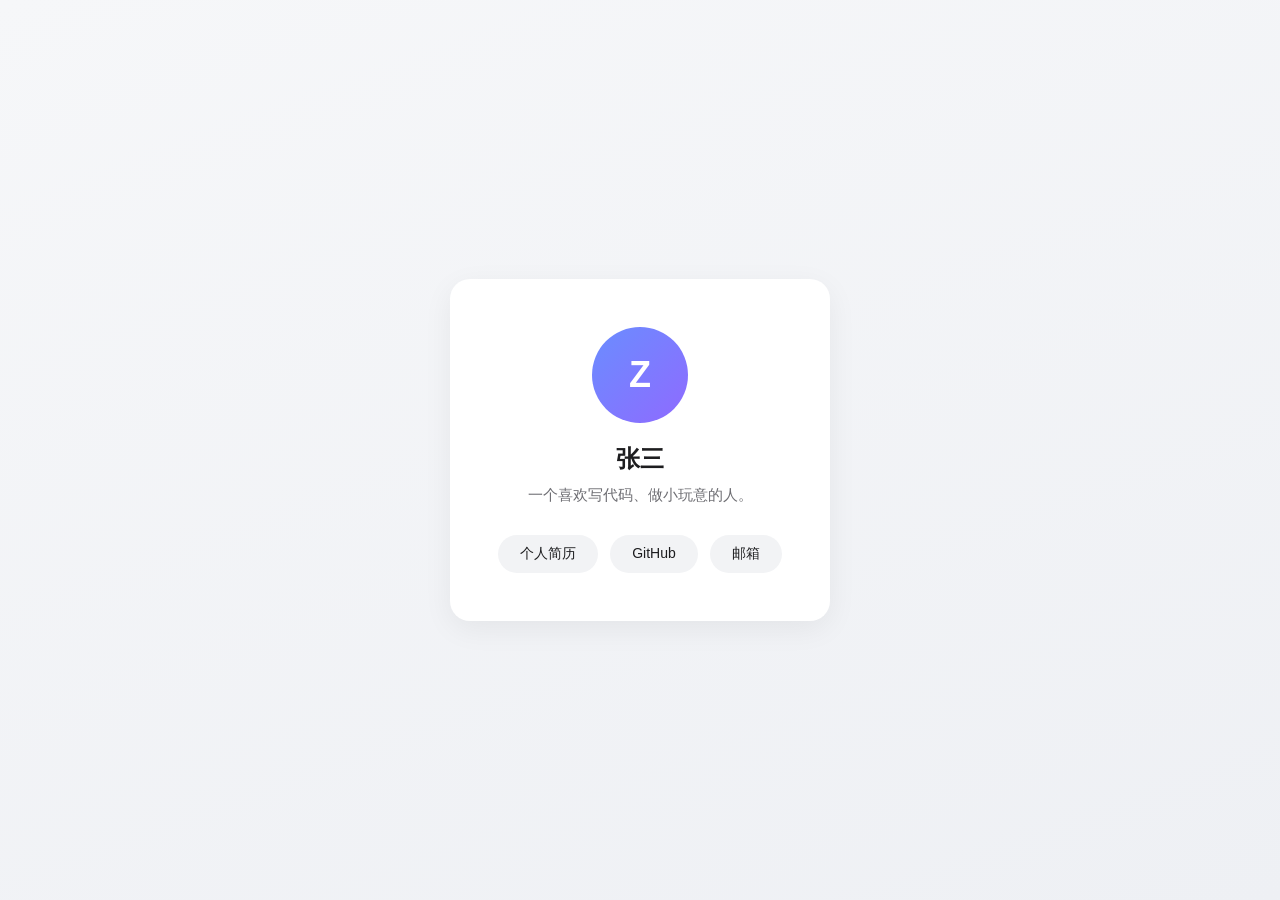
<file: index.html>
<!DOCTYPE html>
<html lang="zh-CN">
<head>
  <meta charset="UTF-8">
  <meta name="viewport" content="width=device-width, initial-scale=1.0">
  <meta name="description" content="张三的个人主页：简介与联系方式。">
  <meta name="color-scheme" content="light dark">
  <meta name="theme-color" media="(prefers-color-scheme: light)" content="#f6f7f9">
  <meta name="theme-color" media="(prefers-color-scheme: dark)" content="#1c1c1e">
  <link rel="icon" href="data:image/svg+xml,%3Csvg xmlns='http://www.w3.org/2000/svg' viewBox='0 0 64 64'%3E%3Cdefs%3E%3ClinearGradient id='g' x1='0' y1='0' x2='1' y2='1'%3E%3Cstop offset='0' stop-color='%236a8dff'/%3E%3Cstop offset='1' stop-color='%238f6aff'/%3E%3C/linearGradient%3E%3C/defs%3E%3Ccircle cx='32' cy='32' r='32' fill='url(%23g)'/%3E%3Ctext x='32' y='42' font-family='sans-serif' font-size='28' font-weight='600' fill='white' text-anchor='middle'%3EZ%3C/text%3E%3C/svg%3E">
  <title>张三 · 个人主页</title>
  <style>
    :root {
      --bg-start: #f6f7f9;
      --bg-end: #eef0f4;
      --card-bg: #ffffff;
      --text: #1d1d1f;
      --text-secondary: #6e6e73;
      --btn-bg: #f2f3f5;
      --btn-hover: #e6e8ec;
      --focus: #6a8dff;
      --shadow: 0 8px 30px rgba(0, 0, 0, 0.06);
    }

    @media (prefers-color-scheme: dark) {
      :root {
        --bg-start: #1c1c1e;
        --bg-end: #141416;
        --card-bg: #2c2c2e;
        --text: #f5f5f7;
        --text-secondary: #a1a1a6;
        --btn-bg: #3a3a3c;
        --btn-hover: #48484a;
        --focus: #8fb0ff;
        --shadow: 0 8px 30px rgba(0, 0, 0, 0.4);
      }
    }

    * {
      margin: 0;
      padding: 0;
      box-sizing: border-box;
    }

    body {
      min-height: 100vh;
      display: flex;
      align-items: center;
      justify-content: center;
      padding: 24px;
      font-family: -apple-system, BlinkMacSystemFont, "Segoe UI", "PingFang SC",
        "Hiragino Sans GB", "Microsoft YaHei", sans-serif;
      background: linear-gradient(160deg, var(--bg-start) 0%, var(--bg-end) 100%);
      color: var(--text);
    }

    .card {
      width: 100%;
      max-width: 380px;
      padding: 48px 32px;
      text-align: center;
      background: var(--card-bg);
      border-radius: 20px;
      box-shadow: var(--shadow);
      animation: rise 0.6s ease both;
    }

    .avatar {
      width: 96px;
      height: 96px;
      margin: 0 auto 20px;
      display: flex;
      align-items: center;
      justify-content: center;
      border-radius: 50%;
      background: linear-gradient(135deg, #6a8dff 0%, #8f6aff 100%);
      color: #fff;
      font-size: 36px;
      font-weight: 600;
      user-select: none;
      transition: transform 0.3s ease;
    }

    .avatar:hover {
      transform: scale(1.04);
    }

    h1 {
      font-size: 24px;
      font-weight: 600;
      letter-spacing: -0.02em;
      margin-bottom: 8px;
    }

    .bio {
      font-size: 15px;
      line-height: 1.6;
      color: var(--text-secondary);
      margin-bottom: 28px;
    }

    .links {
      display: flex;
      justify-content: center;
      gap: 12px;
    }

    .links a {
      padding: 10px 22px;
      font-size: 14px;
      text-decoration: none;
      color: var(--text);
      background: var(--btn-bg);
      border-radius: 999px;
      transition: background 0.2s ease, transform 0.2s ease;
    }

    .links a:hover {
      background: var(--btn-hover);
      transform: translateY(-1px);
    }

    .links a:focus-visible {
      outline: 2px solid var(--focus);
      outline-offset: 2px;
    }

    @keyframes rise {
      from {
        opacity: 0;
        transform: translateY(16px);
      }
      to {
        opacity: 1;
        transform: none;
      }
    }

    @media (prefers-reduced-motion: reduce) {
      .card {
        animation: none;
      }
      .avatar,
      .links a {
        transition: none;
      }
    }

    @media (max-width: 480px) {
      .card {
        padding: 40px 24px;
      }
    }
  </style>
</head>
<body>
  <main class="card">
    <div class="avatar" aria-hidden="true">Z</div>
    <h1>张三</h1>
    <p class="bio">一个喜欢写代码、做小玩意的人。</p>
    <nav class="links">
      <a href="resume.html">个人简历</a>
      <a href="https://github.com/yourname" target="_blank" rel="noopener">GitHub</a>
      <a href="mailto:you@example.com">邮箱</a>
    </nav>
  </main>
</body>
</html>
</file>
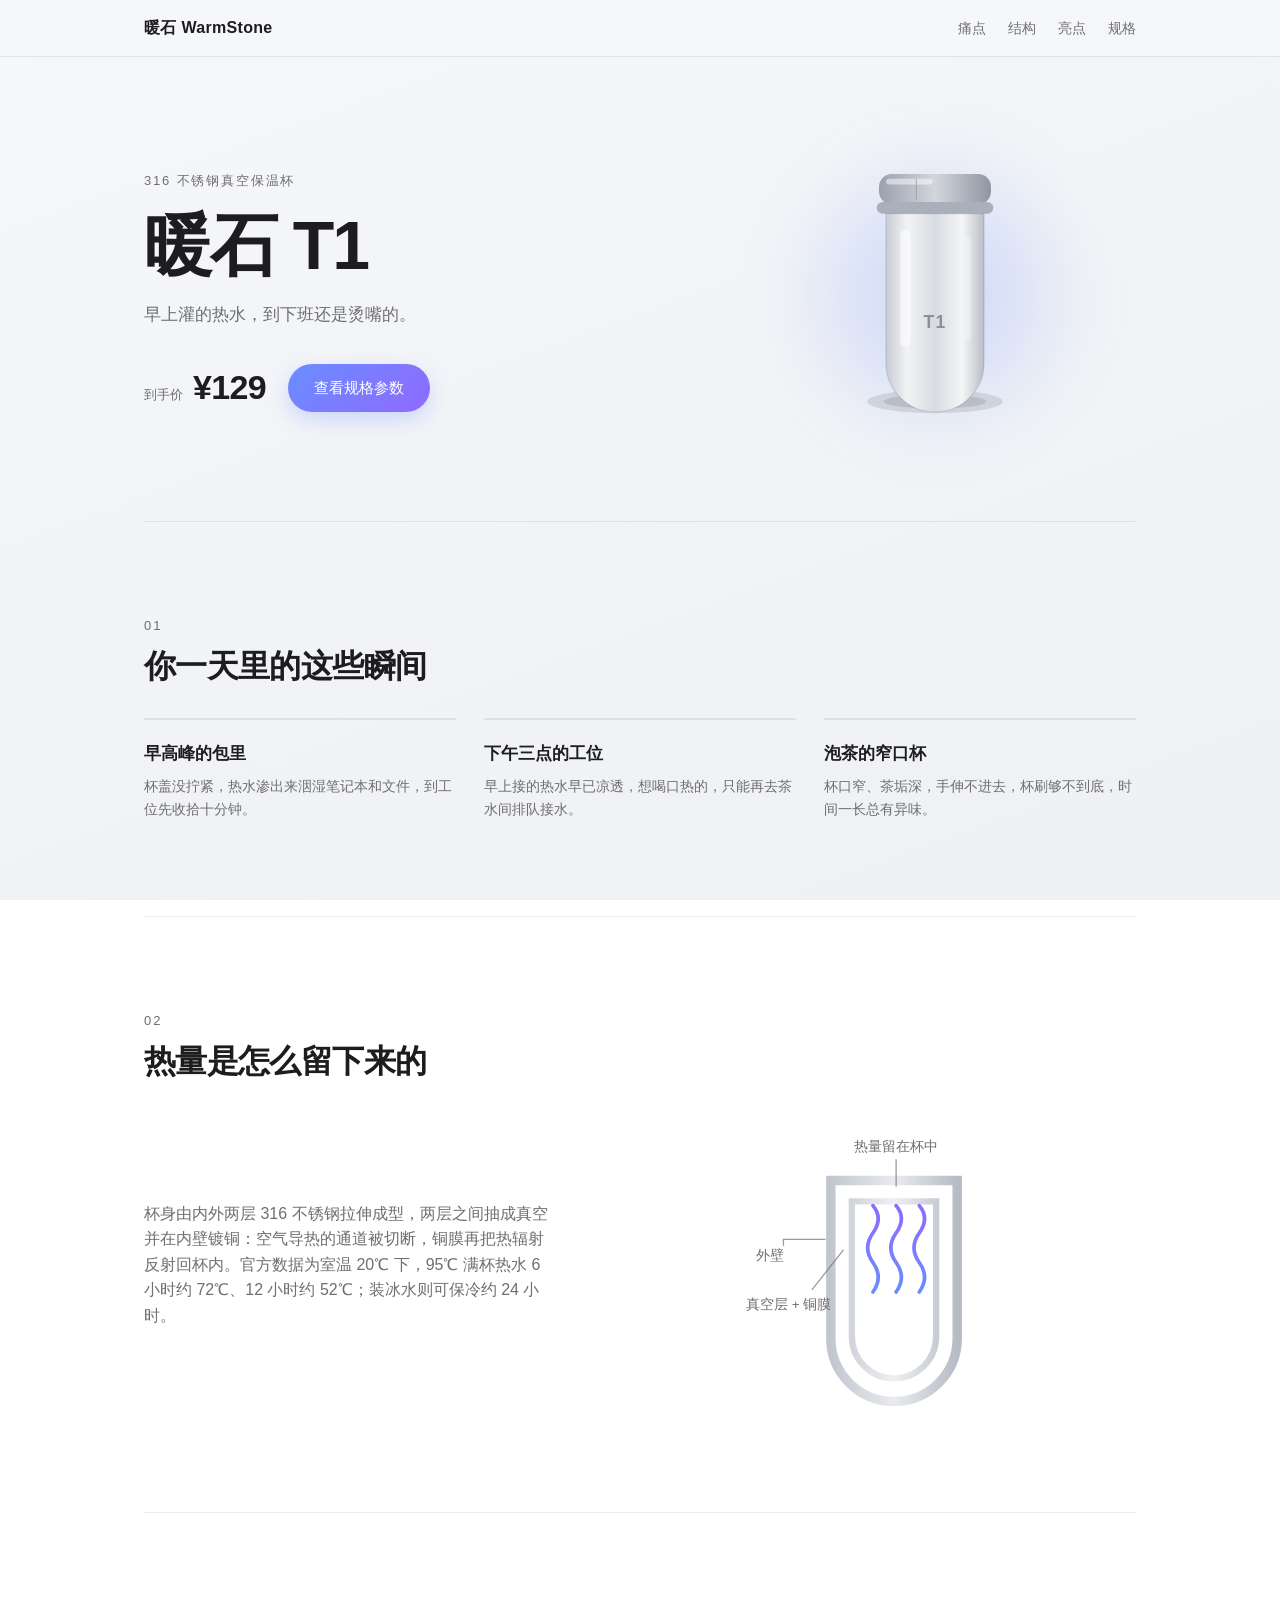
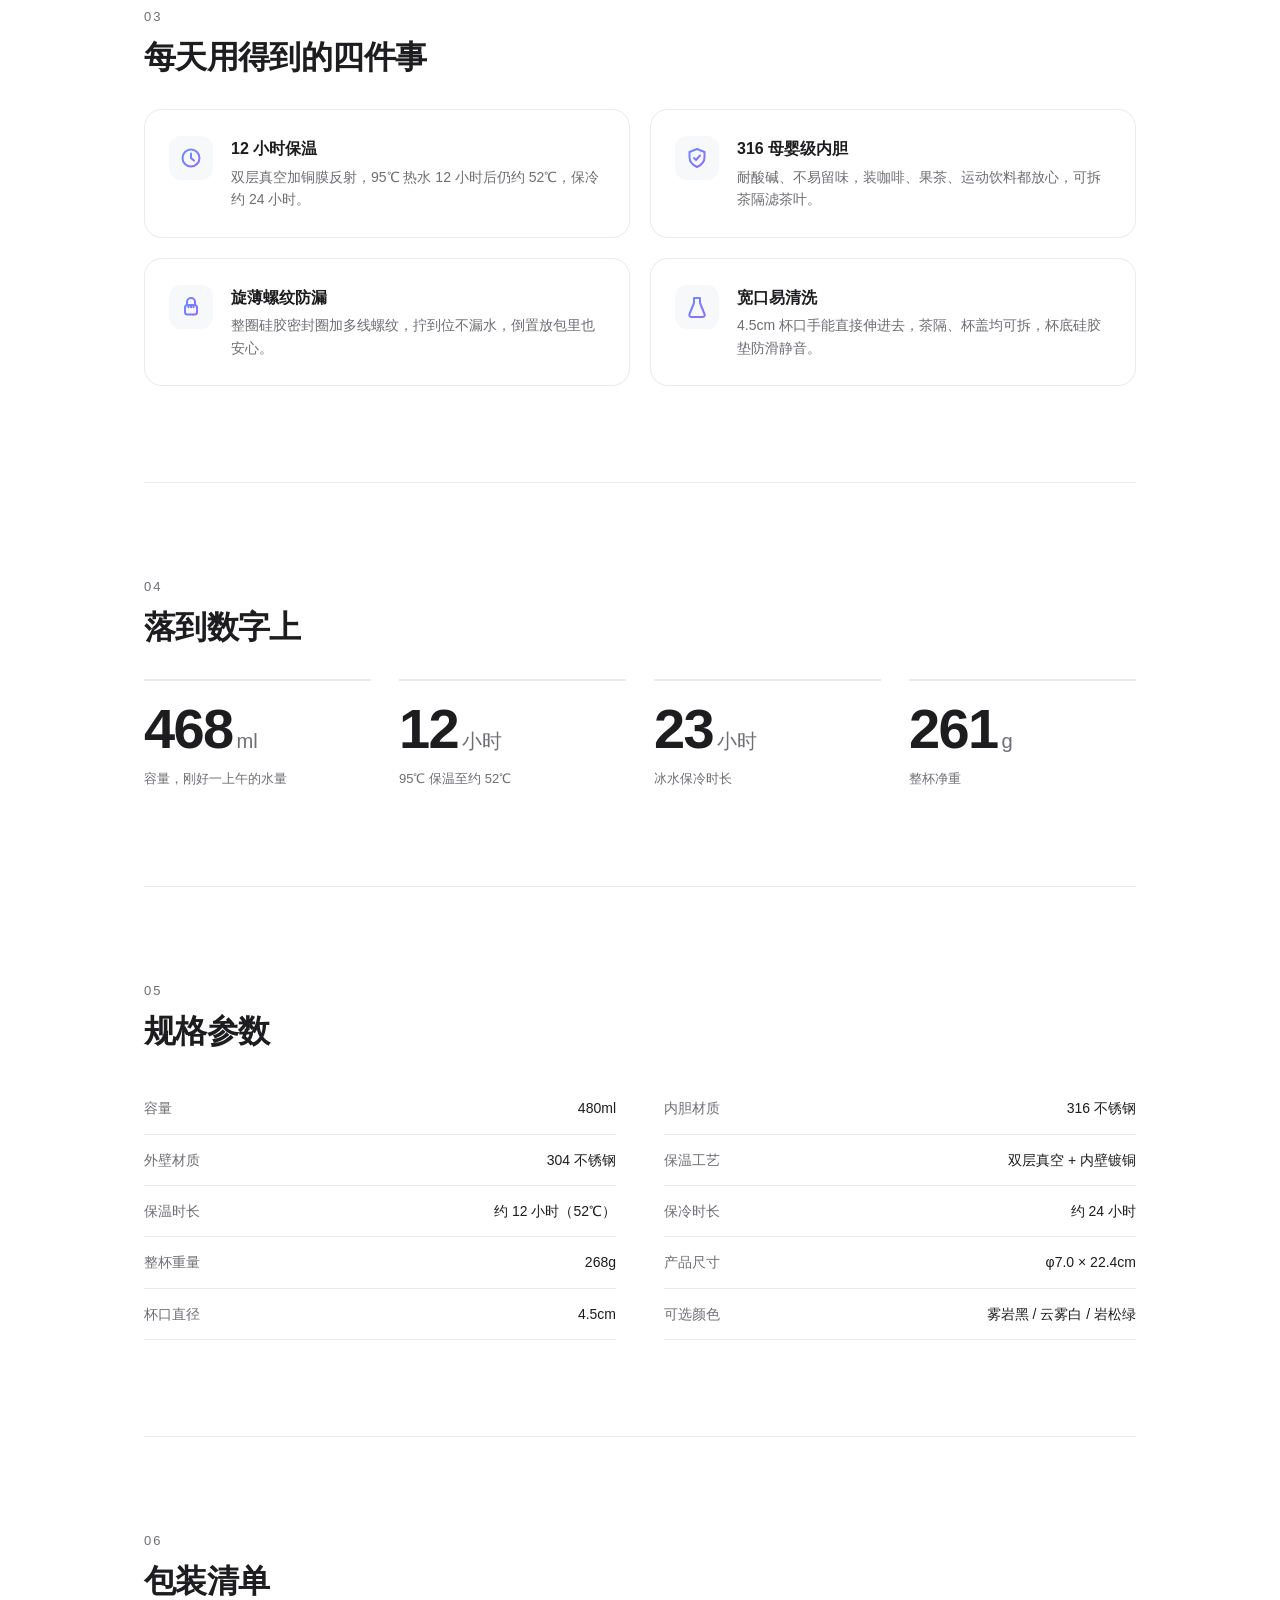
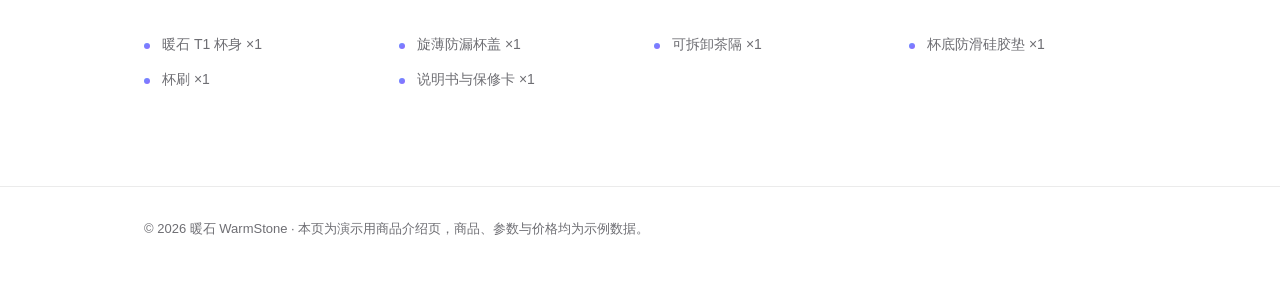
<file: cup.html>
<!DOCTYPE html>
<html lang="zh-CN">
<head>
  <meta charset="UTF-8">
  <meta name="viewport" content="width=device-width, initial-scale=1.0">
  <meta name="description" content="暖石 T1 真空保温杯：316 不锈钢双层真空，12 小时保温、24 小时保冷，480ml 仅重 268g，旋薄防漏杯盖，含结构、数据、规格与包装清单。">
  <meta name="color-scheme" content="light dark">
  <meta name="theme-color" media="(prefers-color-scheme: light)" content="#f6f7f9">
  <meta name="theme-color" media="(prefers-color-scheme: dark)" content="#1c1c1e">
  <link rel="icon" href="data:image/svg+xml,%3Csvg xmlns='http://www.w3.org/2000/svg' viewBox='0 0 64 64'%3E%3Cdefs%3E%3ClinearGradient id='g' x1='0' y1='0' x2='1' y2='1'%3E%3Cstop offset='0' stop-color='%236a8dff'/%3E%3Cstop offset='1' stop-color='%238f6aff'/%3E%3C/linearGradient%3E%3C/defs%3E%3Ccircle cx='32' cy='32' r='32' fill='url(%23g)'/%3E%3Crect x='22' y='14' width='20' height='7' rx='3' fill='white'/%3E%3Cpath d='M23 23 h18 v22 a9 9 0 0 1 -18 0 z' fill='none' stroke='white' stroke-width='3'/%3E%3C/svg%3E">
  <title>暖石 T1 真空保温杯 · 商品介绍</title>
  <link rel="stylesheet" href="common.css">
  <style>
    :root {
      --border: rgba(0, 0, 0, 0.08);
      --bar-bg: rgba(246, 247, 249, 0.82);
      --halo: rgba(106, 141, 255, 0.3);
      --card-bg-soft: rgba(255, 255, 255, 0.6);
      --card-hover-border: rgba(106, 141, 255, 0.35);
      --shadow-card: 0 14px 34px rgba(0, 0, 0, 0.08);
      --shadow-fab: 0 10px 28px rgba(0, 0, 0, 0.14);
      --cup-shadow: rgba(0, 0, 0, 0.12);
      --float-y: -8px;
    }

    @media (prefers-color-scheme: dark) {
      :root {
        --border: rgba(255, 255, 255, 0.1);
        --bar-bg: rgba(28, 28, 30, 0.82);
        --halo: rgba(143, 176, 255, 0.18);
        --card-bg-soft: rgba(255, 255, 255, 0.04);
        --card-hover-border: rgba(143, 176, 255, 0.4);
        --shadow-card: 0 16px 40px rgba(0, 0, 0, 0.5);
        --shadow-fab: 0 10px 28px rgba(0, 0, 0, 0.55);
        --cup-shadow: rgba(0, 0, 0, 0.55);
      }
    }

    html {
      scroll-behavior: smooth;
      scroll-padding-top: 72px;
    }

    body {
      line-height: 1.6;
      background-attachment: fixed;
    }

    .wrap {
      width: 100%;
      max-width: 1040px;
      margin: 0 auto;
      padding: 0 24px;
    }

    .topbar {
      position: sticky;
      top: 0;
      z-index: 10;
      background: var(--bar-bg);
      backdrop-filter: blur(12px);
      border-bottom: 1px solid var(--border);
    }

    .topbar-inner {
      height: 56px;
      display: flex;
      align-items: center;
      justify-content: space-between;
      gap: 16px;
    }

    .brand {
      font-size: 16px;
      font-weight: 600;
      letter-spacing: 0.02em;
      text-decoration: none;
      color: var(--text);
      white-space: nowrap;
    }

    .anchors {
      display: flex;
      gap: 22px;
    }

    .anchors a {
      font-size: 14px;
      text-decoration: none;
      color: var(--text-secondary);
      transition: color 0.2s ease;
    }

    .anchors a:hover,
    .anchors a[aria-current="true"] {
      color: var(--text);
    }

    .anchors a[aria-current="true"] {
      font-weight: 600;
    }

    a:focus-visible {
      outline: 2px solid var(--focus);
      outline-offset: 3px;
      border-radius: 4px;
    }

    .hero {
      position: relative;
      overflow: hidden;
      display: grid;
      grid-template-columns: 1.15fr 0.85fr;
      gap: 48px;
      align-items: center;
      padding: 96px 0 88px;
    }

    .eyebrow {
      font-size: 13px;
      letter-spacing: 0.14em;
      color: var(--text-secondary);
      margin-bottom: 18px;
    }

    .hero h1 {
      font-size: clamp(40px, 6.5vw, 68px);
      font-weight: 600;
      letter-spacing: -0.03em;
      line-height: 1.05;
      margin-bottom: 20px;
    }

    .lede {
      max-width: 32ch;
      font-size: 17px;
      color: var(--text-secondary);
      margin-bottom: 32px;
    }

    .hero-meta {
      display: flex;
      align-items: center;
      flex-wrap: wrap;
      gap: 22px;
    }

    .price {
      display: flex;
      align-items: baseline;
      gap: 10px;
    }

    .price-label {
      font-size: 13px;
      color: var(--text-secondary);
    }

    .price strong {
      font-size: clamp(28px, 3vw, 34px);
      font-weight: 600;
      letter-spacing: -0.02em;
      font-variant-numeric: tabular-nums;
    }

    .cta {
      display: inline-block;
      padding: 12px 26px;
      font-size: 15px;
      font-weight: 500;
      text-decoration: none;
      color: #ffffff;
      background: linear-gradient(135deg, #6a8dff 0%, #8f6aff 100%);
      border-radius: 999px;
      box-shadow: 0 8px 20px rgba(106, 141, 255, 0.28);
      transition: transform 0.18s ease, box-shadow 0.18s ease;
    }

    .cta:hover {
      transform: translateY(-2px);
      box-shadow: 0 12px 26px rgba(106, 141, 255, 0.36);
    }

    .cta:active {
      transform: translateY(0) scale(0.98);
      box-shadow: 0 4px 12px rgba(106, 141, 255, 0.3);
    }

    .hero-visual {
      position: relative;
      display: flex;
      align-items: center;
      justify-content: center;
    }

    .hero-visual::before {
      content: "";
      position: absolute;
      width: 118%;
      aspect-ratio: 1;
      background: radial-gradient(closest-side, var(--halo), transparent 70%);
      filter: blur(24px);
      pointer-events: none;
      animation: haloBreath 5s ease-in-out infinite;
    }

    @keyframes haloBreath {
      0%, 100% { opacity: 0.75; transform: scale(0.96); }
      50% { opacity: 1; transform: scale(1.04); }
    }

    .hero-visual svg {
      position: relative;
      width: 100%;
      max-width: 280px;
      height: auto;
      animation: cupFloat 4.5s ease-in-out infinite;
    }

    @keyframes cupFloat {
      0%, 100% { transform: translateY(0); }
      50% { transform: translateY(var(--float-y)); }
    }

    /* 杯口蒸汽 */
    .steam {
      fill: none;
      stroke: #9aa0ad;
      stroke-width: 2.5;
      stroke-linecap: round;
      opacity: 0;
      transform-box: fill-box;
      transform-origin: center;
      animation: steamRise 2.8s ease-in-out infinite;
    }

    .steam.s2 { animation-delay: 0.6s; }
    .steam.s3 { animation-delay: 1.2s; }

    @keyframes steamRise {
      0% { opacity: 0; transform: translateY(6px); }
      25% { opacity: 0.7; }
      100% { opacity: 0; transform: translateY(-6px); }
    }

    main {
      counter-reset: section;
    }

    .section {
      counter-increment: section;
      padding: 96px 0;
      border-top: 1px solid var(--border);
    }

    .section h2 {
      font-size: clamp(24px, 3.2vw, 32px);
      font-weight: 600;
      letter-spacing: -0.02em;
      line-height: 1.25;
      margin-bottom: 32px;
    }

    .section h2::before {
      content: counter(section, decimal-leading-zero);
      display: block;
      font-size: 13px;
      font-weight: 500;
      letter-spacing: 0.16em;
      color: var(--text-secondary);
      margin-bottom: 12px;
    }

    .pains {
      list-style: none;
      display: grid;
      grid-template-columns: repeat(3, minmax(0, 1fr));
      gap: 28px;
    }

    .pain {
      padding-top: 20px;
      border-top: 2px solid var(--border);
    }

    .pain-where {
      font-size: 17px;
      font-weight: 600;
      margin-bottom: 8px;
    }

    .pain-text {
      font-size: 14px;
      color: var(--text-secondary);
    }

    .structure {
      display: grid;
      grid-template-columns: 1.1fr 0.9fr;
      gap: 56px;
      align-items: center;
    }

    .structure-text p {
      font-size: 16px;
      color: var(--text-secondary);
      max-width: 46ch;
    }

    .structure-visual svg {
      width: 100%;
      height: auto;
    }

    .structure-visual text {
      font-size: 13px;
      fill: var(--text-secondary);
    }

    .structure-visual .leader {
      stroke: var(--text-secondary);
    }

    .features {
      list-style: none;
      display: grid;
      grid-template-columns: repeat(2, minmax(0, 1fr));
      gap: 20px;
    }

    .feature {
      display: flex;
      gap: 18px;
      padding: 26px 24px;
      background: var(--card-bg-soft);
      border: 1px solid var(--border);
      border-radius: 18px;
      transition: transform 0.22s ease, box-shadow 0.22s ease, border-color 0.22s ease;
    }

    .feature:hover {
      transform: translateY(-3px);
      box-shadow: var(--shadow-card);
      border-color: var(--card-hover-border);
    }

    .feature-icon {
      flex: none;
      width: 44px;
      height: 44px;
      display: flex;
      align-items: center;
      justify-content: center;
      border-radius: 12px;
      background: var(--bar-bg);
      transition: background 0.22s ease;
    }

    .feature:hover .feature-icon {
      background: rgba(106, 141, 255, 0.14);
    }

    .feature-icon svg {
      width: 24px;
      height: 24px;
    }

    .feature h3 {
      font-size: 16px;
      font-weight: 600;
      margin-bottom: 4px;
    }

    .feature p {
      font-size: 14px;
      color: var(--text-secondary);
    }

    .stats {
      list-style: none;
      display: grid;
      grid-template-columns: repeat(4, minmax(0, 1fr));
      gap: 28px;
    }

    .stats li {
      padding-top: 20px;
      border-top: 2px solid var(--border);
    }

    .stat-value {
      font-size: clamp(36px, 5vw, 56px);
      font-weight: 600;
      letter-spacing: -0.03em;
      line-height: 1;
      font-variant-numeric: tabular-nums;
    }

    .stat-value small {
      font-size: 0.36em;
      font-weight: 500;
      letter-spacing: 0;
      margin-left: 4px;
      color: var(--text-secondary);
    }

    .stat-label {
      margin-top: 12px;
      font-size: 13px;
      color: var(--text-secondary);
    }

    .specs {
      display: grid;
      grid-template-columns: repeat(2, minmax(0, 1fr));
      gap: 0 48px;
    }

    .specs > div {
      display: flex;
      align-items: baseline;
      justify-content: space-between;
      gap: 16px;
      padding: 14px 0;
      border-bottom: 1px solid var(--border);
    }

    .specs dt {
      flex: none;
      font-size: 14px;
      color: var(--text-secondary);
    }

    .specs dd {
      font-size: 14px;
      text-align: right;
    }

    .box-list {
      list-style: none;
      display: grid;
      grid-template-columns: repeat(auto-fill, minmax(220px, 1fr));
      gap: 12px 28px;
    }

    .box-list li {
      position: relative;
      padding-left: 18px;
      font-size: 14px;
      color: var(--text-secondary);
    }

    .box-list li::before {
      content: "";
      position: absolute;
      left: 0;
      top: 10px;
      width: 6px;
      height: 6px;
      border-radius: 50%;
      background: linear-gradient(135deg, #6a8dff 0%, #8f6aff 100%);
    }

    .footer {
      padding: 32px 0 48px;
      border-top: 1px solid var(--border);
      font-size: 13px;
      color: var(--text-secondary);
    }

    /* 回到顶部 */
    .to-top {
      position: fixed;
      right: 28px;
      bottom: 28px;
      z-index: 20;
      width: 46px;
      height: 46px;
      display: flex;
      align-items: center;
      justify-content: center;
      border-radius: 50%;
      border: 1px solid var(--border);
      background: var(--card-bg);
      color: var(--text);
      box-shadow: var(--shadow-fab);
      cursor: pointer;
      opacity: 0;
      transform: translateY(8px) scale(0.92);
      transition: opacity 0.25s ease, transform 0.25s ease;
    }

    .to-top.is-show {
      opacity: 1;
      transform: none;
    }

    .to-top svg {
      width: 20px;
      height: 20px;
    }

    /* 入场动画：.reveal 由脚本添加，脚本未执行时内容照常可见 */
    .reveal {
      opacity: 0;
      transform: translateY(18px);
      transition: opacity 0.6s ease, transform 0.6s ease;
    }

    .reveal.is-visible {
      opacity: 1;
      transform: none;
    }

    @media (prefers-reduced-motion: reduce) {
      html {
        scroll-behavior: auto;
      }
      .reveal {
        opacity: 1;
        transform: none;
        transition: none;
      }
      .anchors a,
      .cta,
      .feature,
      .feature-icon,
      .to-top {
        transition: none;
      }

      .hero-visual::before,
      .hero-visual svg,
      .steam {
        animation: none;
      }

      .steam {
        opacity: 0;
      }
    }

    @media (max-width: 900px) {
      .hero {
        grid-template-columns: 1fr;
        gap: 40px;
        padding: 64px 0 56px;
      }

      .hero-visual {
        max-width: 400px;
      }

      .structure {
        grid-template-columns: 1fr;
        gap: 40px;
      }

      .pains {
        grid-template-columns: 1fr;
        gap: 20px;
      }

      .stats {
        grid-template-columns: repeat(2, minmax(0, 1fr));
        gap: 24px;
      }

      .specs {
        grid-template-columns: 1fr;
      }

      .section {
        padding: 64px 0;
      }
    }

    @media (max-width: 480px) {
      .hero-visual {
        --float-y: -4px;
      }

      .hero-visual svg {
        max-width: 200px;
      }

      .to-top {
        right: 18px;
        bottom: 18px;
      }

      .features {
        grid-template-columns: 1fr;
      }

      .anchors {
        gap: 14px;
      }

      .anchors a {
        font-size: 13px;
      }

      .specs dd {
        text-align: left;
      }
    }
  </style>
</head>
<body>
  <header class="topbar">
    <div class="wrap topbar-inner">
      <a class="brand" href="#top">暖石 WarmStone</a>
      <nav class="anchors" aria-label="页面导航">
        <a href="#pain">痛点</a>
        <a href="#structure">结构</a>
        <a href="#features">亮点</a>
        <a href="#specs">规格</a>
      </nav>
    </div>
  </header>

  <main>
    <div class="wrap">
      <section class="hero" id="top">
        <div class="hero-text">
          <p class="eyebrow">316 不锈钢真空保温杯</p>
          <h1>暖石 T1</h1>
          <p class="lede">早上灌的热水，到下班还是烫嘴的。</p>
          <div class="hero-meta">
            <p class="price">
              <span class="price-label">到手价</span>
              <strong>¥129</strong>
            </p>
            <a class="cta" href="#specs">查看规格参数</a>
          </div>
        </div>
        <div class="hero-visual" aria-hidden="true">
          <svg viewBox="0 0 240 240" role="presentation" focusable="false">
            <defs>
              <linearGradient id="cupMetal" x1="0" y1="0" x2="1" y2="0">
                <stop offset="0" stop-color="#c9ccd4"></stop>
                <stop offset="0.22" stop-color="#f2f3f5"></stop>
                <stop offset="0.5" stop-color="#d8dbe1"></stop>
                <stop offset="0.78" stop-color="#f4f5f7"></stop>
                <stop offset="1" stop-color="#b9bdc6"></stop>
              </linearGradient>
              <linearGradient id="cupLid" x1="0" y1="0" x2="1" y2="0">
                <stop offset="0" stop-color="#9aa0ad"></stop>
                <stop offset="0.5" stop-color="#d3d6dd"></stop>
                <stop offset="1" stop-color="#8f95a2"></stop>
              </linearGradient>
            </defs>
            <!-- 杯底柔和投影 -->
            <ellipse cx="120" cy="213" rx="58" ry="10" fill="#000000" opacity="0.1"></ellipse>
            <ellipse cx="120" cy="213" rx="44" ry="6" fill="#000000" opacity="0.1"></ellipse>
            <!-- 上升蒸汽 -->
            <path class="steam s1" d="M108 16 q 5 -5 0 -9 q -5 -4 0 -6"></path>
            <path class="steam s2" d="M120 15 q 5 -5 0 -9 q -5 -4 0 -5"></path>
            <path class="steam s3" d="M132 16 q 5 -5 0 -9 q -5 -4 0 -6"></path>
            <g class="cup-body">
              <!-- 杯盖：顶盖 + 按扣分隔线 -->
              <rect x="72" y="18" width="96" height="26" rx="11" fill="url(#cupLid)"></rect>
              <rect x="78" y="22" width="40" height="5" rx="2.5" fill="#ffffff" opacity="0.5"></rect>
              <line x1="104" y1="22" x2="104" y2="40" stroke="#8f95a2" stroke-width="1" opacity="0.6"></line>
              <!-- 密封圈 -->
              <rect x="70" y="42" width="100" height="10" rx="5" fill="#aab0bb"></rect>
              <!-- 杯身：纵向金属高光带 -->
              <path d="M78 52 h84 v128 a42 42 0 0 1 -84 0 z" fill="url(#cupMetal)" stroke="rgba(0,0,0,0.12)" stroke-width="1"></path>
              <rect x="90" y="66" width="9" height="100" rx="4.5" fill="#ffffff" opacity="0.55"></rect>
              <rect x="146" y="72" width="5" height="88" rx="2.5" fill="#ffffff" opacity="0.3"></rect>
              <text x="120" y="150" text-anchor="middle" font-family="sans-serif" font-size="15" font-weight="600" fill="#8a8f99" letter-spacing="1">T1</text>
            </g>
          </svg>
        </div>
      </section>

      <section class="section" id="pain">
        <h2>你一天里的这些瞬间</h2>
        <ul class="pains">
          <li class="pain">
            <p class="pain-where">早高峰的包里</p>
            <p class="pain-text">杯盖没拧紧，热水渗出来洇湿笔记本和文件，到工位先收拾十分钟。</p>
          </li>
          <li class="pain">
            <p class="pain-where">下午三点的工位</p>
            <p class="pain-text">早上接的热水早已凉透，想喝口热的，只能再去茶水间排队接水。</p>
          </li>
          <li class="pain">
            <p class="pain-where">泡茶的窄口杯</p>
            <p class="pain-text">杯口窄、茶垢深，手伸不进去，杯刷够不到底，时间一长总有异味。</p>
          </li>
        </ul>
      </section>

      <section class="section" id="structure">
        <h2>热量是怎么留下来的</h2>
        <div class="structure">
          <div class="structure-text">
            <p>杯身由内外两层 316 不锈钢拉伸成型，两层之间抽成真空并在内壁镀铜：空气导热的通道被切断，铜膜再把热辐射反射回杯内。官方数据为室温 20℃ 下，95℃ 满杯热水 6 小时约 72℃、12 小时约 52℃；装冰水则可保冷约 24 小时。</p>
          </div>
          <div class="structure-visual" aria-hidden="true">
            <svg viewBox="0 0 400 280" role="presentation" focusable="false">
              <defs>
                <linearGradient id="wall" x1="0" y1="0" x2="1" y2="0">
                  <stop offset="0" stop-color="#c2c6cf"></stop>
                  <stop offset="0.5" stop-color="#e9ebef"></stop>
                  <stop offset="1" stop-color="#b6bbc5"></stop>
                </linearGradient>
                <linearGradient id="heat" x1="0" y1="1" x2="0" y2="0">
                  <stop offset="0" stop-color="#6a8dff"></stop>
                  <stop offset="1" stop-color="#8f6aff"></stop>
                </linearGradient>
              </defs>
              <!-- 双层 U 形杯壁剖面 -->
              <path d="M110 64 h120 v150 a60 60 0 0 1 -120 0 z" fill="none" stroke="url(#wall)" stroke-width="9"></path>
              <path d="M130 84 h80 v128 a40 40 0 0 1 -80 0 z" fill="none" stroke="url(#wall)" stroke-width="6" opacity="0.75"></path>
              <!-- 杯内热气 -->
              <g fill="none" stroke="url(#heat)" stroke-width="3.5" stroke-linecap="round">
                <path d="M150 170 q 10 -14 0 -28 t 0 -28 t 0 -26"></path>
                <path d="M172 170 q 10 -14 0 -28 t 0 -28 t 0 -26"></path>
                <path d="M194 170 q 10 -14 0 -28 t 0 -28 t 0 -26"></path>
              </g>
              <!-- 引线与标注 -->
              <g class="leader" stroke-width="1.2" fill="none" opacity="0.7">
                <path d="M105 120 h-40 v6"></path>
                <path d="M122 130 l-30 38"></path>
                <path d="M172 70 v-26"></path>
              </g>
              <g text-anchor="middle">
                <text x="52" y="140">外壁</text>
                <text x="70" y="186">真空层 + 铜膜</text>
                <text x="172" y="36">热量留在杯中</text>
              </g>
            </svg>
          </div>
        </div>
      </section>

      <section class="section" id="features">
        <h2>每天用得到的四件事</h2>
        <ul class="features">
          <li class="feature">
            <div class="feature-icon" aria-hidden="true">
              <svg viewBox="0 0 24 24" role="presentation" focusable="false">
                <defs>
                  <linearGradient id="featGrad" x1="0" y1="0" x2="1" y2="1">
                    <stop offset="0" stop-color="#6a8dff"></stop>
                    <stop offset="1" stop-color="#8f6aff"></stop>
                  </linearGradient>
                </defs>
                <circle cx="12" cy="12" r="8.5" fill="none" stroke="url(#featGrad)" stroke-width="2"></circle>
                <path d="M12 7.5 V12 l3 2.5" fill="none" stroke="url(#featGrad)" stroke-width="2" stroke-linecap="round"></path>
              </svg>
            </div>
            <div>
              <h3>12 小时保温</h3>
              <p>双层真空加铜膜反射，95℃ 热水 12 小时后仍约 52℃，保冷约 24 小时。</p>
            </div>
          </li>
          <li class="feature">
            <div class="feature-icon" aria-hidden="true">
              <svg viewBox="0 0 24 24" role="presentation" focusable="false">
                <path d="M12 3 l7.5 3 v5 c0 4.6 -3.2 8.2 -7.5 10 -4.3 -1.8 -7.5 -5.4 -7.5 -10 v-5 z" fill="none" stroke="url(#featGrad)" stroke-width="2" stroke-linejoin="round"></path>
                <path d="M9 12 l2 2 4 -4.5" fill="none" stroke="url(#featGrad)" stroke-width="2" stroke-linecap="round" stroke-linejoin="round"></path>
              </svg>
            </div>
            <div>
              <h3>316 母婴级内胆</h3>
              <p>耐酸碱、不易留味，装咖啡、果茶、运动饮料都放心，可拆茶隔滤茶叶。</p>
            </div>
          </li>
          <li class="feature">
            <div class="feature-icon" aria-hidden="true">
              <svg viewBox="0 0 24 24" role="presentation" focusable="false">
                <path d="M8 10 V7 a4 4 0 0 1 8 0 v3" fill="none" stroke="url(#featGrad)" stroke-width="2" stroke-linecap="round"></path>
                <rect x="6" y="10" width="12" height="9.5" rx="2.5" fill="none" stroke="url(#featGrad)" stroke-width="2"></rect>
                <path d="M9.5 10 v2.2 M12 10 v2.2 M14.5 10 v2.2" stroke="url(#featGrad)" stroke-width="2" stroke-linecap="round"></path>
              </svg>
            </div>
            <div>
              <h3>旋薄螺纹防漏</h3>
              <p>整圈硅胶密封圈加多线螺纹，拧到位不漏水，倒置放包里也安心。</p>
            </div>
          </li>
          <li class="feature">
            <div class="feature-icon" aria-hidden="true">
              <svg viewBox="0 0 24 24" role="presentation" focusable="false">
                <path d="M9 3 h6 v5 l4.5 11 a2 2 0 0 1 -1.8 3 h-11.4 a2 2 0 0 1 -1.8 -3 l4.5 -11 z" fill="none" stroke="url(#featGrad)" stroke-width="2" stroke-linejoin="round"></path>
                <path d="M9 8 h6" stroke="url(#featGrad)" stroke-width="2" stroke-linecap="round"></path>
              </svg>
            </div>
            <div>
              <h3>宽口易清洗</h3>
              <p>4.5cm 杯口手能直接伸进去，茶隔、杯盖均可拆，杯底硅胶垫防滑静音。</p>
            </div>
          </li>
        </ul>
      </section>

      <section class="section" id="data">
        <h2>落到数字上</h2>
        <ul class="stats">
          <li>
            <p class="stat-value"><span class="count" data-count="480">480</span><small>ml</small></p>
            <p class="stat-label">容量，刚好一上午的水量</p>
          </li>
          <li>
            <p class="stat-value"><span class="count" data-count="12">12</span><small>小时</small></p>
            <p class="stat-label">95℃ 保温至约 52℃</p>
          </li>
          <li>
            <p class="stat-value"><span class="count" data-count="24">24</span><small>小时</small></p>
            <p class="stat-label">冰水保冷时长</p>
          </li>
          <li>
            <p class="stat-value"><span class="count" data-count="268">268</span><small>g</small></p>
            <p class="stat-label">整杯净重</p>
          </li>
        </ul>
      </section>

      <section class="section" id="specs">
        <h2>规格参数</h2>
        <dl class="specs">
          <div>
            <dt>容量</dt>
            <dd>480ml</dd>
          </div>
          <div>
            <dt>内胆材质</dt>
            <dd>316 不锈钢</dd>
          </div>
          <div>
            <dt>外壁材质</dt>
            <dd>304 不锈钢</dd>
          </div>
          <div>
            <dt>保温工艺</dt>
            <dd>双层真空 + 内壁镀铜</dd>
          </div>
          <div>
            <dt>保温时长</dt>
            <dd>约 12 小时（52℃）</dd>
          </div>
          <div>
            <dt>保冷时长</dt>
            <dd>约 24 小时</dd>
          </div>
          <div>
            <dt>整杯重量</dt>
            <dd>268g</dd>
          </div>
          <div>
            <dt>产品尺寸</dt>
            <dd>φ7.0 × 22.4cm</dd>
          </div>
          <div>
            <dt>杯口直径</dt>
            <dd>4.5cm</dd>
          </div>
          <div>
            <dt>可选颜色</dt>
            <dd>雾岩黑 / 云雾白 / 岩松绿</dd>
          </div>
        </dl>
      </section>

      <section class="section" id="box">
        <h2>包装清单</h2>
        <ul class="box-list">
          <li>暖石 T1 杯身 ×1</li>
          <li>旋薄防漏杯盖 ×1</li>
          <li>可拆卸茶隔 ×1</li>
          <li>杯底防滑硅胶垫 ×1</li>
          <li>杯刷 ×1</li>
          <li>说明书与保修卡 ×1</li>
        </ul>
      </section>
    </div>
  </main>

  <footer class="footer">
    <div class="wrap">© 2026 暖石 WarmStone · 本页为演示用商品介绍页，商品、参数与价格均为示例数据。</div>
  </footer>

  <button class="to-top" type="button" aria-label="回到顶部" hidden>
    <svg viewBox="0 0 24 24" role="presentation" focusable="false">
      <path d="M6 14l6-6 6 6" fill="none" stroke="currentColor" stroke-width="2" stroke-linecap="round" stroke-linejoin="round"></path>
    </svg>
  </button>

  <script>
    (function () {
      var canObserve = 'IntersectionObserver' in window;
      var reduceMotion = window.matchMedia('(prefers-reduced-motion: reduce)').matches;

      // 回到顶部：滚动超过约一屏时淡入
      var toTop = document.querySelector('.to-top');
      if (toTop) {
        toTop.removeAttribute('hidden');
        var toggleTop = function () {
          toTop.classList.toggle('is-show', window.scrollY > window.innerHeight * 0.8);
        };
        window.addEventListener('scroll', toggleTop, { passive: true });
        toggleTop();
        toTop.addEventListener('click', function () {
          window.scrollTo({ top: 0, behavior: reduceMotion ? 'auto' : 'smooth' });
        });
      }

      if (!canObserve || reduceMotion) return;

      var targets = [].slice.call(document.querySelectorAll('.hero, main .section'));
      var links = [].slice.call(document.querySelectorAll('.anchors a'));

      // 滚动进场：.reveal 由脚本添加，脚本不执行时页面照常完整可见
      var revealObserver = new IntersectionObserver(function (entries) {
        entries.forEach(function (entry) {
          if (!entry.isIntersecting) return;
          entry.target.classList.add('is-visible');
          revealObserver.unobserve(entry.target);
        });
      }, { rootMargin: '0px 0px -10% 0px', threshold: 0.08 });

      targets.forEach(function (el) {
        el.classList.add('reveal');
        revealObserver.observe(el);
      });

      var navTargets = [].slice.call(document.querySelectorAll('main .section[id]'));
      var onScreen = [];

      var navObserver = new IntersectionObserver(function (entries) {
        entries.forEach(function (entry) {
          var i = onScreen.indexOf(entry.target);
          if (entry.isIntersecting && i === -1) onScreen.push(entry.target);
          if (!entry.isIntersecting && i > -1) onScreen.splice(i, 1);
        });

        var bandY = window.innerHeight / 2;
        var current = null;
        onScreen.forEach(function (el) {
          var r = el.getBoundingClientRect();
          if (r.top <= bandY && r.bottom >= bandY) current = el;
        });

        links.forEach(function (link) {
          if (current && link.getAttribute('href') === '#' + current.id) {
            link.setAttribute('aria-current', 'true');
          } else {
            link.removeAttribute('aria-current');
          }
        });
      }, { rootMargin: '-45% 0px -45% 0px' });

      navTargets.forEach(function (el) { navObserver.observe(el); });

      // 数据计数：进入视口后从 0 增长到终值
      var counters = [].slice.call(document.querySelectorAll('.count'));
      var easeOutCubic = function (t) { return 1 - Math.pow(1 - t, 3); };

      var runCount = function (el) {
        var target = parseInt(el.getAttribute('data-count'), 10) || 0;
        var duration = 900;
        var start = null;
        var step = function (now) {
          if (start === null) start = now;
          var t = Math.min((now - start) / duration, 1);
          el.textContent = String(Math.round(target * easeOutCubic(t)));
          if (t < 1) {
            requestAnimationFrame(step);
          } else {
            el.textContent = String(target);
          }
        };
        requestAnimationFrame(step);
      };

      var countObserver = new IntersectionObserver(function (entries) {
        entries.forEach(function (entry) {
          if (!entry.isIntersecting) return;
          runCount(entry.target);
          countObserver.unobserve(entry.target);
        });
      }, { threshold: 0.4 });

      counters.forEach(function (el) { countObserver.observe(el); });
    })();
  </script>
</body>
</html>
</file>
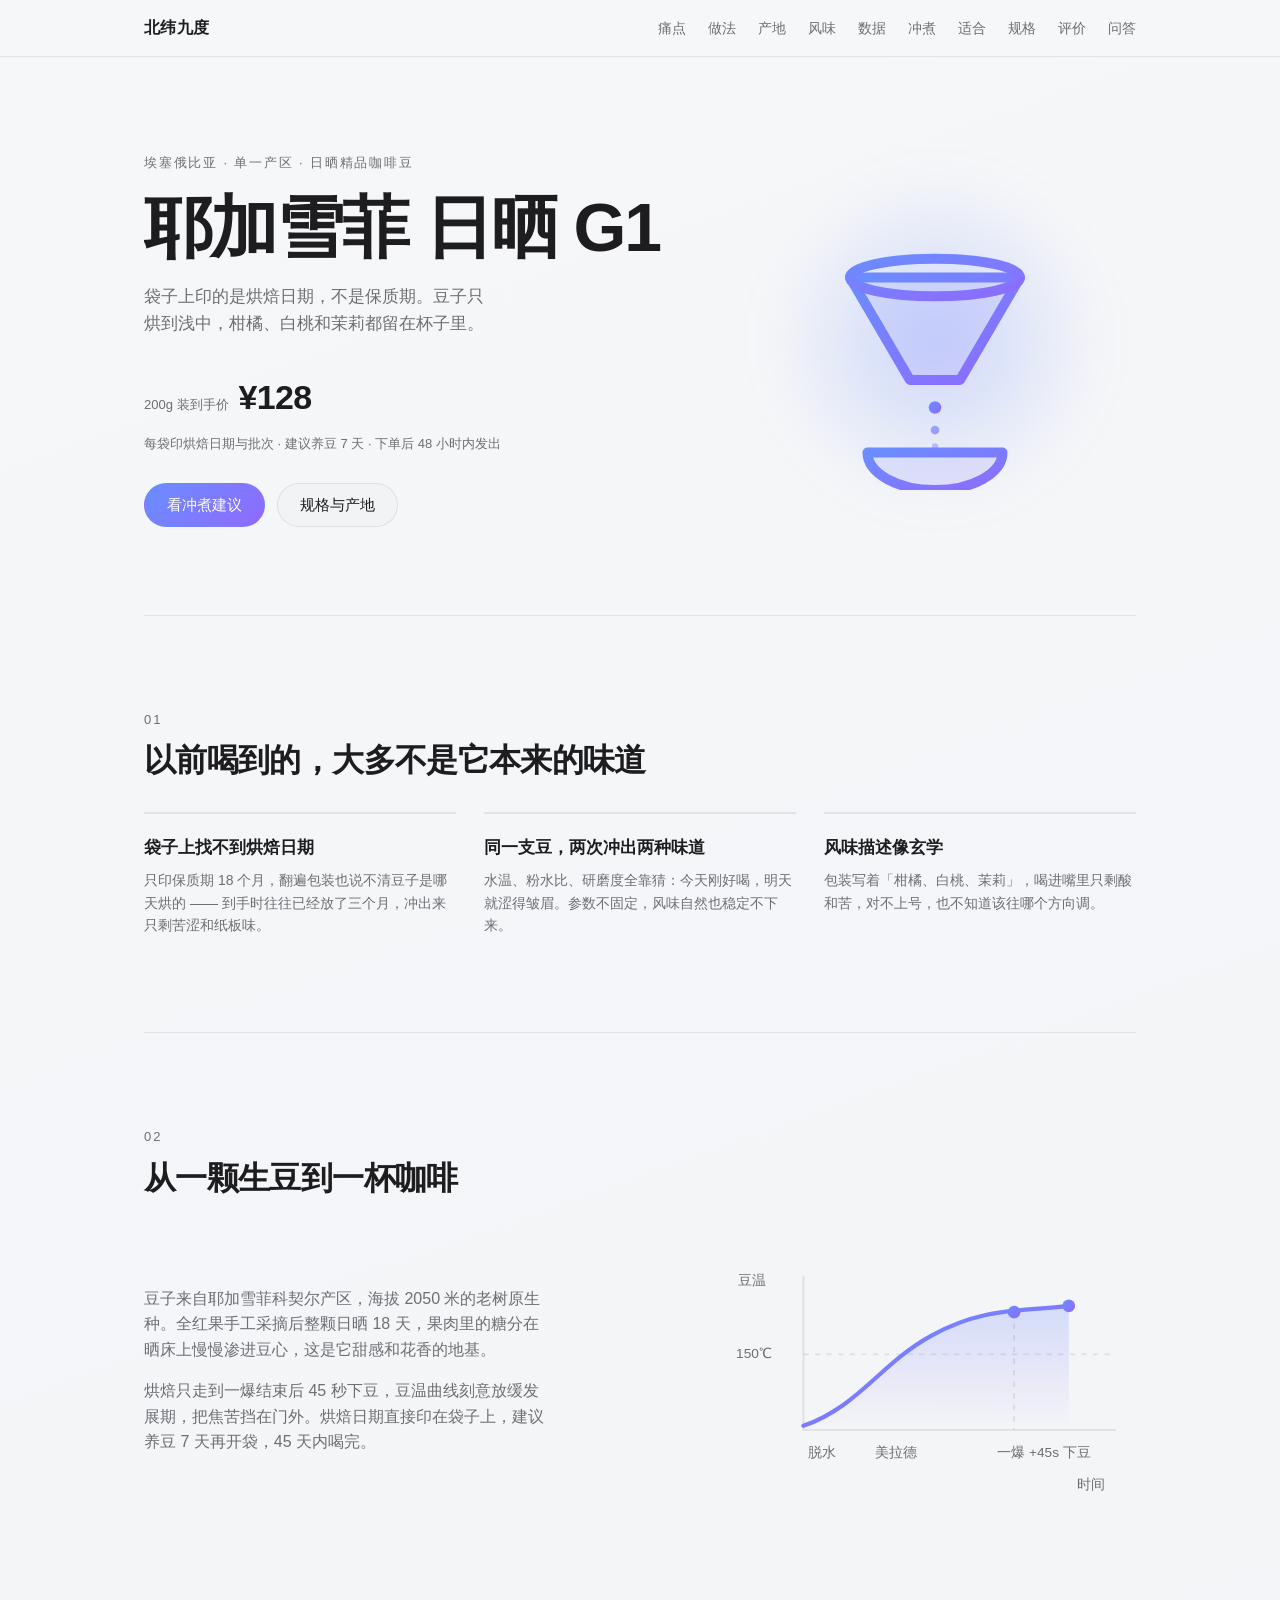
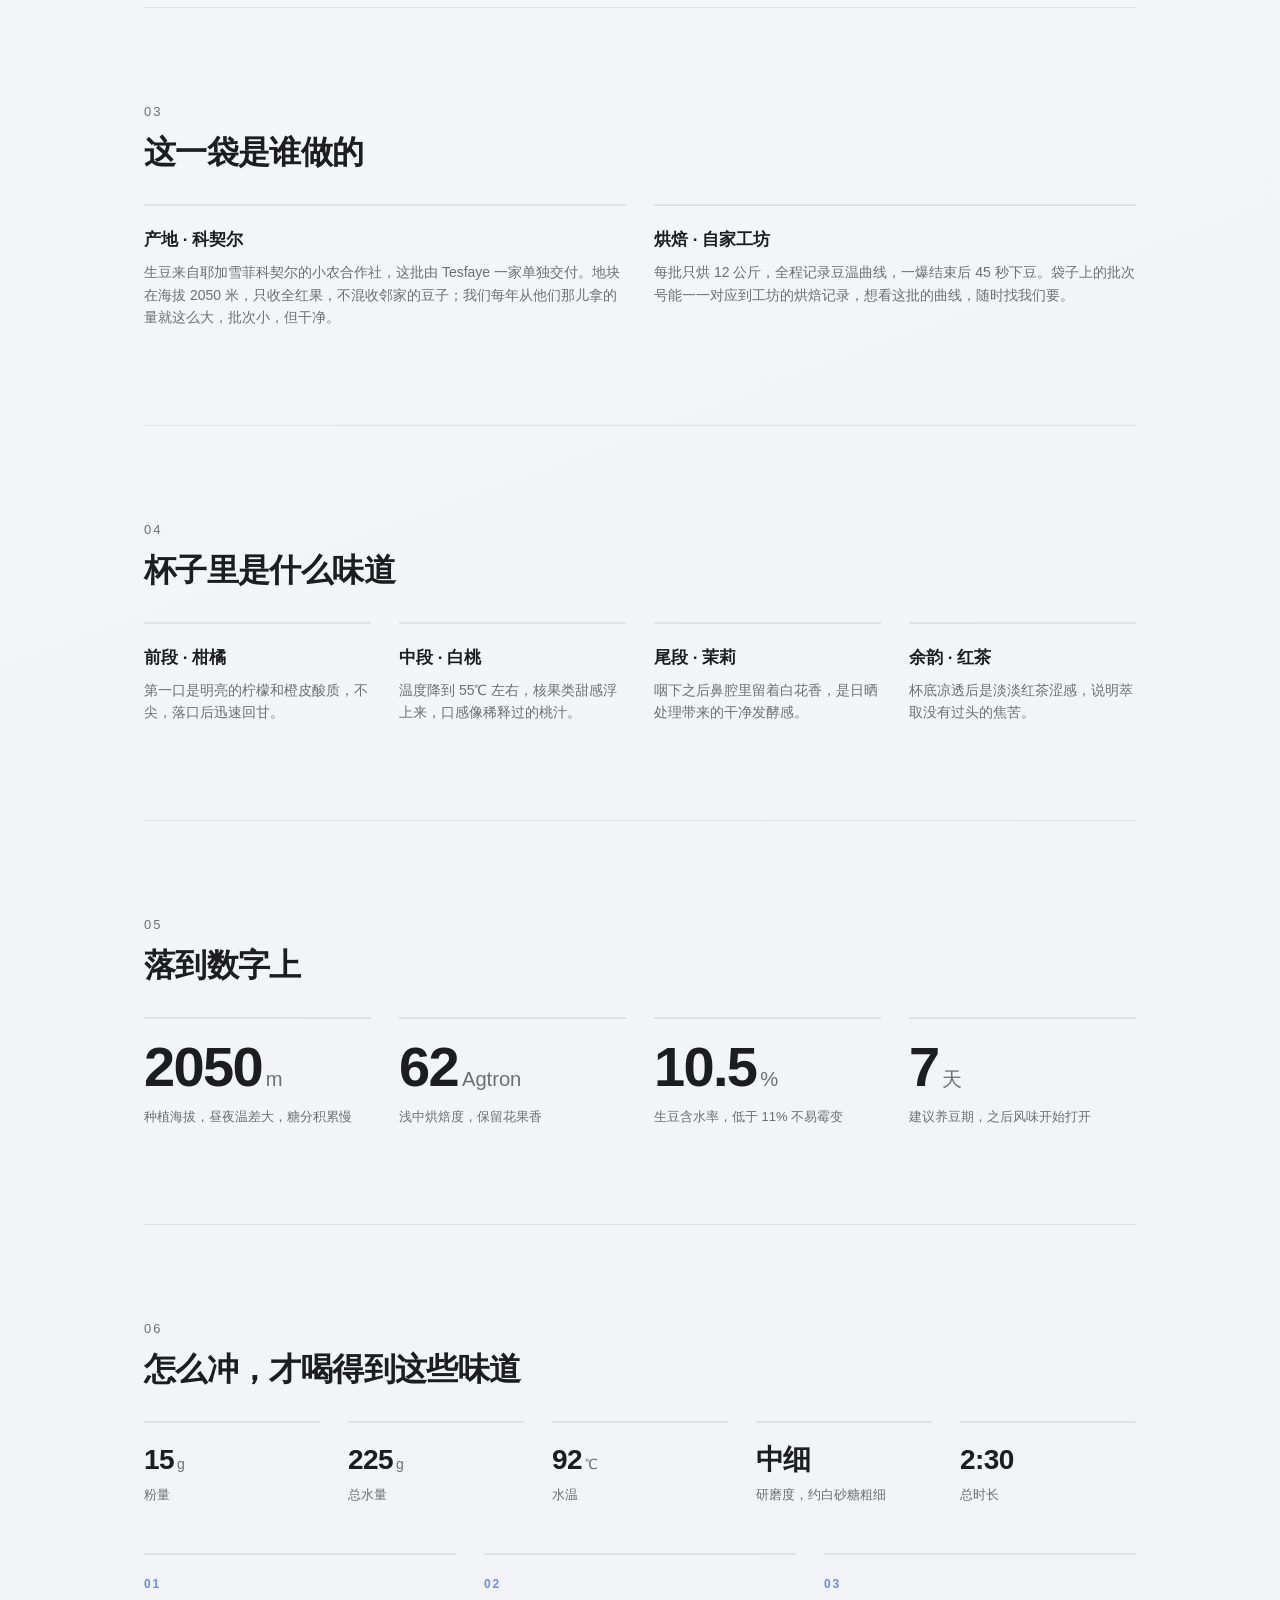
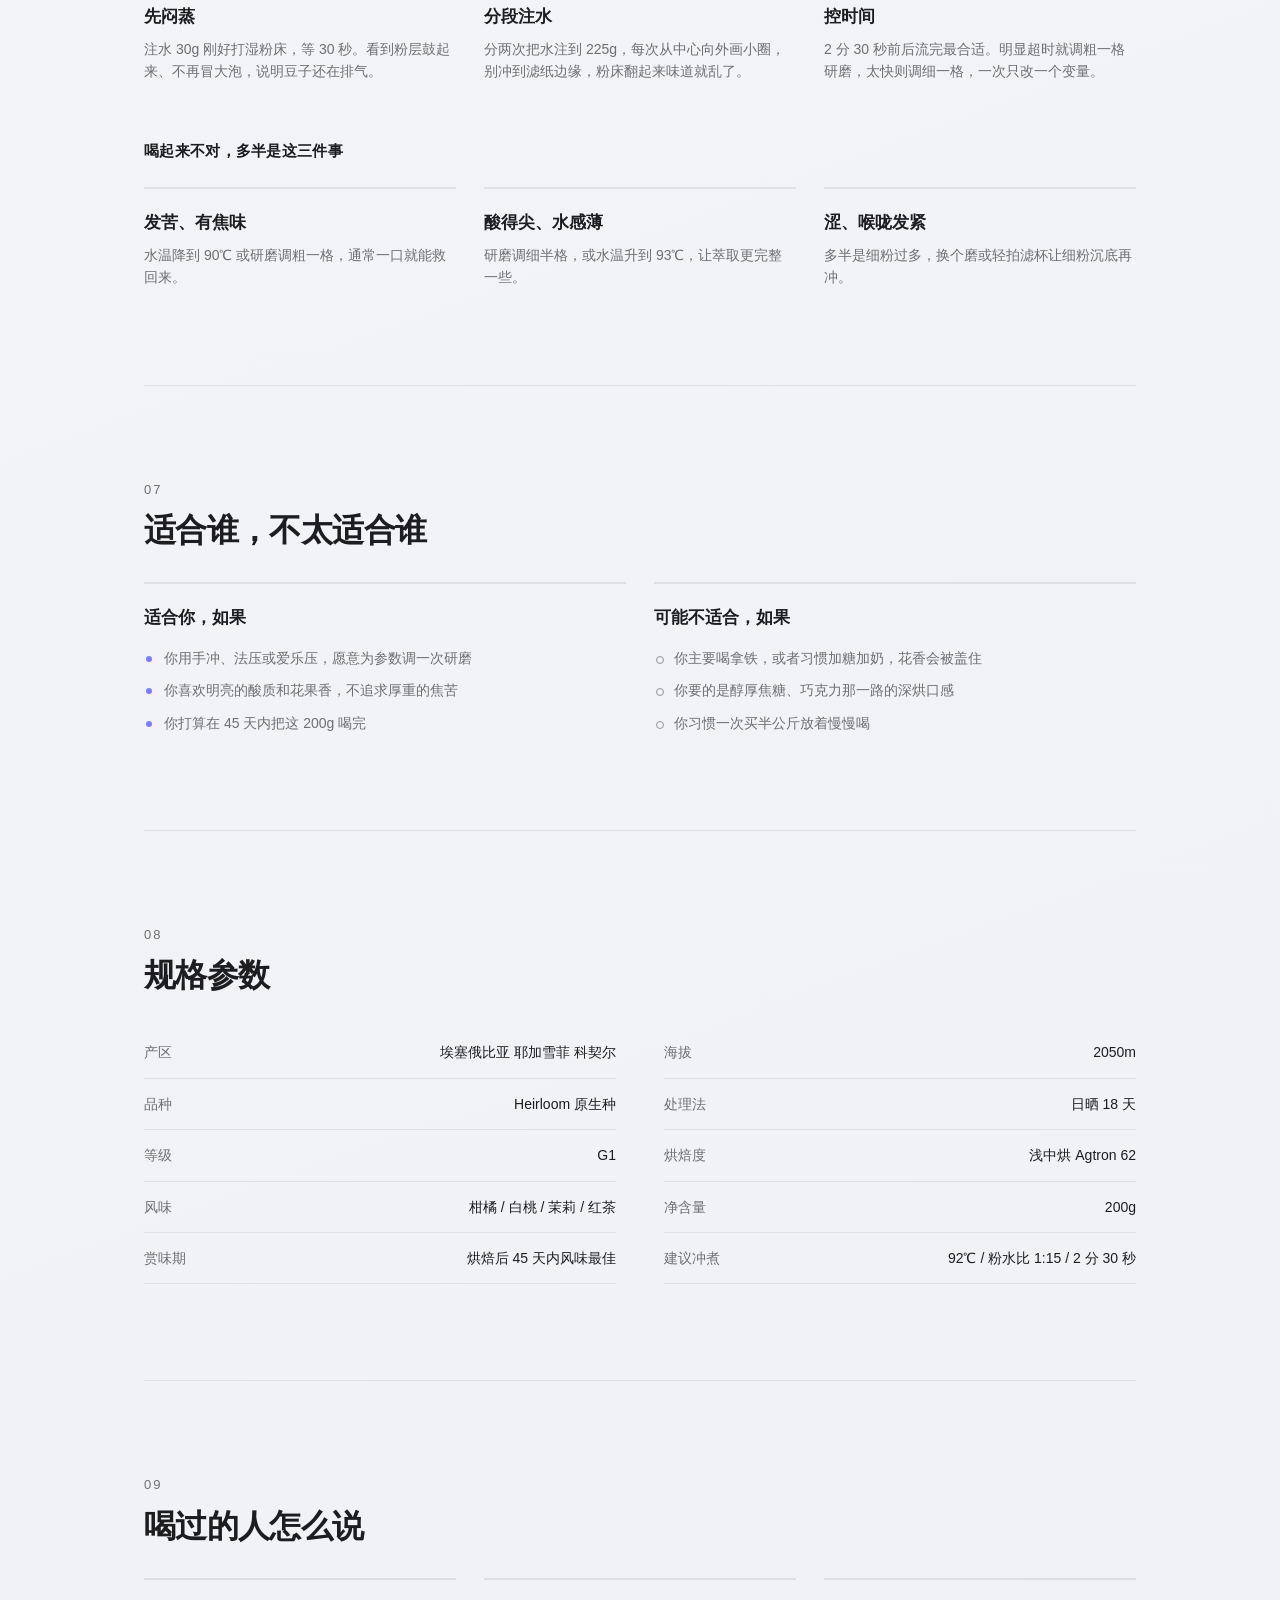
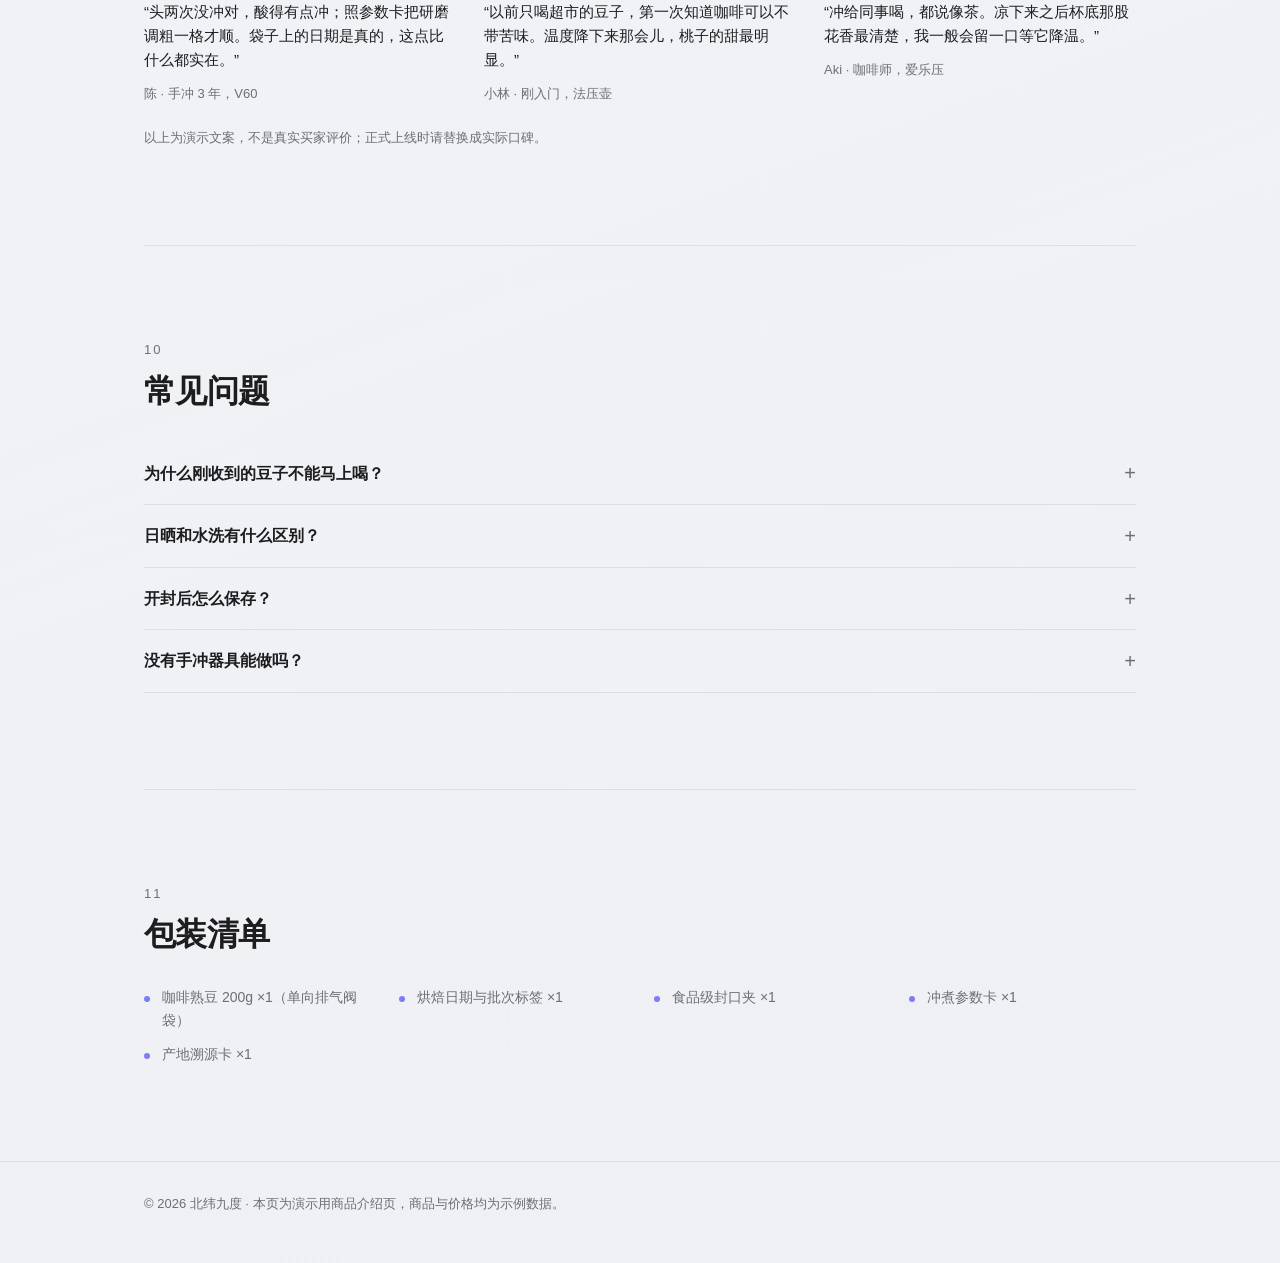
<file: food.html>
<!DOCTYPE html>
<html lang="zh-CN">
<head>
  <meta charset="UTF-8">
  <meta name="viewport" content="width=device-width, initial-scale=1.0">
  <meta name="description" content="北纬九度 耶加雪菲 日晒 G1 精品咖啡豆：2050m 高海拔、Heirloom 原生种、Agtron 62 浅中烘、200g 单向排气阀袋装，含产地与烘焙背景、风味、数据、冲煮指引、适合人群与常见问题。">
  <meta name="color-scheme" content="light dark">
  <meta name="theme-color" media="(prefers-color-scheme: light)" content="#f6f7f9">
  <meta name="theme-color" media="(prefers-color-scheme: dark)" content="#1c1c1e">
  <link rel="icon" href="data:image/svg+xml,%3Csvg xmlns='http://www.w3.org/2000/svg' viewBox='0 0 64 64'%3E%3Cdefs%3E%3ClinearGradient id='g' x1='0' y1='0' x2='1' y2='1'%3E%3Cstop offset='0' stop-color='%236a8dff'/%3E%3Cstop offset='1' stop-color='%238f6aff'/%3E%3C/linearGradient%3E%3C/defs%3E%3Ccircle cx='32' cy='32' r='32' fill='url(%23g)'/%3E%3Ctext x='32' y='42' font-family='sans-serif' font-size='28' font-weight='600' fill='white' text-anchor='middle'%3EN%3C/text%3E%3C/svg%3E">
  <title>耶加雪菲 日晒 G1 · 商品介绍</title>
  <style>
    :root {
      --bg-start: #f6f7f9;
      --bg-end: #eef0f4;
      --card-bg: #ffffff;
      --text: #1d1d1f;
      --text-secondary: #6e6e73;
      --border: rgba(0, 0, 0, 0.08);
      --bar-bg: rgba(246, 247, 249, 0.82);
      --btn-bg: #f2f3f5;
      --btn-hover: #e6e8ec;
      --focus: #6a8dff;
      --halo: rgba(106, 141, 255, 0.3);
      --shadow: 0 8px 30px rgba(0, 0, 0, 0.06);
    }

    @media (prefers-color-scheme: dark) {
      :root {
        --bg-start: #1c1c1e;
        --bg-end: #141416;
        --card-bg: #2c2c2e;
        --text: #f5f5f7;
        --text-secondary: #a1a1a6;
        --border: rgba(255, 255, 255, 0.1);
        --bar-bg: rgba(28, 28, 30, 0.82);
        --btn-bg: #3a3a3c;
        --btn-hover: #48484a;
        --focus: #8fb0ff;
        --halo: rgba(143, 176, 255, 0.18);
        --shadow: 0 8px 30px rgba(0, 0, 0, 0.4);
      }
    }

    * {
      margin: 0;
      padding: 0;
      box-sizing: border-box;
    }

    html {
      scroll-behavior: smooth;
      scroll-padding-top: 72px;
      background: var(--bg-end);
    }

    body {
      font-family: -apple-system, BlinkMacSystemFont, "Segoe UI", "PingFang SC",
        "Hiragino Sans GB", "Microsoft YaHei", sans-serif;
      background: linear-gradient(160deg, var(--bg-start) 0%, var(--bg-end) 100%);
      color: var(--text);
      line-height: 1.6;
      -webkit-font-smoothing: antialiased;
    }

    .wrap {
      width: 100%;
      max-width: 1040px;
      margin: 0 auto;
      padding: 0 24px;
    }

    .topbar {
      position: sticky;
      top: 0;
      z-index: 10;
      background: var(--bar-bg);
      backdrop-filter: blur(12px);
      border-bottom: 1px solid var(--border);
    }

    .topbar-inner {
      height: 56px;
      display: flex;
      align-items: center;
      justify-content: space-between;
      gap: 16px;
    }

    .brand {
      flex: none;
      font-size: 16px;
      font-weight: 600;
      letter-spacing: 0.02em;
      text-decoration: none;
      color: var(--text);
    }

    .anchors {
      display: flex;
      gap: 22px;
      min-width: 0;
    }

    .anchors a {
      position: relative;
      flex: none;
      font-size: 14px;
      text-decoration: none;
      color: var(--text-secondary);
      transition: color 0.2s ease;
    }

    /* 当前项下划线用伪元素，避免切换时文字宽度变化引起导航抖动 */
    .anchors a::after {
      content: "";
      position: absolute;
      left: 0;
      right: 0;
      bottom: -6px;
      height: 2px;
      border-radius: 2px;
      background: linear-gradient(90deg, #6a8dff 0%, #8f6aff 100%);
      opacity: 0;
      transition: opacity 0.2s ease;
    }

    .anchors a:hover {
      color: var(--text);
    }

    .anchors a[aria-current="true"] {
      color: var(--text);
      font-weight: 600;
    }

    .anchors a[aria-current="true"]::after {
      opacity: 1;
    }

    a:focus-visible,
    summary:focus-visible {
      outline: 2px solid var(--focus);
      outline-offset: 3px;
      border-radius: 4px;
    }

    .hero {
      position: relative;
      overflow: hidden;
      display: grid;
      grid-template-columns: 1.15fr 0.85fr;
      gap: 48px;
      align-items: center;
      padding: 96px 0 88px;
    }

    .eyebrow {
      font-size: 13px;
      letter-spacing: 0.14em;
      color: var(--text-secondary);
      margin-bottom: 18px;
    }

    .hero h1 {
      font-size: clamp(40px, 6.5vw, 68px);
      font-weight: 600;
      letter-spacing: -0.03em;
      line-height: 1.05;
      margin-bottom: 20px;
    }

    .lede {
      max-width: 36ch;
      font-size: 17px;
      color: var(--text-secondary);
      margin-bottom: 32px;
    }

    .price {
      display: flex;
      align-items: baseline;
      gap: 10px;
    }

    .price-label {
      font-size: 13px;
      color: var(--text-secondary);
    }

    .price strong {
      font-size: clamp(28px, 3vw, 34px);
      font-weight: 600;
      letter-spacing: -0.02em;
      font-variant-numeric: tabular-nums;
    }

    .hero-meta {
      margin-top: 10px;
      font-size: 13px;
      color: var(--text-secondary);
    }

    .btns {
      display: flex;
      flex-wrap: wrap;
      gap: 12px;
      margin-top: 28px;
    }

    .btn {
      display: inline-flex;
      align-items: center;
      justify-content: center;
      height: 44px;
      padding: 0 22px;
      border: 1px solid var(--border);
      border-radius: 999px;
      font-size: 15px;
      font-weight: 500;
      text-decoration: none;
      color: var(--text);
      background: var(--btn-bg);
      transition: background 0.2s ease, filter 0.2s ease, transform 0.12s ease;
    }

    .btn:hover {
      background: var(--btn-hover);
    }

    .btn:active {
      transform: translateY(1px);
    }

    .btn-primary {
      color: #fff;
      border-color: transparent;
      background: linear-gradient(135deg, #6a8dff 0%, #8f6aff 100%);
    }

    .btn-primary:hover {
      background: linear-gradient(135deg, #6a8dff 0%, #8f6aff 100%);
      filter: brightness(1.07);
    }

    .hero-visual {
      position: relative;
      display: flex;
      align-items: center;
      justify-content: center;
    }

    .hero-visual::before {
      content: "";
      position: absolute;
      width: 118%;
      aspect-ratio: 1;
      background: radial-gradient(closest-side, var(--halo), transparent 70%);
      filter: blur(24px);
      pointer-events: none;
    }

    .hero-visual svg {
      position: relative;
      width: 100%;
      max-width: 300px;
      height: auto;
    }

    main {
      counter-reset: section;
    }

    .section {
      counter-increment: section;
      padding: 96px 0;
      border-top: 1px solid var(--border);
    }

    .section h2 {
      font-size: clamp(24px, 3.2vw, 32px);
      font-weight: 600;
      letter-spacing: -0.02em;
      line-height: 1.25;
      margin-bottom: 32px;
    }

    .section h2::before {
      content: counter(section, decimal-leading-zero);
      display: block;
      font-size: 13px;
      font-weight: 500;
      letter-spacing: 0.16em;
      color: var(--text-secondary);
      margin-bottom: 12px;
    }

    .pains,
    .flavors,
    .pitfalls {
      list-style: none;
      display: grid;
      grid-template-columns: repeat(3, minmax(0, 1fr));
      gap: 28px;
    }

    .flavors {
      grid-template-columns: repeat(4, minmax(0, 1fr));
    }

    .pain,
    .flavor,
    .pitfall,
    .origin-card,
    .fit,
    .review {
      padding-top: 20px;
      border-top: 2px solid var(--border);
      transition: border-color 0.25s ease;
    }

    .pain:hover,
    .flavor:hover,
    .pitfall:hover,
    .origin-card:hover,
    .fit:hover,
    .review:hover {
      border-top-color: rgba(106, 141, 255, 0.5);
    }

    .pain-where,
    .flavor-name,
    .pitfall-symptom,
    .origin-name,
    .fit-title {
      font-size: 17px;
      font-weight: 600;
      margin-bottom: 8px;
    }

    .pain-text,
    .flavor-text,
    .pitfall-fix,
    .origin-text {
      font-size: 14px;
      color: var(--text-secondary);
    }

    /* 产地与烘焙者：两列卡片 */
    .origin,
    .fits {
      list-style: none;
      display: grid;
      grid-template-columns: repeat(2, minmax(0, 1fr));
      gap: 28px;
    }

    .origin-text + .origin-text {
      margin-top: 12px;
    }

    /* 适合谁：正反两列，圆点用实心与空心区分 */
    .fit-title {
      margin-bottom: 16px;
    }

    .fit-list {
      list-style: none;
    }

    .fit-list li {
      position: relative;
      padding-left: 20px;
      font-size: 14px;
      color: var(--text-secondary);
    }

    .fit-list li + li {
      margin-top: 10px;
    }

    .fit-list li::before {
      content: "";
      position: absolute;
      left: 2px;
      top: 9px;
      width: 6px;
      height: 6px;
      border-radius: 50%;
      background: linear-gradient(135deg, #6a8dff 0%, #8f6aff 100%);
    }

    .fit.unfit .fit-list li::before {
      background: none;
      border: 1.5px solid var(--text-secondary);
      opacity: 0.7;
    }

    /* 买家评价：三列 */
    .reviews {
      list-style: none;
      display: grid;
      grid-template-columns: repeat(3, minmax(0, 1fr));
      gap: 28px;
    }

    .review-text {
      font-size: 15px;
      color: var(--text);
    }

    .review-meta {
      margin-top: 12px;
      font-size: 13px;
      color: var(--text-secondary);
    }

    .note {
      margin-top: 24px;
      font-size: 13px;
      color: var(--text-secondary);
    }

    .solution {
      display: grid;
      grid-template-columns: 1.1fr 0.9fr;
      gap: 56px;
      align-items: center;
    }

    .solution-text p {
      font-size: 16px;
      color: var(--text-secondary);
      max-width: 46ch;
    }

    .solution-text p + p {
      margin-top: 16px;
    }

    .solution-visual svg {
      width: 100%;
      height: auto;
    }

    .solution-visual text {
      font-size: 13px;
      fill: var(--text-secondary);
    }

    .stats {
      list-style: none;
      display: grid;
      grid-template-columns: repeat(4, minmax(0, 1fr));
      gap: 28px;
    }

    .stats li {
      padding-top: 20px;
      border-top: 2px solid var(--border);
    }

    .stat-value {
      font-size: clamp(36px, 5vw, 56px);
      font-weight: 600;
      letter-spacing: -0.03em;
      line-height: 1;
      font-variant-numeric: tabular-nums;
    }

    .stat-value small {
      font-size: 0.36em;
      font-weight: 500;
      letter-spacing: 0;
      margin-left: 4px;
      color: var(--text-secondary);
    }

    .stat-label {
      margin-top: 12px;
      font-size: 13px;
      color: var(--text-secondary);
    }

    .params {
      list-style: none;
      display: grid;
      grid-template-columns: repeat(5, minmax(0, 1fr));
      gap: 0 28px;
      margin-bottom: 48px;
    }

    .params li {
      padding-top: 20px;
      border-top: 2px solid var(--border);
    }

    .param-value {
      display: block;
      font-size: clamp(22px, 2.6vw, 28px);
      font-weight: 600;
      letter-spacing: -0.02em;
      line-height: 1.2;
      font-variant-numeric: tabular-nums;
    }

    .param-value small {
      font-size: 0.5em;
      font-weight: 500;
      margin-left: 3px;
      color: var(--text-secondary);
    }

    .param-label {
      display: block;
      margin-top: 8px;
      font-size: 13px;
      color: var(--text-secondary);
    }

    .steps {
      counter-reset: step;
      list-style: none;
      display: grid;
      grid-template-columns: repeat(3, minmax(0, 1fr));
      gap: 28px;
    }

    .step {
      counter-increment: step;
      padding-top: 20px;
      border-top: 2px solid var(--border);
    }

    .step::before {
      content: counter(step, decimal-leading-zero);
      display: block;
      font-size: 12px;
      font-weight: 600;
      letter-spacing: 0.16em;
      color: #6a8dff;
      margin-bottom: 8px;
    }

    .step-name {
      font-size: 17px;
      font-weight: 600;
      margin-bottom: 8px;
    }

    .step-text {
      font-size: 14px;
      color: var(--text-secondary);
    }

    .subhead {
      margin: 56px 0 24px;
      font-size: 15px;
      font-weight: 600;
      letter-spacing: 0.02em;
    }

    .specs {
      display: grid;
      grid-template-columns: repeat(2, minmax(0, 1fr));
      gap: 0 48px;
    }

    .specs > div {
      display: flex;
      align-items: baseline;
      justify-content: space-between;
      gap: 16px;
      padding: 14px 0;
      border-bottom: 1px solid var(--border);
    }

    .specs dt {
      flex: none;
      font-size: 14px;
      color: var(--text-secondary);
    }

    .specs dd {
      font-size: 14px;
      text-align: right;
    }

    .faq {
      border-bottom: 1px solid var(--border);
    }

    .faq summary {
      display: flex;
      align-items: center;
      justify-content: space-between;
      gap: 16px;
      padding: 18px 0;
      font-size: 16px;
      font-weight: 600;
      cursor: pointer;
      list-style: none;
    }

    .faq summary::-webkit-details-marker {
      display: none;
    }

    .faq summary::after {
      content: "+";
      flex: none;
      font-size: 20px;
      font-weight: 400;
      line-height: 1;
      color: var(--text-secondary);
      transition: color 0.2s ease;
    }

    .faq[open] summary::after {
      content: "\2212";
      color: var(--text);
    }

    .faq summary:hover {
      color: var(--text-secondary);
    }

    .faq p {
      max-width: 68ch;
      padding-bottom: 20px;
      font-size: 15px;
      color: var(--text-secondary);
    }

    .box-list {
      list-style: none;
      display: grid;
      grid-template-columns: repeat(auto-fill, minmax(220px, 1fr));
      gap: 12px 28px;
    }

    .box-list li {
      position: relative;
      padding-left: 18px;
      font-size: 14px;
      color: var(--text-secondary);
    }

    .box-list li::before {
      content: "";
      position: absolute;
      left: 0;
      top: 10px;
      width: 6px;
      height: 6px;
      border-radius: 50%;
      background: linear-gradient(135deg, #6a8dff 0%, #8f6aff 100%);
    }

    .footer {
      padding: 32px 0 48px;
      border-top: 1px solid var(--border);
      font-size: 13px;
      color: var(--text-secondary);
    }

    /* 入场动画：.reveal 由脚本添加，脚本未执行时内容照常可见 */
    .reveal {
      opacity: 0;
      transform: translateY(18px);
      transition: opacity 0.6s ease, transform 0.6s ease;
    }

    .reveal.is-visible {
      opacity: 1;
      transform: none;
    }

    @media (prefers-reduced-motion: reduce) {
      html {
        scroll-behavior: auto;
      }
      .reveal {
        opacity: 1;
        transform: none;
        transition: none;
      }
      .anchors a,
      .anchors a::after,
      .btn,
      .pain,
      .flavor,
      .pitfall,
      .origin-card,
      .fit,
      .review {
        transition: none;
      }
    }

    @media (max-width: 900px) {
      .hero {
        grid-template-columns: 1fr;
        gap: 40px;
        padding: 64px 0 56px;
      }

      .hero-visual {
        max-width: 400px;
      }

      .solution {
        grid-template-columns: 1fr;
        gap: 40px;
      }

      .pains,
      .pitfalls {
        grid-template-columns: 1fr;
        gap: 20px;
      }

      .flavors,
      .stats,
      .steps {
        grid-template-columns: repeat(2, minmax(0, 1fr));
        gap: 24px;
      }

      .params {
        grid-template-columns: repeat(3, minmax(0, 1fr));
        gap: 0 24px;
        row-gap: 24px;
      }

      .specs {
        grid-template-columns: 1fr;
      }

      .origin,
      .fits {
        grid-template-columns: 1fr;
        gap: 20px;
      }

      .reviews {
        grid-template-columns: repeat(2, minmax(0, 1fr));
        gap: 24px;
      }

      .section {
        padding: 64px 0;
      }
    }

    /* 导航在窄屏改为横向滚动，隐藏滚动条，避免挤压换行 */
    @media (max-width: 640px) {
      .topbar-inner {
        gap: 12px;
      }

      .anchors {
        overflow-x: auto;
        scrollbar-width: none;
        -ms-overflow-style: none;
        -webkit-overflow-scrolling: touch;
      }

      .anchors::-webkit-scrollbar {
        display: none;
      }

      .anchors a {
        font-size: 13px;
      }
    }

    @media (max-width: 480px) {
      .hero-visual svg {
        max-width: 220px;
      }

      .anchors {
        gap: 16px;
      }

      .flavors,
      .steps,
      .reviews {
        grid-template-columns: 1fr;
      }

      .params {
        grid-template-columns: repeat(2, minmax(0, 1fr));
      }

      .specs dd {
        text-align: left;
      }

      .faq summary {
        font-size: 15px;
      }
    }
  </style>
</head>
<body>
  <header class="topbar">
    <div class="wrap topbar-inner">
      <a class="brand" href="#top">北纬九度</a>
      <nav class="anchors" aria-label="页面导航">
        <a href="#pain">痛点</a>
        <a href="#solution">做法</a>
        <a href="#origin">产地</a>
        <a href="#flavor">风味</a>
        <a href="#data">数据</a>
        <a href="#brew">冲煮</a>
        <a href="#fit">适合</a>
        <a href="#specs">规格</a>
        <a href="#reviews">评价</a>
        <a href="#faq">问答</a>
      </nav>
    </div>
  </header>

  <main>
    <div class="wrap">
      <section class="hero" id="top">
        <div class="hero-text">
          <p class="eyebrow">埃塞俄比亚 · 单一产区 · 日晒精品咖啡豆</p>
          <h1>耶加雪菲 日晒 G1</h1>
          <p class="lede">袋子上印的是烘焙日期，不是保质期。豆子只烘到浅中，柑橘、白桃和茉莉都留在杯子里。</p>
          <p class="price">
            <span class="price-label">200g 装到手价</span>
            <strong>¥128</strong>
          </p>
          <p class="hero-meta">每袋印烘焙日期与批次 · 建议养豆 7 天 · 下单后 48 小时内发出</p>
          <div class="btns">
            <a class="btn btn-primary" href="#brew">看冲煮建议</a>
            <a class="btn" href="#specs">规格与产地</a>
          </div>
        </div>
        <div class="hero-visual" aria-hidden="true">
          <svg viewBox="0 0 240 240" role="presentation" focusable="false">
            <defs>
              <linearGradient id="gradBrew" x1="0" y1="0" x2="1" y2="1">
                <stop offset="0" stop-color="#6a8dff"></stop>
                <stop offset="1" stop-color="#8f6aff"></stop>
              </linearGradient>
            </defs>
            <!-- 滤杯 -->
            <path d="M52 70 L100 152 L140 152 L188 70 Z" fill="url(#gradBrew)" opacity="0.16"></path>
            <path d="M52 70 L100 152 L140 152 L188 70 Z"
              fill="none" stroke="url(#gradBrew)" stroke-width="8" stroke-linejoin="round"></path>
            <ellipse cx="120" cy="70" rx="68" ry="15"
              fill="none" stroke="url(#gradBrew)" stroke-width="8"></ellipse>
            <!-- 滴落 -->
            <circle cx="120" cy="174" r="5" fill="url(#gradBrew)"></circle>
            <circle cx="120" cy="192" r="3.5" fill="url(#gradBrew)" opacity="0.7"></circle>
            <circle cx="120" cy="205" r="2.5" fill="url(#gradBrew)" opacity="0.45"></circle>
            <!-- 分享壶 -->
            <path d="M66 210 a54 30 0 0 0 108 0 Z" fill="url(#gradBrew)" opacity="0.16"></path>
            <path d="M66 210 a54 30 0 0 0 108 0 Z"
              fill="none" stroke="url(#gradBrew)" stroke-width="8" stroke-linejoin="round"></path>
            <path d="M66 210 H174" fill="none" stroke="url(#gradBrew)" stroke-width="8" stroke-linecap="round"></path>
          </svg>
        </div>
      </section>

      <section class="section" id="pain">
        <h2>以前喝到的，大多不是它本来的味道</h2>
        <ul class="pains">
          <li class="pain">
            <p class="pain-where">袋子上找不到烘焙日期</p>
            <p class="pain-text">只印保质期 18 个月，翻遍包装也说不清豆子是哪天烘的 —— 到手时往往已经放了三个月，冲出来只剩苦涩和纸板味。</p>
          </li>
          <li class="pain">
            <p class="pain-where">同一支豆，两次冲出两种味道</p>
            <p class="pain-text">水温、粉水比、研磨度全靠猜：今天刚好喝，明天就涩得皱眉。参数不固定，风味自然也稳定不下来。</p>
          </li>
          <li class="pain">
            <p class="pain-where">风味描述像玄学</p>
            <p class="pain-text">包装写着「柑橘、白桃、茉莉」，喝进嘴里只剩酸和苦，对不上号，也不知道该往哪个方向调。</p>
          </li>
        </ul>
      </section>

      <section class="section" id="solution">
        <h2>从一颗生豆到一杯咖啡</h2>
        <div class="solution">
          <div class="solution-text">
            <p>豆子来自耶加雪菲科契尔产区，海拔 2050 米的老树原生种。全红果手工采摘后整颗日晒 18 天，果肉里的糖分在晒床上慢慢渗进豆心，这是它甜感和花香的地基。</p>
            <p>烘焙只走到一爆结束后 45 秒下豆，豆温曲线刻意放缓发展期，把焦苦挡在门外。烘焙日期直接印在袋子上，建议养豆 7 天再开袋，45 天内喝完。</p>
          </div>
          <div class="solution-visual" aria-hidden="true">
            <svg viewBox="0 0 400 260" role="presentation" focusable="false">
              <defs>
                <linearGradient id="gradHeat" x1="0" y1="0" x2="1" y2="1">
                  <stop offset="0" stop-color="#6a8dff"></stop>
                  <stop offset="1" stop-color="#8f6aff"></stop>
                </linearGradient>
                <linearGradient id="gradFill" x1="0" y1="0" x2="0" y2="1">
                  <stop offset="0" stop-color="#6a8dff" stop-opacity="0.24"></stop>
                  <stop offset="1" stop-color="#8f6aff" stop-opacity="0"></stop>
                </linearGradient>
              </defs>
              <!-- 坐标轴 -->
              <path d="M84 190 H380 M84 190 V44"
                fill="none" stroke="var(--border)" stroke-width="2" stroke-linecap="round"></path>
              <!-- 温度参考线 -->
              <path d="M84 118 H380" fill="none" stroke="var(--border)"
                stroke-width="2" stroke-dasharray="5 6"></path>
              <!-- 曲线下方区域 -->
              <path d="M84 186 C 136 168, 158 126, 206 100 S 284 78, 336 72 L336 190 L84 190 Z"
                fill="url(#gradFill)" stroke="none"></path>
              <!-- 烘焙温度曲线 -->
              <path d="M84 186 C 136 168, 158 126, 206 100 S 284 78, 336 72"
                fill="none" stroke="url(#gradHeat)" stroke-width="4" stroke-linecap="round"></path>
              <!-- 一爆标记 -->
              <path d="M284 78 V190" fill="none" stroke="var(--border)"
                stroke-width="2" stroke-dasharray="5 6"></path>
              <circle cx="284" cy="78" r="6" fill="url(#gradHeat)"></circle>
              <!-- 下豆点 -->
              <circle cx="336" cy="72" r="6" fill="url(#gradHeat)"></circle>
              <g>
                <text x="22" y="52">豆温</text>
                <text x="20" y="122">150℃</text>
                <text x="88" y="216">脱水</text>
                <text x="152" y="216">美拉德</text>
                <text x="268" y="216">一爆 +45s 下豆</text>
                <text x="344" y="246">时间</text>
              </g>
            </svg>
          </div>
        </div>
      </section>

      <section class="section" id="origin">
        <h2>这一袋是谁做的</h2>
        <ul class="origin">
          <li class="origin-card">
            <p class="origin-name">产地 · 科契尔</p>
            <p class="origin-text">生豆来自耶加雪菲科契尔的小农合作社，这批由 Tesfaye 一家单独交付。地块在海拔 2050 米，只收全红果，不混收邻家的豆子；我们每年从他们那儿拿的量就这么大，批次小，但干净。</p>
          </li>
          <li class="origin-card">
            <p class="origin-name">烘焙 · 自家工坊</p>
            <p class="origin-text">每批只烘 12 公斤，全程记录豆温曲线，一爆结束后 45 秒下豆。袋子上的批次号能一一对应到工坊的烘焙记录，想看这批的曲线，随时找我们要。</p>
          </li>
        </ul>
      </section>

      <section class="section" id="flavor">
        <h2>杯子里是什么味道</h2>
        <ul class="flavors">
          <li class="flavor">
            <p class="flavor-name">前段 · 柑橘</p>
            <p class="flavor-text">第一口是明亮的柠檬和橙皮酸质，不尖，落口后迅速回甘。</p>
          </li>
          <li class="flavor">
            <p class="flavor-name">中段 · 白桃</p>
            <p class="flavor-text">温度降到 55℃ 左右，核果类甜感浮上来，口感像稀释过的桃汁。</p>
          </li>
          <li class="flavor">
            <p class="flavor-name">尾段 · 茉莉</p>
            <p class="flavor-text">咽下之后鼻腔里留着白花香，是日晒处理带来的干净发酵感。</p>
          </li>
          <li class="flavor">
            <p class="flavor-name">余韵 · 红茶</p>
            <p class="flavor-text">杯底凉透后是淡淡红茶涩感，说明萃取没有过头的焦苦。</p>
          </li>
        </ul>
      </section>

      <section class="section" id="data">
        <h2>落到数字上</h2>
        <ul class="stats">
          <li>
            <p class="stat-value">2050<small>m</small></p>
            <p class="stat-label">种植海拔，昼夜温差大，糖分积累慢</p>
          </li>
          <li>
            <p class="stat-value">62<small>Agtron</small></p>
            <p class="stat-label">浅中烘焙度，保留花果香</p>
          </li>
          <li>
            <p class="stat-value">10.5<small>%</small></p>
            <p class="stat-label">生豆含水率，低于 11% 不易霉变</p>
          </li>
          <li>
            <p class="stat-value">7<small>天</small></p>
            <p class="stat-label">建议养豆期，之后风味开始打开</p>
          </li>
        </ul>
      </section>

      <section class="section" id="brew">
        <h2>怎么冲，才喝得到这些味道</h2>
        <ul class="params">
          <li>
            <p class="param-value">15<small>g</small></p>
            <p class="param-label">粉量</p>
          </li>
          <li>
            <p class="param-value">225<small>g</small></p>
            <p class="param-label">总水量</p>
          </li>
          <li>
            <p class="param-value">92<small>℃</small></p>
            <p class="param-label">水温</p>
          </li>
          <li>
            <p class="param-value">中细</p>
            <p class="param-label">研磨度，约白砂糖粗细</p>
          </li>
          <li>
            <p class="param-value">2:30</p>
            <p class="param-label">总时长</p>
          </li>
        </ul>

        <ol class="steps">
          <li class="step">
            <p class="step-name">先闷蒸</p>
            <p class="step-text">注水 30g 刚好打湿粉床，等 30 秒。看到粉层鼓起来、不再冒大泡，说明豆子还在排气。</p>
          </li>
          <li class="step">
            <p class="step-name">分段注水</p>
            <p class="step-text">分两次把水注到 225g，每次从中心向外画小圈，别冲到滤纸边缘，粉床翻起来味道就乱了。</p>
          </li>
          <li class="step">
            <p class="step-name">控时间</p>
            <p class="step-text">2 分 30 秒前后流完最合适。明显超时就调粗一格研磨，太快则调细一格，一次只改一个变量。</p>
          </li>
        </ol>

        <p class="subhead">喝起来不对，多半是这三件事</p>
        <ul class="pitfalls">
          <li class="pitfall">
            <p class="pitfall-symptom">发苦、有焦味</p>
            <p class="pitfall-fix">水温降到 90℃ 或研磨调粗一格，通常一口就能救回来。</p>
          </li>
          <li class="pitfall">
            <p class="pitfall-symptom">酸得尖、水感薄</p>
            <p class="pitfall-fix">研磨调细半格，或水温升到 93℃，让萃取更完整一些。</p>
          </li>
          <li class="pitfall">
            <p class="pitfall-symptom">涩、喉咙发紧</p>
            <p class="pitfall-fix">多半是细粉过多，换个磨或轻拍滤杯让细粉沉底再冲。</p>
          </li>
        </ul>
      </section>

      <section class="section" id="fit">
        <h2>适合谁，不太适合谁</h2>
        <ul class="fits">
          <li class="fit">
            <p class="fit-title">适合你，如果</p>
            <ul class="fit-list">
              <li>你用手冲、法压或爱乐压，愿意为参数调一次研磨</li>
              <li>你喜欢明亮的酸质和花果香，不追求厚重的焦苦</li>
              <li>你打算在 45 天内把这 200g 喝完</li>
            </ul>
          </li>
          <li class="fit unfit">
            <p class="fit-title">可能不适合，如果</p>
            <ul class="fit-list">
              <li>你主要喝拿铁，或者习惯加糖加奶，花香会被盖住</li>
              <li>你要的是醇厚焦糖、巧克力那一路的深烘口感</li>
              <li>你习惯一次买半公斤放着慢慢喝</li>
            </ul>
          </li>
        </ul>
      </section>

      <section class="section" id="specs">
        <h2>规格参数</h2>
        <dl class="specs">
          <div>
            <dt>产区</dt>
            <dd>埃塞俄比亚 耶加雪菲 科契尔</dd>
          </div>
          <div>
            <dt>海拔</dt>
            <dd>2050m</dd>
          </div>
          <div>
            <dt>品种</dt>
            <dd>Heirloom 原生种</dd>
          </div>
          <div>
            <dt>处理法</dt>
            <dd>日晒 18 天</dd>
          </div>
          <div>
            <dt>等级</dt>
            <dd>G1</dd>
          </div>
          <div>
            <dt>烘焙度</dt>
            <dd>浅中烘 Agtron 62</dd>
          </div>
          <div>
            <dt>风味</dt>
            <dd>柑橘 / 白桃 / 茉莉 / 红茶</dd>
          </div>
          <div>
            <dt>净含量</dt>
            <dd>200g</dd>
          </div>
          <div>
            <dt>赏味期</dt>
            <dd>烘焙后 45 天内风味最佳</dd>
          </div>
          <div>
            <dt>建议冲煮</dt>
            <dd>92℃ / 粉水比 1:15 / 2 分 30 秒</dd>
          </div>
        </dl>
      </section>

      <section class="section" id="reviews">
        <h2>喝过的人怎么说</h2>
        <ul class="reviews">
          <li class="review">
            <p class="review-text">“头两次没冲对，酸得有点冲；照参数卡把研磨调粗一格才顺。袋子上的日期是真的，这点比什么都实在。”</p>
            <p class="review-meta">陈 · 手冲 3 年，V60</p>
          </li>
          <li class="review">
            <p class="review-text">“以前只喝超市的豆子，第一次知道咖啡可以不带苦味。温度降下来那会儿，桃子的甜最明显。”</p>
            <p class="review-meta">小林 · 刚入门，法压壶</p>
          </li>
          <li class="review">
            <p class="review-text">“冲给同事喝，都说像茶。凉下来之后杯底那股花香最清楚，我一般会留一口等它降温。”</p>
            <p class="review-meta">Aki · 咖啡师，爱乐压</p>
          </li>
        </ul>
        <p class="note">以上为演示文案，不是真实买家评价；正式上线时请替换成实际口碑。</p>
      </section>

      <section class="section" id="faq">
        <h2>常见问题</h2>
        <details class="faq">
          <summary>为什么刚收到的豆子不能马上喝？</summary>
          <p>刚下豆机三天内二氧化碳还在大量释放，冲出来容易发苦发涩、粉层也容易翻。建议养豆 7 天，风味最稳定的窗口是烘焙后 7 到 45 天。</p>
        </details>
        <details class="faq">
          <summary>日晒和水洗有什么区别？</summary>
          <p>日晒是整颗带果肉上晒床，甜感和发酵香更足；水洗去果肉后水槽发酵，酸质更干净明亮。这支是日晒，所以偏甜、偏花香，酸度也柔和一些。</p>
        </details>
        <details class="faq">
          <summary>开封后怎么保存？</summary>
          <p>不要放冰箱。原袋挤出空气、用封口夹夹紧，放在阴凉避光处，两周内喝完最好。冰箱的湿气和串味比氧化更伤豆子。</p>
        </details>
        <details class="faq">
          <summary>没有手冲器具能做吗？</summary>
          <p>可以。法压壶研磨调粗、浸泡 4 分钟后压下滤网；爱乐压用 88℃、1 分 30 秒；美式滴滤机直接按机器默认粉水比即可，风味会比手冲平一点。</p>
        </details>
      </section>

      <section class="section" id="box">
        <h2>包装清单</h2>
        <ul class="box-list">
          <li>咖啡熟豆 200g ×1（单向排气阀袋）</li>
          <li>烘焙日期与批次标签 ×1</li>
          <li>食品级封口夹 ×1</li>
          <li>冲煮参数卡 ×1</li>
          <li>产地溯源卡 ×1</li>
        </ul>
      </section>
    </div>
  </main>

  <footer class="footer">
    <div class="wrap">© 2026 北纬九度 · 本页为演示用商品介绍页，商品与价格均为示例数据。</div>
  </footer>

  <script>
    (function () {
      var targets = [].slice.call(document.querySelectorAll('.hero, main .section'));
      var links = [].slice.call(document.querySelectorAll('.anchors a'));
      var canObserve = 'IntersectionObserver' in window;
      var reduceMotion = window.matchMedia('(prefers-reduced-motion: reduce)').matches;

      if (!canObserve || reduceMotion) return;

      // 滚动进场：.reveal 由脚本添加，脚本不执行时页面照常完整可见
      var revealObserver = new IntersectionObserver(function (entries) {
        entries.forEach(function (entry) {
          if (!entry.isIntersecting) return;
          entry.target.classList.add('is-visible');
          revealObserver.unobserve(entry.target);
        });
      }, { rootMargin: '0px 0px -10% 0px', threshold: 0.08 });

      targets.forEach(function (el) {
        el.classList.add('reveal');
        revealObserver.observe(el);
      });

      var navTargets = [].slice.call(document.querySelectorAll('main .section[id]'));
      var onScreen = [];

      var navObserver = new IntersectionObserver(function (entries) {
        entries.forEach(function (entry) {
          var i = onScreen.indexOf(entry.target);
          if (entry.isIntersecting && i === -1) onScreen.push(entry.target);
          if (!entry.isIntersecting && i > -1) onScreen.splice(i, 1);
        });

        var bandY = window.innerHeight / 2;
        var current = null;
        onScreen.forEach(function (el) {
          var r = el.getBoundingClientRect();
          if (r.top <= bandY && r.bottom >= bandY) current = el;
        });

        links.forEach(function (link) {
          if (current && link.getAttribute('href') === '#' + current.id) {
            link.setAttribute('aria-current', 'true');
          } else {
            link.removeAttribute('aria-current');
          }
        });
      }, { rootMargin: '-45% 0px -45% 0px' });

      navTargets.forEach(function (el) { navObserver.observe(el); });
    })();
  </script>
</body>
</html>
</file>
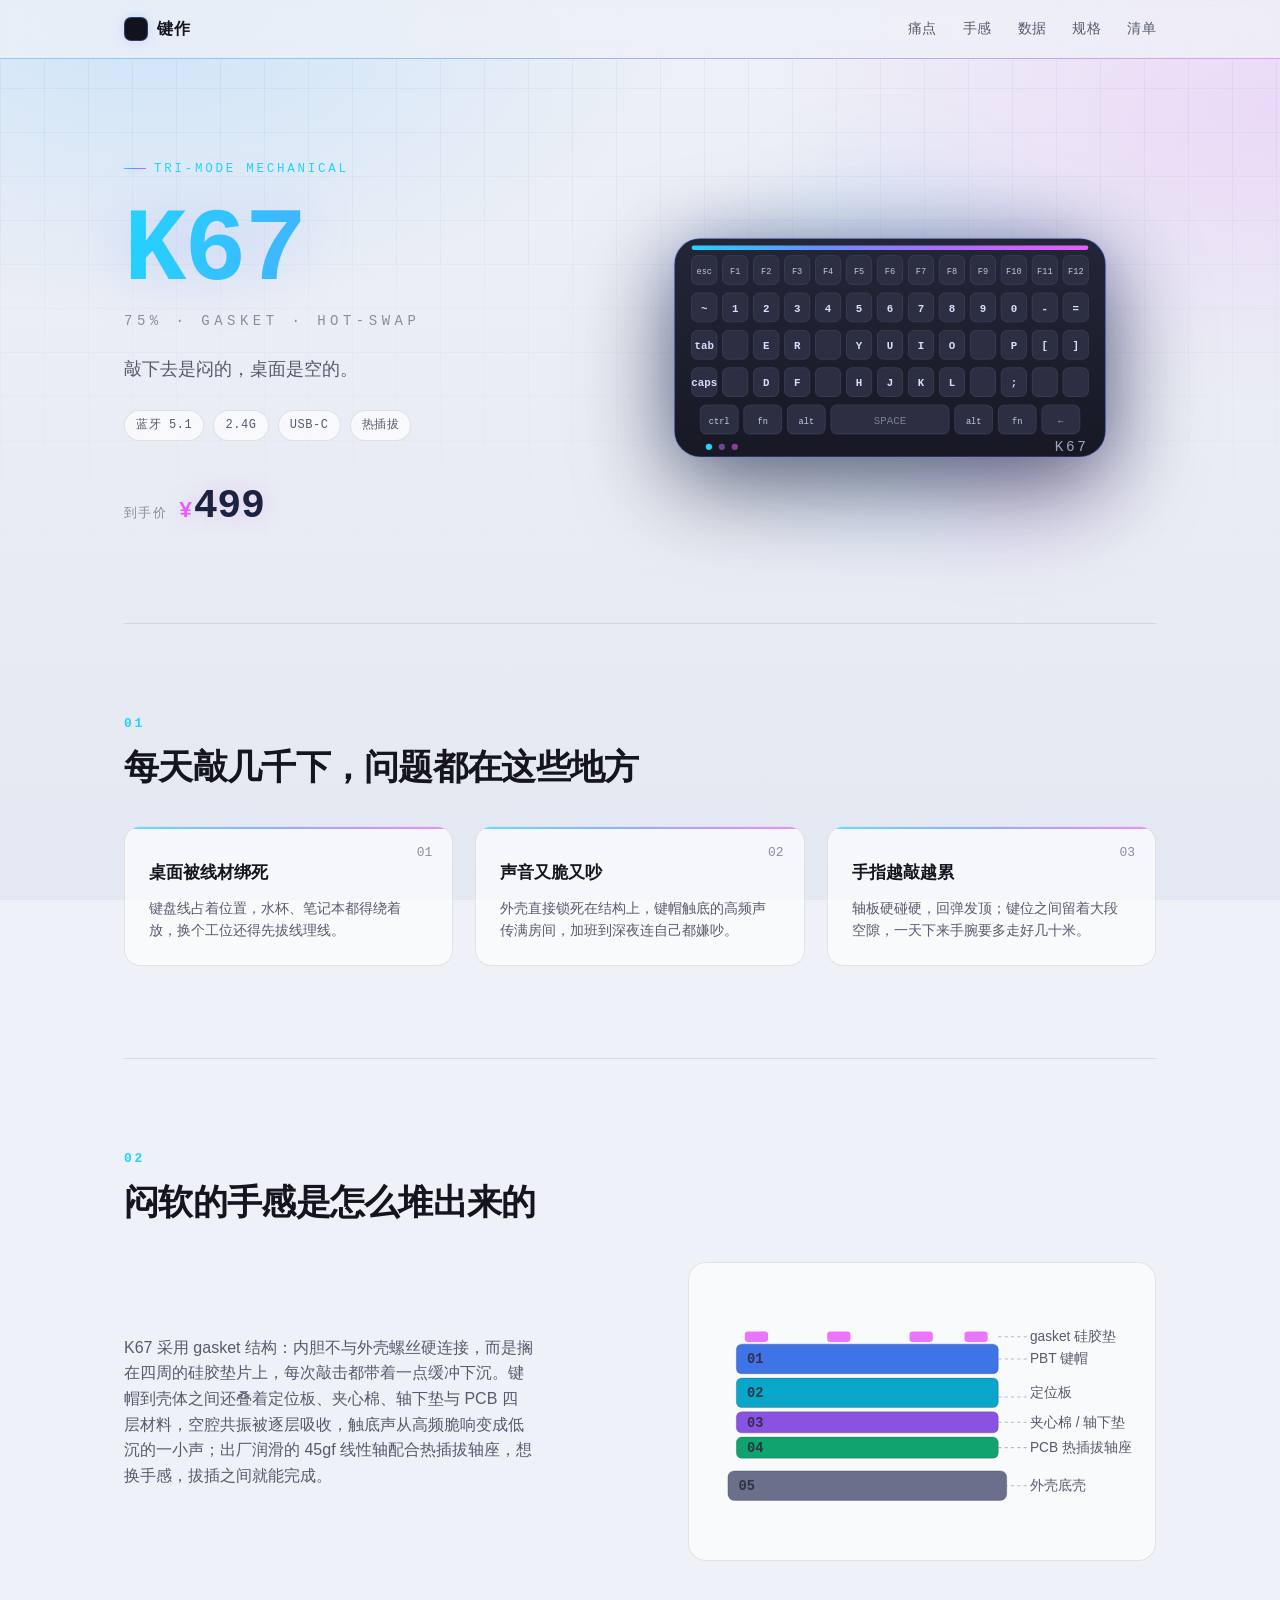
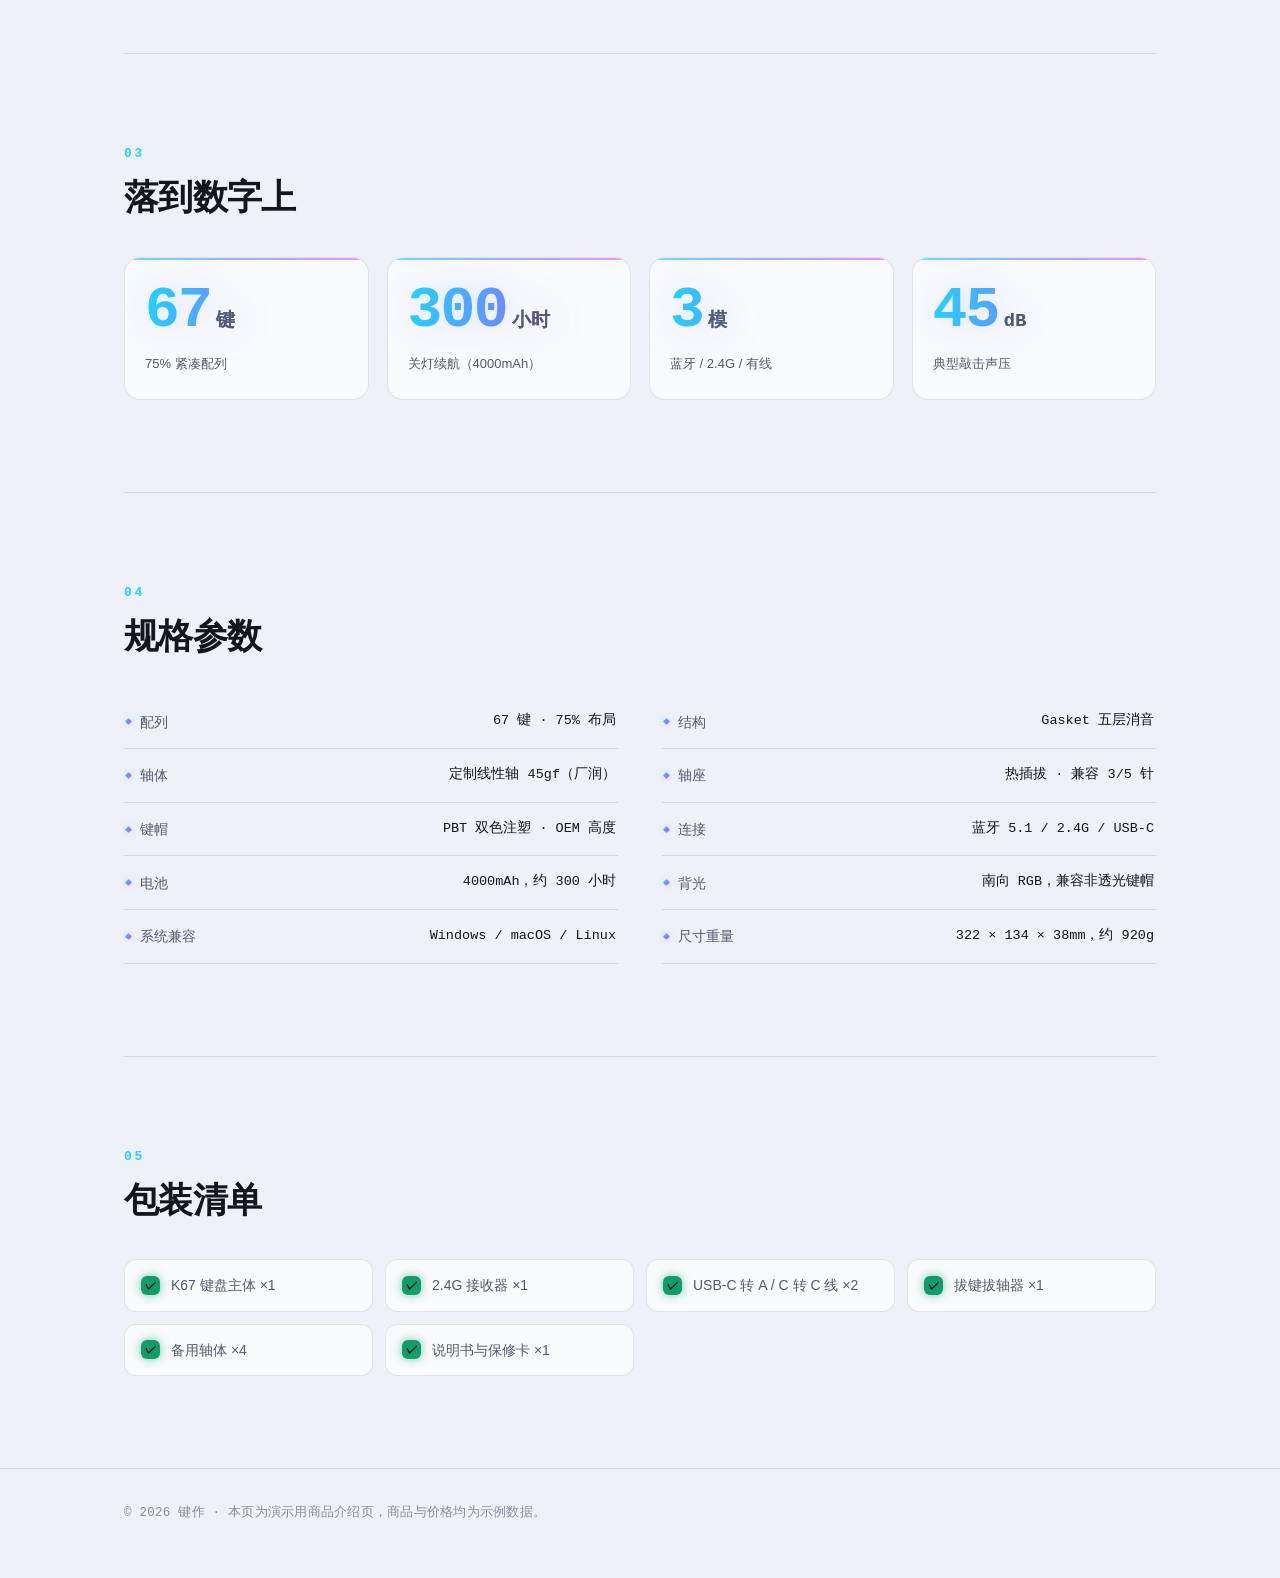
<file: keyboard.html>
<!DOCTYPE html>
<html lang="zh-CN">
<head>
  <meta charset="UTF-8">
  <meta name="viewport" content="width=device-width, initial-scale=1.0">
  <meta name="description" content="键作 K67 三模机械键盘：75% 紧凑配列、gasket 结构五层消音、热插拔、4000mAh 约 300 小时续航，含痛点、结构、数据、规格与包装清单。">
  <meta name="color-scheme" content="light dark">
  <meta name="theme-color" media="(prefers-color-scheme: light)" content="#eef1f7">
  <meta name="theme-color" media="(prefers-color-scheme: dark)" content="#0a0a10">
  <link rel="icon" href="data:image/svg+xml,%3Csvg xmlns='http://www.w3.org/2000/svg' viewBox='0 0 64 64'%3E%3Cdefs%3E%3ClinearGradient id='g' x1='0' y1='0' x2='1' y2='1'%3E%3Cstop offset='0' stop-color='%2322d3ff'/%3E%3Cstop offset='.5' stop-color='%236a8dff'/%3E%3Cstop offset='1' stop-color='%23e85dff'/%3E%3C/linearGradient%3E%3C/defs%3E%3Crect width='64' height='64' rx='16' fill='%230a0a10'/%3E%3Crect x='4' y='4' width='56' height='56' rx='14' fill='none' stroke='url(%23g)' stroke-width='3'/%3E%3Ctext x='32' y='43' font-family='sans-serif' font-size='30' font-weight='700' fill='url(%23g)' text-anchor='middle'%3EK%3C/text%3E%3C/svg%3E">
  <title>键作 K67 三模机械键盘 · 商品介绍</title>
  <style>
    :root {
      --bg: #0a0a10;
      --bg-2: #101018;
      --card: rgba(255, 255, 255, 0.035);
      --card-solid: #14141d;
      --text: #f2f3f8;
      --text-secondary: #9a9bb0;
      --text-dim: #6c6d82;
      --border: rgba(255, 255, 255, 0.09);
      --border-glow: rgba(106, 141, 255, 0.28);
      --bar-bg: rgba(10, 10, 16, 0.72);
      --focus: #22d3ff;
      --mono: "SFMono-Regular", ui-monospace, Menlo, Consolas, monospace;
      /* 霓虹强调：青 → 蓝 → 品红 */
      --c-cyan: #22d3ff;
      --c-blue: #6a8dff;
      --c-magenta: #e85dff;
      --grad: linear-gradient(100deg, var(--c-cyan), var(--c-blue) 48%, var(--c-magenta));
      --glow-blue: rgba(106, 141, 255, 0.45);
      --glow-magenta: rgba(232, 93, 255, 0.4);
      --grid: rgba(140, 160, 255, 0.06);
      --halo-a: rgba(34, 211, 255, 0.22);
      --halo-b: rgba(232, 93, 255, 0.2);
      --stat-fill: #eaf6ff;
      /* 键盘外壳 */
      --kb-case-1: #1b1c28;
      --kb-case-2: #101019;
      --kb-key: #262838;
      --kb-key-edge: #30334a;
      --kb-key-esc: #2b2342;
      --kb-keycap: #c9d2ff;
      --kb-keycap-esc: var(--c-magenta);
      /* 剖面五层 */
      --layer-key: #5b8cff;
      --layer-plate: #22d3ff;
      --layer-foam: #b07bff;
      --layer-pcb: #34d99a;
      --layer-case: #5a5f7a;
      --layer-stroke: rgba(0, 0, 0, 0.28);
      --layer-text: #eef0ff;
      --check: #34d99a;
    }

    @media (prefers-color-scheme: light) {
      :root {
        --bg: #eef1f7;
        --bg-2: #e4e8f2;
        --card: rgba(255, 255, 255, 0.66);
        --card-solid: #ffffff;
        --text: #14151f;
        --text-secondary: #565a6e;
        --text-dim: #8a8ea0;
        --border: rgba(20, 21, 31, 0.1);
        --border-glow: rgba(106, 141, 255, 0.35);
        --bar-bg: rgba(238, 241, 247, 0.8);
        --focus: #3b6fe0;
        --glow-blue: rgba(106, 141, 255, 0.28);
        --glow-magenta: rgba(200, 80, 230, 0.22);
        --grid: rgba(60, 90, 200, 0.07);
        --halo-a: rgba(34, 160, 255, 0.16);
        --halo-b: rgba(220, 80, 250, 0.14);
        --stat-fill: #1c2340;
        --kb-case-1: #232637;
        --kb-case-2: #171824;
        --kb-key: #2c2f42;
        --kb-key-edge: #3a3e58;
        --kb-key-esc: #372a55;
        --kb-keycap: #d7deff;
        --layer-key: #3f74e6;
        --layer-plate: #0aa6c9;
        --layer-foam: #8a52e0;
        --layer-pcb: #11a36f;
        --layer-case: #6a708c;
        --layer-stroke: rgba(0, 0, 0, 0.18);
        --layer-text: #2a2d3d;
        --check: #0f9d6b;
      }
    }

    * {
      margin: 0;
      padding: 0;
      box-sizing: border-box;
    }

    html {
      scroll-behavior: smooth;
      scroll-padding-top: 76px;
    }

    body {
      font-family: -apple-system, BlinkMacSystemFont, "Segoe UI", "PingFang SC",
        "Hiragino Sans GB", "Microsoft YaHei", sans-serif;
      background-color: var(--bg);
      color: var(--text);
      line-height: 1.6;
      -webkit-font-smoothing: antialiased;
      overflow-x: hidden;
    }

    /* 科技背景：细网格 + 双色光晕，仅在暗色下明显 */
    .fx {
      position: fixed;
      inset: 0;
      z-index: -1;
      pointer-events: none;
      background:
        radial-gradient(60% 50% at 12% 0%, var(--halo-a), transparent 70%),
        radial-gradient(55% 45% at 100% 12%, var(--halo-b), transparent 72%),
        linear-gradient(180deg, var(--bg) 0%, var(--bg-2) 100%);
    }

    .fx::before {
      content: "";
      position: absolute;
      inset: 0;
      background-image:
        linear-gradient(var(--grid) 1px, transparent 1px),
        linear-gradient(90deg, var(--grid) 1px, transparent 1px);
      background-size: 44px 44px;
      -webkit-mask-image: linear-gradient(180deg, #000 0%, transparent 62%);
      mask-image: linear-gradient(180deg, #000 0%, transparent 62%);
    }

    .wrap {
      width: 100%;
      max-width: 1080px;
      margin: 0 auto;
      padding: 0 24px;
    }

    .mono {
      font-family: var(--mono);
      letter-spacing: 0.02em;
    }

    /* 顶栏 */
    .topbar {
      position: sticky;
      top: 0;
      z-index: 20;
      background: var(--bar-bg);
      backdrop-filter: blur(16px) saturate(1.4);
      -webkit-backdrop-filter: blur(16px) saturate(1.4);
      border-bottom: 1px solid var(--border);
    }

    .topbar::after {
      content: "";
      position: absolute;
      left: 0;
      right: 0;
      bottom: -1px;
      height: 1px;
      background: var(--grad);
      opacity: 0.5;
    }

    .topbar-inner {
      height: 58px;
      display: flex;
      align-items: center;
      justify-content: space-between;
      gap: 16px;
    }

    .brand {
      display: inline-flex;
      align-items: center;
      gap: 9px;
      font-size: 16px;
      font-weight: 700;
      letter-spacing: 0.04em;
      text-decoration: none;
      color: var(--text);
    }

    .brand-mark {
      width: 24px;
      height: 24px;
      border-radius: 7px;
      background: #0a0a10;
      border: 1px solid var(--border-glow);
      display: grid;
      place-items: center;
      font-family: var(--mono);
      font-size: 13px;
      font-weight: 700;
      line-height: 1;
      background-image: var(--grad);
      -webkit-background-clip: text;
      background-clip: text;
      color: transparent;
      box-shadow: 0 0 12px var(--glow-blue);
    }

    @media (prefers-color-scheme: light) {
      .brand-mark { background: #11131c; }
    }

    .anchors {
      display: flex;
      gap: 26px;
    }

    .anchors a {
      position: relative;
      font-size: 13.5px;
      letter-spacing: 0.03em;
      text-decoration: none;
      color: var(--text-secondary);
      padding: 4px 0;
      transition: color 0.2s ease;
    }

    .anchors a:hover {
      color: var(--text);
    }

    .anchors a[aria-current="true"] {
      color: var(--text);
    }

    .anchors a[aria-current="true"]::after {
      content: "";
      position: absolute;
      left: 0;
      right: 0;
      bottom: -1px;
      height: 2px;
      border-radius: 2px;
      background: var(--grad);
      box-shadow: 0 0 8px var(--glow-blue);
    }

    a:focus-visible {
      outline: 2px solid var(--focus);
      outline-offset: 3px;
      border-radius: 5px;
    }

    /* Hero */
    .hero {
      display: grid;
      grid-template-columns: 0.92fr 1.08fr;
      gap: 48px;
      align-items: center;
      padding: 92px 0 84px;
    }

    .eyebrow {
      display: inline-flex;
      align-items: center;
      gap: 8px;
      font-family: var(--mono);
      font-size: 12.5px;
      letter-spacing: 0.22em;
      text-transform: uppercase;
      color: var(--c-cyan);
      margin-bottom: 22px;
    }

    .eyebrow::before {
      content: "";
      width: 22px;
      height: 1px;
      background: var(--grad);
      box-shadow: 0 0 8px var(--glow-blue);
    }

    .hero h1 {
      font-family: var(--mono);
      font-size: clamp(56px, 9vw, 104px);
      font-weight: 800;
      letter-spacing: -0.02em;
      line-height: 0.98;
      background-image: var(--grad);
      background-size: 200% 100%;
      -webkit-background-clip: text;
      background-clip: text;
      color: transparent;
      filter: drop-shadow(0 0 26px var(--glow-blue));
      animation: hue-flow 9s linear infinite;
      margin-bottom: 8px;
    }

    .hero .model-sub {
      font-family: var(--mono);
      font-size: 14px;
      letter-spacing: 0.32em;
      color: var(--text-dim);
      margin-bottom: 22px;
    }

    .lede {
      max-width: 26ch;
      font-size: 18px;
      color: var(--text-secondary);
      margin-bottom: 26px;
    }

    .tags {
      display: flex;
      flex-wrap: wrap;
      gap: 9px;
      margin-bottom: 34px;
    }

    .tag {
      font-family: var(--mono);
      font-size: 12px;
      letter-spacing: 0.05em;
      color: var(--text-secondary);
      padding: 5px 11px;
      border-radius: 999px;
      border: 1px solid var(--border);
      background: var(--card);
    }

    .price {
      display: flex;
      align-items: baseline;
      gap: 12px;
    }

    .price-label {
      font-size: 13px;
      letter-spacing: 0.1em;
      color: var(--text-dim);
    }

    .price strong {
      font-family: var(--mono);
      font-size: clamp(30px, 3.4vw, 40px);
      font-weight: 700;
      letter-spacing: -0.01em;
      color: var(--stat-fill);
      text-shadow: 0 0 24px var(--glow-magenta);
    }

    .price strong .yen {
      font-size: 0.55em;
      margin-right: 2px;
      color: var(--c-magenta);
    }

    .hero-visual {
      position: relative;
      display: flex;
      align-items: center;
      justify-content: center;
    }

    .hero-visual::before {
      content: "";
      position: absolute;
      width: 122%;
      aspect-ratio: 1;
      background:
        radial-gradient(closest-side, var(--halo-a), transparent 70%),
        radial-gradient(closest-side at 70% 60%, var(--halo-b), transparent 70%);
      filter: blur(30px);
      animation: halo-drift 12s ease-in-out infinite alternate;
      pointer-events: none;
    }

    .hero-visual svg {
      position: relative;
      width: 100%;
      max-width: 460px;
      height: auto;
      filter: drop-shadow(0 24px 46px rgba(0, 0, 0, 0.55)) drop-shadow(0 0 30px var(--glow-blue));
    }

    .kb-rgb {
      animation: rgb-pulse 3.2s ease-in-out infinite;
    }

    @keyframes rgb-pulse {
      0%, 100% { opacity: 1; }
      50% { opacity: 0.5; }
    }

    @keyframes hue-flow {
      to { background-position: 200% 0; }
    }

    @keyframes halo-drift {
      from { transform: translate3d(-2%, -1%, 0) scale(1); }
      to { transform: translate3d(2%, 2%, 0) scale(1.06); }
    }

    main { counter-reset: section; }

    .section {
      counter-increment: section;
      padding: 92px 0;
      border-top: 1px solid var(--border);
    }

    .section h2 {
      font-size: clamp(25px, 3.4vw, 35px);
      font-weight: 700;
      letter-spacing: -0.02em;
      line-height: 1.22;
      margin-bottom: 38px;
    }

    .section h2::before {
      content: counter(section, decimal-leading-zero);
      display: block;
      font-family: var(--mono);
      font-size: 13px;
      font-weight: 600;
      letter-spacing: 0.2em;
      margin-bottom: 14px;
      background-image: var(--grad);
      -webkit-background-clip: text;
      background-clip: text;
      color: transparent;
    }

    /* 痛点卡片 */
    .pains {
      list-style: none;
      display: grid;
      grid-template-columns: repeat(3, minmax(0, 1fr));
      gap: 22px;
      counter-reset: pain;
    }

    .pain {
      counter-increment: pain;
      position: relative;
      padding: 26px 24px 24px;
      border-radius: 16px;
      background: var(--card);
      border: 1px solid var(--border);
      overflow: hidden;
      transition: transform 0.25s ease, border-color 0.25s ease, box-shadow 0.25s ease;
    }

    .pain::before {
      content: "";
      position: absolute;
      inset: 0 0 auto 0;
      height: 2px;
      background: var(--grad);
      opacity: 0.7;
    }

    .pain::after {
      content: counter(pain, decimal-leading-zero);
      position: absolute;
      top: 16px;
      right: 20px;
      font-family: var(--mono);
      font-size: 13px;
      color: var(--text-dim);
    }

    .pain:hover {
      transform: translateY(-4px);
      border-color: var(--border-glow);
      box-shadow: 0 16px 40px rgba(0, 0, 0, 0.35), 0 0 24px var(--glow-blue);
    }

    .pain-where {
      font-size: 17px;
      font-weight: 600;
      margin: 6px 0 10px;
    }

    .pain-text {
      font-size: 14px;
      color: var(--text-secondary);
    }

    /* 结构方案 */
    .solution {
      display: grid;
      grid-template-columns: 1.04fr 0.96fr;
      gap: 56px;
      align-items: center;
    }

    .solution-text p {
      font-size: 16px;
      color: var(--text-secondary);
      max-width: 46ch;
    }

    .solution-visual {
      padding: 22px;
      border-radius: 18px;
      background: var(--card);
      border: 1px solid var(--border);
    }

    .solution-visual svg {
      width: 100%;
      height: auto;
      display: block;
    }

    .solution-visual .layer {
      stroke: var(--layer-stroke);
      stroke-width: 1;
    }

    .solution-visual .layer-key { fill: var(--layer-key); }
    .solution-visual .layer-plate { fill: var(--layer-plate); }
    .solution-visual .layer-foam { fill: var(--layer-foam); }
    .solution-visual .layer-pcb { fill: var(--layer-pcb); }
    .solution-visual .layer-case { fill: var(--layer-case); }

    .solution-visual text {
      font-size: 13px;
      fill: var(--text-secondary);
    }

    .solution-visual text .tag-num {
      font-family: var(--mono);
      font-weight: 700;
    }

    .solution-visual text.layer-num,
    .solution-visual .layer-num text {
      fill: var(--layer-text);
    }

    .solution-visual .guide {
      stroke: var(--text-dim);
      stroke-width: 1;
      stroke-dasharray: 3 3;
      opacity: 0.6;
    }

    .gasket { fill: var(--c-magenta); opacity: 0.85; }

    /* 数据 */
    .stats {
      list-style: none;
      display: grid;
      grid-template-columns: repeat(4, minmax(0, 1fr));
      gap: 18px;
    }

    .stats li {
      padding: 24px 20px;
      border-radius: 16px;
      background: var(--card);
      border: 1px solid var(--border);
      position: relative;
      overflow: hidden;
    }

    .stats li::before {
      content: "";
      position: absolute;
      top: 0;
      left: 0;
      right: 0;
      height: 2px;
      background: var(--grad);
      opacity: 0.65;
    }

    .stat-value {
      font-family: var(--mono);
      font-size: clamp(38px, 5vw, 58px);
      font-weight: 800;
      letter-spacing: -0.03em;
      line-height: 1;
      background-image: var(--grad);
      -webkit-background-clip: text;
      background-clip: text;
      color: transparent;
      filter: drop-shadow(0 0 18px var(--glow-blue));
    }

    .stat-value small {
      font-size: 0.32em;
      font-weight: 600;
      letter-spacing: 0.02em;
      margin-left: 5px;
      background: none;
      -webkit-background-clip: initial;
      background-clip: initial;
      color: var(--text-secondary);
      filter: none;
    }

    .stat-label {
      margin-top: 14px;
      font-size: 13px;
      color: var(--text-secondary);
    }

    /* 规格参数表 */
    .specs {
      display: grid;
      grid-template-columns: repeat(2, minmax(0, 1fr));
      gap: 0 44px;
    }

    .specs > div {
      display: flex;
      align-items: baseline;
      justify-content: space-between;
      gap: 16px;
      padding: 15px 2px;
      border-bottom: 1px solid var(--border);
    }

    .specs dt {
      flex: none;
      font-size: 14px;
      color: var(--text-secondary);
      display: inline-flex;
      align-items: center;
      gap: 9px;
    }

    .specs dt::before {
      content: "";
      width: 5px;
      height: 5px;
      border-radius: 1px;
      background: var(--grad);
      transform: rotate(45deg);
      box-shadow: 0 0 7px var(--glow-blue);
    }

    .specs dd {
      font-family: var(--mono);
      font-size: 13.5px;
      text-align: right;
      color: var(--text);
    }

    /* 包装清单 */
    .box-list {
      list-style: none;
      display: grid;
      grid-template-columns: repeat(auto-fill, minmax(232px, 1fr));
      gap: 12px;
    }

    .box-list li {
      display: flex;
      align-items: center;
      gap: 11px;
      padding: 14px 16px;
      border-radius: 12px;
      background: var(--card);
      border: 1px solid var(--border);
      font-size: 14px;
      color: var(--text-secondary);
    }

    .box-list li::before {
      content: "✓";
      flex: none;
      width: 19px;
      height: 19px;
      border-radius: 6px;
      display: grid;
      place-items: center;
      font-size: 12px;
      font-weight: 700;
      color: #06130e;
      background: var(--check);
      box-shadow: 0 0 10px color-mix(in srgb, var(--check) 55%, transparent);
    }

    .footer {
      padding: 34px 0 50px;
      border-top: 1px solid var(--border);
      font-family: var(--mono);
      font-size: 12.5px;
      letter-spacing: 0.02em;
      color: var(--text-dim);
    }

    /* 入场动画：.reveal 由脚本添加，脚本未执行时内容照常可见 */
    .reveal {
      opacity: 0;
      transform: translateY(20px);
      transition: opacity 0.6s ease, transform 0.6s ease;
    }

    .reveal.is-visible {
      opacity: 1;
      transform: none;
    }

    @media (prefers-reduced-motion: reduce) {
      html { scroll-behavior: auto; }
      .reveal {
        opacity: 1;
        transform: none;
        transition: none;
      }
      .anchors a,
      .pain { transition: none; }
      .hero h1,
      .hero-visual::before,
      .kb-rgb { animation: none; }
    }

    @media (max-width: 900px) {
      .hero {
        grid-template-columns: 1fr;
        gap: 44px;
        padding: 60px 0 52px;
      }

      .hero-text { order: 1; }
      .hero-visual { order: 0; max-width: 420px; margin: 0 auto; }

      .solution {
        grid-template-columns: 1fr;
        gap: 36px;
      }

      .pains {
        grid-template-columns: 1fr;
        gap: 16px;
      }

      .stats {
        grid-template-columns: repeat(2, minmax(0, 1fr));
        gap: 14px;
      }

      .specs {
        grid-template-columns: 1fr;
      }

      .section { padding: 62px 0; }
    }

    @media (max-width: 480px) {
      .anchors { gap: 15px; }
      .anchors a { font-size: 12.5px; }
      .specs dd { text-align: left; }
    }
  </style>
</head>
<body>
  <div class="fx" aria-hidden="true"></div>

  <header class="topbar">
    <div class="wrap topbar-inner">
      <a class="brand" href="#top"><span class="brand-mark">K</span>键作</a>
      <nav class="anchors" aria-label="页面导航">
        <a href="#pain">痛点</a>
        <a href="#structure">手感</a>
        <a href="#data">数据</a>
        <a href="#specs">规格</a>
        <a href="#box">清单</a>
      </nav>
    </div>
  </header>

  <main>
    <div class="wrap">
      <section class="hero" id="top">
        <div class="hero-text">
          <p class="eyebrow">Tri-Mode Mechanical</p>
          <h1>K67</h1>
          <p class="model-sub">75% · GASKET · HOT-SWAP</p>
          <p class="lede">敲下去是闷的，桌面是空的。</p>
          <div class="tags">
            <span class="tag">蓝牙 5.1</span>
            <span class="tag">2.4G</span>
            <span class="tag">USB-C</span>
            <span class="tag">热插拔</span>
          </div>
          <p class="price">
            <span class="price-label">到手价</span>
            <strong><span class="yen">¥</span>499</strong>
          </p>
        </div>
        <div class="hero-visual" aria-hidden="true">
          <svg viewBox="0 0 320 200" role="presentation" focusable="false">
            <defs>
              <linearGradient id="kbCase" x1="0" y1="0" x2="0" y2="1">
                <stop offset="0" style="stop-color:var(--kb-case-1)"></stop>
                <stop offset="1" style="stop-color:var(--kb-case-2)"></stop>
              </linearGradient>
              <linearGradient id="kbRgb" x1="0" y1="0" x2="1" y2="0">
                <stop offset="0" stop-color="#22d3ff"></stop>
                <stop offset="0.33" stop-color="#6a8dff"></stop>
                <stop offset="0.66" stop-color="#b06bff"></stop>
                <stop offset="1" stop-color="#e85dff"></stop>
              </linearGradient>
            </defs>
            <!-- 外壳：内宽 276（x22~298），单键 17.54、间隙 4，每行 13 键严格对齐 -->
            <rect x="10" y="26" width="300" height="152" rx="18" fill="url(#kbCase)"
              style="stroke:var(--border-glow);stroke-width:1"></rect>
            <!-- RGB 灯条 -->
            <rect class="kb-rgb" x="22" y="31" width="276" height="3" rx="1.5" fill="url(#kbRgb)"></rect>
            <!-- 键帽 -->
            <g style="fill:var(--kb-key);stroke:var(--kb-key-edge);stroke-width:0.6">
              <rect x="22" y="38" width="17.54" height="20" rx="4"></rect>
              <rect x="43.54" y="38" width="17.54" height="20" rx="4"></rect>
              <rect x="65.08" y="38" width="17.54" height="20" rx="4"></rect>
              <rect x="86.62" y="38" width="17.54" height="20" rx="4"></rect>
              <rect x="108.16" y="38" width="17.54" height="20" rx="4"></rect>
              <rect x="129.7" y="38" width="17.54" height="20" rx="4"></rect>
              <rect x="151.24" y="38" width="17.54" height="20" rx="4"></rect>
              <rect x="172.78" y="38" width="17.54" height="20" rx="4"></rect>
              <rect x="194.32" y="38" width="17.54" height="20" rx="4"></rect>
              <rect x="215.86" y="38" width="17.54" height="20" rx="4"></rect>
              <rect x="237.4" y="38" width="17.54" height="20" rx="4"></rect>
              <rect x="258.94" y="38" width="17.54" height="20" rx="4"></rect>
              <rect x="280.48" y="38" width="17.54" height="20" rx="4"></rect>

              <rect x="22" y="64" width="17.54" height="20" rx="4"></rect>
              <rect x="43.54" y="64" width="17.54" height="20" rx="4"></rect>
              <rect x="65.08" y="64" width="17.54" height="20" rx="4"></rect>
              <rect x="86.62" y="64" width="17.54" height="20" rx="4"></rect>
              <rect x="108.16" y="64" width="17.54" height="20" rx="4"></rect>
              <rect x="129.7" y="64" width="17.54" height="20" rx="4"></rect>
              <rect x="151.24" y="64" width="17.54" height="20" rx="4"></rect>
              <rect x="172.78" y="64" width="17.54" height="20" rx="4"></rect>
              <rect x="194.32" y="64" width="17.54" height="20" rx="4"></rect>
              <rect x="215.86" y="64" width="17.54" height="20" rx="4"></rect>
              <rect x="237.4" y="64" width="17.54" height="20" rx="4"></rect>
              <rect x="258.94" y="64" width="17.54" height="20" rx="4"></rect>
              <rect x="280.48" y="64" width="17.54" height="20" rx="4"></rect>

              <rect x="22" y="90" width="17.54" height="20" rx="4"></rect>
              <rect x="43.54" y="90" width="17.54" height="20" rx="4"></rect>
              <rect x="65.08" y="90" width="17.54" height="20" rx="4"></rect>
              <rect x="86.62" y="90" width="17.54" height="20" rx="4"></rect>
              <rect x="108.16" y="90" width="17.54" height="20" rx="4"></rect>
              <rect x="129.7" y="90" width="17.54" height="20" rx="4"></rect>
              <rect x="151.24" y="90" width="17.54" height="20" rx="4"></rect>
              <rect x="172.78" y="90" width="17.54" height="20" rx="4"></rect>
              <rect x="194.32" y="90" width="17.54" height="20" rx="4"></rect>
              <rect x="215.86" y="90" width="17.54" height="20" rx="4"></rect>
              <rect x="237.4" y="90" width="17.54" height="20" rx="4"></rect>
              <rect x="258.94" y="90" width="17.54" height="20" rx="4"></rect>
              <rect x="280.48" y="90" width="17.54" height="20" rx="4"></rect>

              <rect x="22" y="116" width="17.54" height="20" rx="4"></rect>
              <rect x="43.54" y="116" width="17.54" height="20" rx="4"></rect>
              <rect x="65.08" y="116" width="17.54" height="20" rx="4"></rect>
              <rect x="86.62" y="116" width="17.54" height="20" rx="4"></rect>
              <rect x="108.16" y="116" width="17.54" height="20" rx="4"></rect>
              <rect x="129.7" y="116" width="17.54" height="20" rx="4"></rect>
              <rect x="151.24" y="116" width="17.54" height="20" rx="4"></rect>
              <rect x="172.78" y="116" width="17.54" height="20" rx="4"></rect>
              <rect x="194.32" y="116" width="17.54" height="20" rx="4"></rect>
              <rect x="215.86" y="116" width="17.54" height="20" rx="4"></rect>
              <rect x="237.4" y="116" width="17.54" height="20" rx="4"></rect>
              <rect x="258.94" y="116" width="17.54" height="20" rx="4"></rect>
              <rect x="280.48" y="116" width="17.54" height="20" rx="4"></rect>
            </g>
            <!-- 底行：1.5u × 3 + 4u 空格 + 1.5u × 3，总宽 264，在 276 键区内居中（各留 6） -->
            <g style="fill:var(--kb-key);stroke:var(--kb-key-edge);stroke-width:0.6">
              <rect x="28" y="142" width="26.31" height="20" rx="4"></rect>
              <rect x="58.31" y="142" width="26.31" height="20" rx="4"></rect>
              <rect x="88.62" y="142" width="26.31" height="20" rx="4"></rect>
              <rect x="118.93" y="142" width="82.14" height="20" rx="4"></rect>
              <rect x="205.07" y="142" width="26.31" height="20" rx="4"></rect>
              <rect x="235.38" y="142" width="26.31" height="20" rx="4"></rect>
              <rect x="265.69" y="142" width="26.31" height="20" rx="4"></rect>
            </g>
            <!-- 键帽字符 -->
            <g style="font-family:var(--mono)" text-anchor="middle">
              <g style="font-size:6px;fill:var(--kb-keycap);opacity:0.85">
                <text x="30.77" y="51">esc</text>
                <text x="52.31" y="51">F1</text>
                <text x="73.85" y="51">F2</text>
                <text x="95.39" y="51">F3</text>
                <text x="116.93" y="51">F4</text>
                <text x="138.47" y="51">F5</text>
                <text x="160.01" y="51">F6</text>
                <text x="181.55" y="51">F7</text>
                <text x="203.09" y="51">F8</text>
                <text x="224.63" y="51">F9</text>
                <text x="246.17" y="51">F10</text>
                <text x="267.71" y="51">F11</text>
                <text x="289.25" y="51">F12</text>
              </g>
              <g style="font-size:7.5px;fill:var(--kb-keycap);font-weight:600">
                <text x="30.77" y="77">~</text>
                <text x="52.31" y="77">1</text>
                <text x="73.85" y="77">2</text>
                <text x="95.39" y="77">3</text>
                <text x="116.93" y="77">4</text>
                <text x="138.47" y="77">5</text>
                <text x="160.01" y="77">6</text>
                <text x="181.55" y="77">7</text>
                <text x="203.09" y="77">8</text>
                <text x="224.63" y="77">9</text>
                <text x="246.17" y="77">0</text>
                <text x="267.71" y="77">-</text>
                <text x="289.25" y="77">=</text>

                <text x="30.77" y="103">tab</text>
                <text x="73.85" y="103">E</text>
                <text x="95.39" y="103">R</text>
                <text x="138.47" y="103">Y</text>
                <text x="160.01" y="103">U</text>
                <text x="181.55" y="103">I</text>
                <text x="203.09" y="103">O</text>
                <text x="246.17" y="103">P</text>
                <text x="267.71" y="103">[</text>
                <text x="289.25" y="103">]</text>

                <text x="30.77" y="129">caps</text>
                <text x="73.85" y="129">D</text>
                <text x="95.39" y="129">F</text>
                <text x="138.47" y="129">H</text>
                <text x="160.01" y="129">J</text>
                <text x="181.55" y="129">K</text>
                <text x="203.09" y="129">L</text>
                <text x="246.17" y="129">;</text>
              </g>
              <g style="font-size:6px;fill:var(--kb-keycap);opacity:0.9">
                <text x="41.16" y="155">ctrl</text>
                <text x="71.47" y="155">fn</text>
                <text x="101.78" y="155">alt</text>
                <text x="160" y="155" font-size="7.5" opacity="0.5">SPACE</text>
                <text x="218.23" y="155">alt</text>
                <text x="248.54" y="155">fn</text>
                <text x="278.85" y="155">←</text>
              </g>
            </g>
            <!-- 指示灯与品牌刻字 -->
            <circle cx="34" cy="171" r="2.2" fill="#22d3ff"></circle>
            <circle cx="43" cy="171" r="2.2" fill="#b06bff" opacity="0.55"></circle>
            <circle cx="52" cy="171" r="2.2" fill="#e85dff" opacity="0.55"></circle>
            <text x="298" y="174" text-anchor="end" font-size="10"
              letter-spacing="0.18em" style="font-family:var(--mono);fill:var(--kb-keycap);opacity:0.7">K67</text>
          </svg>
        </div>
      </section>

      <section class="section" id="pain">
        <h2>每天敲几千下，问题都在这些地方</h2>
        <ul class="pains">
          <li class="pain">
            <p class="pain-where">桌面被线材绑死</p>
            <p class="pain-text">键盘线占着位置，水杯、笔记本都得绕着放，换个工位还得先拔线理线。</p>
          </li>
          <li class="pain">
            <p class="pain-where">声音又脆又吵</p>
            <p class="pain-text">外壳直接锁死在结构上，键帽触底的高频声传满房间，加班到深夜连自己都嫌吵。</p>
          </li>
          <li class="pain">
            <p class="pain-where">手指越敲越累</p>
            <p class="pain-text">轴板硬碰硬，回弹发顶；键位之间留着大段空隙，一天下来手腕要多走好几十米。</p>
          </li>
        </ul>
      </section>

      <section class="section" id="structure">
        <h2>闷软的手感是怎么堆出来的</h2>
        <div class="solution">
          <div class="solution-text">
            <p>K67 采用 gasket 结构：内胆不与外壳螺丝硬连接，而是搁在四周的硅胶垫片上，每次敲击都带着一点缓冲下沉。键帽到壳体之间还叠着定位板、夹心棉、轴下垫与 PCB 四层材料，空腔共振被逐层吸收，触底声从高频脆响变成低沉的一小声；出厂润滑的 45gf 线性轴配合热插拔轴座，想换手感，拔插之间就能完成。</p>
          </div>
          <div class="solution-visual" aria-hidden="true">
            <svg viewBox="0 0 400 240" role="presentation" focusable="false">
              <!-- 右侧标注引导线 -->
              <line class="guide" x1="272" y1="49" x2="300" y2="49"></line>
              <line class="guide" x1="272" y1="70" x2="300" y2="70"></line>
              <line class="guide" x1="272" y1="106" x2="300" y2="106"></line>
              <line class="guide" x1="272" y1="130" x2="300" y2="130"></line>
              <line class="guide" x1="272" y1="154" x2="300" y2="154"></line>
              <line class="guide" x1="272" y1="190" x2="300" y2="190"></line>

              <!-- gasket 硅胶垫：内胆与外壳之间的缓冲点 -->
              <g class="gasket">
                <rect x="32" y="44" width="22" height="10" rx="3"></rect>
                <rect x="110" y="44" width="22" height="10" rx="3"></rect>
                <rect x="188" y="44" width="22" height="10" rx="3"></rect>
                <rect x="240" y="44" width="22" height="10" rx="3"></rect>
              </g>

              <!-- 剖面五层 -->
              <rect class="layer layer-key" x="24" y="56" width="248" height="28" rx="5"></rect>
              <rect class="layer layer-plate" x="24" y="88" width="248" height="28" rx="5"></rect>
              <rect class="layer layer-foam" x="24" y="120" width="248" height="20" rx="5"></rect>
              <rect class="layer layer-pcb" x="24" y="144" width="248" height="20" rx="5"></rect>
              <rect class="layer layer-case" x="16" y="176" width="264" height="28" rx="6"></rect>

              <!-- 层上标号 -->
              <g class="layer-num" style="font-family:var(--mono);font-size:11px;font-weight:700;opacity:0.9">
                <text x="34" y="74">01</text>
                <text x="34" y="106">02</text>
                <text x="34" y="134">03</text>
                <text x="34" y="158">04</text>
                <text x="26" y="194">05</text>
              </g>

              <!-- 右侧文字 -->
              <text x="302" y="53">gasket 硅胶垫</text>
              <text x="302" y="74">PBT 键帽</text>
              <text x="302" y="106">定位板</text>
              <text x="302" y="134">夹心棉 / 轴下垫</text>
              <text x="302" y="158">PCB 热插拔轴座</text>
              <text x="302" y="194">外壳底壳</text>
            </svg>
          </div>
        </div>
      </section>

      <section class="section" id="data">
        <h2>落到数字上</h2>
        <ul class="stats">
          <li>
            <p class="stat-value">67<small>键</small></p>
            <p class="stat-label">75% 紧凑配列</p>
          </li>
          <li>
            <p class="stat-value">300<small>小时</small></p>
            <p class="stat-label">关灯续航（4000mAh）</p>
          </li>
          <li>
            <p class="stat-value">3<small>模</small></p>
            <p class="stat-label">蓝牙 / 2.4G / 有线</p>
          </li>
          <li>
            <p class="stat-value">45<small>dB</small></p>
            <p class="stat-label">典型敲击声压</p>
          </li>
        </ul>
      </section>

      <section class="section" id="specs">
        <h2>规格参数</h2>
        <dl class="specs">
          <div>
            <dt>配列</dt>
            <dd>67 键 · 75% 布局</dd>
          </div>
          <div>
            <dt>结构</dt>
            <dd>Gasket 五层消音</dd>
          </div>
          <div>
            <dt>轴体</dt>
            <dd>定制线性轴 45gf（厂润）</dd>
          </div>
          <div>
            <dt>轴座</dt>
            <dd>热插拔 · 兼容 3/5 针</dd>
          </div>
          <div>
            <dt>键帽</dt>
            <dd>PBT 双色注塑 · OEM 高度</dd>
          </div>
          <div>
            <dt>连接</dt>
            <dd>蓝牙 5.1 / 2.4G / USB-C</dd>
          </div>
          <div>
            <dt>电池</dt>
            <dd>4000mAh，约 300 小时</dd>
          </div>
          <div>
            <dt>背光</dt>
            <dd>南向 RGB，兼容非透光键帽</dd>
          </div>
          <div>
            <dt>系统兼容</dt>
            <dd>Windows / macOS / Linux</dd>
          </div>
          <div>
            <dt>尺寸重量</dt>
            <dd>322 × 134 × 38mm，约 920g</dd>
          </div>
        </dl>
      </section>

      <section class="section" id="box">
        <h2>包装清单</h2>
        <ul class="box-list">
          <li>K67 键盘主体 ×1</li>
          <li>2.4G 接收器 ×1</li>
          <li>USB-C 转 A / C 转 C 线 ×2</li>
          <li>拔键拔轴器 ×1</li>
          <li>备用轴体 ×4</li>
          <li>说明书与保修卡 ×1</li>
        </ul>
      </section>
    </div>
  </main>

  <footer class="footer">
    <div class="wrap">© 2026 键作 · 本页为演示用商品介绍页，商品与价格均为示例数据。</div>
  </footer>

  <script>
    (function () {
      var revealTargets = [].slice.call(document.querySelectorAll('.hero, main .section'));
      var links = [].slice.call(document.querySelectorAll('.anchors a'));
      if (!('IntersectionObserver' in window)) return;

      var reduceMotion = window.matchMedia('(prefers-reduced-motion: reduce)').matches;

      // 滚动进场：.reveal 由脚本添加，脚本不执行时页面照常完整可见；
      // 减少动态偏好下不加 .reveal，内容直接呈现
      if (!reduceMotion) {
        var revealObserver = new IntersectionObserver(function (entries) {
          entries.forEach(function (entry) {
            if (!entry.isIntersecting) return;
            entry.target.classList.add('is-visible');
            revealObserver.unobserve(entry.target);
          });
        }, { rootMargin: '0px 0px -10% 0px', threshold: 0.08 });

        revealTargets.forEach(function (el) {
          el.classList.add('reveal');
          revealObserver.observe(el);
        });
      }

      // 导航高亮：命中中央 10% 横带的 section 中取 DOM 顺序最靠下的一个
      var navTargets = [].slice.call(document.querySelectorAll('main .section[id]'));
      var inBand = [];

      var navObserver = new IntersectionObserver(function (entries) {
        entries.forEach(function (entry) {
          var i = inBand.indexOf(entry.target);
          if (entry.isIntersecting && i === -1) inBand.push(entry.target);
          if (!entry.isIntersecting && i > -1) inBand.splice(i, 1);
        });

        var current = null;
        navTargets.forEach(function (el) {
          if (inBand.indexOf(el) > -1) current = el;
        });
        links.forEach(function (link) {
          if (current && link.getAttribute('href') === '#' + current.id) {
            link.setAttribute('aria-current', 'true');
          } else {
            link.removeAttribute('aria-current');
          }
        });
      }, { rootMargin: '-45% 0px -45% 0px' });

      navTargets.forEach(function (el) { navObserver.observe(el); });
    })();
  </script>
</body>
</html>
</file>
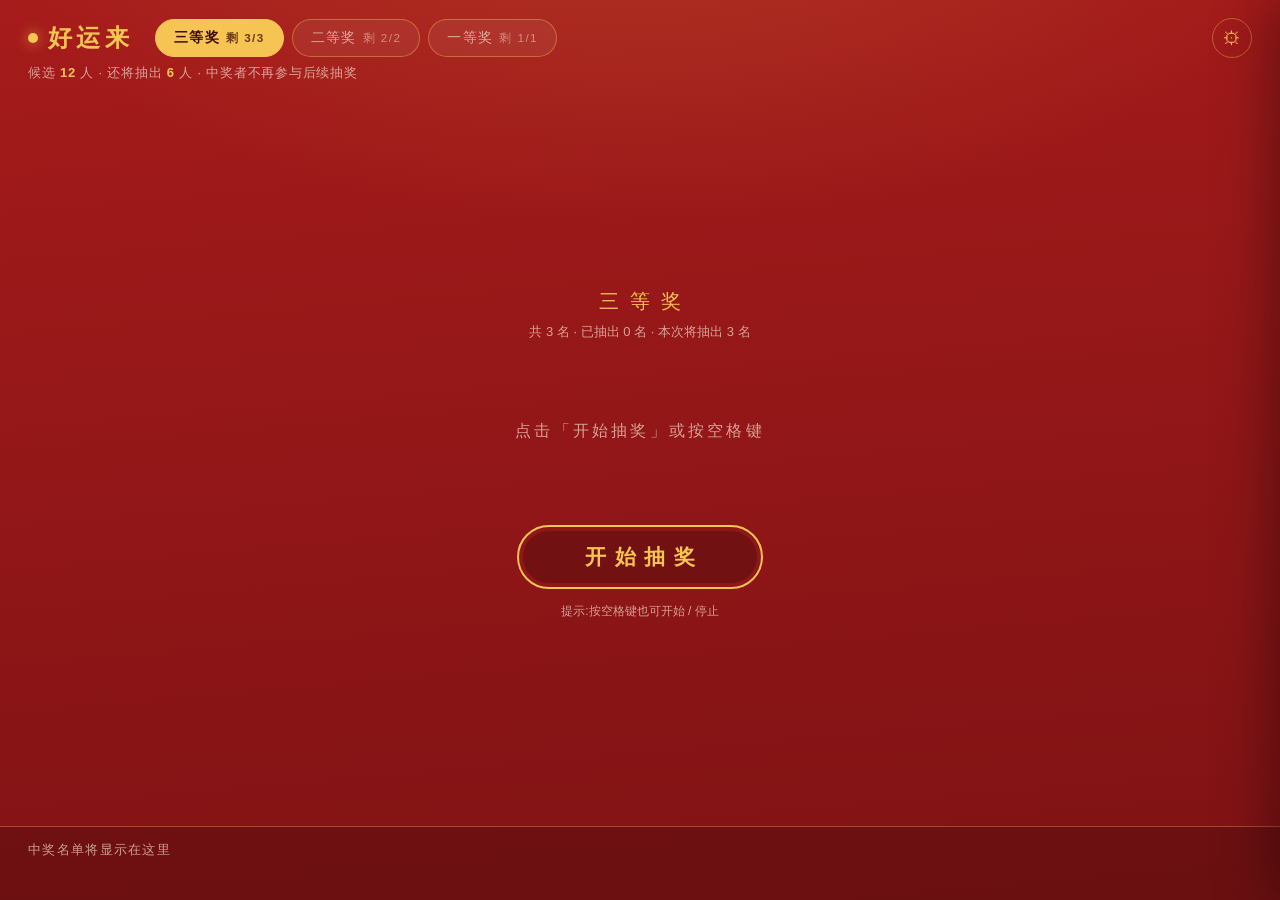
<file: lottery.html>
<!DOCTYPE html>
<html lang="zh-CN">
<head>
<meta charset="UTF-8">
<meta name="viewport" content="width=device-width, initial-scale=1.0">
<title>好运来 · 抽奖</title>
<style>
  :root {
    --red: #a61b1b;
    --red-deep: #7e1214;
    --red-panel: #8f1919;
    --gold: #f6c453;
    --gold-deep: #d9a441;
    --ivory: #fff6e3;
    --ivory-dim: rgba(255, 246, 227, .62);
    --ink: #3d0a0a;
    --serif: "Noto Serif SC", "Songti SC", "STSong", "SimSun", serif;
    --sans: "PingFang SC", "Hiragino Sans GB", "Microsoft YaHei", sans-serif;
  }
  * { box-sizing: border-box; margin: 0; padding: 0; }
  html, body { height: 100%; }
  body {
    font-family: var(--sans);
    background:
      radial-gradient(1000px 520px at 50% -140px, rgba(246, 196, 83, .16), transparent 70%),
      linear-gradient(175deg, var(--red) 0%, var(--red-deep) 100%);
    color: var(--ivory);
    display: flex;
    flex-direction: column;
    overflow: hidden;
  }

  /* ---------- 顶部:品牌 + 奖项标签页 + 设置 ---------- */
  header {
    display: flex;
    align-items: center;
    gap: 22px;
    padding: 18px 28px 0;
    flex-wrap: wrap;
  }
  .brand {
    font-family: var(--serif);
    font-weight: 700;
    font-size: 24px;
    letter-spacing: .18em;
    color: var(--gold);
    display: flex;
    align-items: center;
    gap: 10px;
  }
  .brand::before {
    content: "";
    width: 10px; height: 10px;
    border-radius: 50%;
    background: var(--gold);
    box-shadow: 0 0 14px rgba(246, 196, 83, .8);
  }
  .tabs { display: flex; gap: 8px; flex-wrap: wrap; }
  .tab {
    font-family: var(--sans);
    font-size: 14px;
    letter-spacing: .1em;
    padding: 9px 18px;
    border-radius: 999px;
    border: 1px solid rgba(246, 196, 83, .4);
    background: rgba(255, 246, 227, .06);
    color: var(--ivory-dim);
    cursor: pointer;
  }
  .tab small { opacity: .75; margin-left: 6px; }
  .tab:hover { background: rgba(255, 246, 227, .12); }
  .tab.active {
    background: var(--gold);
    color: var(--ink);
    border-color: var(--gold);
    font-weight: 600;
  }
  .tab.done { opacity: .45; }
  .tab:focus-visible, button:focus-visible, input:focus-visible, textarea:focus-visible {
    outline: 2px solid var(--gold);
    outline-offset: 2px;
  }
  .btn-gear {
    margin-left: auto;
    width: 40px; height: 40px;
    border-radius: 50%;
    border: 1px solid rgba(246, 196, 83, .4);
    background: transparent;
    color: var(--gold);
    font-size: 18px;
    cursor: pointer;
  }
  .btn-gear:hover { background: rgba(255, 246, 227, .1); }

  .statusbar {
    padding: 6px 28px 0;
    font-size: 13px;
    color: var(--ivory-dim);
    letter-spacing: .06em;
  }
  .statusbar b { color: var(--gold); font-weight: 600; }

  /* ---------- 舞台 ---------- */
  .stage {
    flex: 1;
    display: flex;
    flex-direction: column;
    align-items: center;
    justify-content: center;
    text-align: center;
    min-height: 0;
    padding: 12px 28px;
  }
  .stage .label {
    font-family: var(--serif);
    font-size: 20px;
    letter-spacing: .55em;
    text-indent: .55em;
    color: var(--gold);
  }
  .stage .label-sub {
    margin-top: 8px;
    font-size: 13px;
    color: var(--ivory-dim);
  }

  .reel {
    margin: 30px 0 34px;
    display: flex;
    flex-wrap: wrap;
    justify-content: center;
    align-items: center;
    gap: 18px 44px;
    max-width: 100%;
    min-height: 120px;
  }
  .reel .name {
    font-family: var(--sans);
    font-weight: 700;
    font-size: clamp(44px, 8vw, 88px);
    letter-spacing: .06em;
    color: var(--ivory);
    line-height: 1.15;
    animation: drop .28s ease-out;
  }
  .reel.rolling .name { color: var(--ivory-dim); }
  .reel.settled .name {
    color: var(--gold);
    text-shadow: 0 4px 26px rgba(61, 10, 10, .55);
  }
  .reel.settled .name:nth-child(2) { animation-delay: .08s; }
  .reel.settled .name:nth-child(3) { animation-delay: .16s; }
  .reel.settled .name:nth-child(4) { animation-delay: .24s; }
  .reel.settled .name:nth-child(5) { animation-delay: .32s; }
  @keyframes drop {
    from { opacity: 0; transform: translateY(-26px); }
    to   { opacity: 1; transform: translateY(0); }
  }
  .reel .placeholder {
    font-size: 16px;
    color: var(--ivory-dim);
    letter-spacing: .2em;
  }

  .draw-btn {
    font-family: var(--serif);
    font-size: 21px;
    font-weight: 600;
    letter-spacing: .4em;
    text-indent: .4em;
    padding: 16px 58px;
    border-radius: 999px;
    cursor: pointer;
    border: 2px solid var(--gold);
    color: var(--gold);
    background: rgba(61, 10, 10, .35);
    box-shadow: inset 0 0 0 4px rgba(166, 27, 27, .6);
    transition: transform .15s, box-shadow .2s, background .2s;
  }
  .draw-btn:hover:not(:disabled) {
    transform: translateY(-2px);
    box-shadow: inset 0 0 0 4px rgba(166, 27, 27, .6), 0 10px 34px rgba(0, 0, 0, .3);
  }
  .draw-btn.stop {
    background: var(--gold);
    color: var(--ink);
    box-shadow: 0 0 0 4px rgba(255, 246, 227, .25);
  }
  .draw-btn:disabled { opacity: .4; cursor: not-allowed; }
  .kbd-hint { margin-top: 14px; font-size: 12px; color: var(--ivory-dim); }

  /* ---------- 底部:中奖横条 ---------- */
  .winbar {
    border-top: 1px solid rgba(246, 196, 83, .35);
    background: rgba(61, 10, 10, .3);
    padding: 14px 28px;
    display: flex;
    gap: 34px;
    align-items: flex-start;
    overflow-x: auto;
    min-height: 74px;
  }
  .winbar .group { flex-shrink: 0; }
  .winbar .g-title {
    font-family: var(--serif);
    font-size: 13px;
    letter-spacing: .3em;
    color: var(--gold);
    margin-bottom: 5px;
  }
  .winbar .g-people { font-size: 15px; letter-spacing: .04em; }
  .winbar .g-people span { margin-right: 14px; color: var(--ivory); }
  .winbar .empty { font-size: 13px; color: var(--ivory-dim); letter-spacing: .1em; }

  /* ---------- 设置抽屉 ---------- */
  .scrim {
    position: fixed; inset: 0;
    background: rgba(30, 4, 4, .5);
    opacity: 0;
    pointer-events: none;
    transition: opacity .25s;
    z-index: 9;
  }
  .drawer {
    position: fixed;
    top: 0; right: 0; bottom: 0;
    width: min(380px, 100vw);
    background: var(--red-panel);
    border-left: 1px solid rgba(246, 196, 83, .4);
    box-shadow: -18px 0 50px rgba(0, 0, 0, .35);
    transform: translateX(102%);
    transition: transform .3s ease;
    z-index: 10;
    padding: 24px 22px;
    overflow-y: auto;
    display: flex;
    flex-direction: column;
    gap: 20px;
  }
  body.drawer-open .scrim { opacity: 1; pointer-events: auto; }
  body.drawer-open .drawer { transform: translateX(0); }
  .drawer h2 {
    font-family: var(--serif);
    font-size: 15px;
    letter-spacing: .3em;
    color: var(--gold);
  }
  .drawer .card-head {
    display: flex;
    align-items: center;
    justify-content: space-between;
  }
  .drawer .close {
    border: none;
    background: transparent;
    color: var(--ivory-dim);
    font-size: 20px;
    cursor: pointer;
    padding: 2px 8px;
  }
  .drawer .close:hover { color: var(--ivory); }

  textarea, .drawer input[type=text], .drawer input[type=number] {
    background: rgba(61, 10, 10, .45);
    border: 1px solid rgba(246, 196, 83, .35);
    border-radius: 8px;
    color: var(--ivory);
    font-family: var(--sans);
    font-size: 13px;
    padding: 8px 10px;
  }
  textarea { width: 100%; height: 130px; resize: vertical; line-height: 1.7; }

  .row-btns { display: flex; gap: 10px; margin-top: 10px; flex-wrap: wrap; }
  .btn {
    padding: 7px 16px;
    border-radius: 8px;
    border: 1px solid rgba(246, 196, 83, .45);
    background: transparent;
    color: var(--ivory);
    font-size: 13px;
    cursor: pointer;
  }
  .btn:hover { background: rgba(255, 246, 227, .12); }
  .btn.primary { background: var(--gold); color: var(--ink); border-color: var(--gold); font-weight: 600; }
  .btn.primary:hover { background: var(--gold-deep); }

  .prize-row { display: flex; gap: 8px; align-items: center; margin-bottom: 8px; }
  .prize-row input[type=text] { flex: 1; min-width: 0; }
  .prize-row input[type=number] { width: 60px; }
  .prize-row .btn-del {
    width: 28px; height: 28px;
    border: none; background: transparent;
    color: var(--ivory-dim); font-size: 15px; cursor: pointer;
    border-radius: 6px; flex-shrink: 0;
  }
  .prize-row .btn-del:hover { color: var(--gold); background: rgba(255, 246, 227, .1); }
  .hint { font-size: 12px; color: var(--ivory-dim); margin-top: 6px; line-height: 1.6; }
  .btn-reset {
    padding: 8px 18px;
    border-radius: 8px;
    border: 1px solid rgba(255, 246, 227, .4);
    background: transparent;
    color: var(--ivory);
    font-size: 13px;
    cursor: pointer;
  }
  .btn-reset:hover { background: rgba(255, 246, 227, .12); }

  @media (max-width: 700px) {
    header { padding: 14px 16px 0; gap: 12px; }
    .statusbar { padding: 6px 16px 0; }
    .stage { padding: 10px 14px; }
    .winbar { padding: 12px 16px; gap: 20px; }
  }
  @media (prefers-reduced-motion: reduce) {
    .reel .name { animation: none; }
    .drawer, .scrim { transition: none; }
    .draw-btn { transition: none; }
  }
</style>
</head>
<body>

<header>
  <div class="brand">好运来</div>
  <nav class="tabs" id="tabs" aria-label="奖项切换"></nav>
  <button class="btn-gear" id="gearBtn" title="名单与奖项设置" aria-label="打开设置">⚙</button>
</header>
<div class="statusbar">候选 <b id="statPool">0</b> 人 · 还将抽出 <b id="statRemain">0</b> 人 · 中奖者不再参与后续抽奖</div>

<main class="stage">
  <div class="label" id="prizeTitle">—</div>
  <div class="label-sub" id="prizeMeta"></div>
  <div class="reel" id="reel" aria-live="polite"><span class="placeholder">打开右上角 ⚙ 填写名单</span></div>
  <button class="draw-btn" id="drawBtn">开始抽奖</button>
  <div class="kbd-hint">提示:按空格键也可开始 / 停止</div>
</main>

<footer class="winbar" id="winbar">
  <span class="empty">中奖名单将显示在这里</span>
</footer>

<div class="scrim" id="scrim"></div>
<aside class="drawer" aria-label="设置">
  <div class="card-head">
    <h2>参与名单</h2>
    <button class="close" id="closeDrawer" aria-label="关闭设置">✕</button>
  </div>
  <div>
    <textarea id="roster" placeholder="每行一位,直接粘贴即可&#10;张三&#10;李四"></textarea>
    <div class="row-btns">
      <button class="btn primary" id="applyRoster">使用这份名单</button>
      <button class="btn" id="fillSample">填入示例</button>
    </div>
  </div>

  <div>
    <h2>奖项设置</h2>
    <div id="prizeRows" style="margin-top:10px;"></div>
    <div class="row-btns">
      <button class="btn" id="addPrize">+ 添加奖项</button>
    </div>
    <p class="hint">按此顺序抽取,中奖者自动移出候选池。</p>
  </div>

  <div>
    <h2>重置</h2>
    <div class="row-btns">
      <button class="btn-reset" id="resetBtn">清空记录重新开始</button>
    </div>
  </div>
</aside>

<script>
(function () {
  "use strict";

  var $ = function (id) { return document.getElementById(id); };
  var rosterEl = $("roster"), reelEl = $("reel"), drawBtn = $("drawBtn"),
      tabsEl = $("tabs"), prizeTitleEl = $("prizeTitle"), prizeMetaEl = $("prizeMeta"),
      winbarEl = $("winbar"), prizeRowsEl = $("prizeRows"),
      statPoolEl = $("statPool"), statRemainEl = $("statRemain");

  var state = {
    pool: [],
    prizes: [
      { name: "三等奖", count: 3 },
      { name: "二等奖", count: 2 },
      { name: "一等奖", count: 1 }
    ],
    winners: [ [], [], [] ],
    current: 0,
    rolling: false,
    timer: null
  };

  var SAMPLE = ["赵一鸣", "钱思远", "孙晓棠", "李慕白", "周雨桐", "吴天佑",
                "郑安琪", "王泽宇", "冯可欣", "陈嘉树", "褚月华", "卫东黎"];

  /* ---------- 抽屉 ---------- */

  function openDrawer() { document.body.classList.add("drawer-open"); }
  function closeDrawerFn() { document.body.classList.remove("drawer-open"); }
  $("gearBtn").addEventListener("click", openDrawer);
  $("closeDrawer").addEventListener("click", closeDrawerFn);
  $("scrim").addEventListener("click", closeDrawerFn);

  /* ---------- 名单 ---------- */

  function parseRoster(text) {
    var seen = {}, list = [];
    text.split(/\r?\n/).forEach(function (line) {
      var name = line.trim();
      if (name && !seen[name]) { seen[name] = true; list.push(name); }
    });
    return list;
  }

  function applyRoster() {
    if (state.rolling) return;
    var list = parseRoster(rosterEl.value);
    if (!list.length) {
      alert("名单是空的:请至少填写一位参与者。");
      return;
    }
    state.pool = list.slice();
    resetResults(false);
    renderAll();
    closeDrawerFn();
  }

  /* ---------- 奖项 ---------- */

  function remainingOf(i) {
    var p = state.prizes[i];
    if (!p) return 0;
    return Math.max(0, p.count - state.winners[i].length);
  }

  function renderPrizeRows() {
    prizeRowsEl.innerHTML = "";
    state.prizes.forEach(function (p, i) {
      var row = document.createElement("div");
      row.className = "prize-row";
      row.innerHTML =
        '<input type="text" value="" aria-label="奖项名称">' +
        '<input type="number" min="1" value="" aria-label="中奖人数">' +
        '<button class="btn-del" title="删除该奖项">✕</button>';
      row.querySelector("input[type=text]").value = p.name;
      row.querySelector("input[type=number]").value = p.count;
      row.querySelector("input[type=text]").addEventListener("input", function () {
        state.prizes[i].name = this.value.trim() || "未命名奖项";
        renderTabs(); renderStage();
      });
      row.querySelector("input[type=number]").addEventListener("input", function () {
        state.prizes[i].count = Math.max(1, parseInt(this.value, 10) || 1);
        renderTabs(); renderStage(); updateStats();
      });
      row.querySelector(".btn-del").addEventListener("click", function () {
        if (state.rolling) return;
        state.prizes.splice(i, 1);
        state.winners.splice(i, 1);
        if (state.current >= state.prizes.length) state.current = state.prizes.length - 1;
        renderPrizeRows(); renderAll();
      });
      prizeRowsEl.appendChild(row);
    });
  }

  /* ---------- 渲染 ---------- */

  function renderTabs() {
    tabsEl.innerHTML = "";
    state.prizes.forEach(function (p, i) {
      var t = document.createElement("button");
      t.className = "tab" + (i === state.current ? " active" : "") +
        (remainingOf(i) === 0 ? " done" : "");
      t.appendChild(document.createTextNode(p.name));
      var small = document.createElement("small");
      small.textContent = remainingOf(i) === 0 ? "已抽完" : "剩 " + remainingOf(i) + "/" + p.count;
      t.appendChild(small);
      t.addEventListener("click", function () {
        if (state.rolling) return;
        state.current = i;
        renderTabs(); renderStage(); renderReel(null, "");
      });
      tabsEl.appendChild(t);
    });
  }

  function renderStage() {
    var p = state.prizes[state.current];
    if (!p) {
      prizeTitleEl.textContent = "—";
      prizeMetaEl.textContent = "请打开 ⚙ 添加奖项";
      return;
    }
    prizeTitleEl.textContent = p.name;
    var left = remainingOf(state.current);
    var drawn = state.winners[state.current].length;
    prizeMetaEl.textContent = "共 " + p.count + " 名 · 已抽出 " + drawn + " 名" +
      (left ? " · 本次将抽出 " + left + " 名" : " · 本奖项已抽完");
  }

  function renderReel(names, mode) {
    reelEl.className = "reel " + (mode || "");
    reelEl.innerHTML = "";
    if (!names || !names.length) {
      var tip = document.createElement("span");
      tip.className = "placeholder";
      tip.textContent = mode === "settled"
        ? "本奖项已抽完,点上方标签切换奖项"
        : (state.pool.length ? "点击「开始抽奖」或按空格键" : "打开右上角 ⚙ 填写名单");
      reelEl.appendChild(tip);
      return;
    }
    names.forEach(function (n) {
      var el = document.createElement("span");
      el.className = "name";
      el.textContent = n;
      reelEl.appendChild(el);
    });
  }

  function renderWinbar() {
    winbarEl.innerHTML = "";
    var any = false;
    state.prizes.forEach(function (p, i) {
      if (!state.winners[i] || !state.winners[i].length) return;
      any = true;
      var g = document.createElement("div");
      g.className = "group";
      var t = document.createElement("div");
      t.className = "g-title";
      t.textContent = p.name;
      var ppl = document.createElement("div");
      ppl.className = "g-people";
      state.winners[i].forEach(function (w) {
        var s = document.createElement("span");
        s.textContent = w;
        ppl.appendChild(s);
      });
      g.appendChild(t);
      g.appendChild(ppl);
      winbarEl.appendChild(g);
    });
    if (!any) {
      var e = document.createElement("span");
      e.className = "empty";
      e.textContent = "中奖名单将显示在这里";
      winbarEl.appendChild(e);
    }
  }

  function updateStats() {
    statPoolEl.textContent = state.pool.length;
    var remain = 0;
    state.prizes.forEach(function (p, i) { remain += remainingOf(i); });
    statRemainEl.textContent = Math.min(remain, state.pool.length);
  }

  function renderAll() {
    renderTabs();
    renderStage();
    renderReel(null, "");
    renderWinbar();
    updateStats();
    drawBtn.textContent = "开始抽奖";
    drawBtn.classList.remove("stop");
  }

  /* ---------- 抽奖 ---------- */

  function sample(list, n) {
    var arr = list.slice();
    for (var i = arr.length - 1; i > 0; i--) {
      var j = Math.floor(Math.random() * (i + 1));
      var t = arr[i]; arr[i] = arr[j]; arr[j] = t;
    }
    return arr.slice(0, n);
  }

  var DELAYS = [55, 60, 68, 80, 95, 115, 145, 185, 240, 320, 420];

  function startRolling() {
    var p = state.prizes[state.current];
    if (!p) { alert("请先打开 ⚙ 添加奖项。"); return; }
    var n = remainingOf(state.current);
    if (n <= 0) { alert("「" + p.name + "」已抽完,请切换到下一个奖项。"); return; }
    if (state.pool.length < n) {
      alert("候选只剩 " + state.pool.length + " 人,不够抽出 " + n + " 名。\n可降低奖项人数或清空记录重新开始。");
      return;
    }
    state.rolling = true;
    drawBtn.textContent = "停 止";
    drawBtn.classList.add("stop");
    closeDrawerFn();

    var pick = function () { return sample(state.pool, Math.min(n, state.pool.length)); };
    renderReel(pick(), "rolling");

    var reduced = window.matchMedia("(prefers-reduced-motion: reduce)").matches;
    if (reduced) { finalize(); return; }

    var step = 0;
    (function tick() {
      renderReel(pick(), "rolling");
      step++;
      if (step < DELAYS.length) {
        state.timer = setTimeout(tick, DELAYS[step]);
      } else {
        finalize();
      }
    })();
  }

  function finalize() {
    clearTimeout(state.timer);
    var p = state.prizes[state.current];
    var n = Math.min(remainingOf(state.current), state.pool.length);
    var picked = sample(state.pool, n);
    picked.forEach(function (w) {
      state.pool.splice(state.pool.indexOf(w), 1);
      state.winners[state.current].push(w);
    });
    state.rolling = false;
    drawBtn.textContent = "开始抽奖";
    drawBtn.classList.remove("stop");
    renderReel(picked, "settled");
    renderWinbar();
    renderStage();
    updateStats();
    renderTabs();
    if (remainingOf(state.current) === 0) {
      for (var i = state.current + 1; i < state.prizes.length; i++) {
        if (remainingOf(i) > 0) { state.current = i; break; }
      }
      renderStage();
      renderTabs();
    }
  }

  function stopRolling() {
    if (!state.rolling) return;
    finalize();
  }

  /* ---------- 重置 ---------- */

  function resetResults(repaint) {
    state.winners = state.prizes.map(function () { return []; });
    state.current = 0;
    state.pool = parseRoster(rosterEl.value);
    state.rolling = false;
    clearTimeout(state.timer);
    if (repaint !== false) renderAll();
  }

  /* ---------- 事件 ---------- */

  drawBtn.addEventListener("click", function () {
    state.rolling ? stopRolling() : startRolling();
  });
  document.addEventListener("keydown", function (e) {
    if (e.code !== "Space") return;
    var tag = (e.target.tagName || "").toLowerCase();
    if (tag === "input" || tag === "textarea" || tag === "button") return;
    e.preventDefault();
    state.rolling ? stopRolling() : startRolling();
  });
  $("applyRoster").addEventListener("click", applyRoster);
  $("fillSample").addEventListener("click", function () {
    rosterEl.value = SAMPLE.join("\n");
  });
  $("addPrize").addEventListener("click", function () {
    if (state.rolling) return;
    state.prizes.push({ name: "新奖项", count: 1 });
    state.winners.push([]);
    renderPrizeRows(); renderTabs(); renderStage(); updateStats();
  });
  $("resetBtn").addEventListener("click", function () {
    if (state.rolling) return;
    if (!confirm("确定清空全部中奖记录并恢复完整名单吗?")) return;
    resetResults(true);
  });

  /* ---------- 初始 ---------- */

  rosterEl.value = SAMPLE.join("\n");
  applyRoster();
  renderPrizeRows();
})();
</script>
</body>
</html>
</file>
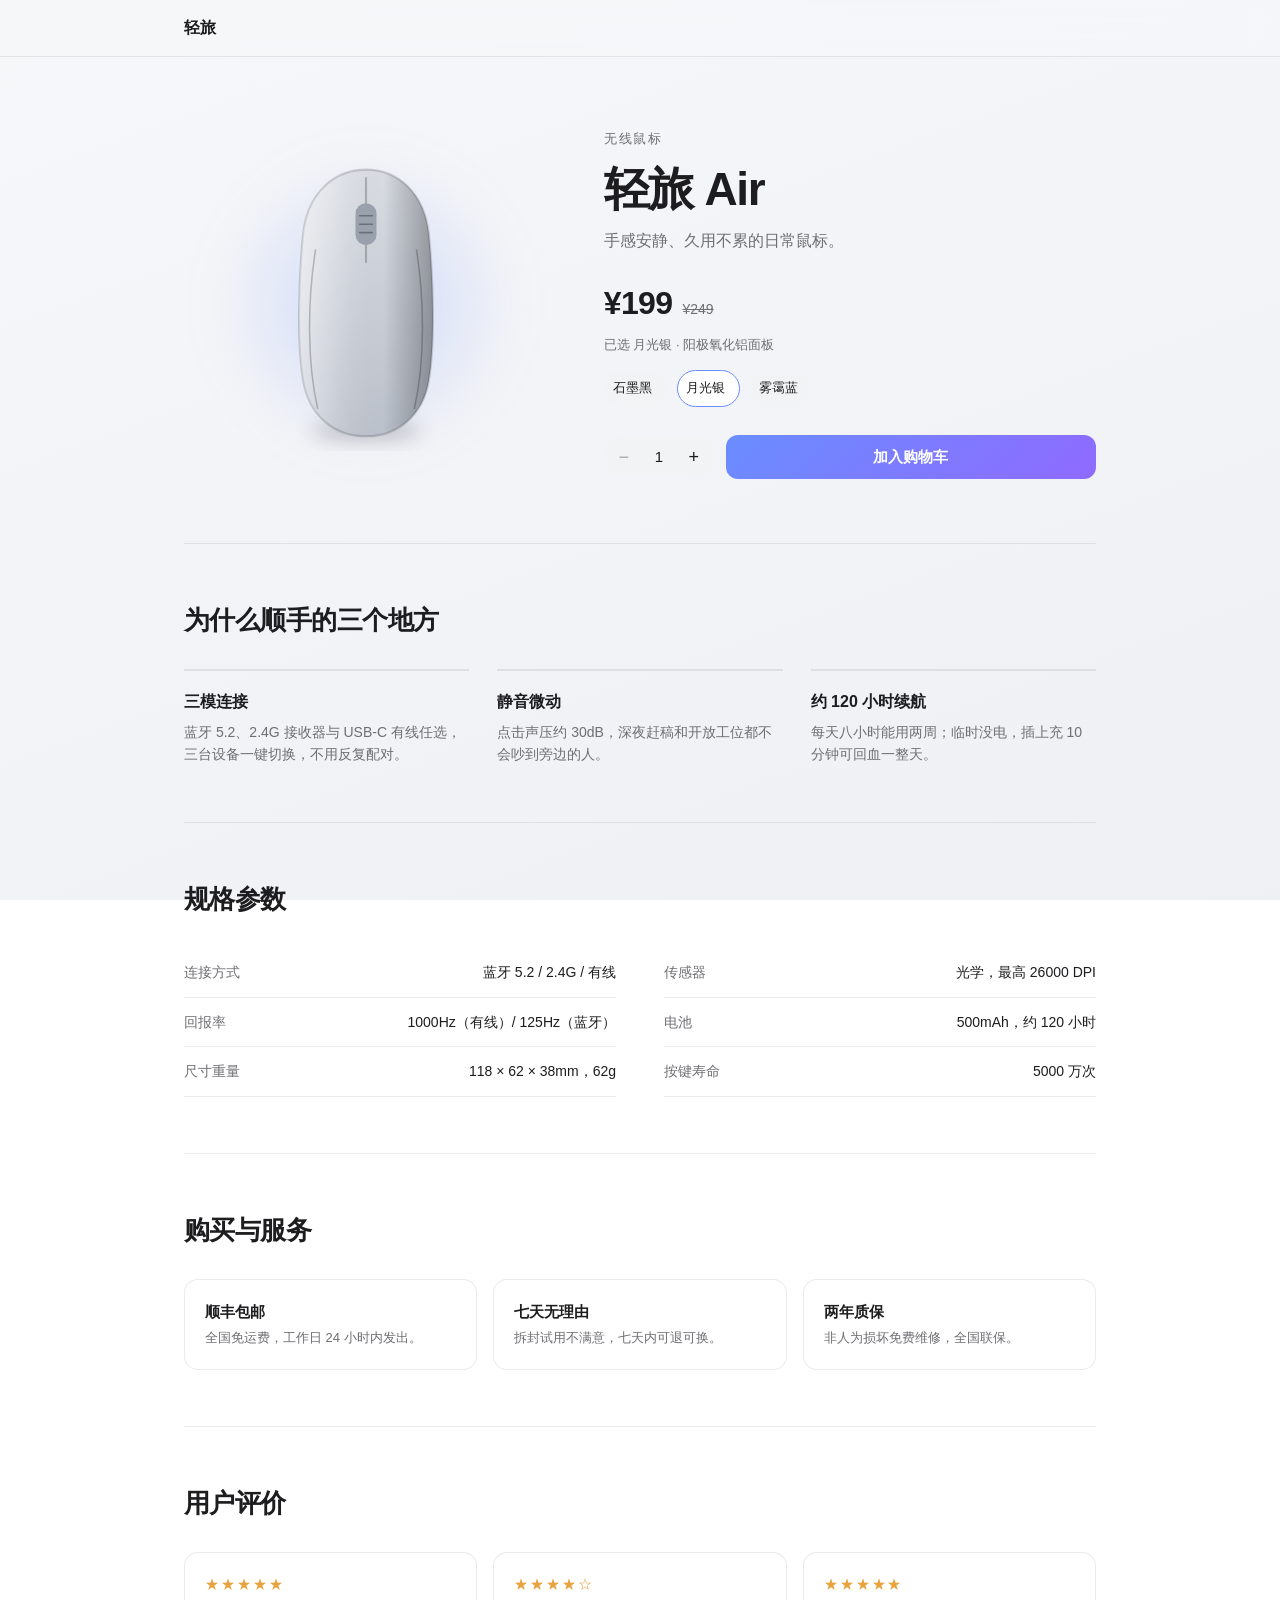
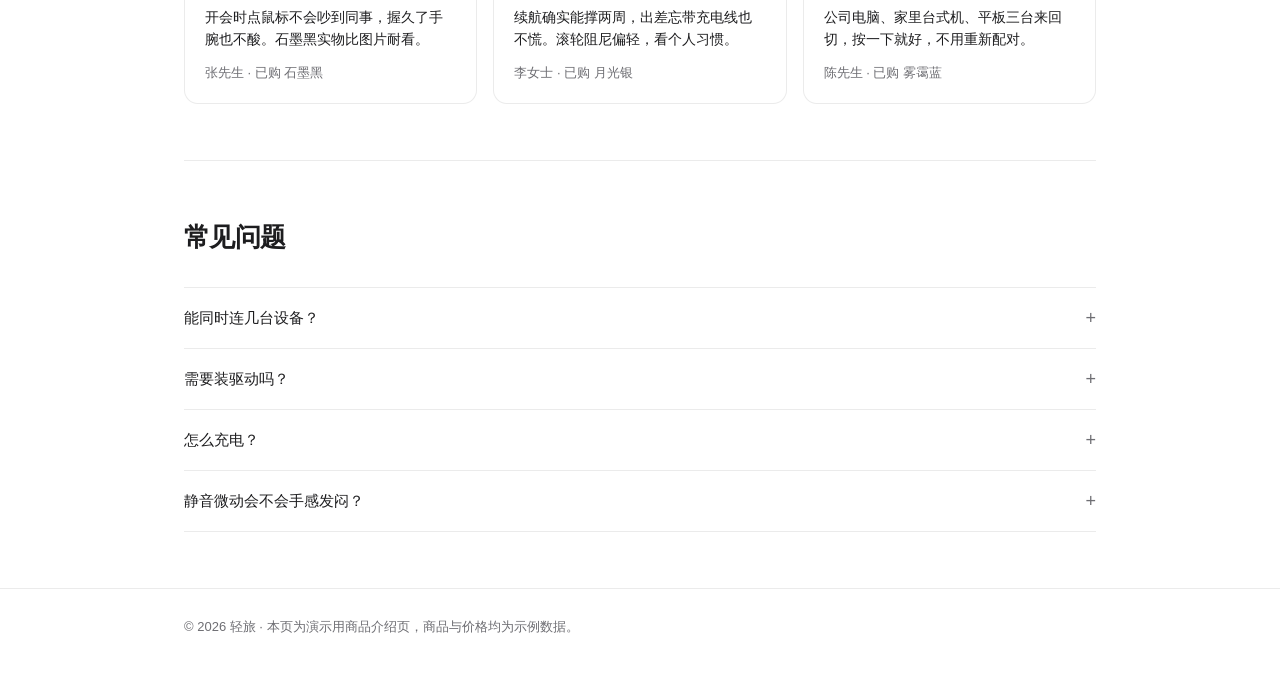
<file: mouse.html>
<!DOCTYPE html>
<html lang="zh-CN">
<head>
  <meta charset="UTF-8">
  <meta name="viewport" content="width=device-width, initial-scale=1.0">
  <meta name="description" content="轻旅 Air 无线鼠标：三模连接、静音微动、约 120 小时续航，示例商品介绍页。">
  <meta name="color-scheme" content="light dark">
  <meta name="theme-color" media="(prefers-color-scheme: light)" content="#f6f7f9">
  <meta name="theme-color" media="(prefers-color-scheme: dark)" content="#1c1c1e">
  <link rel="icon" href="data:image/svg+xml,%3Csvg xmlns='http://www.w3.org/2000/svg' viewBox='0 0 64 64'%3E%3Cdefs%3E%3ClinearGradient id='g' x1='0' y1='0' x2='1' y2='1'%3E%3Cstop offset='0' stop-color='%236a8dff'/%3E%3Cstop offset='1' stop-color='%238f6aff'/%3E%3C/linearGradient%3E%3C/defs%3E%3Ccircle cx='32' cy='32' r='32' fill='url(%23g)'/%3E%3Ctext x='32' y='42' font-family='sans-serif' font-size='28' font-weight='600' fill='white' text-anchor='middle'%3EL%3C/text%3E%3C/svg%3E">
  <title>轻旅 Air 无线鼠标 · 商品介绍</title>
  <style>
    :root {
      --bg-start: #f6f7f9;
      --bg-end: #eef0f4;
      --card-bg: #ffffff;
      --text: #1d1d1f;
      --text-secondary: #6e6e73;
      --border: rgba(0, 0, 0, 0.08);
      --bar-bg: rgba(246, 247, 249, 0.82);
      --btn-bg: #f2f3f5;
      --btn-hover: #e6e8ec;
      --accent: #6a8dff;
      --accent-deep: #8f6aff;
      --focus: #6a8dff;
      --halo: rgba(106, 141, 255, 0.28);
      --svg-stroke: rgba(0, 0, 0, 0.16);
      --detail: rgba(0, 0, 0, 0.22);
      --shadow: 0 8px 30px rgba(0, 0, 0, 0.06);
      --star: #e8a33d;
      --cast: rgba(0, 0, 0, 0.2);
      /* 商品图默认配色 = 首屏选中的月光银，脚本未执行时也与按钮状态一致 */
      --shell-a: #e4e7ec;
      --shell-b: #b4bac5;
      --shell-wheel: #9aa1ad;
    }

    @media (prefers-color-scheme: dark) {
      :root {
        --bg-start: #1c1c1e;
        --bg-end: #141416;
        --card-bg: #2c2c2e;
        --text: #f5f5f7;
        --text-secondary: #a1a1a6;
        --border: rgba(255, 255, 255, 0.1);
        --bar-bg: rgba(28, 28, 30, 0.82);
        --btn-bg: #3a3a3c;
        --btn-hover: #48484a;
        --focus: #8fb0ff;
        --halo: rgba(143, 176, 255, 0.18);
        --svg-stroke: rgba(255, 255, 255, 0.22);
        --detail: rgba(255, 255, 255, 0.26);
        --shadow: 0 8px 30px rgba(0, 0, 0, 0.4);
        --star: #f0b455;
        --cast: rgba(0, 0, 0, 0.5);
      }
    }

    * {
      margin: 0;
      padding: 0;
      box-sizing: border-box;
    }

    body {
      font-family: -apple-system, BlinkMacSystemFont, "Segoe UI", "PingFang SC",
        "Hiragino Sans GB", "Microsoft YaHei", sans-serif;
      background: linear-gradient(160deg, var(--bg-start) 0%, var(--bg-end) 100%);
      background-attachment: fixed;
      color: var(--text);
      line-height: 1.6;
      -webkit-font-smoothing: antialiased;
    }

    button {
      font: inherit;
    }

    .wrap {
      width: 100%;
      max-width: 960px;
      margin: 0 auto;
      padding: 0 24px;
    }

    .sr-only {
      position: absolute;
      width: 1px;
      height: 1px;
      margin: -1px;
      overflow: hidden;
      clip-path: inset(50%);
      white-space: nowrap;
    }

    .topbar {
      position: sticky;
      top: 0;
      z-index: 10;
      background: var(--bar-bg);
      backdrop-filter: blur(12px);
      border-bottom: 1px solid var(--border);
    }

    .topbar-inner {
      height: 56px;
      display: flex;
      align-items: center;
    }

    .brand {
      font-size: 16px;
      font-weight: 600;
      letter-spacing: 0.02em;
      text-decoration: none;
      color: var(--text);
    }

    .hero {
      display: grid;
      grid-template-columns: 0.85fr 1.15fr;
      gap: 56px;
      align-items: center;
      padding: 72px 0 64px;
    }

    .hero-visual {
      position: relative;
      display: flex;
      align-items: center;
      justify-content: center;
    }

    .hero-visual::before {
      content: "";
      position: absolute;
      width: 120%;
      aspect-ratio: 1;
      background: radial-gradient(closest-side, var(--halo), transparent 70%);
      filter: blur(24px);
      pointer-events: none;
    }

    .hero-visual svg {
      position: relative;
      width: 100%;
      max-width: 210px;
      height: auto;
    }

    /* 商品图配色由 --shell-* 驱动，选色按钮点击时由脚本改写 */
    .hero-visual .stop-a {
      stop-color: var(--shell-a);
    }

    .hero-visual .stop-b {
      stop-color: var(--shell-b);
    }

    .hero-visual .shell {
      stroke: var(--svg-stroke);
    }

    .hero-visual .seam {
      stroke: var(--detail);
    }

    .hero-visual .wheel {
      fill: var(--shell-wheel);
    }

    .hero-visual .wheel-line {
      stroke: rgba(0, 0, 0, 0.3);
    }

    /* 明暗层次只调光影，不参与换色，避免和 --shell-* 打架 */
    .hero-visual .cast {
      fill: var(--cast);
    }

    .hero-visual .rib {
      stroke: var(--detail);
    }

    .eyebrow {
      font-size: 13px;
      letter-spacing: 0.14em;
      color: var(--text-secondary);
      margin-bottom: 14px;
    }

    .hero h1 {
      font-size: clamp(32px, 5vw, 46px);
      font-weight: 600;
      letter-spacing: -0.03em;
      line-height: 1.1;
      margin-bottom: 14px;
    }

    .lede {
      font-size: 16px;
      color: var(--text-secondary);
      margin-bottom: 24px;
    }

    .price {
      display: flex;
      align-items: baseline;
      gap: 10px;
      margin-bottom: 6px;
    }

    .price strong {
      font-size: clamp(26px, 3vw, 32px);
      font-weight: 600;
      letter-spacing: -0.02em;
      font-variant-numeric: tabular-nums;
    }

    .price del {
      font-size: 14px;
      color: var(--text-secondary);
    }

    .color-note {
      font-size: 13px;
      color: var(--text-secondary);
      margin-bottom: 14px;
    }

    .colors {
      display: flex;
      flex-wrap: wrap;
      gap: 10px;
      margin-bottom: 28px;
    }

    .swatch {
      display: inline-flex;
      align-items: center;
      gap: 8px;
      padding: 7px 14px 7px 8px;
      font-size: 13px;
      color: var(--text);
      background: var(--btn-bg);
      border: 1px solid transparent;
      border-radius: 999px;
      cursor: pointer;
      transition: background 0.2s ease, border-color 0.2s ease;
    }

    .swatch:hover {
      background: var(--btn-hover);
    }

    .swatch[aria-pressed="true"] {
      background: var(--card-bg);
      border-color: var(--accent);
    }

    .swatch .dot {
      width: 18px;
      height: 18px;
      border-radius: 50%;
      background: var(--swatch);
      box-shadow: inset 0 0 0 1px var(--svg-stroke);
    }

    .buy {
      display: flex;
      flex-wrap: wrap;
      align-items: center;
      gap: 12px;
    }

    .stepper {
      display: inline-flex;
      align-items: center;
      gap: 2px;
      padding: 4px;
      background: var(--btn-bg);
      border-radius: 12px;
    }

    .stepper button {
      width: 32px;
      height: 32px;
      font-size: 18px;
      line-height: 1;
      color: var(--text);
      background: transparent;
      border: 0;
      border-radius: 8px;
      cursor: pointer;
      transition: background 0.2s ease;
    }

    .stepper button:hover:not(:disabled) {
      background: var(--btn-hover);
    }

    .stepper button:disabled {
      opacity: 0.35;
      cursor: not-allowed;
    }

    .stepper output {
      min-width: 34px;
      text-align: center;
      font-size: 15px;
      font-variant-numeric: tabular-nums;
    }

    .add {
      flex: 1 1 160px;
      min-width: 160px;
      min-height: 44px;
      padding: 0 24px;
      font-size: 15px;
      font-weight: 600;
      color: #fff;
      background: linear-gradient(135deg, var(--accent) 0%, var(--accent-deep) 100%);
      border: 0;
      border-radius: 12px;
      cursor: pointer;
      transition: filter 0.2s ease, background 0.2s ease;
    }

    .add:hover {
      filter: brightness(1.06);
    }

    .add.is-added {
      background: #2f9e58;
      filter: none;
    }

    .add:focus-visible,
    .swatch:focus-visible,
    .stepper button:focus-visible,
    .faq summary:focus-visible,
    .brand:focus-visible {
      outline: 2px solid var(--focus);
      outline-offset: 3px;
    }

    .section {
      padding: 56px 0;
      border-top: 1px solid var(--border);
    }

    .section h2 {
      font-size: clamp(20px, 2.6vw, 26px);
      font-weight: 600;
      letter-spacing: -0.02em;
      margin-bottom: 28px;
    }

    .points {
      list-style: none;
      display: grid;
      grid-template-columns: repeat(3, minmax(0, 1fr));
      gap: 28px;
    }

    .points li {
      padding-top: 18px;
      border-top: 2px solid var(--border);
    }

    .points h3 {
      font-size: 16px;
      font-weight: 600;
      margin-bottom: 6px;
    }

    .points p {
      font-size: 14px;
      color: var(--text-secondary);
    }

    .specs {
      display: grid;
      grid-template-columns: repeat(2, minmax(0, 1fr));
      gap: 0 48px;
    }

    .specs > div {
      display: flex;
      align-items: baseline;
      justify-content: space-between;
      gap: 16px;
      padding: 13px 0;
      border-bottom: 1px solid var(--border);
    }

    .specs dt {
      flex: none;
      font-size: 14px;
      color: var(--text-secondary);
    }

    .specs dd {
      font-size: 14px;
      text-align: right;
    }

    /* 服务承诺与评价共用一套轻卡片，比卖点区更弱，只做补充信息 */
    .service,
    .reviews {
      list-style: none;
      display: grid;
      grid-template-columns: repeat(3, minmax(0, 1fr));
      gap: 16px;
    }

    .service li,
    .reviews li {
      display: flex;
      flex-direction: column;
      padding: 20px;
      background: var(--card-bg);
      border: 1px solid var(--border);
      border-radius: 14px;
    }

    .service h3 {
      font-size: 15px;
      font-weight: 600;
      margin-bottom: 4px;
    }

    .service p {
      font-size: 13px;
      color: var(--text-secondary);
    }

    .stars {
      margin-bottom: 10px;
      font-size: 14px;
      letter-spacing: 0.14em;
      color: var(--star);
    }

    .reviews .text {
      font-size: 14px;
    }

    .reviews .who {
      margin-top: auto;
      padding-top: 12px;
      font-size: 13px;
      color: var(--text-secondary);
    }

    /* 常见问题用原生 details，展开折叠不依赖脚本 */
    .faq {
      border-top: 1px solid var(--border);
    }

    .faq details {
      border-bottom: 1px solid var(--border);
    }

    .faq summary {
      display: flex;
      align-items: center;
      justify-content: space-between;
      gap: 16px;
      padding: 18px 0;
      font-size: 15px;
      font-weight: 500;
      cursor: pointer;
      list-style: none;
    }

    .faq summary::-webkit-details-marker {
      display: none;
    }

    .faq summary::after {
      content: "+";
      flex: none;
      font-size: 18px;
      line-height: 1;
      color: var(--text-secondary);
      transition: transform 0.2s ease;
    }

    .faq details[open] summary::after {
      transform: rotate(45deg);
    }

    .faq p {
      max-width: 68ch;
      padding: 0 0 18px;
      font-size: 14px;
      color: var(--text-secondary);
    }

    .footer {
      padding: 28px 0 48px;
      border-top: 1px solid var(--border);
      font-size: 13px;
      color: var(--text-secondary);
    }

    @media (prefers-reduced-motion: reduce) {
      .swatch,
      .stepper button,
      .add,
      .faq summary::after {
        transition: none;
      }
    }

    @media (max-width: 820px) {
      .hero {
        grid-template-columns: 1fr;
        gap: 36px;
        padding: 48px 0 40px;
      }

      .hero-visual {
        max-width: 300px;
        margin: 0 auto;
      }

      .points {
        grid-template-columns: 1fr;
        gap: 18px;
      }

      .service,
      .reviews {
        grid-template-columns: 1fr;
      }

      .specs {
        grid-template-columns: 1fr;
      }

      /* 窄屏是触摸操作，把步进器按钮放大到可稳稳点中的尺寸 */
      .stepper button {
        width: 40px;
        height: 40px;
      }

      .section {
        padding: 40px 0;
      }
    }

    @media (max-width: 480px) {
      .hero-visual svg {
        max-width: 160px;
      }

      .add {
        flex: 1 1 100%;
      }

      .specs dd {
        text-align: left;
      }
    }
  </style>
</head>
<body>
  <header class="topbar">
    <div class="wrap topbar-inner">
      <a class="brand" href="#top">轻旅</a>
    </div>
  </header>

  <main id="top">
    <div class="wrap">
      <section class="hero">
        <div class="hero-visual" aria-hidden="true">
          <svg viewBox="0 0 200 280" role="presentation" focusable="false">
            <defs>
              <linearGradient id="shell" x1="0.1" y1="0" x2="0.9" y2="1">
                <stop class="stop-a" offset="0"></stop>
                <stop class="stop-b" offset="1"></stop>
              </linearGradient>
              <filter id="soften" x="-50%" y="-50%" width="200%" height="200%">
                <feGaussianBlur stdDeviation="9"></feGaussianBlur>
              </filter>
              <path id="body" d="M100 12 C70 12 44 34 40 74 C36 116 34 176 40 212
                C45 246 70 266 100 266 C130 266 155 246 160 212 C166 176 164 116 160 74
                C156 34 130 12 100 12 Z"></path>
              <clipPath id="bodyClip">
                <use href="#body"></use>
              </clipPath>
              <linearGradient id="round" x1="0" y1="0" x2="1" y2="0">
                <stop offset="0" stop-color="#fff" stop-opacity="0.42"></stop>
                <stop offset="0.3" stop-color="#fff" stop-opacity="0.06"></stop>
                <stop offset="0.62" stop-color="#000" stop-opacity="0"></stop>
                <stop offset="1" stop-color="#000" stop-opacity="0.3"></stop>
              </linearGradient>
            </defs>

            <!-- 落地投影，压在主体下面 -->
            <ellipse class="cast" cx="100" cy="260" rx="52" ry="10" filter="url(#soften)"></ellipse>

            <!-- 主体轮廓：上窄下宽，最宽处在掌托 -->
            <use class="shell" href="#body" fill="url(#shell)" stroke-width="2"></use>

            <!-- 曲面细节都裁在轮廓内，避免溢到鼠标外面 -->
            <g clip-path="url(#bodyClip)">
              <rect class="round" x="30" y="8" width="140" height="264" fill="url(#round)"></rect>
              <path class="seam" d="M100 20 V100" fill="none" stroke-width="2"
                stroke-linecap="round"></path>
              <path class="rib" d="M52 88 C44 138 44 196 54 240" fill="none" stroke-width="1.5"></path>
              <path class="rib" d="M148 88 C156 138 156 196 146 240" fill="none" stroke-width="1.5"></path>
            </g>

            <!-- 滚轮及其纹路 -->
            <rect class="wheel" x="90" y="44" width="20" height="40" rx="10"></rect>
            <g class="wheel-line" stroke-width="1.5" stroke-linecap="round">
              <path d="M94 56 H106" fill="none"></path>
              <path d="M94 64 H106" fill="none"></path>
              <path d="M94 72 H106" fill="none"></path>
            </g>
          </svg>
        </div>

        <div class="hero-text">
          <p class="eyebrow">无线鼠标</p>
          <h1>轻旅 Air</h1>
          <p class="lede">手感安静、久用不累的日常鼠标。</p>

          <p class="price">
            <strong>¥199</strong>
            <del>¥249</del>
          </p>
          <p class="color-note" id="color-note">已选 月光银 · 阳极氧化铝面板</p>

          <div class="colors" role="group" aria-label="颜色选择">
            <button type="button" class="swatch" data-color="graphite" aria-pressed="false"
              style="--swatch: #3a3a3f">石墨黑</button>
            <button type="button" class="swatch" data-color="silver" aria-pressed="true"
              style="--swatch: #dfe3e8">月光银</button>
            <button type="button" class="swatch" data-color="mist" aria-pressed="false"
              style="--swatch: #8fb0ff">雾霭蓝</button>
          </div>

          <div class="buy">
            <div class="stepper">
              <button type="button" class="step" data-step="-1" aria-label="减少数量">−</button>
              <output id="qty" aria-live="polite">1</output>
              <button type="button" class="step" data-step="1" aria-label="增加数量">+</button>
            </div>
            <button type="button" class="add" id="add">加入购物车</button>
          </div>
          <p class="sr-only" id="cart-status" role="status"></p>
        </div>
      </section>

      <section class="section">
        <h2>为什么顺手的三个地方</h2>
        <ul class="points">
          <li>
            <h3>三模连接</h3>
            <p>蓝牙 5.2、2.4G 接收器与 USB-C 有线任选，三台设备一键切换，不用反复配对。</p>
          </li>
          <li>
            <h3>静音微动</h3>
            <p>点击声压约 30dB，深夜赶稿和开放工位都不会吵到旁边的人。</p>
          </li>
          <li>
            <h3>约 120 小时续航</h3>
            <p>每天八小时能用两周；临时没电，插上充 10 分钟可回血一整天。</p>
          </li>
        </ul>
      </section>

      <section class="section">
        <h2>规格参数</h2>
        <dl class="specs">
          <div>
            <dt>连接方式</dt>
            <dd>蓝牙 5.2 / 2.4G / 有线</dd>
          </div>
          <div>
            <dt>传感器</dt>
            <dd>光学，最高 26000 DPI</dd>
          </div>
          <div>
            <dt>回报率</dt>
            <dd>1000Hz（有线）/ 125Hz（蓝牙）</dd>
          </div>
          <div>
            <dt>电池</dt>
            <dd>500mAh，约 120 小时</dd>
          </div>
          <div>
            <dt>尺寸重量</dt>
            <dd>118 × 62 × 38mm，62g</dd>
          </div>
          <div>
            <dt>按键寿命</dt>
            <dd>5000 万次</dd>
          </div>
        </dl>
      </section>

      <section class="section">
        <h2>购买与服务</h2>
        <ul class="service">
          <li>
            <h3>顺丰包邮</h3>
            <p>全国免运费，工作日 24 小时内发出。</p>
          </li>
          <li>
            <h3>七天无理由</h3>
            <p>拆封试用不满意，七天内可退可换。</p>
          </li>
          <li>
            <h3>两年质保</h3>
            <p>非人为损坏免费维修，全国联保。</p>
          </li>
        </ul>
      </section>

      <section class="section">
        <h2>用户评价</h2>
        <ul class="reviews">
          <li>
            <p class="stars"><span aria-hidden="true">★★★★★</span><span class="sr-only">评分 5 分，满分 5 分</span></p>
            <p class="text">开会时点鼠标不会吵到同事，握久了手腕也不酸。石墨黑实物比图片耐看。</p>
            <p class="who">张先生 · 已购 石墨黑</p>
          </li>
          <li>
            <p class="stars"><span aria-hidden="true">★★★★☆</span><span class="sr-only">评分 4 分，满分 5 分</span></p>
            <p class="text">续航确实能撑两周，出差忘带充电线也不慌。滚轮阻尼偏轻，看个人习惯。</p>
            <p class="who">李女士 · 已购 月光银</p>
          </li>
          <li>
            <p class="stars"><span aria-hidden="true">★★★★★</span><span class="sr-only">评分 5 分，满分 5 分</span></p>
            <p class="text">公司电脑、家里台式机、平板三台来回切，按一下就好，不用重新配对。</p>
            <p class="who">陈先生 · 已购 雾霭蓝</p>
          </li>
        </ul>
      </section>

      <section class="section">
        <h2>常见问题</h2>
        <div class="faq">
          <details>
            <summary>能同时连几台设备？</summary>
            <p>三台。蓝牙两台加 2.4G 接收器一台，按底部按键循环切换，指示灯会闪出对应次数。</p>
          </details>
          <details>
            <summary>需要装驱动吗？</summary>
            <p>不用。2.4G 接收器插上即用，蓝牙在系统设置里配对即可；想自定义 DPI 和按键，再装桌面端软件。</p>
          </details>
          <details>
            <summary>怎么充电？</summary>
            <p>机身前方是 USB-C 接口，随手一根手机线就能充。临时没电，充 10 分钟约可用一天。</p>
          </details>
          <details>
            <summary>静音微动会不会手感发闷？</summary>
            <p>触发行程 1.1mm，回弹正常，声音约 30dB。比普通微动轻，但段落确认感仍然清晰。</p>
          </details>
        </div>
      </section>
    </div>
  </main>

  <footer class="footer">
    <div class="wrap">© 2026 轻旅 · 本页为演示用商品介绍页，商品与价格均为示例数据。</div>
  </footer>

  <script>
    (function () {
      var COLORS = {
        graphite: { name: '石墨黑', note: '磨砂哑光涂层', shell: ['#4a4a4f', '#26262a'], wheel: '#6a6a70' },
        silver: { name: '月光银', note: '阳极氧化铝面板', shell: ['#e4e7ec', '#b4bac5'], wheel: '#9aa1ad' },
        mist: { name: '雾霭蓝', note: '亲肤类肤涂层', shell: ['#a8c0ff', '#6a8dff'], wheel: '#4d6edb' }
      };

      var visual = document.querySelector('.hero-visual');
      var note = document.getElementById('color-note');
      var swatches = [].slice.call(document.querySelectorAll('.swatch'));

      // 选色：更新选中态，并把配色写进 CSS 变量，商品图与说明随之联动
      swatches.forEach(function (btn) {
        btn.addEventListener('click', function () {
          var color = COLORS[btn.getAttribute('data-color')];
          if (!color) return;

          swatches.forEach(function (other) {
            other.setAttribute('aria-pressed', String(other === btn));
          });

          visual.style.setProperty('--shell-a', color.shell[0]);
          visual.style.setProperty('--shell-b', color.shell[1]);
          visual.style.setProperty('--shell-wheel', color.wheel);
          note.textContent = '已选 ' + color.name + ' · ' + color.note;
        });
      });

      // 数量：限制在 1–5，到边界时禁用对应按钮
      var MIN = 1;
      var MAX = 5;
      var count = 1;
      var qty = document.getElementById('qty');
      var stepBtns = [].slice.call(document.querySelectorAll('.step'));

      function renderQty() {
        qty.textContent = String(count);
        stepBtns.forEach(function (btn) {
          var delta = Number(btn.getAttribute('data-step'));
          btn.disabled = delta < 0 ? count <= MIN : count >= MAX;
        });
      }

      stepBtns.forEach(function (btn) {
        btn.addEventListener('click', function () {
          var next = count + Number(btn.getAttribute('data-step'));
          count = Math.min(MAX, Math.max(MIN, next));
          renderQty();
        });
      });

      renderQty();

      // 加购：按钮给出短暂反馈，状态文字交给 aria-live 区域播报
      var addBtn = document.getElementById('add');
      var status = document.getElementById('cart-status');
      var timer = null;

      addBtn.addEventListener('click', function () {
        addBtn.textContent = '已加入 ✓';
        addBtn.classList.add('is-added');
        status.textContent = '已加入购物车：轻旅 Air × ' + count;

        clearTimeout(timer);
        timer = setTimeout(function () {
          addBtn.textContent = '加入购物车';
          addBtn.classList.remove('is-added');
        }, 1500);
      });
    })();
  </script>
</body>
</html>
</file>
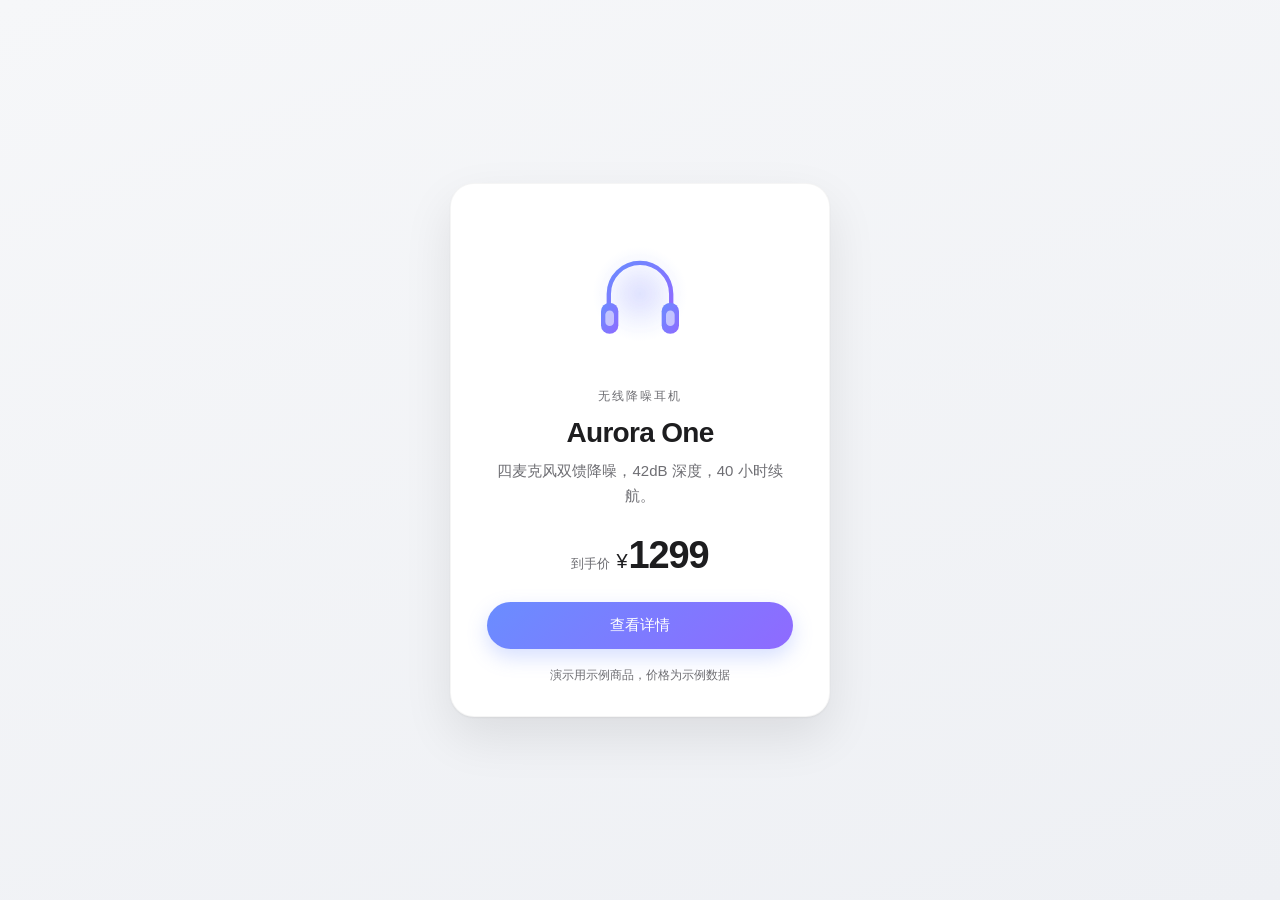
<file: product-simple.html>
<!DOCTYPE html>
<html lang="zh-CN">
<head>
  <meta charset="UTF-8">
  <meta name="viewport" content="width=device-width, initial-scale=1.0">
  <meta name="description" content="Aurora One 无线降噪耳机：四麦克风双馈降噪、42dB 深度、40 小时续航。">
  <meta name="color-scheme" content="light dark">
  <meta name="theme-color" media="(prefers-color-scheme: light)" content="#f6f7f9">
  <meta name="theme-color" media="(prefers-color-scheme: dark)" content="#1c1c1e">
  <link rel="icon" href="data:image/svg+xml,%3Csvg xmlns='http://www.w3.org/2000/svg' viewBox='0 0 64 64'%3E%3Cdefs%3E%3ClinearGradient id='g' x1='0' y1='0' x2='1' y2='1'%3E%3Cstop offset='0' stop-color='%236a8dff'/%3E%3Cstop offset='1' stop-color='%238f6aff'/%3E%3C/linearGradient%3E%3C/defs%3E%3Ccircle cx='32' cy='32' r='32' fill='url(%23g)'/%3E%3Ctext x='32' y='42' font-family='sans-serif' font-size='28' font-weight='600' fill='white' text-anchor='middle'%3EA%3C/text%3E%3C/svg%3E">
  <link rel="stylesheet" href="common.css">
  <title>Aurora One · 商品介绍</title>
  <style>
    :root {
      --card-border: rgba(0, 0, 0, 0.04);
      --shadow-contact: 0 1px 2px rgba(0, 0, 0, 0.05);
      --shadow-ambient: 0 20px 50px rgba(0, 0, 0, 0.09);
      --halo-near: rgba(106, 141, 255, 0.16);
      --halo-far: rgba(143, 106, 255, 0.10);
    }

    @media (prefers-color-scheme: dark) {
      :root {
        --card-border: rgba(255, 255, 255, 0.07);
        --shadow-contact: 0 1px 2px rgba(0, 0, 0, 0.3);
        --shadow-ambient: 0 20px 50px rgba(0, 0, 0, 0.5);
        --halo-near: rgba(143, 176, 255, 0.22);
        --halo-far: rgba(143, 106, 255, 0.12);
      }
    }

    body {
      min-height: 100vh;
      display: flex;
      align-items: center;
      justify-content: center;
      padding: 24px;
    }

    .card {
      width: 100%;
      max-width: 380px;
      padding: 44px 36px 32px;
      text-align: center;
      background: var(--card-bg);
      border: 1px solid var(--card-border);
      border-radius: 24px;
      box-shadow: var(--shadow-contact), var(--shadow-ambient);
    }

    .product-icon {
      position: relative;
      width: 132px;
      height: 132px;
      margin: 0 auto 28px;
      display: flex;
      align-items: center;
      justify-content: center;
      user-select: none;
    }

    /* 双层光晕：近处实、远处散 */
    .product-icon::before,
    .product-icon::after {
      content: "";
      position: absolute;
      inset: 0;
      border-radius: 50%;
      pointer-events: none;
    }

    .product-icon::before {
      background: radial-gradient(closest-side, var(--halo-near), transparent 72%);
    }

    .product-icon::after {
      inset: 14%;
      background: radial-gradient(closest-side, var(--halo-far), transparent 70%);
      filter: blur(8px);
    }

    .product-icon svg {
      position: relative;
      width: 104px;
      height: 104px;
    }

    .eyebrow {
      font-size: 12px;
      font-weight: 500;
      letter-spacing: 0.16em;
      color: var(--text-secondary);
      margin-bottom: 12px;
    }

    h1 {
      font-size: 28px;
      font-weight: 600;
      letter-spacing: -0.025em;
      margin-bottom: 10px;
    }

    .desc {
      font-size: 15px;
      line-height: 1.65;
      color: var(--text-secondary);
      margin-bottom: 28px;
    }

    .price {
      display: flex;
      align-items: baseline;
      justify-content: center;
      gap: 6px;
      margin-bottom: 28px;
    }

    .price-label {
      font-size: 13px;
      color: var(--text-secondary);
    }

    .price strong {
      font-size: 38px;
      font-weight: 600;
      letter-spacing: -0.03em;
      line-height: 1;
      font-variant-numeric: tabular-nums;
    }

    .price-currency {
      font-size: 20px;
      font-weight: 500;
      letter-spacing: 0;
      margin-right: 1px;
    }

    .cta {
      display: block;
      padding: 14px 22px;
      font-size: 15px;
      font-weight: 500;
      letter-spacing: 0.01em;
      text-decoration: none;
      color: #ffffff;
      background: linear-gradient(135deg, #6a8dff 0%, #8f6aff 100%);
      border-radius: 999px;
      box-shadow: 0 8px 20px rgba(106, 141, 255, 0.28);
      transition: transform 0.18s ease, box-shadow 0.18s ease;
    }

    .cta:hover {
      transform: translateY(-2px);
      box-shadow: 0 12px 26px rgba(106, 141, 255, 0.36);
    }

    .cta:active {
      transform: translateY(0) scale(0.98);
      box-shadow: 0 4px 12px rgba(106, 141, 255, 0.3);
    }

    .cta:focus-visible {
      outline: 2px solid var(--focus);
      outline-offset: 3px;
    }

    .note {
      margin-top: 18px;
      font-size: 12px;
      color: var(--text-secondary);
    }

    /* 错位入场：图标 → 标签/标题/简介 → 价格 → 按钮，各差 60ms */
    .rise {
      opacity: 0;
      transform: translateY(14px);
      animation: rise 0.55s cubic-bezier(0.22, 0.61, 0.36, 1) both;
    }

    .product-icon { animation-delay: 0ms; }
    .eyebrow { animation-delay: 60ms; }
    h1 { animation-delay: 120ms; }
    .desc { animation-delay: 180ms; }
    .price { animation-delay: 240ms; }
    .cta-row { animation-delay: 300ms; }
    .note { animation-delay: 360ms; }

    @keyframes rise {
      from {
        opacity: 0;
        transform: translateY(14px);
      }
      to {
        opacity: 1;
        transform: none;
      }
    }

    @media (prefers-reduced-motion: reduce) {
      .rise {
        opacity: 1;
        transform: none;
        animation: none;
      }
      .cta {
        transition: none;
      }
    }

    @media (max-width: 480px) {
      .card {
        padding: 36px 26px 28px;
        border-radius: 20px;
      }
      .product-icon {
        width: 116px;
        height: 116px;
        margin-bottom: 24px;
      }
      .product-icon svg {
        width: 92px;
        height: 92px;
      }
    }
  </style>
</head>
<body>
  <main class="card">
    <div class="product-icon rise" aria-hidden="true">
      <svg viewBox="0 0 240 240" role="presentation" focusable="false">
        <defs>
          <linearGradient id="aurora" x1="0" y1="0" x2="1" y2="1">
            <stop offset="0" stop-color="#6a8dff"></stop>
            <stop offset="1" stop-color="#8f6aff"></stop>
          </linearGradient>
        </defs>
        <path d="M48 150 V120 a72 72 0 0 1 144 0 v30"
          fill="none" stroke="url(#aurora)" stroke-width="10" stroke-linecap="round"></path>
        <rect x="30" y="140" width="40" height="72" rx="20" fill="url(#aurora)"></rect>
        <rect x="170" y="140" width="40" height="72" rx="20" fill="url(#aurora)"></rect>
        <rect x="40" y="158" width="20" height="36" rx="10" fill="#ffffff" opacity="0.55"></rect>
        <rect x="180" y="158" width="20" height="36" rx="10" fill="#ffffff" opacity="0.55"></rect>
      </svg>
    </div>
    <p class="eyebrow rise">无线降噪耳机</p>
    <h1 class="rise">Aurora One</h1>
    <p class="desc rise">四麦克风双馈降噪，42dB 深度，40 小时续航。</p>
    <p class="price rise">
      <span class="price-label">到手价</span>
      <strong><span class="price-currency">¥</span>1299</strong>
    </p>
    <div class="cta-row rise">
      <a class="cta" href="product.html">查看详情</a>
      <p class="note">演示用示例商品，价格为示例数据</p>
    </div>
  </main>
</body>
</html>
</file>
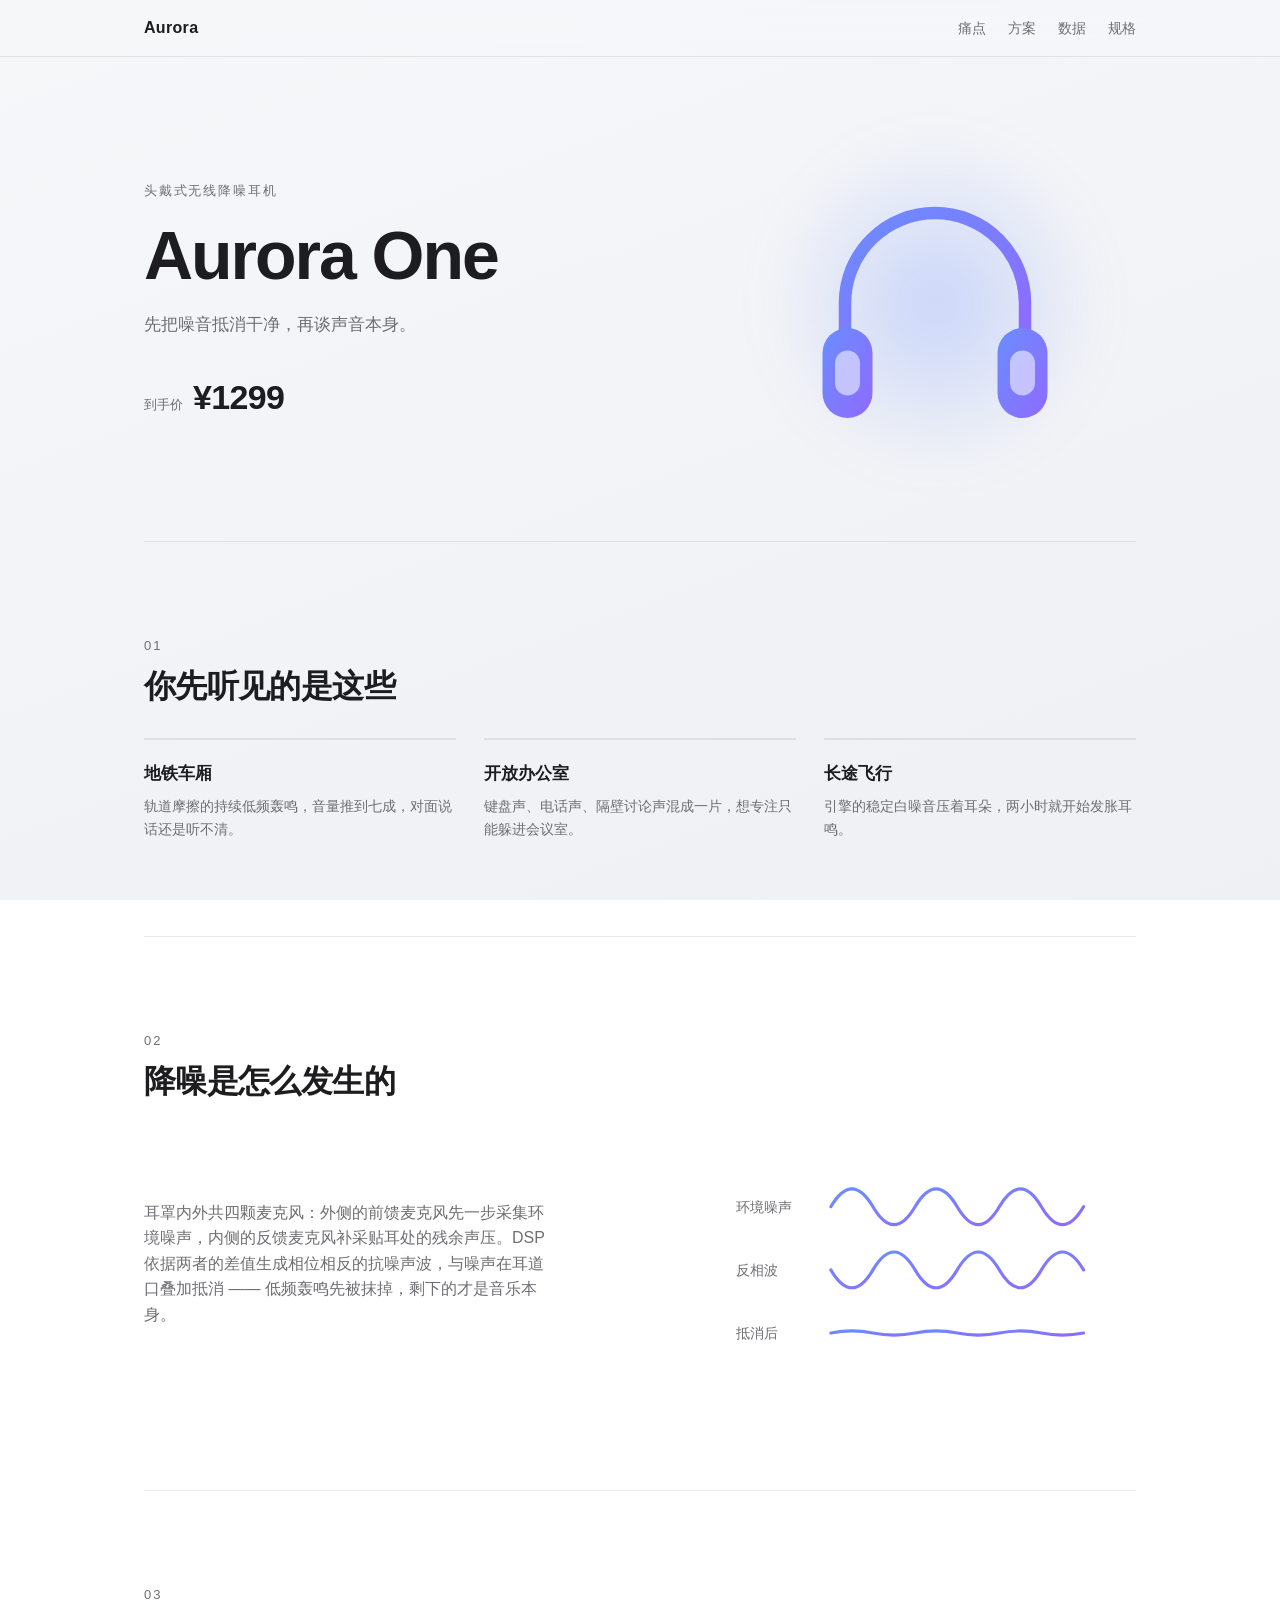
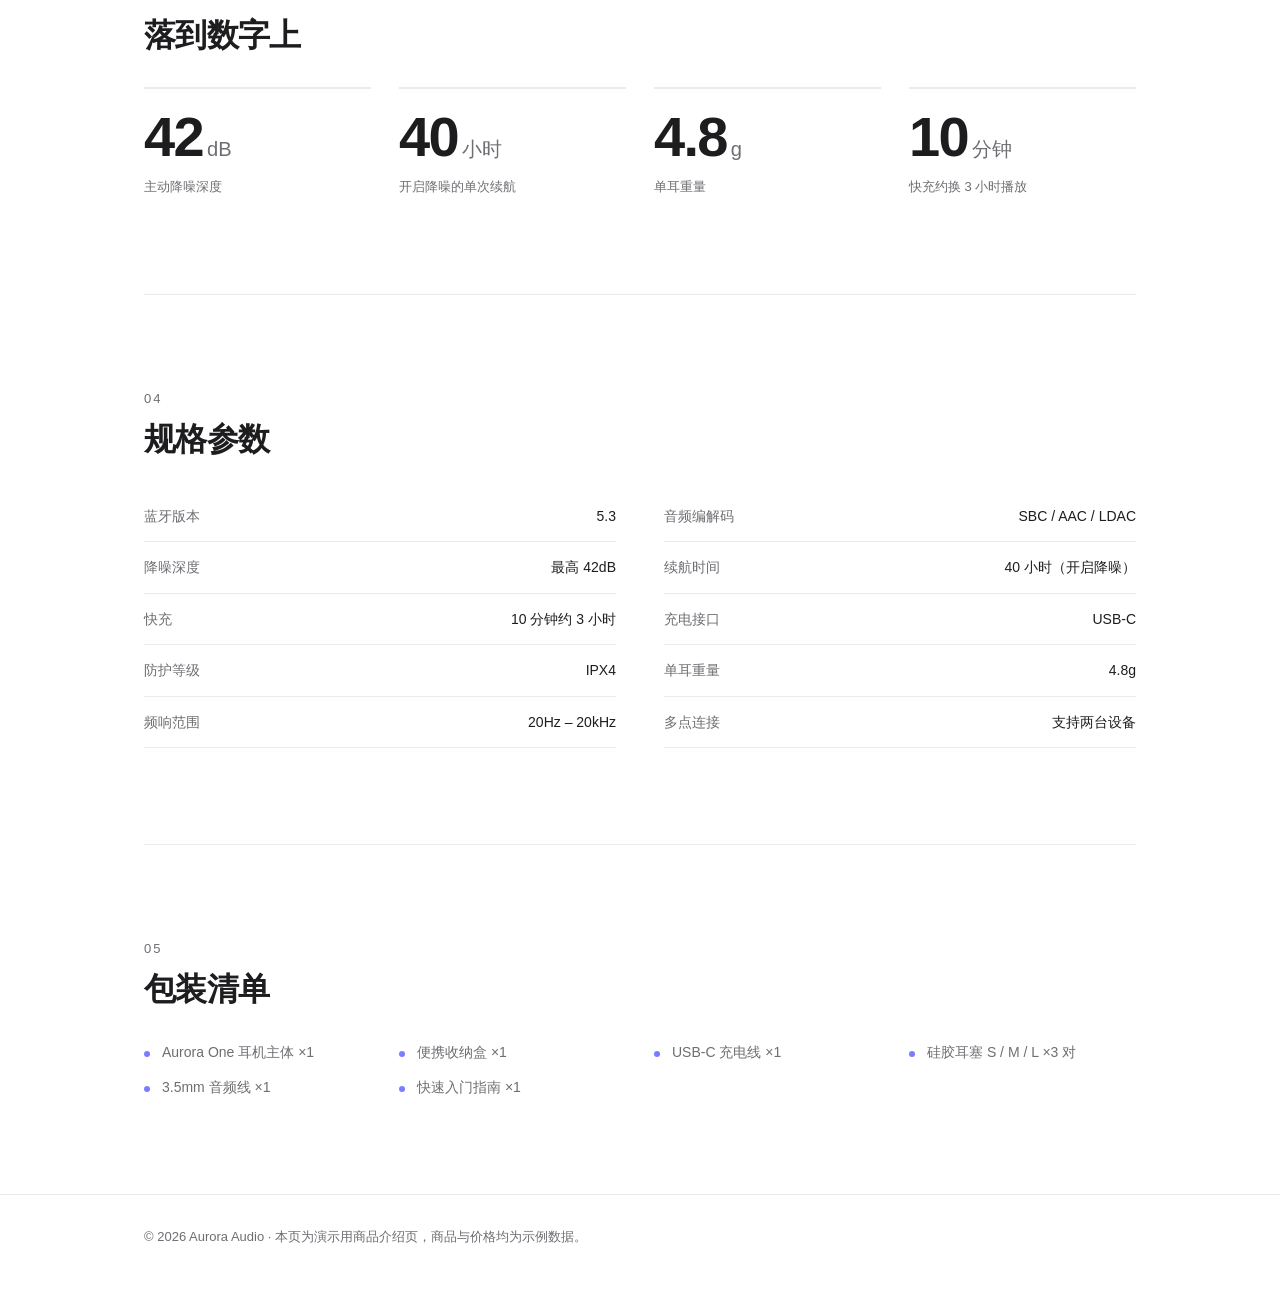
<file: product.html>
<!DOCTYPE html>
<html lang="zh-CN">
<head>
  <meta charset="UTF-8">
  <meta name="viewport" content="width=device-width, initial-scale=1.0">
  <meta name="description" content="Aurora One 头戴式无线降噪耳机：四麦克风双馈降噪、42dB 深度、40 小时续航、单耳 4.8g，含原理、数据、规格与包装清单。">
  <meta name="color-scheme" content="light dark">
  <meta name="theme-color" media="(prefers-color-scheme: light)" content="#f6f7f9">
  <meta name="theme-color" media="(prefers-color-scheme: dark)" content="#1c1c1e">
  <link rel="icon" href="data:image/svg+xml,%3Csvg xmlns='http://www.w3.org/2000/svg' viewBox='0 0 64 64'%3E%3Cdefs%3E%3ClinearGradient id='g' x1='0' y1='0' x2='1' y2='1'%3E%3Cstop offset='0' stop-color='%236a8dff'/%3E%3Cstop offset='1' stop-color='%238f6aff'/%3E%3C/linearGradient%3E%3C/defs%3E%3Ccircle cx='32' cy='32' r='32' fill='url(%23g)'/%3E%3Ctext x='32' y='42' font-family='sans-serif' font-size='28' font-weight='600' fill='white' text-anchor='middle'%3EA%3C/text%3E%3C/svg%3E">
  <title>Aurora One 无线降噪耳机 · 商品介绍</title>
  <link rel="stylesheet" href="common.css">
  <style>
    :root {
      --border: rgba(0, 0, 0, 0.08);
      --bar-bg: rgba(246, 247, 249, 0.82);
      --halo: rgba(106, 141, 255, 0.3);
    }

    @media (prefers-color-scheme: dark) {
      :root {
        --border: rgba(255, 255, 255, 0.1);
        --bar-bg: rgba(28, 28, 30, 0.82);
        --halo: rgba(143, 176, 255, 0.18);
      }
    }

    html {
      scroll-behavior: smooth;
      scroll-padding-top: 72px;
    }

    body {
      line-height: 1.6;
      background-attachment: fixed;
    }

    .wrap {
      width: 100%;
      max-width: 1040px;
      margin: 0 auto;
      padding: 0 24px;
    }

    .topbar {
      position: sticky;
      top: 0;
      z-index: 10;
      background: var(--bar-bg);
      backdrop-filter: blur(12px);
      border-bottom: 1px solid var(--border);
    }

    .topbar-inner {
      height: 56px;
      display: flex;
      align-items: center;
      justify-content: space-between;
      gap: 16px;
    }

    .brand {
      font-size: 16px;
      font-weight: 600;
      letter-spacing: 0.02em;
      text-decoration: none;
      color: var(--text);
    }

    .anchors {
      display: flex;
      gap: 22px;
    }

    .anchors a {
      font-size: 14px;
      text-decoration: none;
      color: var(--text-secondary);
      transition: color 0.2s ease;
    }

    .anchors a:hover,
    .anchors a[aria-current="true"] {
      color: var(--text);
    }

    .anchors a[aria-current="true"] {
      font-weight: 600;
    }

    a:focus-visible {
      outline: 2px solid var(--focus);
      outline-offset: 3px;
      border-radius: 4px;
    }

    .hero {
      position: relative;
      overflow: hidden;
      display: grid;
      grid-template-columns: 1.15fr 0.85fr;
      gap: 48px;
      align-items: center;
      padding: 96px 0 88px;
    }

    .eyebrow {
      font-size: 13px;
      letter-spacing: 0.14em;
      color: var(--text-secondary);
      margin-bottom: 18px;
    }

    .hero h1 {
      font-size: clamp(40px, 6.5vw, 68px);
      font-weight: 600;
      letter-spacing: -0.03em;
      line-height: 1.05;
      margin-bottom: 20px;
    }

    .lede {
      max-width: 32ch;
      font-size: 17px;
      color: var(--text-secondary);
      margin-bottom: 32px;
    }

    .price {
      display: flex;
      align-items: baseline;
      gap: 10px;
    }

    .price-label {
      font-size: 13px;
      color: var(--text-secondary);
    }

    .price strong {
      font-size: clamp(28px, 3vw, 34px);
      font-weight: 600;
      letter-spacing: -0.02em;
      font-variant-numeric: tabular-nums;
    }

    .hero-visual {
      position: relative;
      display: flex;
      align-items: center;
      justify-content: center;
    }

    .hero-visual::before {
      content: "";
      position: absolute;
      width: 118%;
      aspect-ratio: 1;
      background: radial-gradient(closest-side, var(--halo), transparent 70%);
      filter: blur(24px);
      pointer-events: none;
    }

    .hero-visual svg {
      position: relative;
      width: 100%;
      max-width: 300px;
      height: auto;
    }

    main {
      counter-reset: section;
    }

    .section {
      counter-increment: section;
      padding: 96px 0;
      border-top: 1px solid var(--border);
    }

    .section h2 {
      font-size: clamp(24px, 3.2vw, 32px);
      font-weight: 600;
      letter-spacing: -0.02em;
      line-height: 1.25;
      margin-bottom: 32px;
    }

    .section h2::before {
      content: counter(section, decimal-leading-zero);
      display: block;
      font-size: 13px;
      font-weight: 500;
      letter-spacing: 0.16em;
      color: var(--text-secondary);
      margin-bottom: 12px;
    }

    .pains {
      list-style: none;
      display: grid;
      grid-template-columns: repeat(3, minmax(0, 1fr));
      gap: 28px;
    }

    .pain {
      padding-top: 20px;
      border-top: 2px solid var(--border);
    }

    .pain-where {
      font-size: 17px;
      font-weight: 600;
      margin-bottom: 8px;
    }

    .pain-text {
      font-size: 14px;
      color: var(--text-secondary);
    }

    .solution {
      display: grid;
      grid-template-columns: 1.1fr 0.9fr;
      gap: 56px;
      align-items: center;
    }

    .solution-text p {
      font-size: 16px;
      color: var(--text-secondary);
      max-width: 46ch;
    }

    .solution-visual svg {
      width: 100%;
      height: auto;
    }

    .solution-visual text {
      font-size: 13px;
      fill: var(--text-secondary);
    }

    .stats {
      list-style: none;
      display: grid;
      grid-template-columns: repeat(4, minmax(0, 1fr));
      gap: 28px;
    }

    .stats li {
      padding-top: 20px;
      border-top: 2px solid var(--border);
    }

    .stat-value {
      font-size: clamp(36px, 5vw, 56px);
      font-weight: 600;
      letter-spacing: -0.03em;
      line-height: 1;
      font-variant-numeric: tabular-nums;
    }

    .stat-value small {
      font-size: 0.36em;
      font-weight: 500;
      letter-spacing: 0;
      margin-left: 4px;
      color: var(--text-secondary);
    }

    .stat-label {
      margin-top: 12px;
      font-size: 13px;
      color: var(--text-secondary);
    }

    .specs {
      display: grid;
      grid-template-columns: repeat(2, minmax(0, 1fr));
      gap: 0 48px;
    }

    .specs > div {
      display: flex;
      align-items: baseline;
      justify-content: space-between;
      gap: 16px;
      padding: 14px 0;
      border-bottom: 1px solid var(--border);
    }

    .specs dt {
      flex: none;
      font-size: 14px;
      color: var(--text-secondary);
    }

    .specs dd {
      font-size: 14px;
      text-align: right;
    }

    .box-list {
      list-style: none;
      display: grid;
      grid-template-columns: repeat(auto-fill, minmax(220px, 1fr));
      gap: 12px 28px;
    }

    .box-list li {
      position: relative;
      padding-left: 18px;
      font-size: 14px;
      color: var(--text-secondary);
    }

    .box-list li::before {
      content: "";
      position: absolute;
      left: 0;
      top: 10px;
      width: 6px;
      height: 6px;
      border-radius: 50%;
      background: linear-gradient(135deg, #6a8dff 0%, #8f6aff 100%);
    }

    .footer {
      padding: 32px 0 48px;
      border-top: 1px solid var(--border);
      font-size: 13px;
      color: var(--text-secondary);
    }

    /* 入场动画：.reveal 由脚本添加，脚本未执行时内容照常可见 */
    .reveal {
      opacity: 0;
      transform: translateY(18px);
      transition: opacity 0.6s ease, transform 0.6s ease;
    }

    .reveal.is-visible {
      opacity: 1;
      transform: none;
    }

    @media (prefers-reduced-motion: reduce) {
      html {
        scroll-behavior: auto;
      }
      .reveal {
        opacity: 1;
        transform: none;
        transition: none;
      }
      .anchors a {
        transition: none;
      }
    }

    @media (max-width: 900px) {
      .hero {
        grid-template-columns: 1fr;
        gap: 40px;
        padding: 64px 0 56px;
      }

      .hero-visual {
        max-width: 400px;
      }

      .solution {
        grid-template-columns: 1fr;
        gap: 40px;
      }

      .pains {
        grid-template-columns: 1fr;
        gap: 20px;
      }

      .stats {
        grid-template-columns: repeat(2, minmax(0, 1fr));
        gap: 24px;
      }

      .specs {
        grid-template-columns: 1fr;
      }

      .section {
        padding: 64px 0;
      }
    }

    @media (max-width: 480px) {
      .hero-visual svg {
        max-width: 220px;
      }

      .anchors {
        gap: 14px;
      }

      .anchors a {
        font-size: 13px;
      }

      .specs dd {
        text-align: left;
      }
    }
  </style>
</head>
<body>
  <header class="topbar">
    <div class="wrap topbar-inner">
      <a class="brand" href="#top">Aurora</a>
      <nav class="anchors" aria-label="页面导航">
        <a href="#pain">痛点</a>
        <a href="#solution">方案</a>
        <a href="#data">数据</a>
        <a href="#specs">规格</a>
      </nav>
    </div>
  </header>

  <main>
    <div class="wrap">
      <section class="hero" id="top">
        <div class="hero-text">
          <p class="eyebrow">头戴式无线降噪耳机</p>
          <h1>Aurora One</h1>
          <p class="lede">先把噪音抵消干净，再谈声音本身。</p>
          <p class="price">
            <span class="price-label">到手价</span>
            <strong>¥1299</strong>
          </p>
        </div>
        <div class="hero-visual" aria-hidden="true">
          <svg viewBox="0 0 240 240" role="presentation" focusable="false">
            <defs>
              <linearGradient id="aurora" x1="0" y1="0" x2="1" y2="1">
                <stop offset="0" stop-color="#6a8dff"></stop>
                <stop offset="1" stop-color="#8f6aff"></stop>
              </linearGradient>
            </defs>
            <path d="M48 150 V120 a72 72 0 0 1 144 0 v30"
              fill="none" stroke="url(#aurora)" stroke-width="10" stroke-linecap="round"></path>
            <rect x="30" y="140" width="40" height="72" rx="20" fill="url(#aurora)"></rect>
            <rect x="170" y="140" width="40" height="72" rx="20" fill="url(#aurora)"></rect>
            <rect x="40" y="158" width="20" height="36" rx="10" fill="#ffffff" opacity="0.55"></rect>
            <rect x="180" y="158" width="20" height="36" rx="10" fill="#ffffff" opacity="0.55"></rect>
          </svg>
        </div>
      </section>

      <section class="section" id="pain">
        <h2>你先听见的是这些</h2>
        <ul class="pains">
          <li class="pain">
            <p class="pain-where">地铁车厢</p>
            <p class="pain-text">轨道摩擦的持续低频轰鸣，音量推到七成，对面说话还是听不清。</p>
          </li>
          <li class="pain">
            <p class="pain-where">开放办公室</p>
            <p class="pain-text">键盘声、电话声、隔壁讨论声混成一片，想专注只能躲进会议室。</p>
          </li>
          <li class="pain">
            <p class="pain-where">长途飞行</p>
            <p class="pain-text">引擎的稳定白噪音压着耳朵，两小时就开始发胀耳鸣。</p>
          </li>
        </ul>
      </section>

      <section class="section" id="solution">
        <h2>降噪是怎么发生的</h2>
        <div class="solution">
          <div class="solution-text">
            <p>耳罩内外共四颗麦克风：外侧的前馈麦克风先一步采集环境噪声，内侧的反馈麦克风补采贴耳处的残余声压。DSP 依据两者的差值生成相位相反的抗噪声波，与噪声在耳道口叠加抵消 —— 低频轰鸣先被抹掉，剩下的才是音乐本身。</p>
          </div>
          <div class="solution-visual" aria-hidden="true">
            <svg viewBox="0 0 400 240" role="presentation" focusable="false">
              <defs>
                <linearGradient id="wave" x1="0" y1="0" x2="1" y2="1">
                  <stop offset="0" stop-color="#6a8dff"></stop>
                  <stop offset="1" stop-color="#8f6aff"></stop>
                </linearGradient>
              </defs>
              <g fill="none" stroke="url(#wave)" stroke-width="3" stroke-linecap="round">
                <path d="M110 70 q 20 -34 40 0 t 40 0 t 40 0 t 40 0 t 40 0 t 40 0"></path>
                <path d="M110 130 q 20 34 40 0 t 40 0 t 40 0 t 40 0 t 40 0 t 40 0"></path>
                <path d="M110 190 q 20 -4 40 0 t 40 0 t 40 0 t 40 0 t 40 0 t 40 0"></path>
              </g>
              <g text-anchor="start">
                <text x="20" y="75">环境噪声</text>
                <text x="20" y="135">反相波</text>
                <text x="20" y="195">抵消后</text>
              </g>
            </svg>
          </div>
        </div>
      </section>

      <section class="section" id="data">
        <h2>落到数字上</h2>
        <ul class="stats">
          <li>
            <p class="stat-value">42<small>dB</small></p>
            <p class="stat-label">主动降噪深度</p>
          </li>
          <li>
            <p class="stat-value">40<small>小时</small></p>
            <p class="stat-label">开启降噪的单次续航</p>
          </li>
          <li>
            <p class="stat-value">4.8<small>g</small></p>
            <p class="stat-label">单耳重量</p>
          </li>
          <li>
            <p class="stat-value">10<small>分钟</small></p>
            <p class="stat-label">快充约换 3 小时播放</p>
          </li>
        </ul>
      </section>

      <section class="section" id="specs">
        <h2>规格参数</h2>
        <dl class="specs">
          <div>
            <dt>蓝牙版本</dt>
            <dd>5.3</dd>
          </div>
          <div>
            <dt>音频编解码</dt>
            <dd>SBC / AAC / LDAC</dd>
          </div>
          <div>
            <dt>降噪深度</dt>
            <dd>最高 42dB</dd>
          </div>
          <div>
            <dt>续航时间</dt>
            <dd>40 小时（开启降噪）</dd>
          </div>
          <div>
            <dt>快充</dt>
            <dd>10 分钟约 3 小时</dd>
          </div>
          <div>
            <dt>充电接口</dt>
            <dd>USB-C</dd>
          </div>
          <div>
            <dt>防护等级</dt>
            <dd>IPX4</dd>
          </div>
          <div>
            <dt>单耳重量</dt>
            <dd>4.8g</dd>
          </div>
          <div>
            <dt>频响范围</dt>
            <dd>20Hz – 20kHz</dd>
          </div>
          <div>
            <dt>多点连接</dt>
            <dd>支持两台设备</dd>
          </div>
        </dl>
      </section>

      <section class="section" id="box">
        <h2>包装清单</h2>
        <ul class="box-list">
          <li>Aurora One 耳机主体 ×1</li>
          <li>便携收纳盒 ×1</li>
          <li>USB-C 充电线 ×1</li>
          <li>硅胶耳塞 S / M / L ×3 对</li>
          <li>3.5mm 音频线 ×1</li>
          <li>快速入门指南 ×1</li>
        </ul>
      </section>
    </div>
  </main>

  <footer class="footer">
    <div class="wrap">© 2026 Aurora Audio · 本页为演示用商品介绍页，商品与价格均为示例数据。</div>
  </footer>

  <script>
    (function () {
      var targets = [].slice.call(document.querySelectorAll('.hero, main .section'));
      var links = [].slice.call(document.querySelectorAll('.anchors a'));
      var canObserve = 'IntersectionObserver' in window;
      var reduceMotion = window.matchMedia('(prefers-reduced-motion: reduce)').matches;

      if (!canObserve || reduceMotion) return;

      // 滚动进场：.reveal 由脚本添加，脚本不执行时页面照常完整可见
      var revealObserver = new IntersectionObserver(function (entries) {
        entries.forEach(function (entry) {
          if (!entry.isIntersecting) return;
          entry.target.classList.add('is-visible');
          revealObserver.unobserve(entry.target);
        });
      }, { rootMargin: '0px 0px -10% 0px', threshold: 0.08 });

      targets.forEach(function (el) {
        el.classList.add('reveal');
        revealObserver.observe(el);
      });

      var navTargets = [].slice.call(document.querySelectorAll('main .section[id]'));
      var onScreen = [];

      var navObserver = new IntersectionObserver(function (entries) {
        entries.forEach(function (entry) {
          var i = onScreen.indexOf(entry.target);
          if (entry.isIntersecting && i === -1) onScreen.push(entry.target);
          if (!entry.isIntersecting && i > -1) onScreen.splice(i, 1);
        });

        var bandY = window.innerHeight / 2;
        var current = null;
        onScreen.forEach(function (el) {
          var r = el.getBoundingClientRect();
          if (r.top <= bandY && r.bottom >= bandY) current = el;
        });

        links.forEach(function (link) {
          if (current && link.getAttribute('href') === '#' + current.id) {
            link.setAttribute('aria-current', 'true');
          } else {
            link.removeAttribute('aria-current');
          }
        });
      }, { rootMargin: '-45% 0px -45% 0px' });

      navTargets.forEach(function (el) { navObserver.observe(el); });
    })();
  </script>
</body>
</html>
</file>
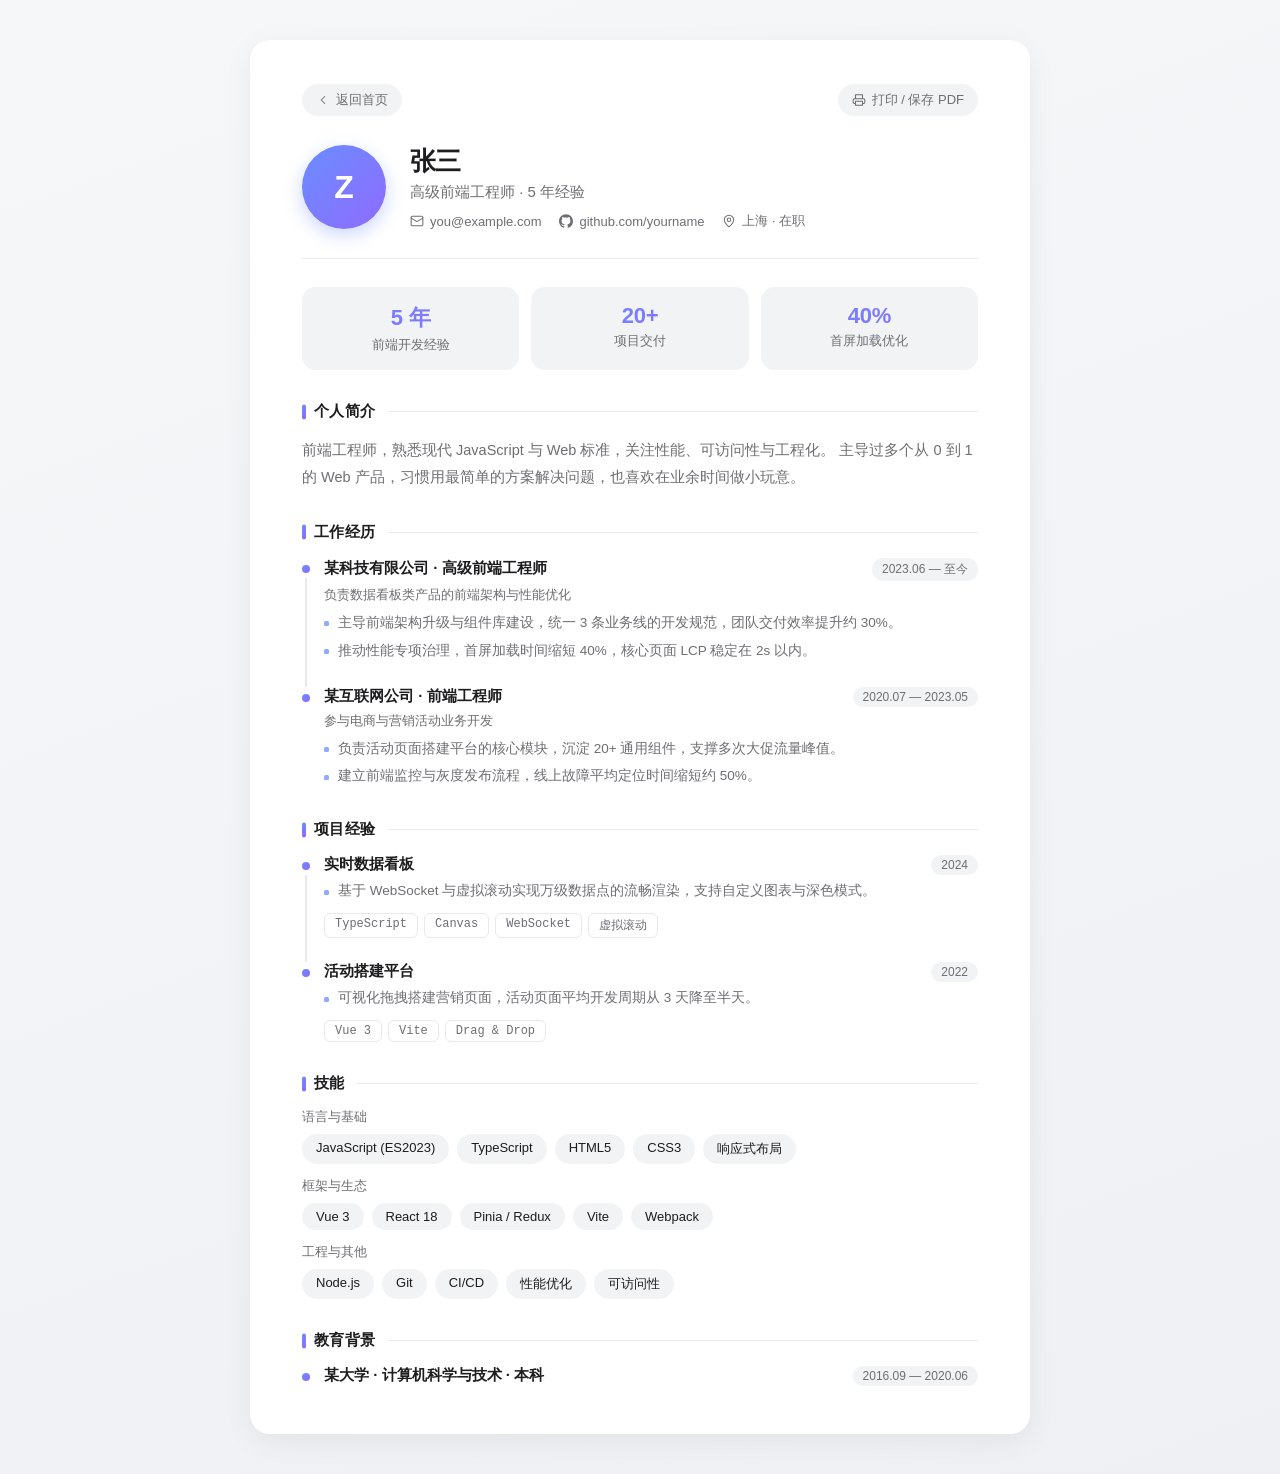
<file: resume.html>
<!DOCTYPE html>
<html lang="zh-CN">
<head>
  <meta charset="UTF-8">
  <meta name="viewport" content="width=device-width, initial-scale=1.0">
  <meta name="description" content="张三的个人简历：前端工程师，含工作经历、项目经验、技能与教育背景。">
  <meta name="color-scheme" content="light dark">
  <meta name="theme-color" media="(prefers-color-scheme: light)" content="#f6f7f9">
  <meta name="theme-color" media="(prefers-color-scheme: dark)" content="#1c1c1e">
  <link rel="icon" href="data:image/svg+xml,%3Csvg xmlns='http://www.w3.org/2000/svg' viewBox='0 0 64 64'%3E%3Cdefs%3E%3ClinearGradient id='g' x1='0' y1='0' x2='1' y2='1'%3E%3Cstop offset='0' stop-color='%236a8dff'/%3E%3Cstop offset='1' stop-color='%238f6aff'/%3E%3C/linearGradient%3E%3C/defs%3E%3Ccircle cx='32' cy='32' r='32' fill='url(%23g)'/%3E%3Ctext x='32' y='42' font-family='sans-serif' font-size='28' font-weight='600' fill='white' text-anchor='middle'%3EZ%3C/text%3E%3C/svg%3E">
  <title>张三 · 个人简历</title>
  <style>
    :root {
      --bg-start: #f6f7f9;
      --bg-end: #eef0f4;
      --card-bg: #ffffff;
      --text: #1d1d1f;
      --text-secondary: #6e6e73;
      --tag-bg: #f2f3f5;
      --tag-hover: #e8eaf0;
      --hairline: #e7e9ee;
      --accent: #6a8dff;
      --accent-2: #8f6aff;
      --focus: #6a8dff;
      --shadow: 0 8px 30px rgba(0, 0, 0, 0.06);
      --grad: linear-gradient(135deg, var(--accent) 0%, var(--accent-2) 100%);
    }

    @media (prefers-color-scheme: dark) {
      :root {
        --bg-start: #1c1c1e;
        --bg-end: #141416;
        --card-bg: #2c2c2e;
        --text: #f5f5f7;
        --text-secondary: #a1a1a6;
        --tag-bg: #3a3a3c;
        --tag-hover: #454648;
        --hairline: #3d3d41;
        --focus: #8fb0ff;
        --shadow: 0 8px 30px rgba(0, 0, 0, 0.4);
      }
    }

    * {
      margin: 0;
      padding: 0;
      box-sizing: border-box;
    }

    html {
      -webkit-text-size-adjust: 100%;
    }

    body {
      min-height: 100vh;
      padding: 40px 24px;
      font-family: -apple-system, BlinkMacSystemFont, "Segoe UI", "PingFang SC",
        "Hiragino Sans GB", "Microsoft YaHei", sans-serif;
      background: linear-gradient(160deg, var(--bg-start) 0%, var(--bg-end) 100%);
      color: var(--text);
      -webkit-font-smoothing: antialiased;
    }

    ::selection {
      background: rgba(106, 141, 255, 0.25);
    }

    a:focus-visible,
    button:focus-visible {
      outline: 2px solid var(--focus);
      outline-offset: 2px;
    }

    .resume {
      width: 100%;
      max-width: 780px;
      margin: 0 auto;
      padding: 44px 52px 48px;
      background: var(--card-bg);
      border-radius: 20px;
      box-shadow: var(--shadow);
      animation: rise 0.6s ease both;
    }

    /* 顶部操作行 */
    .topbar {
      display: flex;
      justify-content: space-between;
      align-items: center;
      margin-bottom: 28px;
    }

    .pill {
      display: inline-flex;
      align-items: center;
      gap: 6px;
      padding: 7px 14px;
      font-size: 13px;
      color: var(--text-secondary);
      text-decoration: none;
      background: var(--tag-bg);
      border: none;
      border-radius: 999px;
      cursor: pointer;
      font-family: inherit;
      transition: background 0.2s ease, color 0.2s ease;
    }

    .pill:hover {
      background: var(--tag-hover);
      color: var(--text);
    }

    .pill svg {
      width: 14px;
      height: 14px;
      fill: none;
      stroke: currentColor;
      stroke-width: 1.8;
      stroke-linecap: round;
      stroke-linejoin: round;
    }

    /* 头部信息 */
    header {
      display: flex;
      align-items: center;
      gap: 24px;
      padding-bottom: 28px;
      border-bottom: 1px solid var(--hairline);
    }

    .avatar {
      flex: none;
      width: 84px;
      height: 84px;
      display: flex;
      align-items: center;
      justify-content: center;
      border-radius: 50%;
      background: var(--grad);
      color: #fff;
      font-size: 32px;
      font-weight: 600;
      user-select: none;
      box-shadow: 0 6px 18px rgba(106, 141, 255, 0.35);
    }

    .who {
      min-width: 0;
    }

    h1 {
      font-size: 26px;
      font-weight: 600;
      letter-spacing: -0.02em;
      margin-bottom: 4px;
    }

    .role {
      font-size: 15px;
      color: var(--text-secondary);
      margin-bottom: 10px;
    }

    .meta {
      display: flex;
      flex-wrap: wrap;
      gap: 6px 18px;
      font-size: 13px;
      color: var(--text-secondary);
    }

    .meta a,
    .meta span {
      display: inline-flex;
      align-items: center;
      gap: 6px;
      color: var(--text-secondary);
      text-decoration: none;
    }

    .meta a:hover {
      color: var(--accent);
    }

    .meta svg {
      width: 14px;
      height: 14px;
      flex: none;
      fill: currentColor;
    }

    .meta .icon-stroke {
      fill: none;
      stroke: currentColor;
      stroke-width: 1.8;
      stroke-linecap: round;
      stroke-linejoin: round;
    }

    /* 核心数据 */
    .stats {
      display: grid;
      grid-template-columns: repeat(3, 1fr);
      gap: 12px;
      margin: 28px 0 4px;
      list-style: none;
    }

    .stat {
      padding: 16px 12px;
      text-align: center;
      background: var(--tag-bg);
      border-radius: 14px;
    }

    .stat b {
      display: block;
      font-size: 22px;
      font-weight: 700;
      letter-spacing: -0.01em;
      background: var(--grad);
      -webkit-background-clip: text;
      background-clip: text;
      -webkit-text-fill-color: transparent;
      color: transparent;
    }

    .stat span {
      display: block;
      margin-top: 4px;
      font-size: 12.5px;
      color: var(--text-secondary);
    }

    /* 区块 */
    section {
      margin-top: 32px;
    }

    h2 {
      position: relative;
      display: flex;
      align-items: center;
      gap: 12px;
      padding-left: 12px;
      margin-bottom: 16px;
      font-size: 15px;
      font-weight: 600;
      letter-spacing: 0.03em;
    }

    h2::before {
      content: "";
      position: absolute;
      left: 0;
      top: 50%;
      transform: translateY(-50%);
      width: 4px;
      height: 15px;
      border-radius: 2px;
      background: var(--grad);
    }

    h2::after {
      content: "";
      flex: 1;
      height: 1px;
      background: var(--hairline);
    }

    p.summary {
      font-size: 14.5px;
      line-height: 1.85;
      color: var(--text-secondary);
    }

    /* 时间线 */
    .timeline {
      list-style: none;
    }

    .timeline > li {
      position: relative;
      padding: 0 0 24px 22px;
    }

    .timeline > li:last-child {
      padding-bottom: 0;
    }

    .timeline > li::before {
      content: "";
      position: absolute;
      left: 0;
      top: 7px;
      width: 8px;
      height: 8px;
      border-radius: 50%;
      background: var(--grad);
      box-shadow: 0 0 0 3px var(--card-bg);
    }

    .timeline > li::after {
      content: "";
      position: absolute;
      left: 3px;
      top: 20px;
      bottom: 0;
      width: 2px;
      background: var(--hairline);
    }

    .timeline > li:last-child::after {
      display: none;
    }

    .item-head {
      display: flex;
      justify-content: space-between;
      align-items: baseline;
      gap: 8px 14px;
      flex-wrap: wrap;
    }

    .item-head h3 {
      font-size: 15px;
      font-weight: 600;
    }

    .time {
      flex: none;
      padding: 3px 10px;
      font-size: 12px;
      color: var(--text-secondary);
      background: var(--tag-bg);
      border-radius: 999px;
      white-space: nowrap;
    }

    .item-sub {
      margin: 5px 0 8px;
      font-size: 13px;
      color: var(--text-secondary);
    }

    .points {
      list-style: none;
    }

    .points li {
      position: relative;
      padding-left: 14px;
      margin-top: 5px;
      font-size: 13.5px;
      line-height: 1.7;
      color: var(--text-secondary);
    }

    .points li::before {
      content: "";
      position: absolute;
      left: 0;
      top: 0.72em;
      width: 5px;
      height: 5px;
      border-radius: 1.5px;
      background: var(--accent);
      opacity: 0.75;
    }

    .stack {
      display: flex;
      flex-wrap: wrap;
      gap: 6px;
      margin-top: 10px;
    }

    .stack span {
      padding: 3px 10px;
      font-size: 12px;
      font-family: ui-monospace, SFMono-Regular, Menlo, Consolas, monospace;
      color: var(--text-secondary);
      background: transparent;
      border: 1px solid var(--hairline);
      border-radius: 6px;
    }

    /* 技能分组 */
    .skill-group + .skill-group {
      margin-top: 14px;
    }

    .skill-group h3 {
      margin-bottom: 8px;
      font-size: 12.5px;
      font-weight: 500;
      color: var(--text-secondary);
    }

    .tags {
      display: flex;
      flex-wrap: wrap;
      gap: 8px;
    }

    .tags span {
      padding: 6px 14px;
      font-size: 13px;
      background: var(--tag-bg);
      border-radius: 999px;
      transition: background 0.2s ease;
    }

    .tags span:hover {
      background: var(--tag-hover);
    }

    @keyframes rise {
      from {
        opacity: 0;
        transform: translateY(16px);
      }
      to {
        opacity: 1;
        transform: none;
      }
    }

    @media (prefers-reduced-motion: reduce) {
      .resume {
        animation: none;
      }

      *,
      *::before,
      *::after {
        transition: none !important;
      }
    }

    @media (max-width: 600px) {
      body {
        padding: 20px 12px;
      }

      .resume {
        padding: 28px 20px 32px;
      }

      header {
        flex-direction: column;
        gap: 16px;
        text-align: center;
      }

      .meta {
        justify-content: center;
      }

      .stat b {
        font-size: 18px;
      }

      .stat span {
        font-size: 11.5px;
      }
    }

    /* 打印 / 另存为 PDF：强制浅色、去掉背景装饰 */
    @media print {
    body {
        padding: 0;
        background: #fff;
      }

      :root {
        --bg-start: #fff;
        --bg-end: #fff;
        --card-bg: #fff;
        --text: #111;
        --text-secondary: #444;
        --tag-bg: #f4f4f4;
        --tag-hover: #f4f4f4;
        --hairline: #ccc;
        --shadow: none;
      }

      .resume {
        max-width: none;
        padding: 0;
        border-radius: 0;
        box-shadow: none;
        animation: none;
      }

      .topbar {
        display: none;
      }

      section,
      .stats {
        break-inside: avoid;
      }

      .timeline > li {
        break-inside: avoid;
      }
    }
  </style>
</head>
<body>
  <main class="resume">
    <div class="topbar">
      <a class="pill" href="index.html">
        <svg viewBox="0 0 24 24"><path d="M15 18l-6-6 6-6"/></svg>
        返回首页
      </a>
      <button class="pill" type="button" onclick="window.print()">
        <svg viewBox="0 0 24 24"><path d="M6 9V3h12v6M6 18H4a2 2 0 0 1-2-2v-4a2 2 0 0 1 2-2h16a2 2 0 0 1 2 2v4a2 2 0 0 1-2 2h-2M6 14h12v7H6z"/></svg>
        打印 / 保存 PDF
      </button>
    </div>

    <header>
      <div class="avatar" aria-hidden="true">Z</div>
      <div class="who">
        <h1>张三</h1>
        <p class="role">高级前端工程师 · 5 年经验</p>
        <div class="meta">
          <a href="mailto:you@example.com">
            <svg class="icon-stroke" viewBox="0 0 24 24"><rect x="2" y="4" width="20" height="16" rx="2"/><path d="m2 7 10 6 10-6"/></svg>
            you@example.com
          </a>
          <a href="https://github.com/yourname" target="_blank" rel="noopener">
            <svg viewBox="0 0 24 24"><path d="M12 .297c-6.63 0-12 5.373-12 12 0 5.303 3.438 9.8 8.205 11.385.6.113.82-.258.82-.577 0-.285-.01-1.04-.015-2.04-3.338.724-4.042-1.61-4.042-1.61C4.422 18.07 3.633 17.7 3.633 17.7c-1.087-.744.084-.729.084-.729 1.205.084 1.838 1.236 1.838 1.236 1.07 1.835 2.809 1.305 3.495.998.108-.776.417-1.305.76-1.605-2.665-.3-5.466-1.332-5.466-5.93 0-1.31.465-2.38 1.235-3.22-.135-.303-.54-1.523.105-3.176 0 0 1.005-.322 3.3 1.23.96-.267 1.98-.4 3-.405 1.02.006 2.04.138 3 .405 2.28-1.552 3.285-1.23 3.285-1.23.645 1.653.24 2.873.12 3.176.765.84 1.23 1.91 1.23 3.22 0 4.61-2.805 5.625-5.475 5.92.42.36.81 1.096.81 2.22 0 1.606-.015 2.896-.015 3.286 0 .315.21.69.825.57C20.565 22.092 24 17.592 24 12.297c0-6.627-5.373-12-12-12"/></svg>
            github.com/yourname
          </a>
          <span>
            <svg class="icon-stroke" viewBox="0 0 24 24"><path d="M20 10c0 6-8 12-8 12s-8-6-8-12a8 8 0 0 1 16 0z"/><circle cx="12" cy="10" r="3"/></svg>
            上海 · 在职
          </span>
        </div>
      </div>
    </header>

    <ul class="stats" aria-label="核心数据">
      <li class="stat"><b>5 年</b><span>前端开发经验</span></li>
      <li class="stat"><b>20+</b><span>项目交付</span></li>
      <li class="stat"><b>40%</b><span>首屏加载优化</span></li>
    </ul>

    <section>
      <h2>个人简介</h2>
      <p class="summary">
        前端工程师，熟悉现代 JavaScript 与 Web 标准，关注性能、可访问性与工程化。
        主导过多个从 0 到 1 的 Web 产品，习惯用最简单的方案解决问题，也喜欢在业余时间做小玩意。
      </p>
    </section>

    <section>
      <h2>工作经历</h2>
      <ul class="timeline">
        <li>
          <div class="item-head">
            <h3>某科技有限公司 · 高级前端工程师</h3>
            <span class="time">2023.06 — 至今</span>
          </div>
          <p class="item-sub">负责数据看板类产品的前端架构与性能优化</p>
          <ul class="points">
            <li>主导前端架构升级与组件库建设，统一 3 条业务线的开发规范，团队交付效率提升约 30%。</li>
            <li>推动性能专项治理，首屏加载时间缩短 40%，核心页面 LCP 稳定在 2s 以内。</li>
          </ul>
        </li>
        <li>
          <div class="item-head">
            <h3>某互联网公司 · 前端工程师</h3>
            <span class="time">2020.07 — 2023.05</span>
          </div>
          <p class="item-sub">参与电商与营销活动业务开发</p>
          <ul class="points">
            <li>负责活动页面搭建平台的核心模块，沉淀 20+ 通用组件，支撑多次大促流量峰值。</li>
            <li>建立前端监控与灰度发布流程，线上故障平均定位时间缩短约 50%。</li>
          </ul>
        </li>
      </ul>
    </section>

    <section>
      <h2>项目经验</h2>
      <ul class="timeline">
        <li>
          <div class="item-head">
            <h3>实时数据看板</h3>
            <span class="time">2024</span>
          </div>
          <ul class="points">
            <li>基于 WebSocket 与虚拟滚动实现万级数据点的流畅渲染，支持自定义图表与深色模式。</li>
          </ul>
          <div class="stack">
            <span>TypeScript</span><span>Canvas</span><span>WebSocket</span><span>虚拟滚动</span>
          </div>
        </li>
        <li>
          <div class="item-head">
            <h3>活动搭建平台</h3>
            <span class="time">2022</span>
          </div>
          <ul class="points">
            <li>可视化拖拽搭建营销页面，活动页面平均开发周期从 3 天降至半天。</li>
          </ul>
          <div class="stack">
            <span>Vue 3</span><span>Vite</span><span>Drag &amp; Drop</span>
          </div>
        </li>
      </ul>
    </section>

    <section>
      <h2>技能</h2>
      <div class="skill-group">
        <h3>语言与基础</h3>
        <div class="tags">
          <span>JavaScript (ES2023)</span>
          <span>TypeScript</span>
          <span>HTML5</span>
          <span>CSS3</span>
          <span>响应式布局</span>
        </div>
      </div>
      <div class="skill-group">
        <h3>框架与生态</h3>
        <div class="tags">
          <span>Vue 3</span>
          <span>React 18</span>
          <span>Pinia / Redux</span>
          <span>Vite</span>
          <span>Webpack</span>
        </div>
      </div>
      <div class="skill-group">
        <h3>工程与其他</h3>
        <div class="tags">
          <span>Node.js</span>
          <span>Git</span>
          <span>CI/CD</span>
          <span>性能优化</span>
          <span>可访问性</span>
        </div>
      </div>
    </section>

    <section>
      <h2>教育背景</h2>
      <ul class="timeline">
        <li>
          <div class="item-head">
            <h3>某大学 · 计算机科学与技术 · 本科</h3>
            <span class="time">2016.09 — 2020.06</span>
          </div>
        </li>
      </ul>
    </section>
  </main>
</body>
</html>
</file>
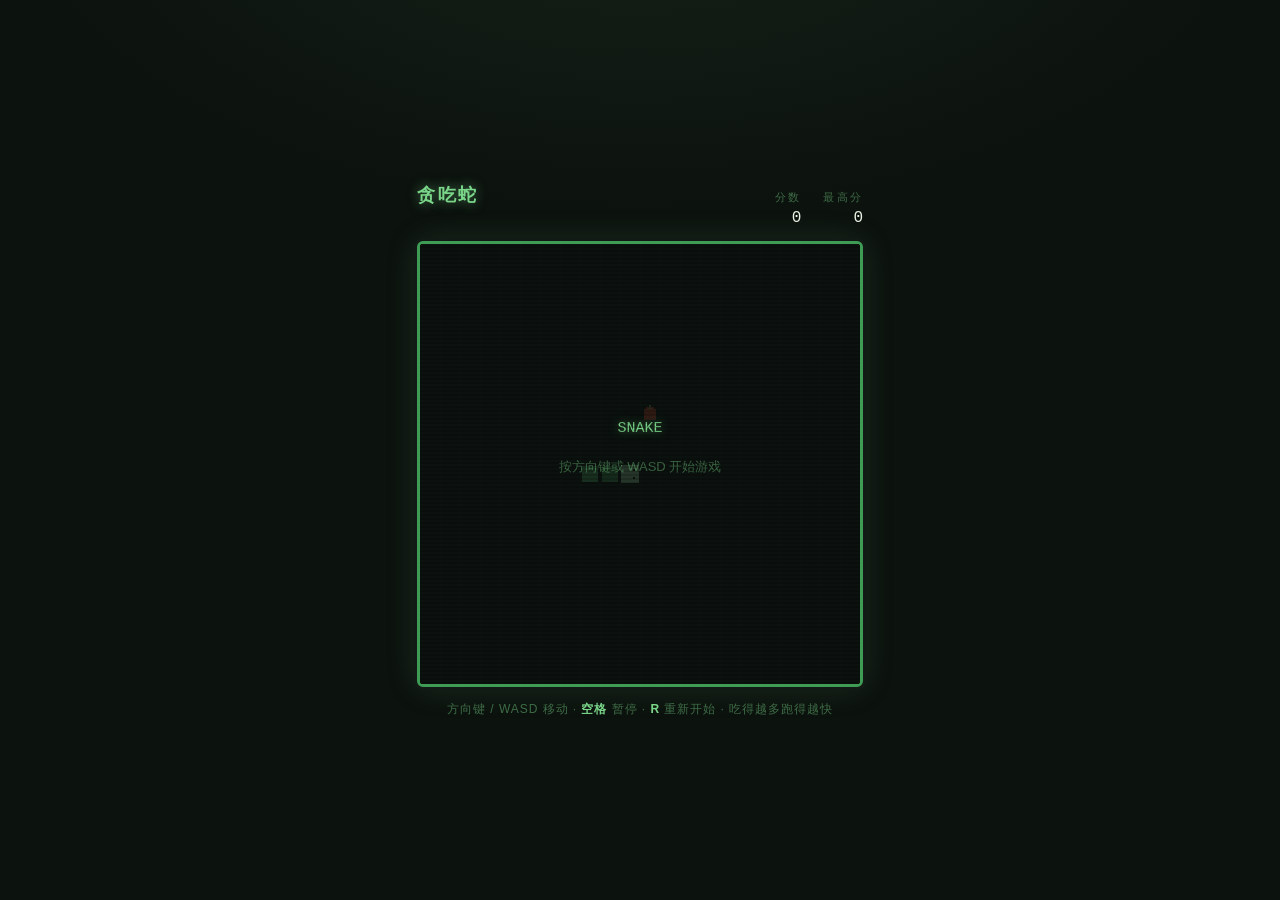
<file: snake.html>
<!DOCTYPE html>
<html lang="zh-CN">
<head>
<meta charset="UTF-8">
<meta name="viewport" content="width=device-width, initial-scale=1.0">
<title>贪吃蛇 · SNAKE</title>
<style>
  :root {
    --bg: #0c120e;
    --panel: #121a15;
    --board: #16211a;
    --board-line: rgba(122, 214, 137, .07);
    --green: #7ad689;
    --green-deep: #3f9c55;
    --green-dim: rgba(122, 214, 137, .45);
    --apple: #e5533c;
    --ivory: #e9f2e4;
    --pixel: "Press Start 2P", "Zpix", "Courier New", monospace;
    --sans: "PingFang SC", "Hiragino Sans GB", "Microsoft YaHei", sans-serif;
  }
  * { box-sizing: border-box; margin: 0; padding: 0; }
  html, body { height: 100%; }
  body {
    font-family: var(--sans);
    background:
      radial-gradient(900px 480px at 50% -120px, rgba(122, 214, 137, .08), transparent 70%),
      var(--bg);
    color: var(--ivory);
    display: flex;
    align-items: center;
    justify-content: center;
    overflow: hidden;
  }

  .cabinet { text-align: center; }

  header {
    display: flex;
    align-items: baseline;
    justify-content: space-between;
    gap: 24px;
    margin-bottom: 14px;
  }
  h1 {
    font-family: var(--pixel);
    font-size: 18px;
    letter-spacing: .14em;
    color: var(--green);
    text-shadow: 0 0 12px rgba(122, 214, 137, .5);
  }
  .scores { display: flex; gap: 22px; }
  .scores .item { text-align: right; }
  .scores .label {
    font-size: 11px;
    color: var(--green-dim);
    letter-spacing: .2em;
  }
  .scores .value {
    font-family: var(--pixel);
    font-size: 16px;
    color: var(--ivory);
    margin-top: 4px;
  }
  #score.pop { animation: pop .25s ease; }
  @keyframes pop { 50% { transform: scale(1.35); color: var(--green); } }

  /* ---------- 棋盘 ---------- */
  .board-wrap {
    position: relative;
    border: 3px solid var(--green-deep);
    border-radius: 6px;
    box-shadow:
      0 0 0 3px var(--panel),
      0 0 34px rgba(122, 214, 137, .14),
      inset 0 0 40px rgba(0, 0, 0, .5);
    line-height: 0;
  }
  canvas {
    display: block;
    border-radius: 3px;
    image-rendering: pixelated;
  }
  /* CRT 扫描线 */
  .board-wrap::after {
    content: "";
    position: absolute;
    inset: 0;
    pointer-events: none;
    border-radius: 3px;
    background: repeating-linear-gradient(
      to bottom,
      transparent 0 2px,
      rgba(0, 0, 0, .16) 2px 4px
    );
  }

  /* ---------- 覆盖层（开始 / 暂停 / 结束） ---------- */
  .overlay {
    position: absolute;
    inset: 0;
    display: flex;
    flex-direction: column;
    align-items: center;
    justify-content: center;
    gap: 16px;
    background: rgba(9, 14, 11, .82);
    line-height: 1.6;
    border-radius: 3px;
  }
  .overlay.hidden { display: none; }
  .overlay .title {
    font-family: var(--pixel);
    font-size: 15px;
    color: var(--green);
    text-shadow: 0 0 10px rgba(122, 214, 137, .5);
  }
  .overlay .sub {
    font-size: 13px;
    color: var(--green-dim);
  }
  .overlay .big-score {
    font-family: var(--pixel);
    font-size: 30px;
    color: var(--ivory);
  }
  .overlay .record {
    font-size: 13px;
    color: var(--apple);
    letter-spacing: .1em;
  }

  footer {
    margin-top: 14px;
    font-size: 12px;
    color: var(--green-dim);
    letter-spacing: .08em;
  }
  footer b {
    color: var(--green);
    font-weight: 600;
  }

  @media (prefers-reduced-motion: reduce) {
    #score.pop { animation: none; }
  }
</style>
</head>
<body>
<div class="cabinet">
  <header>
    <h1>贪吃蛇</h1>
    <div class="scores">
      <div class="item">
        <div class="label">分数</div>
        <div class="value" id="score">0</div>
      </div>
      <div class="item">
        <div class="label">最高分</div>
        <div class="value" id="highScore">0</div>
      </div>
    </div>
  </header>

  <div class="board-wrap">
    <canvas id="board" width="440" height="440"></canvas>
    <div class="overlay" id="overlay">
      <div class="title" id="overlayTitle">SNAKE</div>
      <div class="sub" id="overlaySub">按方向键或 WASD 开始游戏</div>
      <div class="big-score hidden" id="overlayScore"></div>
      <div class="record hidden" id="overlayRecord"></div>
    </div>
  </div>

  <footer>方向键 / WASD 移动 · <b>空格</b> 暂停 · <b>R</b> 重新开始 · 吃得越多跑得越快</footer>
</div>

<script>
(function () {
  "use strict";

  // ---------- 配置 ----------
  var COLS = 22, ROWS = 22, CELL = 20;
  var START_MS = 150;      // 初始每步毫秒数
  var MIN_MS = 70;         // 最快速度
  var SPEEDUP = 3;         // 每吃一个食物加快的毫秒数
  var HS_KEY = "snake_high_score";

  var canvas = document.getElementById("board");
  var ctx = canvas.getContext("2d");
  var scoreEl = document.getElementById("score");
  var highScoreEl = document.getElementById("highScore");
  var overlay = document.getElementById("overlay");
  var overlayTitle = document.getElementById("overlayTitle");
  var overlaySub = document.getElementById("overlaySub");
  var overlayScore = document.getElementById("overlayScore");
  var overlayRecord = document.getElementById("overlayRecord");

  // ---------- 状态 ----------
  var snake, dir, pendingDirs, food, score, highScore, stepMs, timer, state;
  // state: "ready" | "playing" | "paused" | "over"

  highScore = Number(localStorage.getItem(HS_KEY)) || 0;
  highScoreEl.textContent = highScore;

  function reset() {
    snake = [{ x: 10, y: 11 }, { x: 9, y: 11 }, { x: 8, y: 11 }];
    dir = { x: 1, y: 0 };
    pendingDirs = [];
    score = 0;
    stepMs = START_MS;
    scoreEl.textContent = "0";
    placeFood();
    draw();
  }

  function start() {
    reset();
    state = "playing";
    hideOverlay();
    scheduleNext();
  }

  function scheduleNext() {
    clearTimeout(timer);
    timer = setTimeout(tick, stepMs);
  }

  // ---------- 核心逻辑 ----------
  function tick() {
    if (state !== "playing") return;
    if (pendingDirs.length) dir = pendingDirs.shift();

    var head = { x: snake[0].x + dir.x, y: snake[0].y + dir.y };

    // 撞墙或撞自己
    if (head.x < 0 || head.x >= COLS || head.y < 0 || head.y >= ROWS ||
        snake.some(function (s) { return s.x === head.x && s.y === head.y; })) {
      gameOver();
      return;
    }

    snake.unshift(head);

    if (head.x === food.x && head.y === food.y) {
      score++;
      scoreEl.textContent = score;
      scoreEl.classList.remove("pop");
      void scoreEl.offsetWidth; // 重置动画
      scoreEl.classList.add("pop");
      stepMs = Math.max(MIN_MS, stepMs - SPEEDUP);
      beep(660, .06);
      placeFood();
    } else {
      snake.pop();
    }

    draw();
    scheduleNext();
  }

  function placeFood() {
    var free = [];
    for (var y = 0; y < ROWS; y++)
      for (var x = 0; x < COLS; x++)
        if (!snake.some(function (s) { return s.x === x && s.y === y; }))
          free.push({ x: x, y: y });
    food = free[Math.floor(Math.random() * free.length)];
  }

  function gameOver() {
    state = "over";
    clearTimeout(timer);
    beep(180, .3);
    var isRecord = score > highScore;
    if (isRecord) {
      highScore = score;
      localStorage.setItem(HS_KEY, highScore);
      highScoreEl.textContent = highScore;
    }
    showOverlay("GAME OVER", "按回车或 R 重新开始", score,
      isRecord ? "★ 新纪录 ★" : "");
  }

  function togglePause() {
    if (state === "playing") {
      state = "paused";
      clearTimeout(timer);
      showOverlay("PAUSED", "按空格继续", "", "");
    } else if (state === "paused") {
      state = "playing";
      hideOverlay();
      scheduleNext();
    }
  }

  // ---------- 输入 ----------
  var KEY_DIRS = {
    ArrowUp: { x: 0, y: -1 }, KeyW: { x: 0, y: -1 },
    ArrowDown: { x: 0, y: 1 }, KeyS: { x: 0, y: 1 },
    ArrowLeft: { x: -1, y: 0 }, KeyA: { x: -1, y: 0 },
    ArrowRight: { x: 1, y: 0 }, KeyD: { x: 1, y: 0 }
  };

  document.addEventListener("keydown", function (e) {
    var d = KEY_DIRS[e.code];

    if (d) {
      e.preventDefault();
      if (state === "ready" || state === "over") { start(); return; }
      if (state === "paused") { togglePause(); }
      var last = pendingDirs.length ? pendingDirs[pendingDirs.length - 1] : dir;
      // 排除掉头与重复，缓存输入避免快速连按丢失
      if (d.x !== -last.x || d.y !== -last.y) {
        if (d.x !== last.x || d.y !== last.y) pendingDirs.push(d);
      }
      return;
    }

    if (e.code === "Space") {
      e.preventDefault();
      if (state === "ready" || state === "over") start();
      else togglePause();
    } else if (e.code === "KeyR" || (e.code === "Enter" && state === "over")) {
      e.preventDefault();
      start();
    }
  });

  // ---------- 渲染 ----------
  function draw() {
    // 棋盘底
    ctx.fillStyle = "#16211a";
    ctx.fillRect(0, 0, canvas.width, canvas.height);

    // 细网格
    ctx.strokeStyle = "rgba(122, 214, 137, .07)";
    ctx.lineWidth = 1;
    for (var i = 1; i < COLS; i++) {
      ctx.beginPath();
      ctx.moveTo(i * CELL + .5, 0);
      ctx.lineTo(i * CELL + .5, canvas.height);
      ctx.stroke();
      ctx.beginPath();
      ctx.moveTo(0, i * CELL + .5);
      ctx.lineTo(canvas.width, i * CELL + .5);
      ctx.stroke();
    }

    // 食物（苹果）
    ctx.fillStyle = "#e5533c";
    ctx.fillRect(food.x * CELL + 4, food.y * CELL + 5, 12, 11);
    ctx.fillRect(food.x * CELL + 6, food.y * CELL + 3, 8, 13);
    ctx.fillStyle = "#8fbf6b"; // 果蒂
    ctx.fillRect(food.x * CELL + 9, food.y * CELL + 1, 2, 4);

    // 蛇身
    for (var j = snake.length - 1; j >= 0; j--) {
      var s = snake[j];
      var isHead = j === 0;
      var inset = isHead ? 1 : 2;
      ctx.fillStyle = isHead ? "#a8ecb4" : (j % 2 ? "#4fae62" : "#5fc473");
      ctx.fillRect(s.x * CELL + inset, s.y * CELL + inset,
                   CELL - inset * 2, CELL - inset * 2);
      if (isHead) drawEyes(s);
    }
  }

  function drawEyes(head) {
    ctx.fillStyle = "#0c120e";
    var cx = head.x * CELL, cy = head.y * CELL;
    var ex, ey;
    if (dir.x !== 0) {
      ex = dir.x > 0 ? 13 : 5;
      ey = 5;
      ctx.fillRect(cx + ex, cy + ey, 2, 2);
      ctx.fillRect(cx + ex, cy + ey + 8, 2, 2);
    } else {
      ex = 5;
      ey = dir.y > 0 ? 13 : 5;
      ctx.fillRect(cx + ex, cy + ey, 2, 2);
      ctx.fillRect(cx + ex + 8, cy + ey, 2, 2);
    }
  }

  // ---------- 覆盖层 ----------
  function showOverlay(title, sub, bigScore, record) {
    overlayTitle.textContent = title;
    overlaySub.textContent = sub;
    overlayScore.textContent = bigScore === "" ? "" : bigScore;
    overlayScore.classList.toggle("hidden", bigScore === "");
    overlayRecord.textContent = record;
    overlayRecord.classList.toggle("hidden", !record);
    overlay.classList.remove("hidden");
  }

  function hideOverlay() {
    overlay.classList.add("hidden");
  }

  // ---------- 音效（WebAudio 极简蜂鸣） ----------
  function beep(freq, dur) {
    try {
      var ac = beep.ctx || (beep.ctx = new (window.AudioContext || window.webkitAudioContext)());
      if (ac.state === "suspended") ac.resume();
      var osc = ac.createOscillator();
      var gain = ac.createGain();
      osc.type = "square";
      osc.frequency.value = freq;
      gain.gain.setValueAtTime(.05, ac.currentTime);
      gain.gain.exponentialRampToValueAtTime(.0001, ac.currentTime + dur);
      osc.connect(gain).connect(ac.destination);
      osc.start();
      osc.stop(ac.currentTime + dur);
    } catch (err) { /* 无声环境下忽略 */ }
  }

  // ---------- 启动 ----------
  state = "ready";
  reset();
  showOverlay("SNAKE", "按方向键或 WASD 开始游戏", "", "");
})();
</script>
</body>
</html>
</file>
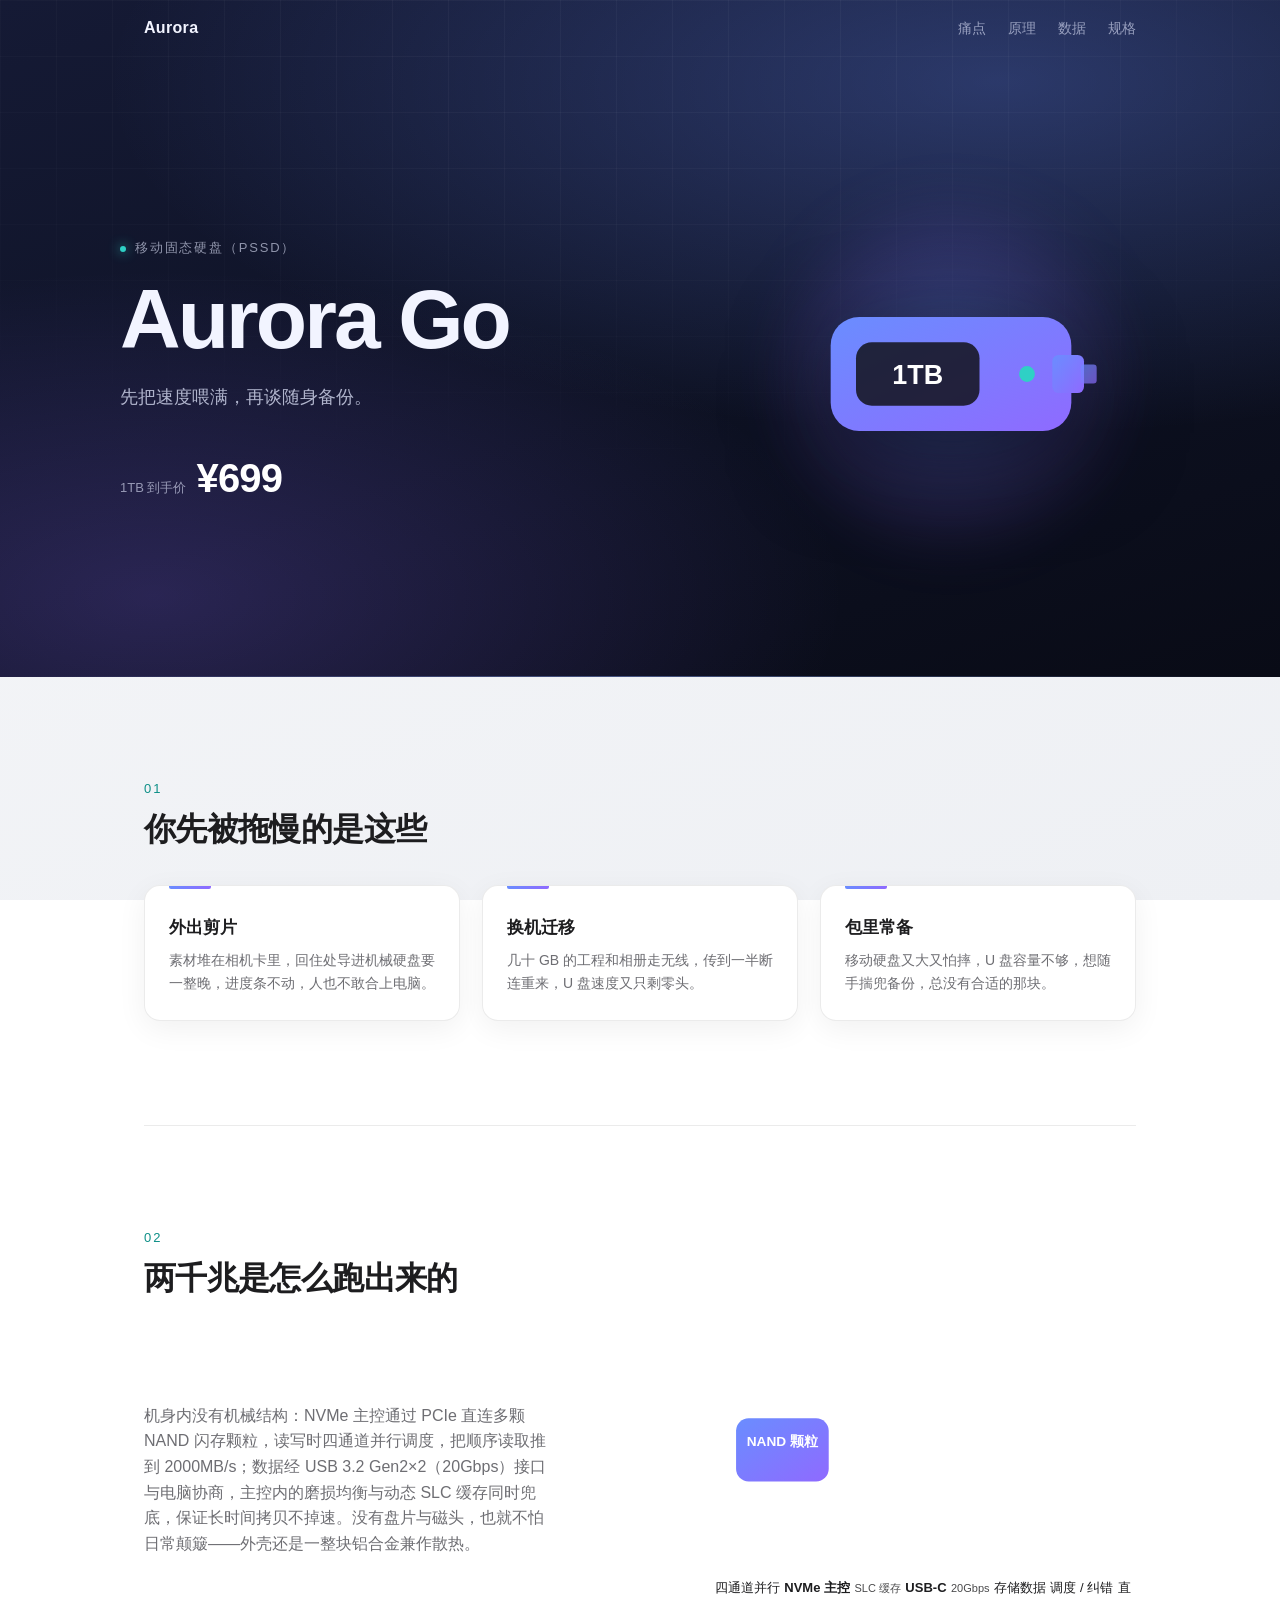
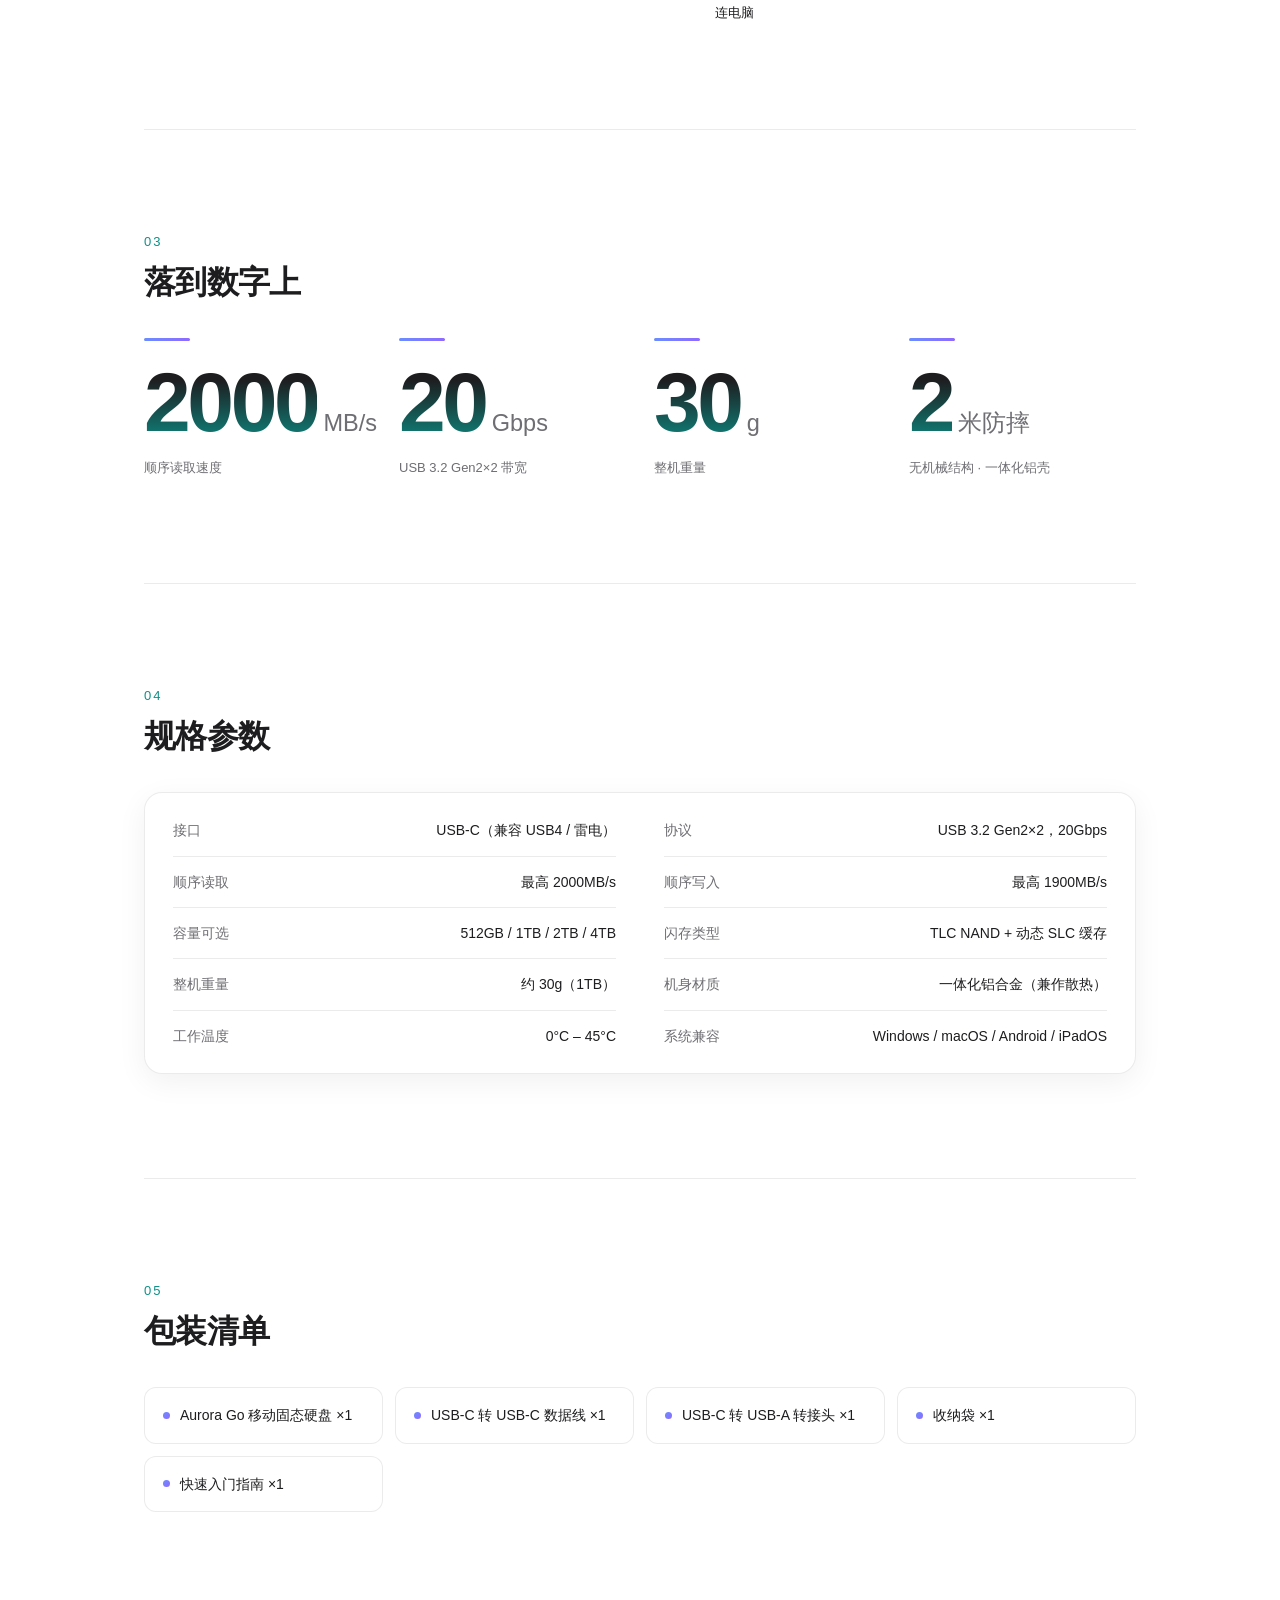
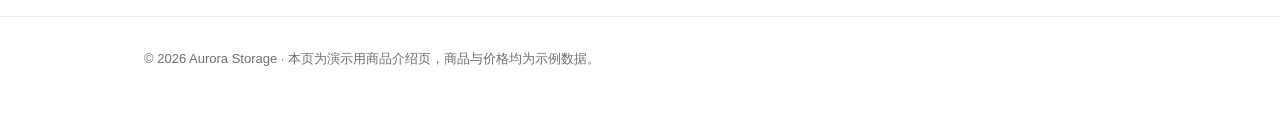
<file: ssd.html>
<!DOCTYPE html>
<html lang="zh-CN">
<head>
  <meta charset="UTF-8">
  <meta name="viewport" content="width=device-width, initial-scale=1.0">
  <meta name="description" content="Aurora Go 移动固态硬盘：USB 3.2 Gen2×2、顺序读取 2000MB/s、NVMe 主控直连 NAND、防摔铝合金机身、约 30g，含原理、数据、规格与包装清单。">
  <meta name="color-scheme" content="light dark">
  <meta name="theme-color" media="(prefers-color-scheme: light)" content="#f6f7f9">
  <meta name="theme-color" media="(prefers-color-scheme: dark)" content="#1c1c1e">
  <link rel="icon" href="data:image/svg+xml,%3Csvg xmlns='http://www.w3.org/2000/svg' viewBox='0 0 64 64'%3E%3Cdefs%3E%3ClinearGradient id='g' x1='0' y1='0' x2='1' y2='1'%3E%3Cstop offset='0' stop-color='%236a8dff'/%3E%3Cstop offset='1' stop-color='%238f6aff'/%3E%3C/linearGradient%3E%3C/defs%3E%3Ccircle cx='32' cy='32' r='32' fill='url(%23g)'/%3E%3Ctext x='32' y='42' font-family='sans-serif' font-size='28' font-weight='600' fill='white' text-anchor='middle'%3EG%3C/text%3E%3C/svg%3E">
  <title>Aurora Go 移动固态硬盘 · 商品介绍</title>
  <style>
    :root {
      /* 浅色模式：内容区 */
      --bg-start: #f6f7f9;
      --bg-end: #eef0f4;
      --card-bg: #ffffff;
      --text: #1d1d1f;
      --text-secondary: #6e6e73;
      --border: rgba(0, 0, 0, 0.08);
      --bar-bg: rgba(246, 247, 249, 0.82);
      --focus: #6a8dff;
      --shadow: 0 8px 30px rgba(0, 0, 0, 0.06);
      --shadow-lift: 0 18px 44px rgba(0, 0, 0, 0.12);

      /* 品牌与强调色 */
      --brand-from: #6a8dff;
      --brand-to: #8f6aff;
      --accent: #2fd0c5;
      --accent-ink: #0d8f87;
      --num-from: #1d1d1f;
      --num-to: #0d8f87;
      --halo: rgba(106, 141, 255, 0.3);

      /* 深色舞台：hero 固定深色，不随系统主题变化 */
      --stage-bg: #0d1122;
      --stage-bg-2: #151a35;
      --stage-ink: #f2f4ff;
      --stage-ink-2: rgba(228, 233, 255, 0.74);
      --stage-ink-3: rgba(228, 233, 255, 0.6);
      --stage-grid: rgba(255, 255, 255, 0.035);
      --stage-edge: rgba(143, 176, 255, 0.42);

      --gap-section: 104px;
      --radius-card: 16px;
    }

    @media (prefers-color-scheme: dark) {
      :root {
        --bg-start: #1c1c1e;
        --bg-end: #141416;
        --card-bg: #262629;
        --text: #f5f5f7;
        --text-secondary: #a1a1a6;
        --border: rgba(255, 255, 255, 0.1);
        --bar-bg: rgba(28, 28, 30, 0.82);
        --focus: #8fb0ff;
        --shadow: 0 8px 30px rgba(0, 0, 0, 0.4);
        --shadow-lift: 0 18px 44px rgba(0, 0, 0, 0.55);

        --accent: #4fe0d6;
        --accent-ink: #4fe0d6;
        --num-from: #f5f5f7;
        --num-to: #4fe0d6;
        --halo: rgba(143, 176, 255, 0.18);
      }
    }

    * {
      margin: 0;
      padding: 0;
      box-sizing: border-box;
    }

    html {
      scroll-behavior: smooth;
      scroll-padding-top: 72px;
    }

    body {
      font-family: -apple-system, BlinkMacSystemFont, "Segoe UI", "PingFang SC",
        "Hiragino Sans GB", "Microsoft YaHei", sans-serif;
      background: linear-gradient(160deg, var(--bg-start) 0%, var(--bg-end) 100%);
      background-attachment: fixed;
      color: var(--text);
      line-height: 1.6;
      -webkit-font-smoothing: antialiased;
    }

    .wrap {
      width: 100%;
      max-width: 1040px;
      margin: 0 auto;
      padding: 0 24px;
    }

    .topbar {
      position: sticky;
      top: 0;
      z-index: 10;
      background: var(--bar-bg);
      backdrop-filter: blur(12px);
      border-bottom: 1px solid var(--border);
      transition: background 0.3s ease, border-color 0.3s ease, box-shadow 0.3s ease;
    }

    .topbar-inner {
      height: 56px;
      display: flex;
      align-items: center;
      justify-content: space-between;
      gap: 16px;
    }

    .brand {
      font-size: 16px;
      font-weight: 600;
      letter-spacing: 0.02em;
      text-decoration: none;
      color: var(--text);
      transition: color 0.3s ease;
    }

    .anchors {
      display: flex;
      gap: 22px;
    }

    .anchors a {
      font-size: 14px;
      text-decoration: none;
      color: var(--text-secondary);
      transition: color 0.25s ease;
    }

    .anchors a:hover,
    .anchors a[aria-current="true"] {
      color: var(--text);
    }

    .anchors a[aria-current="true"] {
      font-weight: 600;
    }

    /* 顶栏压在深色舞台上时反白 */
    .topbar.is-over-hero {
      background: transparent;
      border-bottom-color: transparent;
      backdrop-filter: none;
    }

    .topbar.is-over-hero .brand {
      color: var(--stage-ink);
    }

    .topbar.is-over-hero .anchors a {
      color: var(--stage-ink-3);
    }

    .topbar.is-over-hero .anchors a:hover,
    .topbar.is-over-hero .anchors a[aria-current="true"] {
      color: #ffffff;
    }

    .topbar.is-scrolled {
      box-shadow: 0 1px 24px rgba(0, 0, 0, 0.07);
    }

    @media (prefers-color-scheme: dark) {
      .topbar.is-scrolled {
        box-shadow: 0 1px 24px rgba(0, 0, 0, 0.5);
      }
    }

    a:focus-visible {
      outline: 2px solid var(--focus);
      outline-offset: 3px;
      border-radius: 4px;
    }

    /* ---------- hero：跨主题的深色舞台 ---------- */

    .hero-stage {
      position: relative;
      overflow: hidden;
      /* 舞台顶到页面顶端、垫在顶栏之下：抵消顶栏占位，hero 内容位置不变 */
      margin-top: -57px;
      padding-top: 57px;
      background:
        radial-gradient(120% 90% at 78% 12%, rgba(106, 141, 255, 0.3), transparent 58%),
        radial-gradient(90% 80% at 12% 88%, rgba(143, 106, 255, 0.22), transparent 60%),
        linear-gradient(162deg, var(--stage-bg-2) 0%, var(--stage-bg) 62%, #090b16 100%);
    }

    /* 细网格纹理，向下渐隐 */
    .hero-stage::before {
      content: "";
      position: absolute;
      inset: 0;
      background-image:
        linear-gradient(var(--stage-grid) 1px, transparent 1px),
        linear-gradient(90deg, var(--stage-grid) 1px, transparent 1px);
      background-size: 56px 56px;
      -webkit-mask-image: radial-gradient(120% 100% at 50% 0%, #000 18%, transparent 76%);
      mask-image: radial-gradient(120% 100% at 50% 0%, #000 18%, transparent 76%);
      pointer-events: none;
    }

    /* 底部亮线，与浅色内容区衔接 */
    .hero-stage::after {
      content: "";
      position: absolute;
      left: 0;
      right: 0;
      bottom: 0;
      height: 1px;
      background: linear-gradient(90deg, transparent, var(--stage-edge), transparent);
      pointer-events: none;
    }

    .hero {
      position: relative;
      z-index: 1;
      display: grid;
      grid-template-columns: 1.15fr 0.85fr;
      gap: 56px;
      align-items: center;
      min-height: 620px;
      padding: 118px 0 104px;
    }

    .eyebrow {
      display: flex;
      align-items: center;
      gap: 9px;
      font-size: 13px;
      letter-spacing: 0.14em;
      color: var(--stage-ink-3);
      margin-bottom: 18px;
    }

    .eyebrow::before {
      content: "";
      width: 6px;
      height: 6px;
      border-radius: 50%;
      background: var(--accent);
      box-shadow: 0 0 12px var(--accent);
    }

    .hero h1 {
      font-size: clamp(44px, 6.8vw, 84px);
      font-weight: 600;
      letter-spacing: -0.035em;
      line-height: 1.02;
      color: var(--stage-ink);
      margin-bottom: 20px;
    }

    .lede {
      max-width: 32ch;
      font-size: 18px;
      color: var(--stage-ink-2);
      margin-bottom: 34px;
    }

    .price {
      display: flex;
      align-items: baseline;
      gap: 10px;
    }

    .price-label {
      font-size: 13px;
      color: var(--stage-ink-3);
    }

    .price strong {
      font-size: clamp(30px, 3.4vw, 40px);
      font-weight: 600;
      letter-spacing: -0.02em;
      font-variant-numeric: tabular-nums;
      color: #ffffff;
    }

    .hero-visual {
      position: relative;
      display: flex;
      align-items: center;
      justify-content: center;
    }

    .hero-visual::before {
      content: "";
      position: absolute;
      width: 124%;
      aspect-ratio: 1;
      background: radial-gradient(closest-side, rgba(106, 141, 255, 0.42), rgba(143, 106, 255, 0.14) 52%, transparent 72%);
      filter: blur(26px);
      pointer-events: none;
    }

    .hero-visual svg {
      position: relative;
      width: 100%;
      max-width: 380px;
      height: auto;
      filter: drop-shadow(0 24px 48px rgba(4, 6, 16, 0.55));
    }

    /* 硬盘上的状态点：呼吸发光 */
    .status-dot {
      animation: status-blink 2.4s ease-in-out infinite;
    }

    @keyframes status-blink {
      0%,
      100% {
        opacity: 0.35;
      }
      50% {
        opacity: 1;
      }
    }

    /* hero 首屏入场：加载即播，不等滚动 */
    .hero-text > * {
      animation: rise 0.85s cubic-bezier(0.2, 0.7, 0.3, 1) both;
    }

    .hero-text > *:nth-child(1) {
      animation-delay: 0.05s;
    }

    .hero-text > *:nth-child(2) {
      animation-delay: 0.14s;
    }

    .hero-text > *:nth-child(3) {
      animation-delay: 0.23s;
    }

    .hero-text > *:nth-child(4) {
      animation-delay: 0.32s;
    }

    .hero-visual {
      animation: pop 1.05s cubic-bezier(0.2, 0.7, 0.3, 1) 0.2s both;
    }

    @keyframes rise {
      from {
        opacity: 0;
        transform: translateY(24px);
      }
      to {
        opacity: 1;
        transform: none;
      }
    }

    @keyframes pop {
      from {
        opacity: 0;
        transform: scale(0.9);
      }
      to {
        opacity: 1;
        transform: none;
      }
    }

    /* ---------- 内容区 ---------- */

    main {
      counter-reset: section;
    }

    .section {
      counter-increment: section;
      padding: var(--gap-section) 0;
      border-top: 1px solid var(--border);
    }

    .wrap > .section:first-child {
      border-top: 0;
    }

    .section h2 {
      font-size: clamp(24px, 3.2vw, 32px);
      font-weight: 600;
      letter-spacing: -0.02em;
      line-height: 1.25;
      margin-bottom: 36px;
    }

    .section h2::before {
      content: counter(section, decimal-leading-zero);
      display: block;
      font-size: 13px;
      font-weight: 500;
      letter-spacing: 0.16em;
      color: var(--accent-ink);
      margin-bottom: 12px;
    }

    /* 痛点：卡片 */
    .pains {
      list-style: none;
      display: grid;
      grid-template-columns: repeat(3, minmax(0, 1fr));
      gap: 22px;
    }

    .pain {
      position: relative;
      padding: 28px 24px 26px;
      border: 1px solid var(--border);
      border-radius: var(--radius-card);
      background: var(--card-bg);
      box-shadow: var(--shadow);
      transition: transform 0.35s cubic-bezier(0.2, 0.7, 0.3, 1),
        box-shadow 0.35s ease, border-color 0.35s ease;
    }

    .pain::before {
      content: "";
      position: absolute;
      top: 0;
      left: 24px;
      width: 42px;
      height: 3px;
      border-radius: 0 0 2px 2px;
      background: linear-gradient(90deg, var(--brand-from), var(--brand-to));
    }

    @media (hover: hover) {
      .pain:hover {
        transform: translateY(-5px);
        box-shadow: var(--shadow-lift);
        border-color: rgba(106, 141, 255, 0.45);
      }
    }

    .pain-where {
      font-size: 17px;
      font-weight: 600;
      margin-bottom: 8px;
    }

    .pain-text {
      font-size: 14px;
      color: var(--text-secondary);
    }

    /* 原理 */
    .solution {
      display: grid;
      grid-template-columns: 1.1fr 0.9fr;
      gap: 56px;
      align-items: center;
    }

    .solution-text p {
      font-size: 16px;
      color: var(--text-secondary);
      max-width: 46ch;
    }

    .solution-visual svg {
      width: 100%;
      height: auto;
      overflow: visible;
    }

    .flow-label {
      font-size: 13px;
      fill: var(--text-secondary);
    }

    .flow-node text {
      font-size: 13px;
      font-weight: 600;
      fill: #ffffff;
      text-anchor: middle;
    }

    .flow-node text small {
      font-size: 11px;
      font-weight: 400;
      opacity: 0.8;
    }

    /* 数据通道：虚线持续流动，表达数据流向 */
    .flow-run {
      stroke-dasharray: 7 7;
      animation: flow-run 1.1s linear infinite;
    }

    @keyframes flow-run {
      to {
        stroke-dashoffset: -28;
      }
    }

    /* 数据：大号渐变数字 */
    .stats {
      list-style: none;
      display: grid;
      grid-template-columns: repeat(4, minmax(0, 1fr));
      gap: 28px;
    }

    .stats li {
      position: relative;
      padding-top: 22px;
    }

    .stats li::before {
      content: "";
      position: absolute;
      top: 0;
      left: 0;
      width: 46px;
      height: 3px;
      border-radius: 2px;
      background: linear-gradient(90deg, var(--brand-from), var(--brand-to));
    }

    .stat-value {
      font-size: clamp(46px, 6.6vw, 84px);
      font-weight: 600;
      letter-spacing: -0.04em;
      line-height: 1;
      font-variant-numeric: tabular-nums;
    }

    /* 数字渐变；不支持 background-clip: text 时回落到 color */
    .stat-num {
      color: var(--text);
      background-image: linear-gradient(180deg, var(--num-from) 26%, var(--num-to) 100%);
      -webkit-background-clip: text;
      background-clip: text;
      -webkit-text-fill-color: transparent;
    }

    .stat-value small {
      font-size: 0.28em;
      font-weight: 500;
      letter-spacing: 0;
      margin-left: 6px;
      color: var(--text-secondary);
    }

    .stat-label {
      margin-top: 14px;
      font-size: 13px;
      color: var(--text-secondary);
    }

    /* 规格：一张卡片承载全部行 */
    .specs-card {
      border: 1px solid var(--border);
      border-radius: 18px;
      background: var(--card-bg);
      box-shadow: var(--shadow);
      padding: 12px 28px;
    }

    .specs {
      display: grid;
      grid-template-columns: repeat(2, minmax(0, 1fr));
      gap: 0 48px;
    }

    .specs > div {
      display: flex;
      align-items: baseline;
      justify-content: space-between;
      gap: 16px;
      padding: 14px 0;
      border-bottom: 1px solid var(--border);
    }

    .specs dt {
      flex: none;
      font-size: 14px;
      color: var(--text-secondary);
    }

    .specs dd {
      font-size: 14px;
      text-align: right;
    }

    /* 列表末尾不留分隔线 */
    @media (min-width: 901px) {
      .specs > div:nth-last-child(-n + 2) {
        border-bottom: 0;
      }
    }

    @media (max-width: 900px) {
      .specs > div:last-child {
        border-bottom: 0;
      }
    }

    /* 包装清单：小卡网格 */
    .box-list {
      list-style: none;
      display: grid;
      grid-template-columns: repeat(auto-fill, minmax(200px, 1fr));
      gap: 12px;
    }

    .box-list li {
      display: flex;
      align-items: center;
      gap: 10px;
      padding: 16px 18px;
      border: 1px solid var(--border);
      border-radius: 12px;
      background: var(--card-bg);
      font-size: 14px;
      transition: border-color 0.3s ease, background 0.3s ease;
    }

    .box-list li::before {
      content: "";
      flex: none;
      width: 7px;
      height: 7px;
      border-radius: 50%;
      background: linear-gradient(135deg, var(--brand-from), var(--brand-to));
      transition: background 0.3s ease, box-shadow 0.3s ease;
    }

    @media (hover: hover) {
      .box-list li:hover {
        border-color: rgba(106, 141, 255, 0.45);
      }

      .box-list li:hover::before {
        background: var(--accent);
        box-shadow: 0 0 10px var(--accent);
      }
    }

    .footer {
      padding: 32px 0 48px;
      border-top: 1px solid var(--border);
      font-size: 13px;
      color: var(--text-secondary);
    }

    /* ---------- 进场动效 ---------- */
    /* 类名由脚本添加，脚本不执行时内容照常完整可见 */

    .reveal {
      opacity: 0;
    }

    .reveal.is-visible {
      opacity: 1;
      animation: block-in 0.6s ease both;
    }

    .reveal-item {
      opacity: 0;
    }

    .reveal-item.is-visible {
      opacity: 1;
      animation: item-in 0.7s cubic-bezier(0.2, 0.7, 0.3, 1) both;
      animation-delay: calc(var(--d, 0) * 70ms);
    }

    /* 用 animation 而不是 transition，避免覆盖卡片自身的 hover 过渡 */
    @keyframes block-in {
      from {
        opacity: 0;
      }
    }

    @keyframes item-in {
      from {
        opacity: 0;
        translate: 0 20px;
      }
    }

    @media (prefers-reduced-motion: reduce) {
      html {
        scroll-behavior: auto;
      }

      .reveal,
      .reveal-item {
        opacity: 1;
        animation: none;
        translate: none;
      }

      .hero-text > *,
      .hero-visual {
        animation: none;
        opacity: 1;
        transform: none;
      }

      .status-dot,
      .flow-run {
        animation: none;
      }

      .flow-run {
        stroke-dasharray: none;
      }

      .topbar,
      .brand,
      .anchors a,
      .pain,
      .box-list li,
      .box-list li::before {
        transition: none;
      }
    }

    @media (prefers-reduced-motion: reduce) and (hover: hover) {
      .pain:hover,
      .box-list li:hover {
        transform: none;
      }
    }

    @media (max-width: 900px) {
      .hero {
        grid-template-columns: 1fr;
        gap: 44px;
        min-height: 0;
        padding: 76px 0 68px;
      }

      .hero-visual {
        max-width: 400px;
      }

      .lede {
        font-size: 17px;
      }

      .solution {
        grid-template-columns: 1fr;
        gap: 40px;
      }

      .pains {
        grid-template-columns: 1fr;
        gap: 16px;
      }

      .stats {
        grid-template-columns: repeat(2, minmax(0, 1fr));
        gap: 24px;
      }

      .specs {
        grid-template-columns: 1fr;
      }

      .specs-card {
        padding: 8px 20px;
      }

      .section {
        padding: 64px 0;
      }
    }

    @media (max-width: 480px) {
      .hero-visual svg {
        max-width: 260px;
      }

      .hero h1 {
        letter-spacing: -0.03em;
      }

      .anchors {
        gap: 14px;
      }

      .anchors a {
        font-size: 13px;
      }

      .stats {
        gap: 20px;
      }

      .stat-value {
        font-size: clamp(40px, 12.5vw, 52px);
      }

      .specs dd {
        text-align: left;
      }
    }
  </style>
</head>
<body>
  <header class="topbar">
    <div class="wrap topbar-inner">
      <a class="brand" href="#top">Aurora</a>
      <nav class="anchors" aria-label="页面导航">
        <a href="#pain">痛点</a>
        <a href="#solution">原理</a>
        <a href="#data">数据</a>
        <a href="#specs">规格</a>
      </nav>
    </div>
  </header>

  <main>
    <section class="hero-stage" id="top">
      <div class="wrap hero">
        <div class="hero-text">
          <p class="eyebrow">移动固态硬盘（PSSD）</p>
          <h1>Aurora Go</h1>
          <p class="lede">先把速度喂满，再谈随身备份。</p>
          <p class="price">
            <span class="price-label">1TB 到手价</span>
            <strong>¥699</strong>
          </p>
        </div>
        <div class="hero-visual" aria-hidden="true">
          <svg viewBox="0 0 240 240" role="presentation" focusable="false">
            <defs>
              <linearGradient id="go" x1="0" y1="0" x2="1" y2="1">
                <stop offset="0" stop-color="#6a8dff"></stop>
                <stop offset="1" stop-color="#8f6aff"></stop>
              </linearGradient>
            </defs>
            <rect x="44" y="84" width="152" height="72" rx="18" fill="url(#go)"></rect>
            <rect x="184" y="108" width="20" height="24" rx="4" fill="url(#go)"></rect>
            <rect x="202" y="114" width="10" height="12" rx="2" fill="url(#go)" opacity="0.7"></rect>
            <rect x="60" y="100" width="78" height="40" rx="10" fill="#0e0e12" opacity="0.82"></rect>
            <text x="99" y="126" text-anchor="middle" font-family="-apple-system, sans-serif" font-size="17" font-weight="600" fill="#ffffff">1TB</text>
            <circle class="status-dot" cx="168" cy="120" r="5" fill="#2fd0c5"></circle>
          </svg>
        </div>
      </div>
    </section>

    <div class="wrap">
      <section class="section" id="pain">
        <h2>你先被拖慢的是这些</h2>
        <ul class="pains stagger">
          <li class="pain">
            <p class="pain-where">外出剪片</p>
            <p class="pain-text">素材堆在相机卡里，回住处导进机械硬盘要一整晚，进度条不动，人也不敢合上电脑。</p>
          </li>
          <li class="pain">
            <p class="pain-where">换机迁移</p>
            <p class="pain-text">几十 GB 的工程和相册走无线，传到一半断连重来，U 盘速度又只剩零头。</p>
          </li>
          <li class="pain">
            <p class="pain-where">包里常备</p>
            <p class="pain-text">移动硬盘又大又怕摔，U 盘容量不够，想随手揣兜备份，总没有合适的那块。</p>
          </li>
        </ul>
      </section>

      <section class="section" id="solution">
        <h2>两千兆是怎么跑出来的</h2>
        <div class="solution">
          <div class="solution-text">
            <p>机身内没有机械结构：NVMe 主控通过 PCIe 直连多颗 NAND 闪存颗粒，读写时四通道并行调度，把顺序读取推到 2000MB/s；数据经 USB 3.2 Gen2×2（20Gbps）接口与电脑协商，主控内的磨损均衡与动态 SLC 缓存同时兜底，保证长时间拷贝不掉速。没有盘片与磁头，也就不怕日常颠簸——外壳还是一整块铝合金兼作散热。</p>
          </div>
          <div class="solution-visual" aria-hidden="true">
            <svg viewBox="0 0 400 220" role="presentation" focusable="false">
              <defs>
                <linearGradient id="flowg" x1="0" y1="0" x2="1" y2="1">
                  <stop offset="0" stop-color="#6a8dff"></stop>
                  <stop offset="1" stop-color="#8f6aff"></stop>
                </linearGradient>
              </defs>
              <g class="flow-node">
                <rect x="20" y="80" width="88" height="60" rx="12" fill="url(#flowg)"></rect>
                <text x="64" y="106">NAND 颗粒</text>
                <text x="64" y="124"><small>四通道并行</small></text>
              </g>
              <g class="flow-node">
                <rect x="156" y="80" width="88" height="60" rx="12" fill="url(#flowg)"></rect>
                <text x="200" y="106">NVMe 主控</text>
                <text x="200" y="124"><small>SLC 缓存</small></text>
              </g>
              <g class="flow-node">
                <rect x="292" y="80" width="88" height="60" rx="12" fill="url(#flowg)"></rect>
                <text x="336" y="106">USB-C</text>
                <text x="336" y="124"><small>20Gbps</small></text>
              </g>
              <g stroke="#8f6aff" stroke-width="2.5" stroke-linecap="round">
                <line class="flow-run" x1="112" y1="110" x2="150" y2="110"></line>
                <line class="flow-run" x1="248" y1="110" x2="286" y2="110"></line>
              </g>
              <text class="flow-label" x="64" y="172" text-anchor="middle">存储数据</text>
              <text class="flow-label" x="200" y="172" text-anchor="middle">调度 / 纠错</text>
              <text class="flow-label" x="336" y="172" text-anchor="middle">直连电脑</text>
            </svg>
          </div>
        </div>
      </section>

      <section class="section" id="data">
        <h2>落到数字上</h2>
        <ul class="stats stagger">
          <li>
            <p class="stat-value"><span class="stat-num" data-count="2000">2000</span><small>MB/s</small></p>
            <p class="stat-label">顺序读取速度</p>
          </li>
          <li>
            <p class="stat-value"><span class="stat-num" data-count="20">20</span><small>Gbps</small></p>
            <p class="stat-label">USB 3.2 Gen2×2 带宽</p>
          </li>
          <li>
            <p class="stat-value"><span class="stat-num" data-count="30">30</span><small>g</small></p>
            <p class="stat-label">整机重量</p>
          </li>
          <li>
            <p class="stat-value"><span class="stat-num" data-count="2">2</span><small>米防摔</small></p>
            <p class="stat-label">无机械结构 · 一体化铝壳</p>
          </li>
        </ul>
      </section>

      <section class="section" id="specs">
        <h2>规格参数</h2>
        <div class="specs-card">
          <dl class="specs">
            <div>
              <dt>接口</dt>
              <dd>USB-C（兼容 USB4 / 雷电）</dd>
            </div>
            <div>
              <dt>协议</dt>
              <dd>USB 3.2 Gen2×2，20Gbps</dd>
            </div>
            <div>
              <dt>顺序读取</dt>
              <dd>最高 2000MB/s</dd>
            </div>
            <div>
              <dt>顺序写入</dt>
              <dd>最高 1900MB/s</dd>
            </div>
            <div>
              <dt>容量可选</dt>
              <dd>512GB / 1TB / 2TB / 4TB</dd>
            </div>
            <div>
              <dt>闪存类型</dt>
              <dd>TLC NAND + 动态 SLC 缓存</dd>
            </div>
            <div>
              <dt>整机重量</dt>
              <dd>约 30g（1TB）</dd>
            </div>
            <div>
              <dt>机身材质</dt>
              <dd>一体化铝合金（兼作散热）</dd>
            </div>
            <div>
              <dt>工作温度</dt>
              <dd>0°C – 45°C</dd>
            </div>
            <div>
              <dt>系统兼容</dt>
              <dd>Windows / macOS / Android / iPadOS</dd>
            </div>
          </dl>
        </div>
      </section>

      <section class="section" id="box">
        <h2>包装清单</h2>
        <ul class="box-list stagger">
          <li>Aurora Go 移动固态硬盘 ×1</li>
          <li>USB-C 转 USB-C 数据线 ×1</li>
          <li>USB-C 转 USB-A 转接头 ×1</li>
          <li>收纳袋 ×1</li>
          <li>快速入门指南 ×1</li>
        </ul>
      </section>
    </div>
  </main>

  <footer class="footer">
    <div class="wrap">© 2026 Aurora Storage · 本页为演示用商品介绍页，商品与价格均为示例数据。</div>
  </footer>

  <script>
    (function () {
      var root = document.documentElement;
      var canObserve = 'IntersectionObserver' in window;
      var reduceMotion = window.matchMedia('(prefers-reduced-motion: reduce)').matches;

      // 顶栏状态：不属于动效，任何情况下都要正确
      var topbar = document.querySelector('.topbar');
      var heroStage = document.querySelector('.hero-stage');
      if (topbar && heroStage) {
        var ticking = false;
        var syncTopbar = function () {
          ticking = false;
          var y = window.pageYOffset || root.scrollTop || 0;
          topbar.classList.toggle('is-scrolled', y > 8);
          topbar.classList.toggle(
            'is-over-hero',
            heroStage.getBoundingClientRect().bottom > topbar.offsetHeight
          );
        };
        var onScroll = function () {
          if (ticking) return;
          ticking = true;
          window.requestAnimationFrame(syncTopbar);
        };
        window.addEventListener('scroll', onScroll, { passive: true });
        window.addEventListener('resize', onScroll);
        syncTopbar();
      }

      if (!canObserve || reduceMotion) return;

      // 数字计数
      var counters = [].slice.call(document.querySelectorAll('[data-count]'));
      var countUp = function (el) {
        var target = parseFloat(el.getAttribute('data-count')) || 0;
        var duration = 900;
        var start = null;
        var tick = function (now) {
          if (start === null) start = now;
          var t = Math.min((now - start) / duration, 1);
          var eased = 1 - Math.pow(1 - t, 3);
          el.textContent = String(Math.round(target * eased));
          if (t < 1) window.requestAnimationFrame(tick);
        };
        window.requestAnimationFrame(tick);
      };

      if (counters.length) {
        var countObserver = new IntersectionObserver(function (entries) {
          entries.forEach(function (entry) {
            if (!entry.isIntersecting) return;
            countObserver.unobserve(entry.target);
            countUp(entry.target);
          });
        }, { threshold: 0.5 });

        counters.forEach(function (el) {
          el.textContent = '0';
          countObserver.observe(el);
        });
      }

      // 滚动进场：.reveal / .reveal-item 由脚本添加
      var revealObserver = new IntersectionObserver(function (entries) {
        entries.forEach(function (entry) {
          if (!entry.isIntersecting) return;
          entry.target.classList.add('is-visible');
          revealObserver.unobserve(entry.target);
        });
      }, { rootMargin: '0px 0px -10% 0px', threshold: 0.08 });

      [].slice.call(document.querySelectorAll('main .section')).forEach(function (el) {
        el.classList.add('reveal');
        revealObserver.observe(el);
      });

      // 区块内子元素按索引错开进场
      [].slice.call(document.querySelectorAll('.stagger')).forEach(function (box) {
        [].slice.call(box.children).forEach(function (el, i) {
          el.classList.add('reveal-item');
          el.style.setProperty('--d', i);
          revealObserver.observe(el);
        });
      });

      // 导航高亮：以视口中线所在的区块为准
      var navTargets = [].slice.call(document.querySelectorAll('main .section[id]'));
      var links = [].slice.call(document.querySelectorAll('.anchors a'));
      var onScreen = [];

      var navObserver = new IntersectionObserver(function (entries) {
        entries.forEach(function (entry) {
          var i = onScreen.indexOf(entry.target);
          if (entry.isIntersecting && i === -1) onScreen.push(entry.target);
          if (!entry.isIntersecting && i > -1) onScreen.splice(i, 1);
        });

        var bandY = window.innerHeight / 2;
        var current = null;
        onScreen.forEach(function (el) {
          var r = el.getBoundingClientRect();
          if (r.top <= bandY && r.bottom >= bandY) current = el;
        });

        links.forEach(function (link) {
          if (current && link.getAttribute('href') === '#' + current.id) {
            link.setAttribute('aria-current', 'true');
          } else {
            link.removeAttribute('aria-current');
          }
        });
      }, { rootMargin: '-45% 0px -45% 0px' });

      navTargets.forEach(function (el) { navObserver.observe(el); });
    })();
  </script>
</body>
</html>
</file>
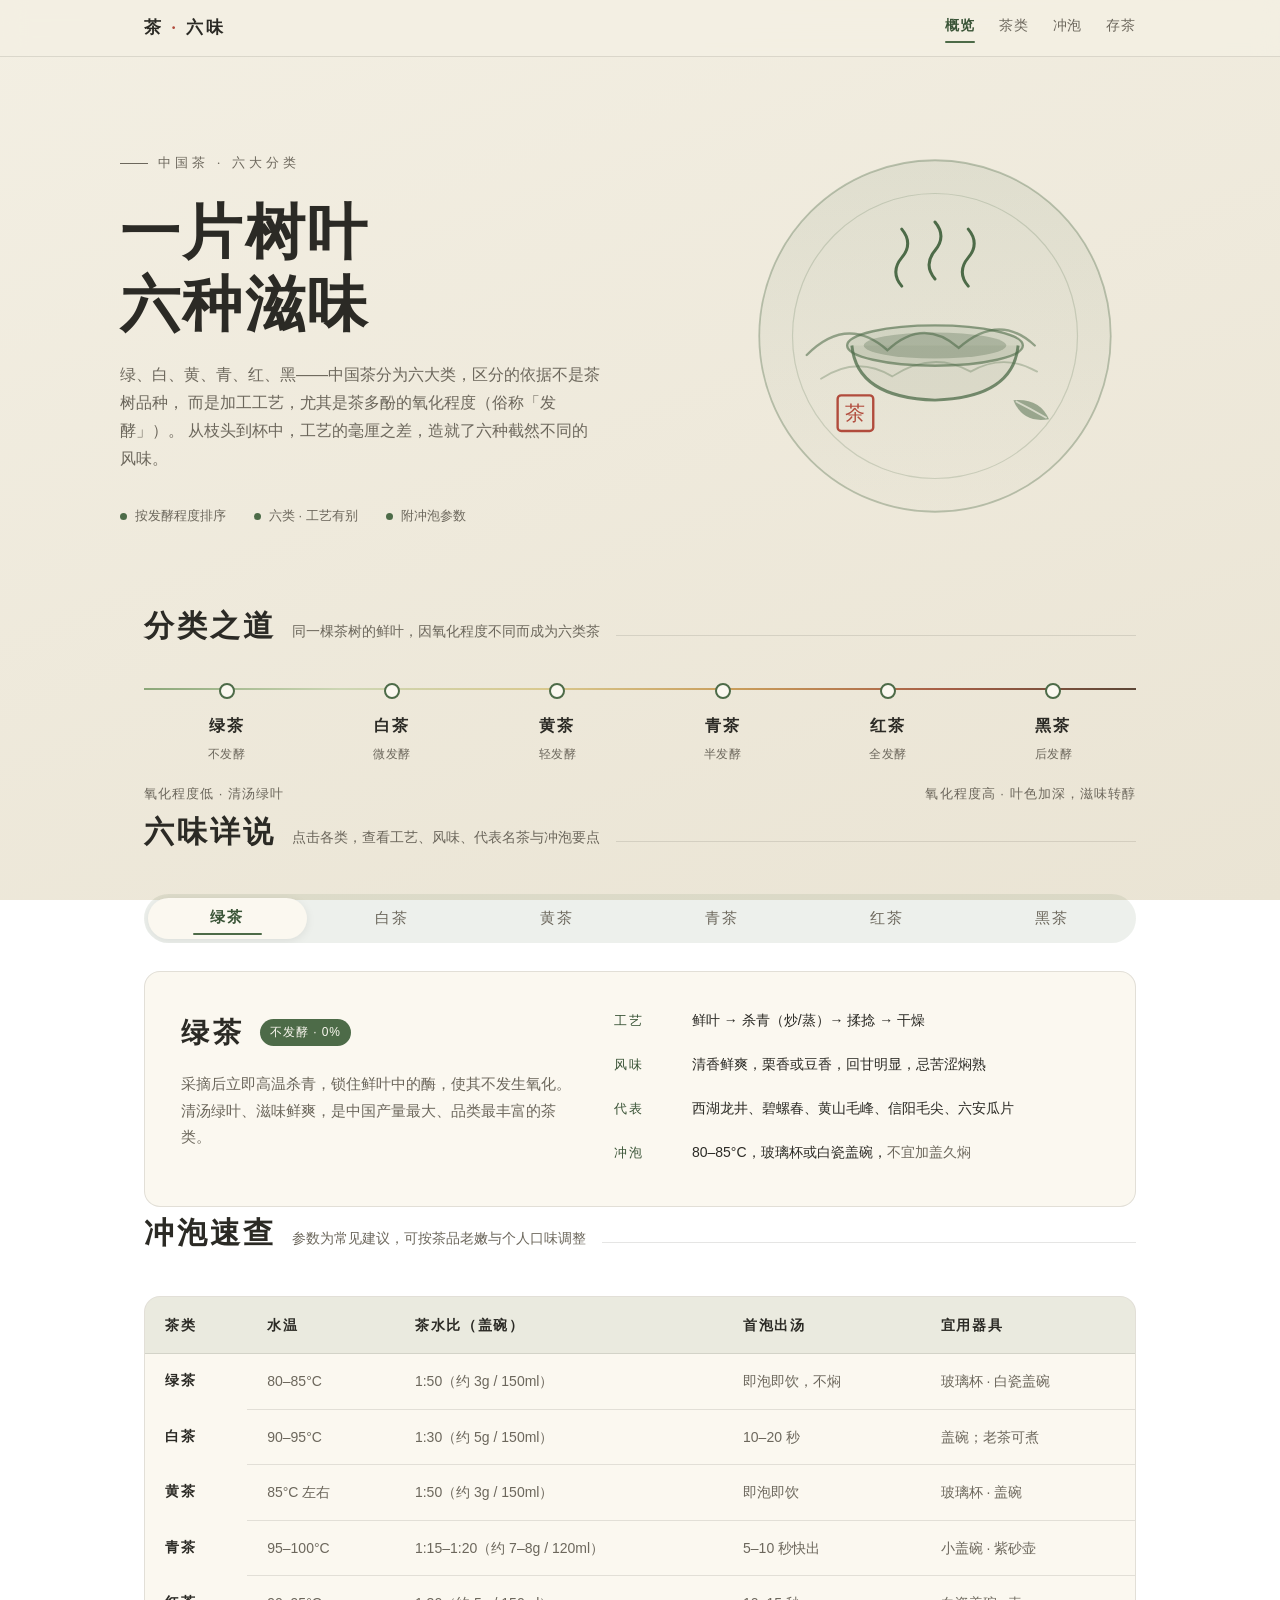
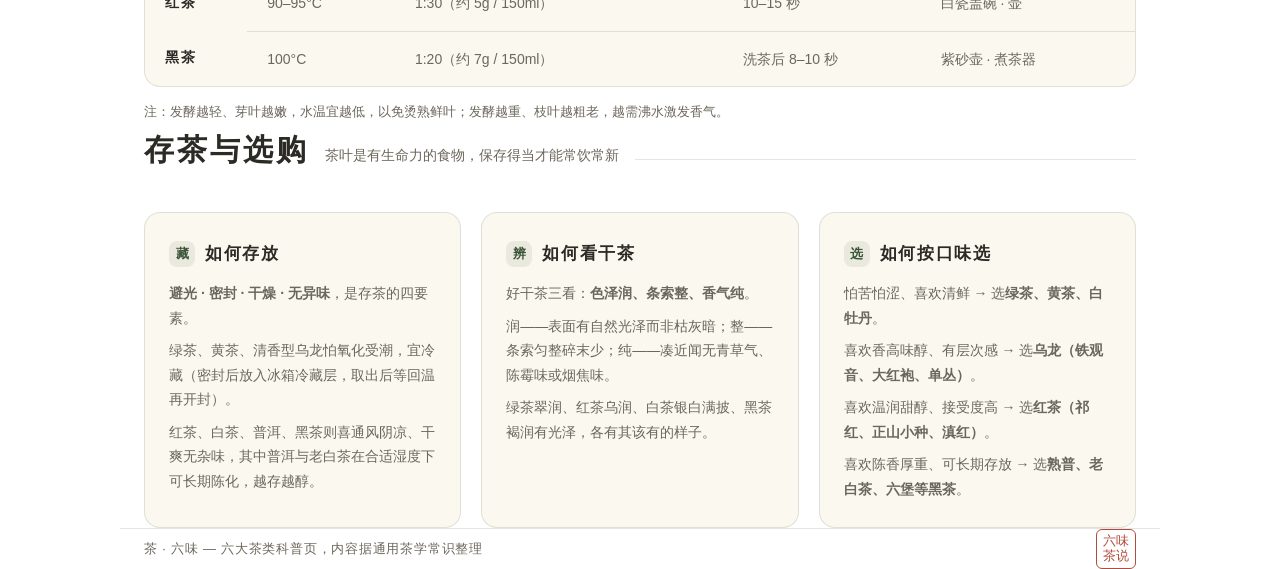
<file: tea.html>
<!DOCTYPE html>
<html lang="zh-CN">
<head>
  <meta charset="UTF-8">
  <meta name="viewport" content="width=device-width, initial-scale=1.0">
  <meta name="description" content="一片树叶，六种滋味：按发酵程度与工艺了解绿、白、黄、青（乌龙）、红、黑六大茶类，含特点、代表名茶与冲泡参数速查。">
  <meta name="color-scheme" content="light dark">
  <meta name="theme-color" media="(prefers-color-scheme: light)" content="#f3efe3">
  <meta name="theme-color" media="(prefers-color-scheme: dark)" content="#1d211c">
  <link rel="icon" href="data:image/svg+xml,%3Csvg xmlns='http://www.w3.org/2000/svg' viewBox='0 0 64 64'%3E%3Crect width='64' height='64' rx='14' fill='%234d6b48'/%3E%3Cpath d='M32 14c8 6 12 12 12 20a12 12 0 0 1-24 0c0-8 4-14 12-20z' fill='none' stroke='%23f3efe3' stroke-width='3' stroke-linejoin='round'/%3E%3Cpath d='M32 20v26' stroke='%23f3efe3' stroke-width='2'/%3E%3C/svg%3E">
  <title>茶 · 六味 — 中国六大茶类</title>
  <link rel="stylesheet" href="common.css">
  <style>
    :root {
      --paper: #f3efe3;
      --paper-end: #eae4d4;
      --card: #fbf8f0;
      --ink: #2b2a25;
      --ink-soft: #6c675c;
      --tea: #4d6b48;
      --tea-deep: #3a5437;
      --tea-soft: rgba(77, 107, 72, 0.1);
      --cinnabar: #b14b3c;
      --line: rgba(43, 42, 37, 0.12);
      --bar-bg: rgba(243, 239, 227, 0.82);
    }

    @media (prefers-color-scheme: dark) {
      :root {
        --paper: #1d211c;
        --paper-end: #161a15;
        --card: #272c25;
        --ink: #ece7d9;
        --ink-soft: #a9a294;
        --tea: #8fae84;
        --tea-deep: #a9c49e;
        --tea-soft: rgba(143, 174, 132, 0.14);
        --cinnabar: #d27665;
        --line: rgba(236, 231, 217, 0.12);
        --bar-bg: rgba(29, 33, 28, 0.82);
      }
    }

    :root {
      /* 覆盖 common.css 的背景变量，使全站统一为宣纸底色 */
      --bg-start: var(--paper);
      --bg-end: var(--paper-end);
    }

    html {
      scroll-behavior: smooth;
      scroll-padding-top: 72px;
    }

    body {
      line-height: 1.75;
      background-attachment: fixed;
    }

    .serif {
      font-family: "Songti SC", "STSongti-SC-Regular", "Noto Serif SC",
        "Source Han Serif SC", "SimSun", serif;
    }

    .wrap {
      width: 100%;
      max-width: 1040px;
      margin: 0 auto;
      padding: 0 24px;
    }

    /* ---------- 顶栏 ---------- */
    .topbar {
      position: sticky;
      top: 0;
      z-index: 10;
      background: var(--bar-bg);
      backdrop-filter: blur(12px);
      -webkit-backdrop-filter: blur(12px);
      border-bottom: 1px solid var(--line);
    }

    .topbar-inner {
      height: 56px;
      display: flex;
      align-items: center;
      justify-content: space-between;
      gap: 16px;
    }

    .brand {
      font-size: 17px;
      font-weight: 600;
      letter-spacing: 0.18em;
      text-decoration: none;
      color: var(--ink);
    }

    .brand em {
      font-style: normal;
      color: var(--cinnabar);
    }

    .anchors {
      display: flex;
      gap: 24px;
    }

    .anchors a {
      font-size: 14px;
      letter-spacing: 0.06em;
      text-decoration: none;
      color: var(--ink-soft);
      transition: color 0.2s ease;
    }

    .anchors a:hover {
      color: var(--tea-deep);
    }

    .anchors a[aria-current="true"] {
      color: var(--tea-deep);
      font-weight: 600;
    }

    .anchors a[aria-current="true"]::after {
      content: "";
      display: block;
      height: 2px;
      margin-top: 4px;
      background: var(--tea);
      border-radius: 1px;
    }

    a:focus-visible,
    button:focus-visible {
      outline: 2px solid var(--tea);
      outline-offset: 3px;
      border-radius: 4px;
    }

    /* ---------- Hero ---------- */
    .hero {
      display: grid;
      grid-template-columns: 1.1fr 0.9fr;
      gap: 40px;
      align-items: center;
      padding: 88px 0 72px;
    }

    .eyebrow {
      display: inline-flex;
      align-items: center;
      gap: 10px;
      font-size: 13px;
      letter-spacing: 0.32em;
      color: var(--ink-soft);
      margin-bottom: 22px;
    }

    .eyebrow::before {
      content: "";
      width: 28px;
      height: 1px;
      background: var(--ink-soft);
    }

    .hero h1 {
      font-size: clamp(36px, 5.6vw, 60px);
      font-weight: 600;
      letter-spacing: 0.04em;
      line-height: 1.2;
      margin-bottom: 20px;
      color: var(--ink);
    }

    .hero .lead {
      font-size: 16px;
      color: var(--ink-soft);
      max-width: 30em;
      margin-bottom: 32px;
    }

    .hero-meta {
      display: flex;
      gap: 28px;
      flex-wrap: wrap;
      font-size: 13px;
      color: var(--ink-soft);
    }

    .hero-meta span {
      display: inline-flex;
      align-items: center;
      gap: 8px;
    }

    .hero-meta i {
      width: 7px;
      height: 7px;
      border-radius: 50%;
      background: var(--tea);
      display: inline-block;
    }

    .hero-art {
      width: 100%;
      max-width: 380px;
      justify-self: center;
    }

    /* 插画配色跟随主题变量（属性选择器覆盖 SVG 写死的浅色值） */
    .hero-art [stroke="#4d6b48"] { stroke: var(--tea); }
    .hero-art [fill="#4d6b48"] { fill: var(--tea); }
    .hero-art [stroke="#3a5437"] { stroke: var(--tea-deep); }
    .hero-art [fill="#3a5437"] { fill: var(--tea-deep); }
    .hero-art [stroke="#b14b3c"] { stroke: var(--cinnabar); }
    .hero-art [fill="#b14b3c"] { fill: var(--cinnabar); }
    .hero-art [stroke="#f3efe3"] { stroke: var(--paper); }
    .hero-art stop[stop-color="#4d6b48"] { stop-color: var(--tea); }

    .steam {
      transform-box: fill-box;
      transform-origin: center;
      animation: steam 4.5s ease-in-out infinite;
    }

    .steam.s2 { animation-delay: 1.1s; }
    .steam.s3 { animation-delay: 2.2s; }

    @keyframes steam {
      0%, 100% { opacity: 0.25; transform: translateY(4px); }
      50% { opacity: 0.9; transform: translateY(-6px); }
    }

    /* ---------- 通用区块 ---------- */
    section {
      padding: 56px 0;
    }

    .sec-head {
      display: flex;
      align-items: baseline;
      gap: 16px;
      margin-bottom: 36px;
    }

    .sec-head h2 {
      font-size: clamp(24px, 3vw, 30px);
      font-weight: 600;
      letter-spacing: 0.1em;
      color: var(--ink);
      white-space: nowrap;
    }

    .sec-head::after {
      content: "";
      flex: 1;
      height: 1px;
      background: var(--line);
    }

    .sec-head p {
      font-size: 14px;
      color: var(--ink-soft);
    }

    /* ---------- 发酵光谱 ---------- */
    .spectrum {
      display: grid;
      grid-template-columns: repeat(6, 1fr);
      border-top: 2px solid transparent;
      border-image: linear-gradient(90deg,
        #8aa678 0%, #cdd6b4 20%, #d9c98f 40%,
        #c99d5b 60%, #a85f46 80%, #5b4636 100%) 2;
    }

    .spectrum .step {
      text-align: center;
      padding: 22px 10px 4px;
      position: relative;
    }

    .spectrum .step::before {
      content: "";
      position: absolute;
      top: -7px;
      left: 50%;
      transform: translateX(-50%);
      width: 12px;
      height: 12px;
      border-radius: 50%;
      background: var(--card);
      border: 2px solid var(--tea);
    }

    .spectrum .step b {
      display: block;
      font-size: 16px;
      letter-spacing: 0.12em;
      color: var(--ink);
      font-weight: 600;
    }

    .spectrum .step small {
      display: block;
      margin-top: 4px;
      font-size: 12px;
      color: var(--ink-soft);
      letter-spacing: 0.04em;
    }

    .spectrum-note {
      display: flex;
      justify-content: space-between;
      margin-top: 14px;
      font-size: 13px;
      color: var(--ink-soft);
      letter-spacing: 0.08em;
    }

    /* ---------- 茶类 Tab ---------- */
    .tabs {
      display: flex;
      gap: 6px;
      overflow-x: auto;
      padding: 4px;
      background: var(--tea-soft);
      border-radius: 999px;
      scrollbar-width: none;
    }

    .tabs::-webkit-scrollbar { display: none; }

    .tab {
      flex: 1 0 auto;
      appearance: none;
      border: none;
      background: transparent;
      cursor: pointer;
      padding: 10px 22px;
      border-radius: 999px;
      font-size: 15px;
      letter-spacing: 0.14em;
      font-family: inherit;
      color: var(--ink-soft);
      transition: color 0.2s ease, background 0.2s ease, box-shadow 0.2s ease;
      white-space: nowrap;
    }

    .tab:hover {
      color: var(--ink);
    }

    .tab[aria-selected="true"] {
      background: var(--card);
      color: var(--tea-deep);
      font-weight: 600;
      box-shadow: 0 2px 10px rgba(0, 0, 0, 0.08);
    }

    .tab[aria-selected="true"]::after {
      content: "";
      display: block;
      height: 2px;
      margin: 6px auto -6px;
      width: 60%;
      background: var(--tea);
      border-radius: 1px;
    }

    .panel {
      display: none;
      margin-top: 28px;
      background: var(--card);
      border: 1px solid var(--line);
      border-radius: 16px;
      padding: 36px;
    }

    .panel.active {
      display: grid;
      grid-template-columns: 0.9fr 1.1fr;
      gap: 36px;
      animation: fadeUp 0.35s ease both;
    }

    @keyframes fadeUp {
      from { opacity: 0; transform: translateY(10px); }
      to { opacity: 1; transform: none; }
    }

    .panel-title {
      display: flex;
      align-items: center;
      gap: 14px;
      margin-bottom: 14px;
    }

    .panel-title h3 {
      font-size: 28px;
      font-weight: 600;
      letter-spacing: 0.16em;
      color: var(--ink);
    }

    .panel-title .lvl {
      font-size: 12px;
      letter-spacing: 0.08em;
      color: var(--card);
      background: var(--tea);
      padding: 3px 10px;
      border-radius: 999px;
      white-space: nowrap;
    }

    .panel p.desc {
      font-size: 15px;
      color: var(--ink-soft);
      margin-bottom: 20px;
    }

    .fact-list {
      list-style: none;
      display: grid;
      gap: 14px;
    }

    .fact-list li {
      display: grid;
      grid-template-columns: 64px 1fr;
      gap: 14px;
      font-size: 14px;
      align-items: baseline;
    }

    .fact-list .k {
      color: var(--tea-deep);
      letter-spacing: 0.18em;
      font-size: 13px;
    }

    .fact-list .v {
      color: var(--ink);
    }

    .fact-list .v span {
      color: var(--ink-soft);
    }

    /* ---------- 冲泡速查 ---------- */
    .table-scroll {
      overflow-x: auto;
      border: 1px solid var(--line);
      border-radius: 16px;
      background: var(--card);
    }

    table {
      width: 100%;
      border-collapse: collapse;
      min-width: 560px;
      font-size: 14px;
    }

    thead th {
      text-align: left;
      padding: 16px 20px;
      letter-spacing: 0.12em;
      font-weight: 600;
      color: var(--ink);
      background: var(--tea-soft);
      border-bottom: 1px solid var(--line);
      white-space: nowrap;
    }

    tbody td {
      padding: 15px 20px;
      color: var(--ink-soft);
      border-bottom: 1px solid var(--line);
      white-space: nowrap;
    }

    tbody tr:last-child td { border-bottom: none; }

    tbody tr { transition: background 0.15s ease; }

    tbody tr:hover td { background: var(--tea-soft); }

    tbody th {
      text-align: left;
      padding: 15px 20px;
      font-weight: 600;
      letter-spacing: 0.12em;
      color: var(--ink);
    }

    .brew-note {
      margin-top: 14px;
      font-size: 13px;
      color: var(--ink-soft);
    }

    /* ---------- 存茶与选购 ---------- */
    .store-grid {
      display: grid;
      grid-template-columns: repeat(3, 1fr);
      gap: 20px;
    }

    .store-card {
      background: var(--card);
      border: 1px solid var(--line);
      border-radius: 16px;
      padding: 26px 24px;
      transition: transform 0.25s ease, box-shadow 0.25s ease, border-color 0.25s ease;
    }

    .store-card:hover {
      transform: translateY(-3px);
      border-color: var(--tea);
      box-shadow: 0 10px 24px rgba(0, 0, 0, 0.08);
    }

    .store-card h3 {
      display: flex;
      align-items: center;
      gap: 10px;
      font-size: 17px;
      font-weight: 600;
      letter-spacing: 0.1em;
      color: var(--ink);
      margin-bottom: 12px;
    }

    .store-card h3 .mark {
      display: inline-grid;
      place-items: center;
      width: 26px;
      height: 26px;
      border-radius: 8px;
      background: var(--tea-soft);
      color: var(--tea-deep);
      font-size: 13px;
      letter-spacing: 0;
    }

    .store-card p {
      font-size: 14px;
      color: var(--ink-soft);
    }

    .store-card p + p {
      margin-top: 8px;
    }

    /* ---------- 回顶按钮 ---------- */
    .to-top {
      position: fixed;
      right: 24px;
      bottom: 24px;
      z-index: 20;
      width: 44px;
      height: 44px;
      border: 1px solid var(--line);
      border-radius: 50%;
      background: var(--card);
      color: var(--tea-deep);
      font-size: 18px;
      cursor: pointer;
      box-shadow: 0 6px 18px rgba(0, 0, 0, 0.12);
      opacity: 0;
      transform: translateY(8px);
      pointer-events: none;
      transition: opacity 0.25s ease, transform 0.25s ease;
    }

    .to-top.visible {
      opacity: 1;
      transform: none;
      pointer-events: auto;
    }

    /* ---------- 页脚 ---------- */
    footer {
      border-top: 1px solid var(--line);
      padding: 36px 0 48px;
      margin-top: 32px;
      display: flex;
      align-items: center;
      justify-content: space-between;
      gap: 16px;
      flex-wrap: wrap;
      font-size: 13px;
      color: var(--ink-soft);
      letter-spacing: 0.06em;
    }

    footer .seal {
      display: inline-grid;
      place-items: center;
      width: 40px;
      height: 40px;
      border: 1.5px solid var(--cinnabar);
      color: var(--cinnabar);
      border-radius: 6px;
      font-size: 13px;
      line-height: 1.15;
      text-align: center;
      letter-spacing: 0;
    }

    /* ---------- 滚动渐入 ---------- */
    .reveal {
      opacity: 0;
      transform: translateY(22px);
      transition: opacity 0.7s ease, transform 0.7s ease;
    }

    .reveal.shown {
      opacity: 1;
      transform: none;
    }

    /* ---------- 响应式 ---------- */
    @media (max-width: 820px) {
      .hero {
        grid-template-columns: 1fr;
        padding: 56px 0 40px;
      }

      .hero-art {
        order: -1;
        max-width: 260px;
      }

      .panel.active {
        grid-template-columns: 1fr;
        gap: 24px;
      }

      .store-grid {
        grid-template-columns: 1fr;
      }
    }

    @media (max-width: 560px) {
      .topbar-inner { height: 52px; }

      .brand {
        font-size: 15px;
        letter-spacing: 0.1em;
      }

      .anchors { gap: 14px; }

      .anchors a { font-size: 13px; }

      .spectrum {
        grid-template-columns: 1fr 1fr;
        border-image: none;
        border-top: none;
        gap: 12px;
      }

      .spectrum .step {
        border: 1px solid var(--line);
        border-radius: 12px;
        padding: 14px 10px;
        background: var(--card);
      }

      .spectrum .step::before { display: none; }

      .panel { padding: 24px 20px; }

      .tabs { border-radius: 16px; }

      .to-top {
        right: 16px;
        bottom: 16px;
        width: 40px;
        height: 40px;
      }
    }

    @media (prefers-reduced-motion: reduce) {
      html { scroll-behavior: auto; }

      .steam { animation: none; opacity: 0.6; }

      .panel.active { animation: none; }

      .reveal {
        opacity: 1;
        transform: none;
        transition: none;
      }

      .store-card,
      tbody tr { transition: none; }

      .store-card:hover { transform: none; }
    }
  </style>
</head>
<body>
  <header class="topbar">
    <div class="wrap topbar-inner">
      <a class="brand serif" href="#top">茶 <em>·</em> 六味</a>
      <nav class="anchors" aria-label="页面导航">
        <a href="#overview">概览</a>
        <a href="#teas">茶类</a>
        <a href="#brew">冲泡</a>
        <a href="#store">存茶</a>
      </nav>
    </div>
  </header>

  <main id="top">
    <!-- Hero -->
    <div class="wrap hero">
      <div>
        <p class="eyebrow serif">中国茶 · 六大分类</p>
        <h1 class="serif">一片树叶<br>六种滋味</h1>
        <p class="lead">
          绿、白、黄、青、红、黑——中国茶分为六大类，区分的依据不是茶树品种，
          而是加工工艺，尤其是茶多酚的氧化程度（俗称「发酵」）。
          从枝头到杯中，工艺的毫厘之差，造就了六种截然不同的风味。
        </p>
        <div class="hero-meta">
          <span><i></i>按发酵程度排序</span>
          <span><i></i>六类 · 工艺有别</span>
          <span><i></i>附冲泡参数</span>
        </div>
      </div>

      <!-- 水墨茶盏装饰：内联 SVG，无外部资源 -->
      <svg class="hero-art" viewBox="0 0 320 320" role="img" aria-label="水墨风格的茶盏与远山插画">
        <defs>
          <linearGradient id="wash" x1="0" y1="0" x2="0" y2="1">
            <stop offset="0" stop-color="#4d6b48" stop-opacity="0.10"/>
            <stop offset="1" stop-color="#4d6b48" stop-opacity="0.02"/>
          </linearGradient>
        </defs>
        <circle cx="160" cy="160" r="148" fill="url(#wash)" stroke="#4d6b48" stroke-opacity="0.35" stroke-width="1.5"/>
        <circle cx="160" cy="160" r="120" fill="none" stroke="#4d6b48" stroke-opacity="0.2" stroke-width="1"/>
        <!-- 远山 -->
        <path d="M52 176 q34 -34 68 -4 q30 -28 60 -2 q34 -30 64 -2"
              fill="none" stroke="#4d6b48" stroke-opacity="0.55" stroke-width="2" stroke-linecap="round"/>
        <path d="M64 196 q30 -20 60 -2 q34 -22 66 -4 q28 -16 56 0"
              fill="none" stroke="#4d6b48" stroke-opacity="0.3" stroke-width="1.5" stroke-linecap="round"/>
        <!-- 蒸汽 -->
        <g stroke="#4d6b48" stroke-width="2.5" stroke-linecap="round" fill="none">
          <path class="steam s1" d="M132 118 q-10 -12 0 -24 q10 -12 0 -24"/>
          <path class="steam s2" d="M160 112 q-10 -12 0 -24 q10 -12 0 -24"/>
          <path class="steam s3" d="M188 118 q-10 -12 0 -24 q10 -12 0 -24"/>
        </g>
        <!-- 茶盏 -->
        <ellipse cx="160" cy="168" rx="74" ry="17" fill="#4d6b48" fill-opacity="0.12" stroke="#4d6b48" stroke-opacity="0.6" stroke-width="2"/>
        <path d="M90 168 q4 44 70 46 q66 -2 70 -46"
              fill="#4d6b48" fill-opacity="0.08" stroke="#4d6b48" stroke-opacity="0.75" stroke-width="2.5" stroke-linejoin="round"/>
        <ellipse cx="160" cy="168" rx="60" ry="11" fill="#3a5437" fill-opacity="0.25"/>
        <!-- 茶叶 -->
        <path d="M226 214 q22 -2 30 16 q-22 4 -30 -16z" fill="#4d6b48" fill-opacity="0.5"/>
        <path d="M228 215 q12 6 26 14" stroke="#f3efe3" stroke-opacity="0.7" stroke-width="1.5" fill="none"/>
        <!-- 朱砂印 -->
        <g>
          <rect x="78" y="210" width="30" height="30" rx="3" fill="none" stroke="#b14b3c" stroke-width="2"/>
          <text x="93" y="231" text-anchor="middle" font-family="Songti SC, serif" font-size="17" fill="#b14b3c">茶</text>
        </g>
      </svg>
    </div>

    <!-- 概览：发酵光谱 -->
    <section id="overview" class="wrap reveal">
      <div class="sec-head">
        <h2 class="serif">分类之道</h2>
        <p>同一棵茶树的鲜叶，因氧化程度不同而成为六类茶</p>
      </div>
      <div class="spectrum">
        <div class="step"><b class="serif">绿茶</b><small>不发酵</small></div>
        <div class="step"><b class="serif">白茶</b><small>微发酵</small></div>
        <div class="step"><b class="serif">黄茶</b><small>轻发酵</small></div>
        <div class="step"><b class="serif">青茶</b><small>半发酵</small></div>
        <div class="step"><b class="serif">红茶</b><small>全发酵</small></div>
        <div class="step"><b class="serif">黑茶</b><small>后发酵</small></div>
      </div>
      <div class="spectrum-note">
        <span>氧化程度低 · 清汤绿叶</span>
        <span>氧化程度高 · 叶色加深，滋味转醇</span>
      </div>
    </section>

    <!-- 六大茶类 Tab -->
    <section id="teas" class="wrap reveal">
      <div class="sec-head">
        <h2 class="serif">六味详说</h2>
        <p>点击各类，查看工艺、风味、代表名茶与冲泡要点</p>
      </div>

      <div class="tabs" role="tablist" aria-label="六大茶类">
        <button class="tab serif" role="tab" id="tab-green" aria-selected="true" aria-controls="panel-green">绿茶</button>
        <button class="tab serif" role="tab" id="tab-white" aria-selected="false" aria-controls="panel-white" tabindex="-1">白茶</button>
        <button class="tab serif" role="tab" id="tab-yellow" aria-selected="false" aria-controls="panel-yellow" tabindex="-1">黄茶</button>
        <button class="tab serif" role="tab" id="tab-oolong" aria-selected="false" aria-controls="panel-oolong" tabindex="-1">青茶</button>
        <button class="tab serif" role="tab" id="tab-red" aria-selected="false" aria-controls="panel-red" tabindex="-1">红茶</button>
        <button class="tab serif" role="tab" id="tab-dark" aria-selected="false" aria-controls="panel-dark" tabindex="-1">黑茶</button>
      </div>

      <!-- 绿茶 -->
      <div class="panel active" role="tabpanel" id="panel-green" aria-labelledby="tab-green" tabindex="0">
        <div>
          <div class="panel-title">
            <h3 class="serif">绿茶</h3>
            <span class="lvl">不发酵 · 0%</span>
          </div>
          <p class="desc">
            采摘后立即高温杀青，锁住鲜叶中的酶，使其不发生氧化。
            清汤绿叶、滋味鲜爽，是中国产量最大、品类最丰富的茶类。
          </p>
        </div>
        <ul class="fact-list">
          <li><span class="k">工艺</span><span class="v">鲜叶 → 杀青（炒/蒸）→ 揉捻 → 干燥</span></li>
          <li><span class="k">风味</span><span class="v">清香鲜爽，栗香或豆香，回甘明显，忌苦涩焖熟</span></li>
          <li><span class="k">代表</span><span class="v">西湖龙井、碧螺春、黄山毛峰、信阳毛尖、六安瓜片</span></li>
          <li><span class="k">冲泡</span><span class="v">80–85°C，玻璃杯或白瓷盖碗，<span>不宜加盖久焖</span></span></li>
        </ul>
      </div>

      <!-- 白茶 -->
      <div class="panel" role="tabpanel" id="panel-white" aria-labelledby="tab-white" tabindex="0" hidden>
        <div>
          <div class="panel-title">
            <h3 class="serif">白茶</h3>
            <span class="lvl">微发酵 · 5–10%</span>
          </div>
          <p class="desc">
            工艺最自然的茶：不炒不揉，仅经萎凋与干燥，表面满披白毫。
            新茶清甜毫香，陈年则药香枣香渐显，素有「一年茶、三年药、七年宝」之说。
          </p>
        </div>
        <ul class="fact-list">
          <li><span class="k">工艺</span><span class="v">鲜叶 → 日光/室内萎凋 → 干燥（不炒不揉）</span></li>
          <li><span class="k">风味</span><span class="v">毫香蜜韵，汤色浅杏黄，入口清甜柔和</span></li>
          <li><span class="k">代表</span><span class="v">白毫银针、白牡丹、贡眉、寿眉（主产福建福鼎、政和）</span></li>
          <li><span class="k">冲泡</span><span class="v">90–95°C，盖碗；<span>老白茶可煮饮</span></span></li>
        </ul>
      </div>

      <!-- 黄茶 -->
      <div class="panel" role="tabpanel" id="panel-yellow" aria-labelledby="tab-yellow" tabindex="0" hidden>
        <div>
          <div class="panel-title">
            <h3 class="serif">黄茶</h3>
            <span class="lvl">轻发酵 · 10–20%</span>
          </div>
          <p class="desc">
            绿茶工艺之外多一道「闷黄」：杀青后以湿布或纸包裹轻发酵，
            让叶绿素轻微分解。黄汤黄叶，鲜爽中添一份醇和，产量稀少。
          </p>
        </div>
        <ul class="fact-list">
          <li><span class="k">工艺</span><span class="v">鲜叶 → 杀青 → 揉捻 → <b>闷黄</b> → 干燥</span></li>
          <li><span class="k">风味</span><span class="v">杏黄明亮，甜醇平和，少绿茶之寒而保有鲜爽</span></li>
          <li><span class="k">代表</span><span class="v">君山银针、蒙顶黄芽、霍山黄芽、远安黄茶</span></li>
          <li><span class="k">冲泡</span><span class="v">85°C 左右，玻璃杯可观「茶针三起三落」</span></li>
        </ul>
      </div>

      <!-- 青茶（乌龙） -->
      <div class="panel" role="tabpanel" id="panel-oolong" aria-labelledby="tab-oolong" tabindex="0" hidden>
        <div>
          <div class="panel-title">
            <h3 class="serif">青茶</h3>
            <span class="lvl">半发酵 · 15–70%</span>
          </div>
          <p class="desc">
            即乌龙茶，工艺最繁复：叶缘经摇青碰撞而氧化红变，叶心仍保持青绿，
            「绿叶红镶边」。发酵度跨度大，从清香铁观音到浓艳大红袍各具风骨。
          </p>
        </div>
        <ul class="fact-list">
          <li><span class="k">工艺</span><span class="v">鲜叶 → 晒青 → <b>摇青做青</b> → 炒青 → 揉捻包揉 → 烘焙</span></li>
          <li><span class="k">风味</span><span class="v">花香果香馥郁，醇厚回甘、耐冲泡，「七泡有余香」</span></li>
          <li><span class="k">代表</span><span class="v">铁观音、大红袍、武夷肉桂、凤凰单丛、冻顶乌龙、东方美人</span></li>
          <li><span class="k">冲泡</span><span class="v">95–100°C 沸水，小盖碗或紫砂壶，<span>快出汤、可多泡</span></span></li>
        </ul>
      </div>

      <!-- 红茶 -->
      <div class="panel" role="tabpanel" id="panel-red" aria-labelledby="tab-red" tabindex="0" hidden>
        <div>
          <div class="panel-title">
            <h3 class="serif">红茶</h3>
            <span class="lvl">全发酵 · 80–90%</span>
          </div>
          <p class="desc">
            不经杀青，直接萎凋揉捻后充分发酵，茶多酚氧化为茶黄素、茶红素。
            红叶红汤、甜香温润，是世界上饮用最广的茶类，英文称 black tea。
          </p>
        </div>
        <ul class="fact-list">
          <li><span class="k">工艺</span><span class="v">鲜叶 → 萎凋 → 揉捻 → <b>发酵</b> → 干燥</span></li>
          <li><span class="k">风味</span><span class="v">蜜糖香、花果香或松烟香，汤色红艳，口感温润甜醇</span></li>
          <li><span class="k">代表</span><span class="v">祁门红茶、正山小种、金骏眉、滇红、宜红；印度阿萨姆/大吉岭</span></li>
          <li><span class="k">冲泡</span><span class="v">90–95°C，白瓷盖碗或壶，<span>可调奶、调糖</span></span></li>
        </ul>
      </div>

      <!-- 黑茶 -->
      <div class="panel" role="tabpanel" id="panel-dark" aria-labelledby="tab-dark" tabindex="0" hidden>
        <div>
          <div class="panel-title">
            <h3 class="serif">黑茶</h3>
            <span class="lvl">后发酵 · 持续转化</span>
          </div>
          <p class="desc">
            杀青后经渥堆，借助微生物和湿热作用进行后发酵，且在存放中持续转化。
            多紧压成砖、饼、沱，越陈越香，是边塞「茶马互市」的千年主角。
          </p>
        </div>
        <ul class="fact-list">
          <li><span class="k">工艺</span><span class="v">鲜叶 → 杀青 → 揉捻 → <b>渥堆</b> → 干燥 → 蒸压成型</span></li>
          <li><span class="k">风味</span><span class="v">陈香、木香、枣香或菌香，汤色褐红透亮，滋味醇厚顺滑</span></li>
          <li><span class="k">代表</span><span class="v">熟普洱茶、安化茯砖（金花）、广西六堡茶、湖北青砖、四川藏茶</span></li>
          <li><span class="k">冲泡</span><span class="v">100°C 沸水，紫砂壶为佳，<span>冲泡前先洗茶一遍</span></span></li>
        </ul>
      </div>
    </section>

    <!-- 冲泡速查 -->
    <section id="brew" class="wrap reveal">
      <div class="sec-head">
        <h2 class="serif">冲泡速查</h2>
        <p>参数为常见建议，可按茶品老嫩与个人口味调整</p>
      </div>
      <div class="table-scroll">
        <table>
          <thead>
            <tr>
              <th>茶类</th>
              <th>水温</th>
              <th>茶水比（盖碗）</th>
              <th>首泡出汤</th>
              <th>宜用器具</th>
            </tr>
          </thead>
          <tbody>
            <tr><th class="serif">绿茶</th><td>80–85°C</td><td>1:50（约 3g / 150ml）</td><td>即泡即饮，不焖</td><td>玻璃杯 · 白瓷盖碗</td></tr>
            <tr><th class="serif">白茶</th><td>90–95°C</td><td>1:30（约 5g / 150ml）</td><td>10–20 秒</td><td>盖碗；老茶可煮</td></tr>
            <tr><th class="serif">黄茶</th><td>85°C 左右</td><td>1:50（约 3g / 150ml）</td><td>即泡即饮</td><td>玻璃杯 · 盖碗</td></tr>
            <tr><th class="serif">青茶</th><td>95–100°C</td><td>1:15–1:20（约 7–8g / 120ml）</td><td>5–10 秒快出</td><td>小盖碗 · 紫砂壶</td></tr>
            <tr><th class="serif">红茶</th><td>90–95°C</td><td>1:30（约 5g / 150ml）</td><td>10–15 秒</td><td>白瓷盖碗 · 壶</td></tr>
            <tr><th class="serif">黑茶</th><td>100°C</td><td>1:20（约 7g / 150ml）</td><td>洗茶后 8–10 秒</td><td>紫砂壶 · 煮茶器</td></tr>
          </tbody>
        </table>
      </div>
      <p class="brew-note">
        注：发酵越轻、芽叶越嫩，水温宜越低，以免烫熟鲜叶；发酵越重、枝叶越粗老，越需沸水激发香气。
      </p>
    </section>

    <!-- 存茶与选购 -->
    <section id="store" class="wrap reveal">
      <div class="sec-head">
        <h2 class="serif">存茶与选购</h2>
        <p>茶叶是有生命力的食物，保存得当才能常饮常新</p>
      </div>
      <div class="store-grid">
        <article class="store-card">
          <h3><span class="mark serif">藏</span>如何存放</h3>
          <p><b>避光 · 密封 · 干燥 · 无异味</b>，是存茶的四要素。</p>
          <p>绿茶、黄茶、清香型乌龙怕氧化受潮，宜冷藏（密封后放入冰箱冷藏层，取出后等回温再开封）。</p>
          <p>红茶、白茶、普洱、黑茶则喜通风阴凉、干爽无杂味，其中普洱与老白茶在合适湿度下可长期陈化，越存越醇。</p>
        </article>
        <article class="store-card">
          <h3><span class="mark serif">辨</span>如何看干茶</h3>
          <p>好干茶三看：<b>色泽润、条索整、香气纯</b>。</p>
          <p>润——表面有自然光泽而非枯灰暗；整——条索匀整碎末少；纯——凑近闻无青草气、陈霉味或烟焦味。</p>
          <p>绿茶翠润、红茶乌润、白茶银白满披、黑茶褐润有光泽，各有其该有的样子。</p>
        </article>
        <article class="store-card">
          <h3><span class="mark serif">选</span>如何按口味选</h3>
          <p>怕苦怕涩、喜欢清鲜 → 选<b>绿茶、黄茶、白牡丹</b>。</p>
          <p>喜欢香高味醇、有层次感 → 选<b>乌龙（铁观音、大红袍、单丛）</b>。</p>
          <p>喜欢温润甜醇、接受度高 → 选<b>红茶（祁红、正山小种、滇红）</b>。</p>
          <p>喜欢陈香厚重、可长期存放 → 选<b>熟普、老白茶、六堡等黑茶</b>。</p>
        </article>
      </div>
    </section>
  </main>

  <footer class="wrap">
    <span>茶 · 六味 — 六大茶类科普页，内容据通用茶学常识整理</span>
    <span class="seal serif">六味<br>茶说</span>
  </footer>

  <button class="to-top" id="toTop" type="button" aria-label="回到顶部" title="回到顶部">↑</button>

  <script>
    (function () {
      var tabs = Array.prototype.slice.call(document.querySelectorAll('[role="tab"]'));
      var panels = Array.prototype.slice.call(document.querySelectorAll('[role="tabpanel"]'));

      function activate(index, focusTab) {
        tabs.forEach(function (tab, i) {
          var selected = i === index;
          tab.setAttribute('aria-selected', selected ? 'true' : 'false');
          tab.tabIndex = selected ? 0 : -1;
        });

        panels.forEach(function (panel, i) {
          var active = i === index;
          panel.classList.toggle('active', active);
          if (active) {
            panel.removeAttribute('hidden');
          } else {
            panel.setAttribute('hidden', '');
          }
        });

        if (focusTab) tabs[index].focus();
      }

      tabs.forEach(function (tab, i) {
        tab.addEventListener('click', function () { activate(i, false); });

        tab.addEventListener('keydown', function (e) {
          var next = null;
          if (e.key === 'ArrowRight' || e.key === 'ArrowDown') next = (i + 1) % tabs.length;
          if (e.key === 'ArrowLeft' || e.key === 'ArrowUp') next = (i - 1 + tabs.length) % tabs.length;
          if (e.key === 'Home') next = 0;
          if (e.key === 'End') next = tabs.length - 1;
          if (next !== null) {
            e.preventDefault();
            activate(next, true);
          }
        });
      });

      // 滚动渐入
      var reduceMotion = window.matchMedia('(prefers-reduced-motion: reduce)').matches;
      var revealEls = document.querySelectorAll('.reveal');

      if (reduceMotion || !('IntersectionObserver' in window)) {
        revealEls.forEach(function (el) { el.classList.add('shown'); });
      } else {
        var io = new IntersectionObserver(function (entries) {
          entries.forEach(function (entry) {
            if (entry.isIntersecting) {
              entry.target.classList.add('shown');
              io.unobserve(entry.target);
            }
          });
        }, { threshold: 0.12 });
        revealEls.forEach(function (el) { io.observe(el); });
      }

      // 顶栏锚点：滚动时高亮当前区块
      var anchorLinks = Array.prototype.slice.call(document.querySelectorAll('.anchors a'));
      var sectionMap = anchorLinks.map(function (a) {
        var id = a.getAttribute('href').slice(1);
        return { link: a, section: document.getElementById(id) };
      }).filter(function (item) { return item.section; });

      var toTop = document.getElementById('toTop');
      toTop.addEventListener('click', function () {
        window.scrollTo({ top: 0, behavior: reduceMotion ? 'auto' : 'smooth' });
      });

      // 滚动统一入口：rAF 节流，一次遍历同时更新锚点高亮与回顶按钮
      var ticking = false;

      function syncScrollState() {
        ticking = false;
        var y = window.scrollY;

        // 以视口中线为基准，找最靠近中线且在中线之上的 section
        var line = y + window.innerHeight * 0.5;
        var current = sectionMap[0].section.id;
        for (var i = 0; i < sectionMap.length; i++) {
          var top = sectionMap[i].section.offsetTop;
          if (top <= line) current = sectionMap[i].section.id;
        }
        // 接近页面底部时，固定高亮最后一个（存茶）
        if (window.innerHeight + y >= document.body.scrollHeight - 8) {
          current = sectionMap[sectionMap.length - 1].section.id;
        }
        anchorLinks.forEach(function (a) {
          a.setAttribute('aria-current', a.getAttribute('href') === '#' + current ? 'true' : 'false');
        });

        toTop.classList.toggle('visible', y > 600);
      }

      function onScroll() {
        if (ticking) return;
        ticking = true;
        window.requestAnimationFrame(syncScrollState);
      }

      window.addEventListener('scroll', onScroll, { passive: true });
      window.addEventListener('resize', onScroll);
      onScroll();
    })();
  </script>
</body>
</html>
</file>
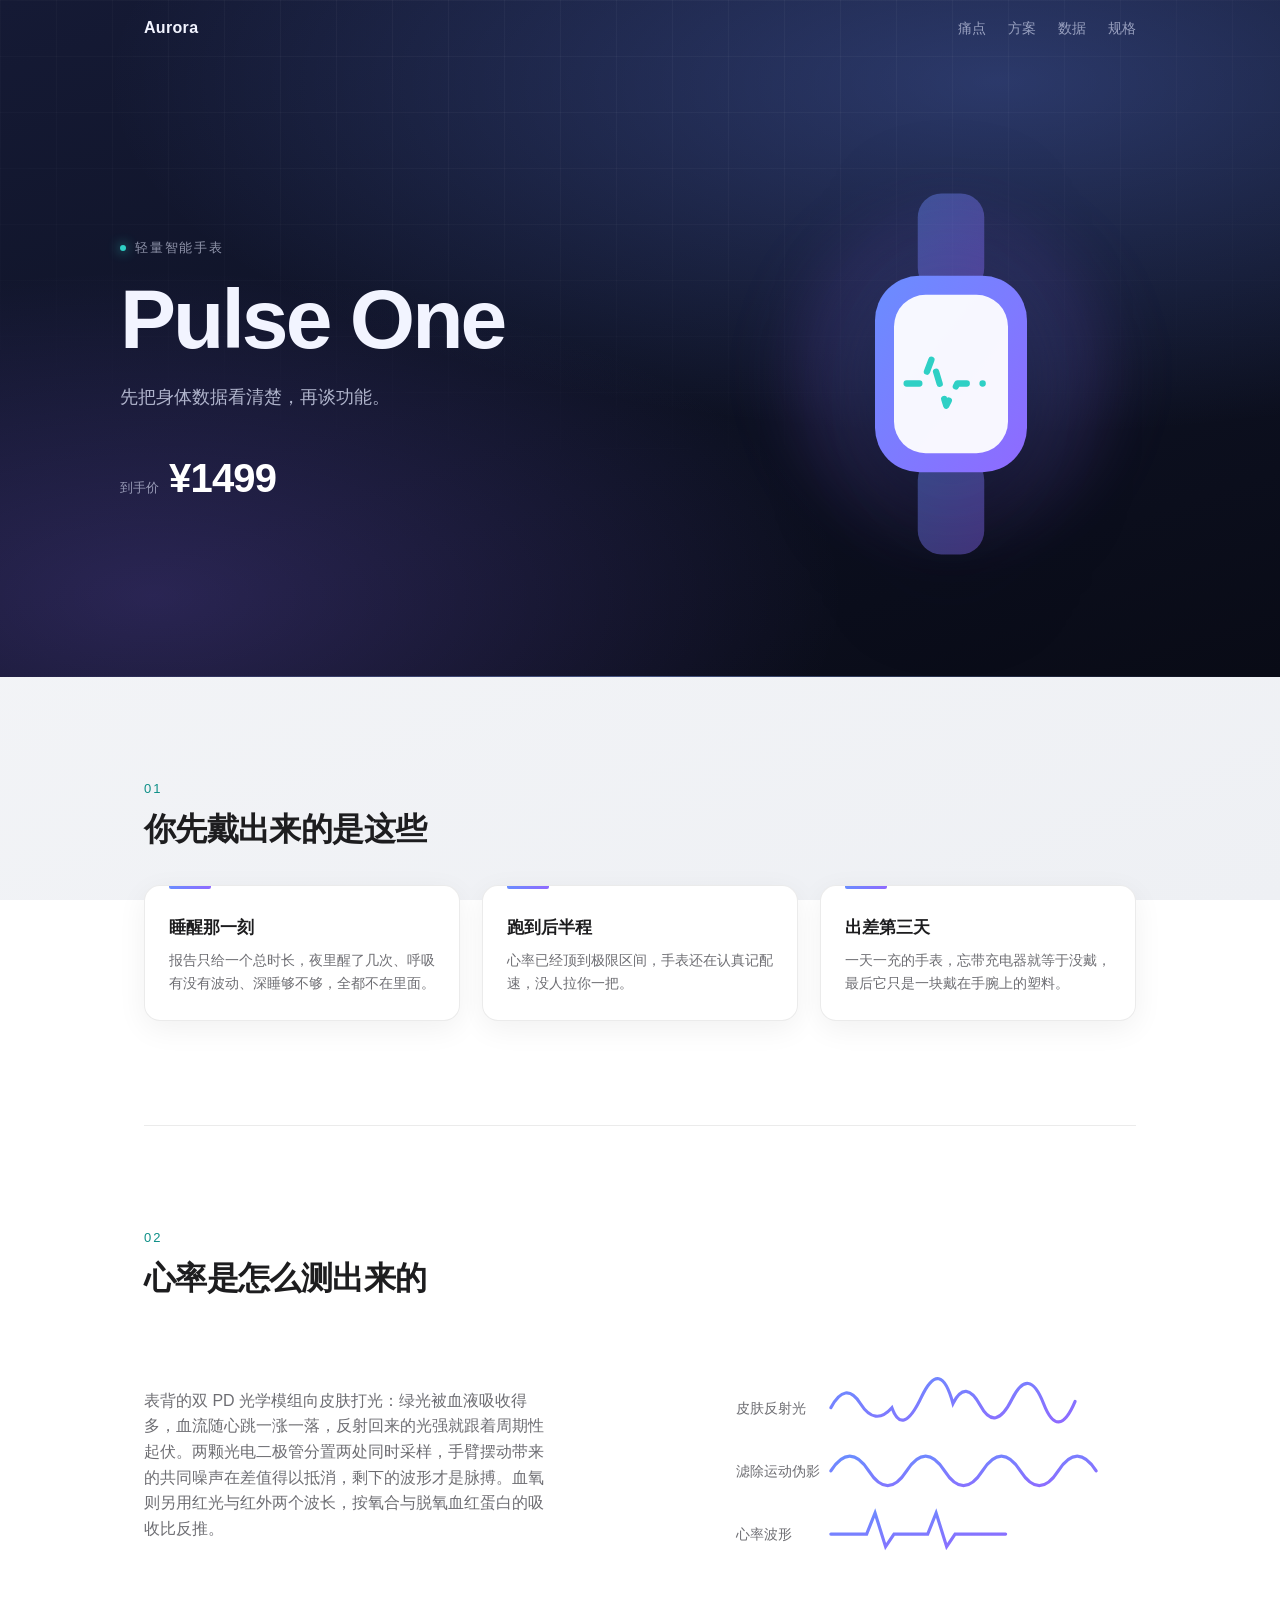
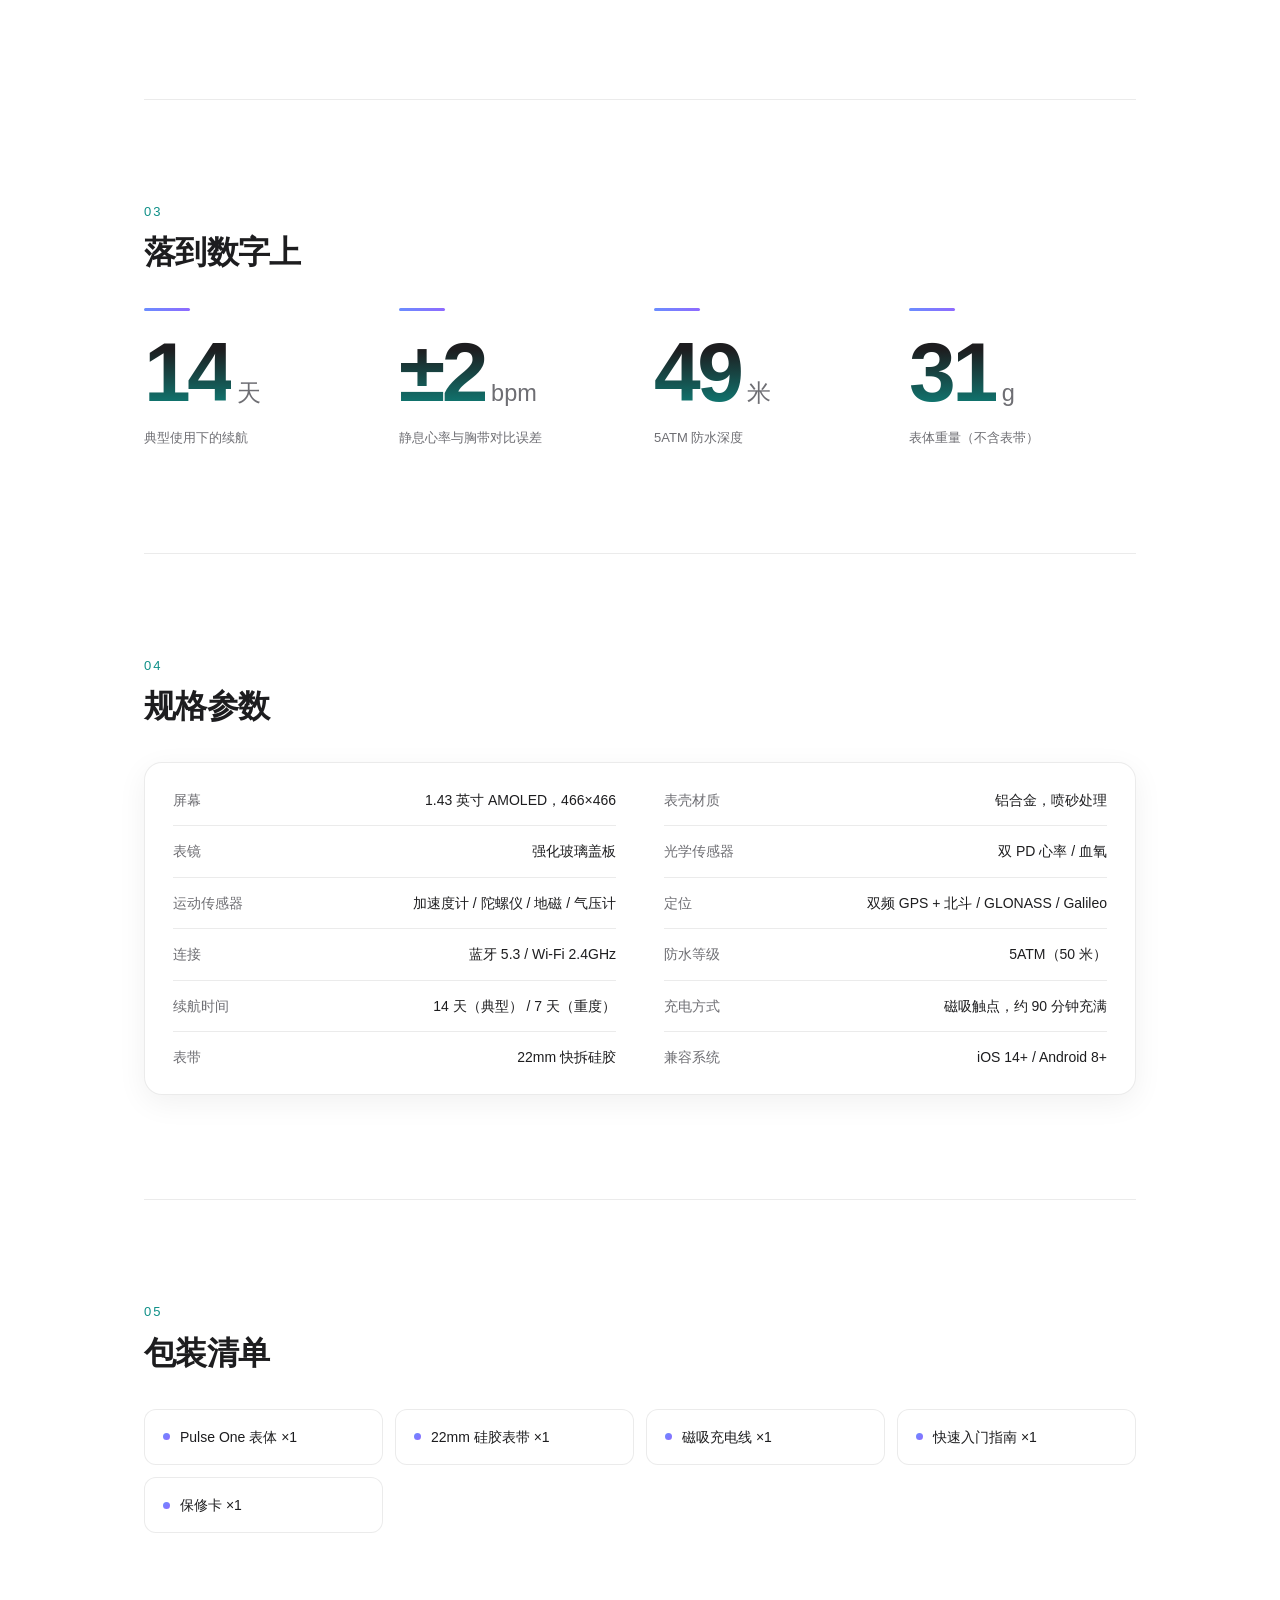
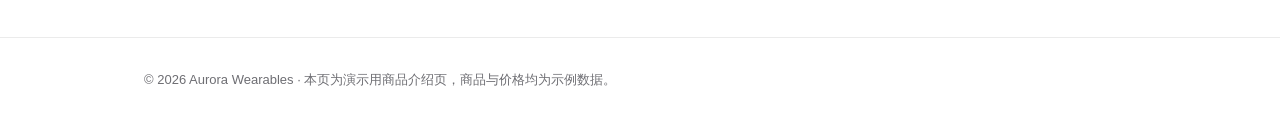
<file: watch.html>
<!DOCTYPE html>
<html lang="zh-CN">
<head>
  <meta charset="UTF-8">
  <meta name="viewport" content="width=device-width, initial-scale=1.0">
  <meta name="description" content="Aurora Pulse One 轻量智能手表：双 PD 光学心率与血氧、双频 GPS、14 天续航、5ATM 防水、32g 表体，含监测原理、数据、规格与包装清单。">
  <meta name="color-scheme" content="light dark">
  <meta name="theme-color" media="(prefers-color-scheme: light)" content="#f6f7f9">
  <meta name="theme-color" media="(prefers-color-scheme: dark)" content="#1c1c1e">
  <link rel="icon" href="data:image/svg+xml,%3Csvg xmlns='http://www.w3.org/2000/svg' viewBox='0 0 64 64'%3E%3Cdefs%3E%3ClinearGradient id='g' x1='0' y1='0' x2='1' y2='1'%3E%3Cstop offset='0' stop-color='%236a8dff'/%3E%3Cstop offset='1' stop-color='%238f6aff'/%3E%3C/linearGradient%3E%3C/defs%3E%3Ccircle cx='32' cy='32' r='32' fill='url(%23g)'/%3E%3Ctext x='32' y='42' font-family='sans-serif' font-size='28' font-weight='600' fill='white' text-anchor='middle'%3EP%3C/text%3E%3C/svg%3E">
  <title>Aurora Pulse One 智能手表 · 商品介绍</title>
  <style>
    :root {
      /* 浅色模式：内容区 */
      --bg-start: #f6f7f9;
      --bg-end: #eef0f4;
      --card-bg: #ffffff;
      --text: #1d1d1f;
      --text-secondary: #6e6e73;
      --border: rgba(0, 0, 0, 0.08);
      --bar-bg: rgba(246, 247, 249, 0.82);
      --focus: #6a8dff;
      --shadow: 0 8px 30px rgba(0, 0, 0, 0.06);
      --shadow-lift: 0 18px 44px rgba(0, 0, 0, 0.12);

      /* 品牌与强调色 */
      --brand-from: #6a8dff;
      --brand-to: #8f6aff;
      --accent: #2fd0c5;
      --accent-ink: #0d8f87;
      --num-from: #1d1d1f;
      --num-to: #0d8f87;
      --halo: rgba(106, 141, 255, 0.3);

      /* 深色舞台：hero 固定深色，不随系统主题变化 */
      --stage-bg: #0d1122;
      --stage-bg-2: #151a35;
      --stage-ink: #f2f4ff;
      --stage-ink-2: rgba(228, 233, 255, 0.74);
      --stage-ink-3: rgba(228, 233, 255, 0.6);
      --stage-grid: rgba(255, 255, 255, 0.035);
      --stage-edge: rgba(143, 176, 255, 0.42);

      --gap-section: 104px;
      --radius-card: 16px;
    }

    @media (prefers-color-scheme: dark) {
      :root {
        --bg-start: #1c1c1e;
        --bg-end: #141416;
        --card-bg: #262629;
        --text: #f5f5f7;
        --text-secondary: #a1a1a6;
        --border: rgba(255, 255, 255, 0.1);
        --bar-bg: rgba(28, 28, 30, 0.82);
        --focus: #8fb0ff;
        --shadow: 0 8px 30px rgba(0, 0, 0, 0.4);
        --shadow-lift: 0 18px 44px rgba(0, 0, 0, 0.55);

        --accent: #4fe0d6;
        --accent-ink: #4fe0d6;
        --num-from: #f5f5f7;
        --num-to: #4fe0d6;
        --halo: rgba(143, 176, 255, 0.18);
      }
    }

    * {
      margin: 0;
      padding: 0;
      box-sizing: border-box;
    }

    html {
      scroll-behavior: smooth;
      scroll-padding-top: 72px;
    }

    body {
      font-family: -apple-system, BlinkMacSystemFont, "Segoe UI", "PingFang SC",
        "Hiragino Sans GB", "Microsoft YaHei", sans-serif;
      background: linear-gradient(160deg, var(--bg-start) 0%, var(--bg-end) 100%);
      background-attachment: fixed;
      color: var(--text);
      line-height: 1.6;
      -webkit-font-smoothing: antialiased;
    }

    .wrap {
      width: 100%;
      max-width: 1040px;
      margin: 0 auto;
      padding: 0 24px;
    }

    .topbar {
      position: sticky;
      top: 0;
      z-index: 10;
      background: var(--bar-bg);
      backdrop-filter: blur(12px);
      border-bottom: 1px solid var(--border);
      transition: background 0.3s ease, border-color 0.3s ease, box-shadow 0.3s ease;
    }

    .topbar-inner {
      height: 56px;
      display: flex;
      align-items: center;
      justify-content: space-between;
      gap: 16px;
    }

    .brand {
      font-size: 16px;
      font-weight: 600;
      letter-spacing: 0.02em;
      text-decoration: none;
      color: var(--text);
      transition: color 0.3s ease;
    }

    .anchors {
      display: flex;
      gap: 22px;
    }

    .anchors a {
      font-size: 14px;
      text-decoration: none;
      color: var(--text-secondary);
      transition: color 0.25s ease;
    }

    .anchors a:hover,
    .anchors a[aria-current="true"] {
      color: var(--text);
    }

    .anchors a[aria-current="true"] {
      font-weight: 600;
    }

    /* 顶栏压在深色舞台上时反白 */
    .topbar.is-over-hero {
      background: transparent;
      border-bottom-color: transparent;
      backdrop-filter: none;
    }

    .topbar.is-over-hero .brand {
      color: var(--stage-ink);
    }

    .topbar.is-over-hero .anchors a {
      color: var(--stage-ink-3);
    }

    .topbar.is-over-hero .anchors a:hover,
    .topbar.is-over-hero .anchors a[aria-current="true"] {
      color: #ffffff;
    }

    .topbar.is-scrolled {
      box-shadow: 0 1px 24px rgba(0, 0, 0, 0.07);
    }

    @media (prefers-color-scheme: dark) {
      .topbar.is-scrolled {
        box-shadow: 0 1px 24px rgba(0, 0, 0, 0.5);
      }
    }

    a:focus-visible {
      outline: 2px solid var(--focus);
      outline-offset: 3px;
      border-radius: 4px;
    }

    /* ---------- hero：跨主题的深色舞台 ---------- */

    .hero-stage {
      position: relative;
      overflow: hidden;
      /* 舞台顶到页面顶端、垫在顶栏之下：抵消顶栏占位，hero 内容位置不变 */
      margin-top: -57px;
      padding-top: 57px;
      background:
        radial-gradient(120% 90% at 78% 12%, rgba(106, 141, 255, 0.3), transparent 58%),
        radial-gradient(90% 80% at 12% 88%, rgba(143, 106, 255, 0.22), transparent 60%),
        linear-gradient(162deg, var(--stage-bg-2) 0%, var(--stage-bg) 62%, #090b16 100%);
    }

    /* 细网格纹理，向下渐隐 */
    .hero-stage::before {
      content: "";
      position: absolute;
      inset: 0;
      background-image:
        linear-gradient(var(--stage-grid) 1px, transparent 1px),
        linear-gradient(90deg, var(--stage-grid) 1px, transparent 1px);
      background-size: 56px 56px;
      -webkit-mask-image: radial-gradient(120% 100% at 50% 0%, #000 18%, transparent 76%);
      mask-image: radial-gradient(120% 100% at 50% 0%, #000 18%, transparent 76%);
      pointer-events: none;
    }

    /* 底部亮线，与浅色内容区衔接 */
    .hero-stage::after {
      content: "";
      position: absolute;
      left: 0;
      right: 0;
      bottom: 0;
      height: 1px;
      background: linear-gradient(90deg, transparent, var(--stage-edge), transparent);
      pointer-events: none;
    }

    .hero {
      position: relative;
      z-index: 1;
      display: grid;
      grid-template-columns: 1.15fr 0.85fr;
      gap: 56px;
      align-items: center;
      min-height: 620px;
      padding: 118px 0 104px;
    }

    .eyebrow {
      display: flex;
      align-items: center;
      gap: 9px;
      font-size: 13px;
      letter-spacing: 0.14em;
      color: var(--stage-ink-3);
      margin-bottom: 18px;
    }

    .eyebrow::before {
      content: "";
      width: 6px;
      height: 6px;
      border-radius: 50%;
      background: var(--accent);
      box-shadow: 0 0 12px var(--accent);
    }

    .hero h1 {
      font-size: clamp(44px, 6.8vw, 84px);
      font-weight: 600;
      letter-spacing: -0.035em;
      line-height: 1.02;
      color: var(--stage-ink);
      margin-bottom: 20px;
    }

    .lede {
      max-width: 32ch;
      font-size: 18px;
      color: var(--stage-ink-2);
      margin-bottom: 34px;
    }

    .price {
      display: flex;
      align-items: baseline;
      gap: 10px;
    }

    .price-label {
      font-size: 13px;
      color: var(--stage-ink-3);
    }

    .price strong {
      font-size: clamp(30px, 3.4vw, 40px);
      font-weight: 600;
      letter-spacing: -0.02em;
      font-variant-numeric: tabular-nums;
      color: #ffffff;
    }

    .hero-visual {
      position: relative;
      display: flex;
      align-items: center;
      justify-content: center;
    }

    .hero-visual::before {
      content: "";
      position: absolute;
      width: 124%;
      aspect-ratio: 1;
      background: radial-gradient(closest-side, rgba(106, 141, 255, 0.42), rgba(143, 106, 255, 0.14) 52%, transparent 72%);
      filter: blur(26px);
      pointer-events: none;
    }

    .hero-visual svg {
      position: relative;
      width: 100%;
      max-width: 380px;
      height: auto;
      filter: drop-shadow(0 24px 48px rgba(4, 6, 16, 0.55));
    }

    /* hero 表盘上的心跳线：虚线持续流动 */
    .pulse-line {
      stroke-dasharray: 8 10;
      animation: pulse-run 2.6s linear infinite;
    }

    @keyframes pulse-run {
      to {
        stroke-dashoffset: -36;
      }
    }

    /* hero 首屏入场：加载即播，不等滚动 */
    .hero-text > * {
      animation: rise 0.85s cubic-bezier(0.2, 0.7, 0.3, 1) both;
    }

    .hero-text > *:nth-child(1) {
      animation-delay: 0.05s;
    }

    .hero-text > *:nth-child(2) {
      animation-delay: 0.14s;
    }

    .hero-text > *:nth-child(3) {
      animation-delay: 0.23s;
    }

    .hero-text > *:nth-child(4) {
      animation-delay: 0.32s;
    }

    .hero-visual {
      animation: pop 1.05s cubic-bezier(0.2, 0.7, 0.3, 1) 0.2s both;
    }

    @keyframes rise {
      from {
        opacity: 0;
        transform: translateY(24px);
      }
      to {
        opacity: 1;
        transform: none;
      }
    }

    @keyframes pop {
      from {
        opacity: 0;
        transform: scale(0.9);
      }
      to {
        opacity: 1;
        transform: none;
      }
    }

    /* ---------- 内容区 ---------- */

    main {
      counter-reset: section;
    }

    .section {
      counter-increment: section;
      padding: var(--gap-section) 0;
      border-top: 1px solid var(--border);
    }

    .wrap > .section:first-child {
      border-top: 0;
    }

    .section h2 {
      font-size: clamp(24px, 3.2vw, 32px);
      font-weight: 600;
      letter-spacing: -0.02em;
      line-height: 1.25;
      margin-bottom: 36px;
    }

    .section h2::before {
      content: counter(section, decimal-leading-zero);
      display: block;
      font-size: 13px;
      font-weight: 500;
      letter-spacing: 0.16em;
      color: var(--accent-ink);
      margin-bottom: 12px;
    }

    /* 痛点：卡片 */
    .pains {
      list-style: none;
      display: grid;
      grid-template-columns: repeat(3, minmax(0, 1fr));
      gap: 22px;
    }

    .pain {
      position: relative;
      padding: 28px 24px 26px;
      border: 1px solid var(--border);
      border-radius: var(--radius-card);
      background: var(--card-bg);
      box-shadow: var(--shadow);
      transition: transform 0.35s cubic-bezier(0.2, 0.7, 0.3, 1),
        box-shadow 0.35s ease, border-color 0.35s ease;
    }

    .pain::before {
      content: "";
      position: absolute;
      top: 0;
      left: 24px;
      width: 42px;
      height: 3px;
      border-radius: 0 0 2px 2px;
      background: linear-gradient(90deg, var(--brand-from), var(--brand-to));
    }

    @media (hover: hover) {
      .pain:hover {
        transform: translateY(-5px);
        box-shadow: var(--shadow-lift);
        border-color: rgba(106, 141, 255, 0.45);
      }
    }

    .pain-where {
      font-size: 17px;
      font-weight: 600;
      margin-bottom: 8px;
    }

    .pain-text {
      font-size: 14px;
      color: var(--text-secondary);
    }

    /* 方案 */
    .solution {
      display: grid;
      grid-template-columns: 1.1fr 0.9fr;
      gap: 56px;
      align-items: center;
    }

    .solution-text p {
      font-size: 16px;
      color: var(--text-secondary);
      max-width: 46ch;
    }

    .solution-visual svg {
      width: 100%;
      height: auto;
      overflow: visible;
    }

    .solution-visual text {
      font-size: 13px;
      fill: var(--text-secondary);
    }

    /* 第一条线轻微呼吸，第二条静止，第三条按真实路径长度绘制 */
    .wave-breathe {
      animation: breathe 3.6s ease-in-out infinite;
    }

    @keyframes breathe {
      0%,
      100% {
        opacity: 0.45;
      }
      50% {
        opacity: 1;
      }
    }

    .wave-draw.is-drawing {
      animation: wave-draw 3.8s cubic-bezier(0.5, 0.05, 0.35, 0.95) 0.2s infinite both;
    }

    @keyframes wave-draw {
      0% {
        stroke-dashoffset: var(--len, 320);
      }
      55%,
      100% {
        stroke-dashoffset: 0;
      }
    }

    /* 数据：大号渐变数字 */
    .stats {
      list-style: none;
      display: grid;
      grid-template-columns: repeat(4, minmax(0, 1fr));
      gap: 28px;
    }

    .stats li {
      position: relative;
      padding-top: 22px;
    }

    .stats li::before {
      content: "";
      position: absolute;
      top: 0;
      left: 0;
      width: 46px;
      height: 3px;
      border-radius: 2px;
      background: linear-gradient(90deg, var(--brand-from), var(--brand-to));
    }

    .stat-value {
      font-size: clamp(52px, 7.6vw, 84px);
      font-weight: 600;
      letter-spacing: -0.04em;
      line-height: 1;
      font-variant-numeric: tabular-nums;
    }

    /* 数字渐变；不支持 background-clip: text 时回落到 color */
    .stat-num {
      color: var(--text);
      background-image: linear-gradient(180deg, var(--num-from) 26%, var(--num-to) 100%);
      -webkit-background-clip: text;
      background-clip: text;
      -webkit-text-fill-color: transparent;
    }

    .stat-value small {
      font-size: 0.28em;
      font-weight: 500;
      letter-spacing: 0;
      margin-left: 6px;
      color: var(--text-secondary);
    }

    .stat-label {
      margin-top: 14px;
      font-size: 13px;
      color: var(--text-secondary);
    }

    /* 规格：一张卡片承载 12 行 */
    .specs-card {
      border: 1px solid var(--border);
      border-radius: 18px;
      background: var(--card-bg);
      box-shadow: var(--shadow);
      padding: 12px 28px;
    }

    .specs {
      display: grid;
      grid-template-columns: repeat(2, minmax(0, 1fr));
      gap: 0 48px;
    }

    .specs > div {
      display: flex;
      align-items: baseline;
      justify-content: space-between;
      gap: 16px;
      padding: 14px 0;
      border-bottom: 1px solid var(--border);
    }

    .specs dt {
      flex: none;
      font-size: 14px;
      color: var(--text-secondary);
    }

    .specs dd {
      font-size: 14px;
      text-align: right;
    }

    /* 列表末尾不留分隔线 */
    @media (min-width: 901px) {
      .specs > div:nth-last-child(-n + 2) {
        border-bottom: 0;
      }
    }

    @media (max-width: 900px) {
      .specs > div:last-child {
        border-bottom: 0;
      }
    }

    /* 包装清单：小卡网格 */
    .box-list {
      list-style: none;
      display: grid;
      grid-template-columns: repeat(auto-fill, minmax(200px, 1fr));
      gap: 12px;
    }

    .box-list li {
      display: flex;
      align-items: center;
      gap: 10px;
      padding: 16px 18px;
      border: 1px solid var(--border);
      border-radius: 12px;
      background: var(--card-bg);
      font-size: 14px;
      transition: border-color 0.3s ease, background 0.3s ease;
    }

    .box-list li::before {
      content: "";
      flex: none;
      width: 7px;
      height: 7px;
      border-radius: 50%;
      background: linear-gradient(135deg, var(--brand-from), var(--brand-to));
      transition: background 0.3s ease, box-shadow 0.3s ease;
    }

    @media (hover: hover) {
      .box-list li:hover {
        border-color: rgba(106, 141, 255, 0.45);
      }

      .box-list li:hover::before {
        background: var(--accent);
        box-shadow: 0 0 10px var(--accent);
      }
    }

    .footer {
      padding: 32px 0 48px;
      border-top: 1px solid var(--border);
      font-size: 13px;
      color: var(--text-secondary);
    }

    /* ---------- 进场动效 ---------- */
    /* 类名由脚本添加，脚本不执行时内容照常完整可见 */

    .reveal {
      opacity: 0;
    }

    .reveal.is-visible {
      opacity: 1;
      animation: block-in 0.6s ease both;
    }

    .reveal-item {
      opacity: 0;
    }

    .reveal-item.is-visible {
      opacity: 1;
      animation: item-in 0.7s cubic-bezier(0.2, 0.7, 0.3, 1) both;
      animation-delay: calc(var(--d, 0) * 70ms);
    }

    /* 用 animation 而不是 transition，避免覆盖卡片自身的 hover 过渡 */
    @keyframes block-in {
      from {
        opacity: 0;
      }
    }

    @keyframes item-in {
      from {
        opacity: 0;
        translate: 0 20px;
      }
    }

    @media (prefers-reduced-motion: reduce) {
      html {
        scroll-behavior: auto;
      }

      .reveal,
      .reveal-item {
        opacity: 1;
        animation: none;
        translate: none;
      }

      .hero-text > *,
      .hero-visual {
        animation: none;
        opacity: 1;
        transform: none;
      }

      .pulse-line,
      .wave-breathe,
      .wave-draw {
        animation: none;
      }

      .wave-draw {
        stroke-dasharray: none;
        stroke-dashoffset: 0;
      }

      .topbar,
      .brand,
      .anchors a,
      .pain,
      .box-list li,
      .box-list li::before {
        transition: none;
      }
    }

    @media (prefers-reduced-motion: reduce) and (hover: hover) {
      .pain:hover,
      .box-list li:hover {
        transform: none;
      }
    }

    @media (max-width: 900px) {
      .hero {
        grid-template-columns: 1fr;
        gap: 44px;
        min-height: 0;
        padding: 76px 0 68px;
      }

      .hero-visual {
        max-width: 400px;
      }

      .lede {
        font-size: 17px;
      }

      .solution {
        grid-template-columns: 1fr;
        gap: 40px;
      }

      .pains {
        grid-template-columns: 1fr;
        gap: 16px;
      }

      .stats {
        grid-template-columns: repeat(2, minmax(0, 1fr));
        gap: 24px;
      }

      .specs {
        grid-template-columns: 1fr;
      }

      .specs-card {
        padding: 8px 20px;
      }

      .section {
        padding: 64px 0;
      }
    }

    @media (max-width: 480px) {
      .hero-visual svg {
        max-width: 260px;
      }

      .hero h1 {
        letter-spacing: -0.03em;
      }

      .anchors {
        gap: 14px;
      }

      .anchors a {
        font-size: 13px;
      }

      .stats {
        gap: 20px;
      }

      .stat-value {
        font-size: clamp(44px, 14vw, 60px);
      }

      .specs dd {
        text-align: left;
      }
    }
  </style>
</head>
<body>
  <header class="topbar">
    <div class="wrap topbar-inner">
      <a class="brand" href="#top">Aurora</a>
      <nav class="anchors" aria-label="页面导航">
        <a href="#pain">痛点</a>
        <a href="#solution">方案</a>
        <a href="#data">数据</a>
        <a href="#specs">规格</a>
      </nav>
    </div>
  </header>

  <main>
    <section class="hero-stage" id="top">
      <div class="wrap hero">
        <div class="hero-text">
          <p class="eyebrow">轻量智能手表</p>
          <h1>Pulse One</h1>
          <p class="lede">先把身体数据看清楚，再谈功能。</p>
          <p class="price">
            <span class="price-label">到手价</span>
            <strong>¥1499</strong>
          </p>
        </div>
        <div class="hero-visual" aria-hidden="true">
          <svg viewBox="0 0 240 240" role="presentation" focusable="false">
            <defs>
              <linearGradient id="pulse" x1="0" y1="0" x2="1" y2="1">
                <stop offset="0" stop-color="#6a8dff"></stop>
                <stop offset="1" stop-color="#8f6aff"></stop>
              </linearGradient>
            </defs>
            <rect x="99" y="6" width="42" height="62" rx="15" fill="url(#pulse)" opacity="0.4"></rect>
            <rect x="99" y="172" width="42" height="62" rx="15" fill="url(#pulse)" opacity="0.4"></rect>
            <rect x="72" y="58" width="96" height="124" rx="28" fill="url(#pulse)"></rect>
            <rect x="84" y="70" width="72" height="100" rx="20" fill="#ffffff" opacity="0.94"></rect>
            <path class="pulse-line" d="M92 126 h10 l6 -16 l9 30 l7 -14 h16"
              fill="none" stroke="#2fd0c5" stroke-width="4"
              stroke-linecap="round" stroke-linejoin="round"></path>
          </svg>
        </div>
      </div>
    </section>

    <div class="wrap">
      <section class="section" id="pain">
        <h2>你先戴出来的是这些</h2>
        <ul class="pains stagger">
          <li class="pain">
            <p class="pain-where">睡醒那一刻</p>
            <p class="pain-text">报告只给一个总时长，夜里醒了几次、呼吸有没有波动、深睡够不够，全都不在里面。</p>
          </li>
          <li class="pain">
            <p class="pain-where">跑到后半程</p>
            <p class="pain-text">心率已经顶到极限区间，手表还在认真记配速，没人拉你一把。</p>
          </li>
          <li class="pain">
            <p class="pain-where">出差第三天</p>
            <p class="pain-text">一天一充的手表，忘带充电器就等于没戴，最后它只是一块戴在手腕上的塑料。</p>
          </li>
        </ul>
      </section>

      <section class="section" id="solution">
        <h2>心率是怎么测出来的</h2>
        <div class="solution stagger">
          <div class="solution-text">
            <p>表背的双 PD 光学模组向皮肤打光：绿光被血液吸收得多，血流随心跳一涨一落，反射回来的光强就跟着周期性起伏。两颗光电二极管分置两处同时采样，手臂摆动带来的共同噪声在差值得以抵消，剩下的波形才是脉搏。血氧则另用红光与红外两个波长，按氧合与脱氧血红蛋白的吸收比反推。</p>
          </div>
          <div class="solution-visual" aria-hidden="true">
            <svg viewBox="0 0 400 240" role="presentation" focusable="false">
              <defs>
                <linearGradient id="pulseWave" x1="0" y1="0" x2="1" y2="1">
                  <stop offset="0" stop-color="#6a8dff"></stop>
                  <stop offset="1" stop-color="#8f6aff"></stop>
                </linearGradient>
              </defs>
              <g fill="none" stroke="url(#pulseWave)" stroke-width="3" stroke-linecap="round">
                <path class="wave-breathe" d="M110 70 q 14 -26 28 -4 t 30 4 q 10 28 28 -10 t 30 6 q 12 -24 26 2 t 30 -6 t 30 4 t 30 -2"></path>
                <path d="M110 130 q 18 -28 36 0 t 36 0 q 18 -28 36 0 t 36 0 q 18 -28 36 0 t 36 0 t 36 0"></path>
                <path class="wave-draw" d="M110 190 h34 l8 -20 l10 32 l8 -12 h32 l8 -20 l10 32 l8 -12 h48"></path>
              </g>
              <g text-anchor="start">
                <text x="20" y="75">皮肤反射光</text>
                <text x="20" y="135">滤除运动伪影</text>
                <text x="20" y="195">心率波形</text>
              </g>
            </svg>
          </div>
        </div>
      </section>

      <section class="section" id="data">
        <h2>落到数字上</h2>
        <ul class="stats stagger">
          <li>
            <p class="stat-value"><span class="stat-num" data-count="14">14</span><small>天</small></p>
            <p class="stat-label">典型使用下的续航</p>
          </li>
          <li>
            <p class="stat-value"><span class="stat-num">±2</span><small>bpm</small></p>
            <p class="stat-label">静息心率与胸带对比误差</p>
          </li>
          <li>
            <p class="stat-value"><span class="stat-num" data-count="50">50</span><small>米</small></p>
            <p class="stat-label">5ATM 防水深度</p>
          </li>
          <li>
            <p class="stat-value"><span class="stat-num" data-count="32">32</span><small>g</small></p>
            <p class="stat-label">表体重量（不含表带）</p>
          </li>
        </ul>
      </section>

      <section class="section" id="specs">
        <h2>规格参数</h2>
        <div class="specs-card">
          <dl class="specs">
            <div>
              <dt>屏幕</dt>
              <dd>1.43 英寸 AMOLED，466×466</dd>
            </div>
            <div>
              <dt>表壳材质</dt>
              <dd>铝合金，喷砂处理</dd>
            </div>
            <div>
              <dt>表镜</dt>
              <dd>强化玻璃盖板</dd>
            </div>
            <div>
              <dt>光学传感器</dt>
              <dd>双 PD 心率 / 血氧</dd>
            </div>
            <div>
              <dt>运动传感器</dt>
              <dd>加速度计 / 陀螺仪 / 地磁 / 气压计</dd>
            </div>
            <div>
              <dt>定位</dt>
              <dd>双频 GPS + 北斗 / GLONASS / Galileo</dd>
            </div>
            <div>
              <dt>连接</dt>
              <dd>蓝牙 5.3 / Wi-Fi 2.4GHz</dd>
            </div>
            <div>
              <dt>防水等级</dt>
              <dd>5ATM（50 米）</dd>
            </div>
            <div>
              <dt>续航时间</dt>
              <dd>14 天（典型） / 7 天（重度）</dd>
            </div>
            <div>
              <dt>充电方式</dt>
              <dd>磁吸触点，约 90 分钟充满</dd>
            </div>
            <div>
              <dt>表带</dt>
              <dd>22mm 快拆硅胶</dd>
            </div>
            <div>
              <dt>兼容系统</dt>
              <dd>iOS 14+ / Android 8+</dd>
            </div>
          </dl>
        </div>
      </section>

      <section class="section" id="box">
        <h2>包装清单</h2>
        <ul class="box-list stagger">
          <li>Pulse One 表体 ×1</li>
          <li>22mm 硅胶表带 ×1</li>
          <li>磁吸充电线 ×1</li>
          <li>快速入门指南 ×1</li>
          <li>保修卡 ×1</li>
        </ul>
      </section>
    </div>
  </main>

  <footer class="footer">
    <div class="wrap">© 2026 Aurora Wearables · 本页为演示用商品介绍页，商品与价格均为示例数据。</div>
  </footer>

  <script>
    (function () {
      var root = document.documentElement;
      var canObserve = 'IntersectionObserver' in window;
      var reduceMotion = window.matchMedia('(prefers-reduced-motion: reduce)').matches;

      // 顶栏状态：不属于动效，任何情况下都要正确
      var topbar = document.querySelector('.topbar');
      var heroStage = document.querySelector('.hero-stage');
      if (topbar && heroStage) {
        var ticking = false;
        var syncTopbar = function () {
          ticking = false;
          var y = window.pageYOffset || root.scrollTop || 0;
          topbar.classList.toggle('is-scrolled', y > 8);
          topbar.classList.toggle(
            'is-over-hero',
            heroStage.getBoundingClientRect().bottom > topbar.offsetHeight
          );
        };
        var onScroll = function () {
          if (ticking) return;
          ticking = true;
          window.requestAnimationFrame(syncTopbar);
        };
        window.addEventListener('scroll', onScroll, { passive: true });
        window.addEventListener('resize', onScroll);
        syncTopbar();
      }

      if (!canObserve || reduceMotion) return;

      // 波形按真实路径长度绘制
      [].slice.call(document.querySelectorAll('.wave-draw')).forEach(function (path) {
        var len = path.getTotalLength();
        path.style.strokeDasharray = len;
        path.style.strokeDashoffset = len;
        path.style.setProperty('--len', len);
        path.classList.add('is-drawing');
      });

      // 数字计数
      var counters = [].slice.call(document.querySelectorAll('[data-count]'));
      var countUp = function (el) {
        var target = parseFloat(el.getAttribute('data-count')) || 0;
        var duration = 900;
        var start = null;
        var tick = function (now) {
          if (start === null) start = now;
          var t = Math.min((now - start) / duration, 1);
          var eased = 1 - Math.pow(1 - t, 3);
          el.textContent = String(Math.round(target * eased));
          if (t < 1) window.requestAnimationFrame(tick);
        };
        window.requestAnimationFrame(tick);
      };

      if (counters.length) {
        var countObserver = new IntersectionObserver(function (entries) {
          entries.forEach(function (entry) {
            if (!entry.isIntersecting) return;
            countObserver.unobserve(entry.target);
            countUp(entry.target);
          });
        }, { threshold: 0.5 });

        counters.forEach(function (el) {
          el.textContent = '0';
          countObserver.observe(el);
        });
      }

      // 滚动进场：.reveal / .reveal-item 由脚本添加
      var revealObserver = new IntersectionObserver(function (entries) {
        entries.forEach(function (entry) {
          if (!entry.isIntersecting) return;
          entry.target.classList.add('is-visible');
          revealObserver.unobserve(entry.target);
        });
      }, { rootMargin: '0px 0px -10% 0px', threshold: 0.08 });

      [].slice.call(document.querySelectorAll('main .section')).forEach(function (el) {
        el.classList.add('reveal');
        revealObserver.observe(el);
      });

      // 区块内子元素按索引错开进场
      [].slice.call(document.querySelectorAll('.stagger')).forEach(function (box) {
        [].slice.call(box.children).forEach(function (el, i) {
          el.classList.add('reveal-item');
          el.style.setProperty('--d', i);
          revealObserver.observe(el);
        });
      });

      // 导航高亮：以视口中线所在的区块为准
      var navTargets = [].slice.call(document.querySelectorAll('main .section[id]'));
      var links = [].slice.call(document.querySelectorAll('.anchors a'));
      var onScreen = [];

      var navObserver = new IntersectionObserver(function (entries) {
        entries.forEach(function (entry) {
          var i = onScreen.indexOf(entry.target);
          if (entry.isIntersecting && i === -1) onScreen.push(entry.target);
          if (!entry.isIntersecting && i > -1) onScreen.splice(i, 1);
        });

        var bandY = window.innerHeight / 2;
        var current = null;
        onScreen.forEach(function (el) {
          var r = el.getBoundingClientRect();
          if (r.top <= bandY && r.bottom >= bandY) current = el;
        });

        links.forEach(function (link) {
          if (current && link.getAttribute('href') === '#' + current.id) {
            link.setAttribute('aria-current', 'true');
          } else {
            link.removeAttribute('aria-current');
          }
        });
      }, { rootMargin: '-45% 0px -45% 0px' });

      navTargets.forEach(function (el) { navObserver.observe(el); });
    })();
  </script>
</body>
</html>
</file>
<file: common.css>
/* 全站公共基础：设计变量、深浅色主题、reset 与基础排版 */

:root {
  --bg-start: #f6f7f9;
  --bg-end: #eef0f4;
  --card-bg: #ffffff;
  --text: #1d1d1f;
  --text-secondary: #6e6e73;
  --focus: #6a8dff;
}

@media (prefers-color-scheme: dark) {
  :root {
    --bg-start: #1c1c1e;
    --bg-end: #141416;
    --card-bg: #2c2c2e;
    --text: #f5f5f7;
    --text-secondary: #a1a1a6;
    --focus: #8fb0ff;
  }
}

* {
  margin: 0;
  padding: 0;
  box-sizing: border-box;
}

body {
  font-family: -apple-system, BlinkMacSystemFont, "Segoe UI", "PingFang SC",
    "Hiragino Sans GB", "Microsoft YaHei", sans-serif;
  background: linear-gradient(160deg, var(--bg-start) 0%, var(--bg-end) 100%);
  color: var(--text);
  -webkit-font-smoothing: antialiased;
}
</file>
